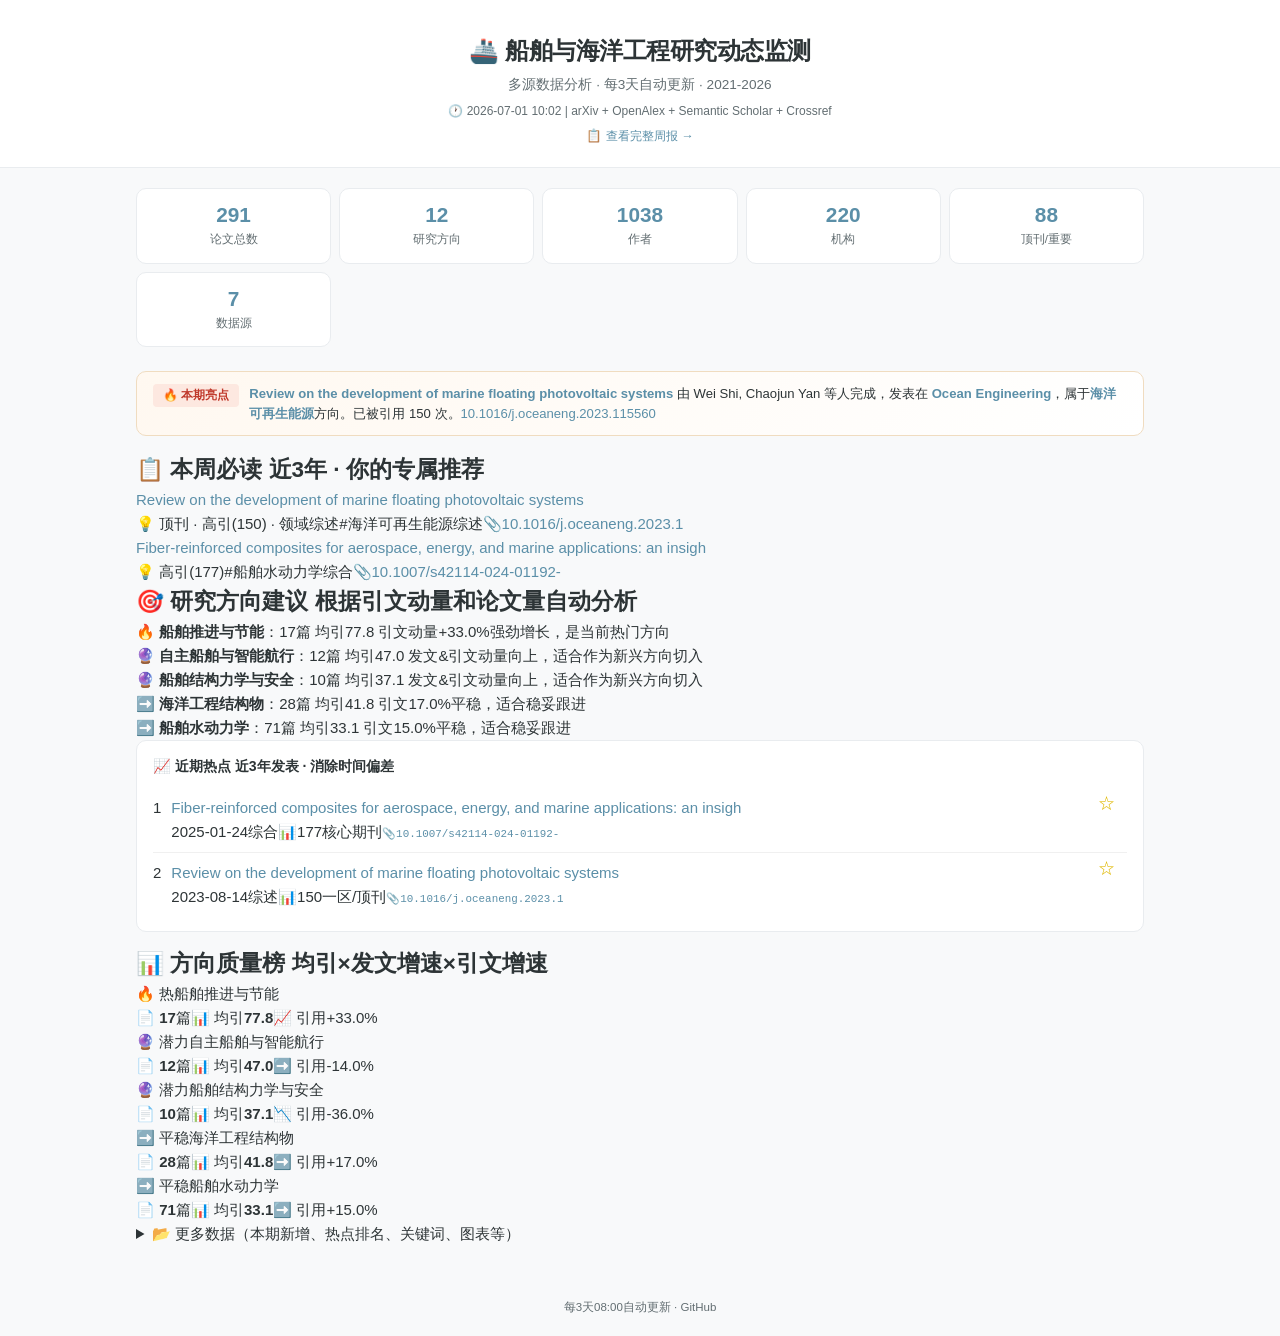
<file: index.html>
<!DOCTYPE html>
<html lang="zh-CN">
<head>
<meta charset="UTF-8"><meta name="viewport" content="width=device-width,initial-scale=1">
<title>船舶研究动态 · 统计看板</title>
<link rel="stylesheet" href="style.css">
<script src="chart.min.js"></script>
</head>
<body>
<header>
<h1>🚢 船舶与海洋工程研究动态监测</h1>
<p class="sub">多源数据分析 · 每3天自动更新 · 2021-2026</p>
<p class="meta">🕐 2026-07-01 10:02 | arXiv + OpenAlex + Semantic Scholar + Crossref</p>
<p style="text-align:center;font-size:.78rem;margin-top:6px"><a href="weekly.html">📋 查看完整周报 →</a></p>
</header>
<main>
<div class="stats-row"><div class="sc"><span class="n">291</span><span class="l">论文总数</span></div><div class="sc"><span class="n">12</span><span class="l">研究方向</span></div><div class="sc"><span class="n">1038</span><span class="l">作者</span></div><div class="sc"><span class="n">220</span><span class="l">机构</span></div><div class="sc"><span class="n">88</span><span class="l">顶刊/重要</span></div><div class="sc"><span class="n">7</span><span class="l">数据源</span></div></div>
<div class="hl"><span class="hl-badge">🔥 本期亮点</span><span class="hl-txt"><b><a href="https://doi.org/10.1016/j.oceaneng.2023.115560" target="_blank">Review on the development of marine floating photovoltaic systems</a></b> 由 Wei Shi, Chaojun Yan 等人完成，发表在 <b>Ocean Engineering</b>，属于<b>海洋可再生能源</b>方向。已被引用 150 次。<a href="https://doi.org/10.1016/j.oceaneng.2023.115560">10.1016/j.oceaneng.2023.115560</a></span></div>
<section class="rec-section rec-top"><h2>📋 本周必读 <span class="hint">近3年 · 你的专属推荐</span></h2><div class="rec-item" data-pid="https://doi.org/10.1016/j.oceaneng.2023.115560"><div class="rec-t"><a href="https://doi.org/10.1016/j.oceaneng.2023.115560" target="_blank">Review on the development of marine floating photovoltaic systems</a></div><div class="rec-m"><span class="rec-why">💡 顶刊 · 高引(150) · 领域综述</span><span class="rec-tag">#海洋可再生能源</span><span class="rec-pt">综述</span><a href="https://doi.org/10.1016/j.oceaneng.2023.115560" target="_blank">📎10.1016/j.oceaneng.2023.1</a></div></div><div class="rec-item" data-pid="https://doi.org/10.1007/s42114-024-01192-y"><div class="rec-t"><a href="https://doi.org/10.1007/s42114-024-01192-y" target="_blank">Fiber-reinforced composites for aerospace, energy, and marine applications: an insigh</a></div><div class="rec-m"><span class="rec-why">💡 高引(177)</span><span class="rec-tag">#船舶水动力学</span><span class="rec-pt">综合</span><a href="https://doi.org/10.1007/s42114-024-01192-y" target="_blank">📎10.1007/s42114-024-01192-</a></div></div></section>
<section class="quality-s"><h2>🎯 研究方向建议 <span class="hint">根据引文动量和论文量自动分析</span></h2><div class="advice-list"><div class="advice-item">🔥 <b>船舶推进与节能</b>：17篇 均引77.8 引文动量+33.0%强劲增长，是当前热门方向</div><div class="advice-item">🔮 <b>自主船舶与智能航行</b>：12篇 均引47.0 发文&引文动量向上，适合作为新兴方向切入</div><div class="advice-item">🔮 <b>船舶结构力学与安全</b>：10篇 均引37.1 发文&引文动量向上，适合作为新兴方向切入</div><div class="advice-item">➡️ <b>海洋工程结构物</b>：28篇 均引41.8 引文17.0%平稳，适合稳妥跟进</div><div class="advice-item">➡️ <b>船舶水动力学</b>：71篇 均引33.1 引文15.0%平稳，适合稳妥跟进</div></div></section>
<section class="kw-section"><h2>📈 近期热点 <span class="hint">近3年发表 · 消除时间偏差</span></h2><div class="hot-grid"><div class="hp hp-sm" data-pid="https://doi.org/10.1007/s42114-024-01192-y"><span class="hp-n">1</span><button class="bm-btn" onclick="toggleBm(this)" title="收藏">☆</button><div class="hp-b"><div class="hp-t"><a href="https://doi.org/10.1007/s42114-024-01192-y" target="_blank">Fiber-reinforced composites for aerospace, energy, and marine applications: an insigh</a></div><div class="hp-m"><span>2025-01-24</span><span class="pt 综合">综合</span><span class="ci">📊177</span><span class="rk">核心期刊</span><a href="https://doi.org/10.1007/s42114-024-01192-y" class="doi" target="_blank">📎10.1007/s42114-024-01192-</a></div></div></div><div class="hp hp-sm" data-pid="https://doi.org/10.1016/j.oceaneng.2023.115560"><span class="hp-n">2</span><button class="bm-btn" onclick="toggleBm(this)" title="收藏">☆</button><div class="hp-b"><div class="hp-t"><a href="https://doi.org/10.1016/j.oceaneng.2023.115560" target="_blank">Review on the development of marine floating photovoltaic systems</a></div><div class="hp-m"><span>2023-08-14</span><span class="pt 综述">综述</span><span class="ci">📊150</span><span class="rk">一区/顶刊</span><a href="https://doi.org/10.1016/j.oceaneng.2023.115560" class="doi" target="_blank">📎10.1016/j.oceaneng.2023.1</a></div></div></div></div></section>
<section class="quality-s"><h2>📊 方向质量榜 <span class="hint">均引×发文增速×引文增速</span></h2><div class="qi-grid"><div class="qi-item"><div class="qi-header"><span class="qp-badge q-hot">🔥 热</span><span class="qi-name" onclick="searchDir('船舶推进与节能')">船舶推进与节能</span></div><div class="qi-body"><span class="qi-stat">📄 <b>17</b>篇</span><span class="qi-stat">📊 均引<b>77.8</b></span><span class="qi-stat">📈 引用+33.0%</span></div></div><div class="qi-item"><div class="qi-header"><span class="qp-badge">🔮 潜力</span><span class="qi-name" onclick="searchDir('自主船舶与智能航行')">自主船舶与智能航行</span></div><div class="qi-body"><span class="qi-stat">📄 <b>12</b>篇</span><span class="qi-stat">📊 均引<b>47.0</b></span><span class="qi-stat">➡️ 引用-14.0%</span></div></div><div class="qi-item"><div class="qi-header"><span class="qp-badge">🔮 潜力</span><span class="qi-name" onclick="searchDir('船舶结构力学与安全')">船舶结构力学与安全</span></div><div class="qi-body"><span class="qi-stat">📄 <b>10</b>篇</span><span class="qi-stat">📊 均引<b>37.1</b></span><span class="qi-stat">📉 引用-36.0%</span></div></div><div class="qi-item"><div class="qi-header"><span class="qp-badge q-flat">➡️ 平稳</span><span class="qi-name" onclick="searchDir('海洋工程结构物')">海洋工程结构物</span></div><div class="qi-body"><span class="qi-stat">📄 <b>28</b>篇</span><span class="qi-stat">📊 均引<b>41.8</b></span><span class="qi-stat">➡️ 引用+17.0%</span></div></div><div class="qi-item"><div class="qi-header"><span class="qp-badge q-flat">➡️ 平稳</span><span class="qi-name" onclick="searchDir('船舶水动力学')">船舶水动力学</span></div><div class="qi-body"><span class="qi-stat">📄 <b>71</b>篇</span><span class="qi-stat">📊 均引<b>33.1</b></span><span class="qi-stat">➡️ 引用+15.0%</span></div></div></div></section>
<details><summary class="more-toggle">📂 更多数据（本期新增、热点排名、关键词、图表等）</summary>
<section class="new-section"><h2>📰 本期新增 <span class="new-count">20篇</span></h2><div class="hp" data-pid="http://arxiv.org/abs/2606.22638v1"><span class="new-badge">🆕</span><div class="hp-b"><div class="hp-t"><a href="http://arxiv.org/abs/2606.22638v1" target="_blank">Bi-stable Nonlinear Energy Sinks (BNESs) for Response Mitigation and Drag Reduction of Sub</a></div><div class="hp-m"><span>2026-06-21</span><span class="ci">📊0</span><span class="rk">预印本</span><a href="https://doi.org/10.48550/arXiv.2606.22638" class="doi" target="_blank">10.48550/arXiv.2606.22638</a></div></div></div><div class="hp" data-pid="http://arxiv.org/abs/2606.31216v1"><span class="new-badge">🆕</span><div class="hp-b"><div class="hp-t"><a href="http://arxiv.org/abs/2606.31216v1" target="_blank">Information-Aided DVL Calibration</a></div><div class="hp-m"><span>2026-06-30</span><span class="ci">📊0</span><span class="rk">预印本</span><a href="https://doi.org/10.48550/arXiv.2606.31216" class="doi" target="_blank">10.48550/arXiv.2606.31216</a></div></div></div><div class="hp" data-pid="http://arxiv.org/abs/2606.31654v1"><span class="new-badge">🆕</span><div class="hp-b"><div class="hp-t"><a href="http://arxiv.org/abs/2606.31654v1" target="_blank">DynFly: Dynamic-Aware Continuous Trajectory Generation for UAV Vision-Language Navigation </a></div><div class="hp-m"><span>2026-06-30</span><span class="ci">📊0</span><span class="rk">预印本</span><a href="https://doi.org/10.48550/arXiv.2606.31654" class="doi" target="_blank">10.48550/arXiv.2606.31654</a></div></div></div><div class="hp" data-pid="http://arxiv.org/abs/2606.18927v1"><span class="new-badge">🆕</span><div class="hp-b"><div class="hp-t"><a href="http://arxiv.org/abs/2606.18927v1" target="_blank">APU-Accelerated Large Eddy Simulation with the Discontinuous Galerkin Solver GALÆXI</a></div><div class="hp-m"><span>2026-06-17</span><span class="ci">📊0</span><span class="rk">预印本</span><a href="https://doi.org/10.48550/arXiv.2606.18927" class="doi" target="_blank">10.48550/arXiv.2606.18927</a></div></div></div><div class="hp" data-pid="http://arxiv.org/abs/2606.27597v1"><span class="new-badge">🆕</span><div class="hp-b"><div class="hp-t"><a href="http://arxiv.org/abs/2606.27597v1" target="_blank">Toward a Universal Framework for the Internal Gravity Wave Spectrum</a></div><div class="hp-m"><span>2026-06-25</span><span class="ci">📊0</span><span class="rk">预印本</span><a href="https://doi.org/10.48550/arXiv.2606.27597" class="doi" target="_blank">10.48550/arXiv.2606.27597</a></div></div></div><div class="hp" data-pid="http://arxiv.org/abs/2606.25751v1"><span class="new-badge">🆕</span><div class="hp-b"><div class="hp-t"><a href="http://arxiv.org/abs/2606.25751v1" target="_blank">A Novel Methodology for Evaluating Positive Phase Blast Wave Loading Parameters Using High</a></div><div class="hp-m"><span>2026-06-24</span><span class="ci">📊0</span><span class="rk">预印本</span><a href="https://doi.org/10.48550/arXiv.2606.25751" class="doi" target="_blank">10.48550/arXiv.2606.25751</a></div></div></div><div class="hp" data-pid="http://arxiv.org/abs/2606.31613v1"><span class="new-badge">🆕</span><div class="hp-b"><div class="hp-t"><a href="http://arxiv.org/abs/2606.31613v1" target="_blank">Robust Autonomous UAV Landing on Maritime Platforms via Multimodal Agentic AI and Active W</a></div><div class="hp-m"><span>2026-06-30</span><span class="ci">📊0</span><span class="rk">预印本</span><a href="https://doi.org/10.48550/arXiv.2606.31613" class="doi" target="_blank">10.48550/arXiv.2606.31613</a></div></div></div><div class="hp" data-pid="https://www.semanticscholar.org/paper/f287f3d9c9f44a9d0a02008df16710d24025e048"><span class="new-badge">🆕</span><div class="hp-b"><div class="hp-t"><a href="https://www.semanticscholar.org/paper/f287f3d9c9f44a9d0a02008df16710d24025e048" target="_blank">Assessment of the ultimate and residual strength of a ship's hull</a></div><div class="hp-m"><span>2026-06-21</span><span class="ci">📊0</span><span class="rk">核心期刊</span><a href="https://doi.org/10.37890/jwt.vi87.697" class="doi" target="_blank">10.37890/jwt.vi87.697</a></div></div></div></section>
<div class="charts-row">
<div class="cc"><h2>📊 研究方向分布</h2><div class="cw"><canvas id="c1"></canvas></div></div>
<div class="cc"><h2>📈 发文趋势</h2><div class="cw"><canvas id="c2"></canvas></div></div>
<div class="cc"><h2>🏆 期刊等级</h2><div class="cw"><canvas id="c3"></canvas></div></div>
</div>
<section class="hot"><h2>🔥 热点论文 · 综合排名</h2><p class="hint">引用+时效加权（全场）</p><div class="hp" data-pid="https://doi.org/10.3390/jmse9040415"><span class="hp-n">1</span><button class="bm-btn" onclick="toggleBm(this)" title="收藏">☆</button><div class="hp-b"><div class="hp-t"><a href="https://doi.org/10.3390/jmse9040415" target="_blank">Decarbonization in Shipping Industry: A Review of Research, Technology Development, and In</a></div><div class="hp-m"><span>2021-04-13</span><span class="ci">📊291</span><span class="rk">核心期刊</span><a href="https://doi.org/10.3390/jmse9040415" class="doi" target="_blank">10.3390/jmse9040415</a></div></div></div><div class="hp" data-pid="https://doi.org/10.1109/tpel.2021.3128417"><span class="hp-n">2</span><button class="bm-btn" onclick="toggleBm(this)" title="收藏">☆</button><div class="hp-b"><div class="hp-t"><a href="https://doi.org/10.1109/tpel.2021.3128417" target="_blank">A Review of DC Shipboard Microgrids—Part I: Power Architectures, Energy Storage, and Power</a></div><div class="hp-m"><span>2021-11-16</span><span class="ci">📊235</span><span class="rk">核心期刊</span><a href="https://doi.org/10.1109/tpel.2021.3128417" class="doi" target="_blank">10.1109/tpel.2021.3128417</a></div></div></div><div class="hp" data-pid="https://doi.org/10.1007/s42114-024-01192-y"><span class="hp-n">3</span><button class="bm-btn" onclick="toggleBm(this)" title="收藏">☆</button><div class="hp-b"><div class="hp-t"><a href="https://doi.org/10.1007/s42114-024-01192-y" target="_blank">Fiber-reinforced composites for aerospace, energy, and marine applications: an insight int</a></div><div class="hp-m"><span>2025-01-24</span><span class="ci">📊177</span><span class="rk">核心期刊</span><a href="https://doi.org/10.1007/s42114-024-01192-y" class="doi" target="_blank">10.1007/s42114-024-01192-y</a></div></div></div><div class="hp" data-pid="https://doi.org/10.3390/jmse9091020"><span class="hp-n">4</span><button class="bm-btn" onclick="toggleBm(this)" title="收藏">☆</button><div class="hp-b"><div class="hp-t"><a href="https://doi.org/10.3390/jmse9091020" target="_blank">AUV Trajectory Tracking Models and Control Strategies: A Review</a></div><div class="hp-m"><span>2021-09-17</span><span class="ci">📊174</span><span class="rk">核心期刊</span><a href="https://doi.org/10.3390/jmse9091020" class="doi" target="_blank">10.3390/jmse9091020</a></div></div></div><div class="hp" data-pid="https://doi.org/10.3390/jmse10091222"><span class="hp-n">5</span><button class="bm-btn" onclick="toggleBm(this)" title="收藏">☆</button><div class="hp-b"><div class="hp-t"><a href="https://doi.org/10.3390/jmse10091222" target="_blank">An Extensive Review of Liquid Hydrogen in Transportation with Focus on the Maritime Sector</a></div><div class="hp-m"><span>2022-09-01</span><span class="ci">📊173</span><span class="rk">核心期刊</span><a href="https://doi.org/10.3390/jmse10091222" class="doi" target="_blank">10.3390/jmse10091222</a></div></div></div><div class="hp" data-pid="https://doi.org/10.1016/j.apenergy.2021.117100"><span class="hp-n">6</span><button class="bm-btn" onclick="toggleBm(this)" title="收藏">☆</button><div class="hp-b"><div class="hp-t"><a href="https://doi.org/10.1016/j.apenergy.2021.117100" target="_blank">Geometric optimisation of wave energy conversion devices: A survey</a></div><div class="hp-m"><span>2021-05-26</span><span class="ci">📊163</span><span class="rk">一区/顶刊</span><a href="https://doi.org/10.1016/j.apenergy.2021.117100" class="doi" target="_blank">10.1016/j.apenergy.2021.117100</a></div></div></div><div class="hp" data-pid="https://doi.org/10.3390/en16010002"><span class="hp-n">7</span><button class="bm-btn" onclick="toggleBm(this)" title="收藏">☆</button><div class="hp-b"><div class="hp-t"><a href="https://doi.org/10.3390/en16010002" target="_blank">Floating Offshore Wind Turbines: Current Status and Future Prospects</a></div><div class="hp-m"><span>2022-12-20</span><span class="ci">📊158</span><span class="rk">核心期刊</span><a href="https://doi.org/10.3390/en16010002" class="doi" target="_blank">10.3390/en16010002</a></div></div></div><div class="hp" data-pid="https://doi.org/10.1016/j.oceaneng.2023.114670"><span class="hp-n">8</span><button class="bm-btn" onclick="toggleBm(this)" title="收藏">☆</button><div class="hp-b"><div class="hp-t"><a href="https://doi.org/10.1016/j.oceaneng.2023.114670" target="_blank">Review of current regulations, available technologies, and future trends in the green ship</a></div><div class="hp-m"><span>2023-05-11</span><span class="ci">📊157</span><span class="rk">一区/顶刊</span><a href="https://doi.org/10.1016/j.oceaneng.2023.114670" class="doi" target="_blank">10.1016/j.oceaneng.2023.114670</a></div></div></div><div class="hp" data-pid="https://doi.org/10.1016/j.oceaneng.2023.115560"><span class="hp-n">9</span><button class="bm-btn" onclick="toggleBm(this)" title="收藏">☆</button><div class="hp-b"><div class="hp-t"><a href="https://doi.org/10.1016/j.oceaneng.2023.115560" target="_blank">Review on the development of marine floating photovoltaic systems</a></div><div class="hp-m"><span>2023-08-14</span><span class="ci">📊150</span><span class="rk">一区/顶刊</span><a href="https://doi.org/10.1016/j.oceaneng.2023.115560" class="doi" target="_blank">10.1016/j.oceaneng.2023.115560</a></div></div></div><div class="hp" data-pid="https://doi.org/10.3390/polym13020173"><span class="hp-n">10</span><button class="bm-btn" onclick="toggleBm(this)" title="收藏">☆</button><div class="hp-b"><div class="hp-t"><a href="https://doi.org/10.3390/polym13020173" target="_blank">Mechanical Properties of Protective Coatings against Marine Fouling: A Review</a></div><div class="hp-m"><span>2021-01-06</span><span class="ci">📊137</span><span class="rk">核心期刊</span><a href="https://doi.org/10.3390/polym13020173" class="doi" target="_blank">10.3390/polym13020173</a></div></div></div></section>
<section class="kw-section"><h2>🔍 研究热度关键词 Top 10</h2><div class="kw-grid"><div class="kw-item"><div class="kw-name">CFD模拟<span class="gr-down">📉</span></div><div class="kw-count">48</div><div class="kw-trend"><div class="kw-bar"><span class="kw-y">2021</span><div class="kw-fill-w"><div class="kw-fill" style="width:88%"></div></div><span class="kw-c">8</span></div><div class="kw-bar"><span class="kw-y">2022</span><div class="kw-fill-w"><div class="kw-fill" style="width:66%"></div></div><span class="kw-c">6</span></div><div class="kw-bar"><span class="kw-y">2023</span><div class="kw-fill-w"><div class="kw-fill" style="width:100%"></div></div><span class="kw-c">9</span></div><div class="kw-bar"><span class="kw-y">2024</span><div class="kw-fill-w"><div class="kw-fill" style="width:100%"></div></div><span class="kw-c">9</span></div><div class="kw-bar"><span class="kw-y">2025</span><div class="kw-fill-w"><div class="kw-fill" style="width:22%"></div></div><span class="kw-c">2</span></div><div class="kw-bar"><span class="kw-y">2026</span><div class="kw-fill-w"><div class="kw-fill" style="width:77%"></div></div><span class="kw-c">7</span></div></div></div><div class="kw-item"><div class="kw-name">粘性流<span class="gr-up">📈</span></div><div class="kw-count">25</div><div class="kw-trend"><div class="kw-bar"><span class="kw-y">2021</span><div class="kw-fill-w"><div class="kw-fill" style="width:66%"></div></div><span class="kw-c">4</span></div><div class="kw-bar"><span class="kw-y">2022</span><div class="kw-fill-w"><div class="kw-fill" style="width:16%"></div></div><span class="kw-c">1</span></div><div class="kw-bar"><span class="kw-y">2023</span><div class="kw-fill-w"><div class="kw-fill" style="width:66%"></div></div><span class="kw-c">4</span></div><div class="kw-bar"><span class="kw-y">2024</span><div class="kw-fill-w"><div class="kw-fill" style="width:100%"></div></div><span class="kw-c">6</span></div><div class="kw-bar"><span class="kw-y">2026</span><div class="kw-fill-w"><div class="kw-fill" style="width:83%"></div></div><span class="kw-c">5</span></div></div></div><div class="kw-item"><div class="kw-name">导航定位<span class="gr-down">📉</span></div><div class="kw-count">17</div><div class="kw-trend"><div class="kw-bar"><span class="kw-y">2022</span><div class="kw-fill-w"><div class="kw-fill" style="width:100%"></div></div><span class="kw-c">4</span></div><div class="kw-bar"><span class="kw-y">2023</span><div class="kw-fill-w"><div class="kw-fill" style="width:100%"></div></div><span class="kw-c">4</span></div><div class="kw-bar"><span class="kw-y">2024</span><div class="kw-fill-w"><div class="kw-fill" style="width:25%"></div></div><span class="kw-c">1</span></div><div class="kw-bar"><span class="kw-y">2025</span><div class="kw-fill-w"><div class="kw-fill" style="width:50%"></div></div><span class="kw-c">2</span></div><div class="kw-bar"><span class="kw-y">2026</span><div class="kw-fill-w"><div class="kw-fill" style="width:50%"></div></div><span class="kw-c">2</span></div></div></div><div class="kw-item"><div class="kw-name">耐波性<span class="gr-down">📉</span></div><div class="kw-count">11</div><div class="kw-trend"><div class="kw-bar"><span class="kw-y">2021</span><div class="kw-fill-w"><div class="kw-fill" style="width:50%"></div></div><span class="kw-c">2</span></div><div class="kw-bar"><span class="kw-y">2022</span><div class="kw-fill-w"><div class="kw-fill" style="width:100%"></div></div><span class="kw-c">4</span></div><div class="kw-bar"><span class="kw-y">2023</span><div class="kw-fill-w"><div class="kw-fill" style="width:75%"></div></div><span class="kw-c">3</span></div><div class="kw-bar"><span class="kw-y">2024</span><div class="kw-fill-w"><div class="kw-fill" style="width:25%"></div></div><span class="kw-c">1</span></div><div class="kw-bar"><span class="kw-y">2026</span><div class="kw-fill-w"><div class="kw-fill" style="width:25%"></div></div><span class="kw-c">1</span></div></div></div><div class="kw-item"><div class="kw-name">CFD方法<span class="gr-up">📈</span></div><div class="kw-count">10</div><div class="kw-trend"><div class="kw-bar"><span class="kw-y">2021</span><div class="kw-fill-w"><div class="kw-fill" style="width:66%"></div></div><span class="kw-c">2</span></div><div class="kw-bar"><span class="kw-y">2022</span><div class="kw-fill-w"><div class="kw-fill" style="width:33%"></div></div><span class="kw-c">1</span></div><div class="kw-bar"><span class="kw-y">2023</span><div class="kw-fill-w"><div class="kw-fill" style="width:66%"></div></div><span class="kw-c">2</span></div><div class="kw-bar"><span class="kw-y">2024</span><div class="kw-fill-w"><div class="kw-fill" style="width:33%"></div></div><span class="kw-c">1</span></div><div class="kw-bar"><span class="kw-y">2026</span><div class="kw-fill-w"><div class="kw-fill" style="width:100%"></div></div><span class="kw-c">3</span></div></div></div><div class="kw-item"><div class="kw-name">操纵性<span class="gr-down">📉</span></div><div class="kw-count">10</div><div class="kw-trend"><div class="kw-bar"><span class="kw-y">2021</span><div class="kw-fill-w"><div class="kw-fill" style="width:50%"></div></div><span class="kw-c">2</span></div><div class="kw-bar"><span class="kw-y">2022</span><div class="kw-fill-w"><div class="kw-fill" style="width:100%"></div></div><span class="kw-c">4</span></div><div class="kw-bar"><span class="kw-y">2023</span><div class="kw-fill-w"><div class="kw-fill" style="width:25%"></div></div><span class="kw-c">1</span></div><div class="kw-bar"><span class="kw-y">2026</span><div class="kw-fill-w"><div class="kw-fill" style="width:25%"></div></div><span class="kw-c">1</span></div></div></div><div class="kw-item"><div class="kw-name">编队控制<span class="gr-flat">➡️</span></div><div class="kw-count">7</div><div class="kw-trend"><div class="kw-bar"><span class="kw-y">2021</span><div class="kw-fill-w"><div class="kw-fill" style="width:50%"></div></div><span class="kw-c">1</span></div><div class="kw-bar"><span class="kw-y">2023</span><div class="kw-fill-w"><div class="kw-fill" style="width:100%"></div></div><span class="kw-c">2</span></div><div class="kw-bar"><span class="kw-y">2025</span><div class="kw-fill-w"><div class="kw-fill" style="width:50%"></div></div><span class="kw-c">1</span></div><div class="kw-bar"><span class="kw-y">2026</span><div class="kw-fill-w"><div class="kw-fill" style="width:100%"></div></div><span class="kw-c">2</span></div></div></div><div class="kw-item"><div class="kw-name">立管与锚泊<span class="gr-up">📈</span></div><div class="kw-count">7</div><div class="kw-trend"><div class="kw-bar"><span class="kw-y">2021</span><div class="kw-fill-w"><div class="kw-fill" style="width:50%"></div></div><span class="kw-c">1</span></div><div class="kw-bar"><span class="kw-y">2023</span><div class="kw-fill-w"><div class="kw-fill" style="width:100%"></div></div><span class="kw-c">2</span></div><div class="kw-bar"><span class="kw-y">2024</span><div class="kw-fill-w"><div class="kw-fill" style="width:100%"></div></div><span class="kw-c">2</span></div><div class="kw-bar"><span class="kw-y">2025</span><div class="kw-fill-w"><div class="kw-fill" style="width:100%"></div></div><span class="kw-c">2</span></div></div></div><div class="kw-item"><div class="kw-name">平台设计<span class="gr-up">📈</span></div><div class="kw-count">7</div><div class="kw-trend"><div class="kw-bar"><span class="kw-y">2021</span><div class="kw-fill-w"><div class="kw-fill" style="width:50%"></div></div><span class="kw-c">1</span></div><div class="kw-bar"><span class="kw-y">2022</span><div class="kw-fill-w"><div class="kw-fill" style="width:50%"></div></div><span class="kw-c">1</span></div><div class="kw-bar"><span class="kw-y">2023</span><div class="kw-fill-w"><div class="kw-fill" style="width:100%"></div></div><span class="kw-c">2</span></div><div class="kw-bar"><span class="kw-y">2024</span><div class="kw-fill-w"><div class="kw-fill" style="width:100%"></div></div><span class="kw-c">2</span></div><div class="kw-bar"><span class="kw-y">2025</span><div class="kw-fill-w"><div class="kw-fill" style="width:50%"></div></div><span class="kw-c">1</span></div></div></div><div class="kw-item"><div class="kw-name">排放控制<span class="gr-flat">➡️</span></div><div class="kw-count">5</div><div class="kw-trend"><div class="kw-bar"><span class="kw-y">2021</span><div class="kw-fill-w"><div class="kw-fill" style="width:100%"></div></div><span class="kw-c">2</span></div><div class="kw-bar"><span class="kw-y">2022</span><div class="kw-fill-w"><div class="kw-fill" style="width:50%"></div></div><span class="kw-c">1</span></div><div class="kw-bar"><span class="kw-y">2024</span><div class="kw-fill-w"><div class="kw-fill" style="width:100%"></div></div><span class="kw-c">2</span></div></div></div></div></section>
<section class="country-s"><h2>🌏 地域分布 · 国内 vs 国外</h2><div class="country-grid"><div class="cg-item intl"><span class="cg-flag">🌍</span><span class="cg-name">国外</span><span class="cg-count">278篇</span><span class="cg-insts">191个机构</span></div><div class="country-bar-inner"><div class="cbar intl" style="width:100.0%"></div><div class="cbar cn" style="width:20.1%"></div></div><div class="cg-item cn"><span class="cg-flag">🇨🇳</span><span class="cg-name">国内</span><span class="cg-count">56篇</span><span class="cg-insts">29个机构</span></div></div></section>
<section class="ai-s"><h2>🏫 高产机构 Top 15</h2><div class="ai-l"><div class="ai-item"><a href="#" onclick="searchBy('University of Strathclyde');return false" class="ai-name">University of Strathclyde</a><span class="ai-count">12</span></div>
<div class="ai-item"><a href="#" onclick="searchBy('University of Lisbon');return false" class="ai-name">University of Lisbon</a><span class="ai-count">9</span></div>
<div class="ai-item"><a href="#" onclick="searchBy('Jiangsu University of Science and Technology');return false" class="ai-name">Jiangsu University of Science and Technology</a><span class="ai-count">7</span></div>
<div class="ai-item"><a href="#" onclick="searchBy('Shanghai Ocean University');return false" class="ai-name">Shanghai Ocean University</a><span class="ai-count">6</span></div>
<div class="ai-item"><a href="#" onclick="searchBy('Technical University of Denmark');return false" class="ai-name">Technical University of Denmark</a><span class="ai-count">6</span></div>
<div class="ai-item"><a href="#" onclick="searchBy('University of Stavanger');return false" class="ai-name">University of Stavanger</a><span class="ai-count">5</span></div>
<div class="ai-item"><a href="#" onclick="searchBy('Liverpool John Moores University');return false" class="ai-name">Liverpool John Moores University</a><span class="ai-count">5</span></div>
<div class="ai-item"><a href="#" onclick="searchBy('Dalian University of Technology');return false" class="ai-name">Dalian University of Technology</a><span class="ai-count">5</span></div>
<div class="ai-item"><a href="#" onclick="searchBy('Norwegian University of Science and Technology');return false" class="ai-name">Norwegian University of Science and Technology</a><span class="ai-count">5</span></div>
<div class="ai-item"><a href="#" onclick="searchBy('Shanghai Jiao Tong University');return false" class="ai-name">Shanghai Jiao Tong University</a><span class="ai-count">4</span></div>
<div class="ai-item"><a href="#" onclick="searchBy('Delft University of Technology');return false" class="ai-name">Delft University of Technology</a><span class="ai-count">4</span></div>
<div class="ai-item"><a href="#" onclick="searchBy('University of California');return false" class="ai-name">University of California</a><span class="ai-count">4</span></div>
<div class="ai-item"><a href="#" onclick="searchBy('Dalian Maritime University');return false" class="ai-name">Dalian Maritime University</a><span class="ai-count">4</span></div>
<div class="ai-item"><a href="#" onclick="searchBy('Wuhan University of Technology');return false" class="ai-name">Wuhan University of Technology</a><span class="ai-count">4</span></div>
<div class="ai-item"><a href="#" onclick="searchBy('Aalto University');return false" class="ai-name">Aalto University</a><span class="ai-count">4</span></div>
</div></section>
<section class="cross-s"><h2>🏛️ 机构×方向 矩阵 <span class="hint">论文数</span></h2><table class="cross-tbl"><thead><tr><th>机构</th><th>船舶水动力学</th><th>船舶综合</th><th>水下航行器与海洋机器人</th><th>海洋可再生能源</th><th>海洋工程结构物</th><th>船舶推进与节能</th></tr></thead><tbody><tr><td class="ci-name">University of Strathclyde</td><td class="ci-n">3</td><td class="ci-n">2</td><td class="ci-n"><span class="ci-0">-</span></td><td class="ci-n">2</td><td class="ci-n">2</td><td class="ci-n"><span class="ci-0">-</span></td></tr><tr><td class="ci-name">University of Lisbon</td><td class="ci-n">6</td><td class="ci-n"><span class="ci-0">-</span></td><td class="ci-n"><span class="ci-0">-</span></td><td class="ci-n"><span class="ci-0">-</span></td><td class="ci-n"><span class="ci-0">-</span></td><td class="ci-n"><span class="ci-0">-</span></td></tr><tr><td class="ci-name">Jiangsu University of Sci</td><td class="ci-n">4</td><td class="ci-n"><span class="ci-0">-</span></td><td class="ci-n"><span class="ci-0">-</span></td><td class="ci-n"><span class="ci-0">-</span></td><td class="ci-n"><span class="ci-0">-</span></td><td class="ci-n"><span class="ci-0">-</span></td></tr><tr><td class="ci-name">Shanghai Ocean University</td><td class="ci-n">2</td><td class="ci-n"><span class="ci-0">-</span></td><td class="ci-n"><span class="ci-0">-</span></td><td class="ci-n">2</td><td class="ci-n">2</td><td class="ci-n"><span class="ci-0">-</span></td></tr><tr><td class="ci-name">Technical University of D</td><td class="ci-n"><span class="ci-0">-</span></td><td class="ci-n">2</td><td class="ci-n"><span class="ci-0">-</span></td><td class="ci-n"><span class="ci-0">-</span></td><td class="ci-n"><span class="ci-0">-</span></td><td class="ci-n"><span class="ci-0">-</span></td></tr><tr><td class="ci-name">University of Stavanger</td><td class="ci-n"><span class="ci-0">-</span></td><td class="ci-n"><span class="ci-0">-</span></td><td class="ci-n"><span class="ci-0">-</span></td><td class="ci-n">2</td><td class="ci-n">2</td><td class="ci-n"><span class="ci-0">-</span></td></tr><tr><td class="ci-name">Liverpool John Moores Uni</td><td class="ci-n"><span class="ci-0">-</span></td><td class="ci-n"><span class="ci-0">-</span></td><td class="ci-n"><span class="ci-0">-</span></td><td class="ci-n"><span class="ci-0">-</span></td><td class="ci-n"><span class="ci-0">-</span></td><td class="ci-n"><span class="ci-0">-</span></td></tr><tr><td class="ci-name">Dalian University of Tech</td><td class="ci-n"><span class="ci-0">-</span></td><td class="ci-n"><span class="ci-0">-</span></td><td class="ci-n"><span class="ci-0">-</span></td><td class="ci-n">3</td><td class="ci-n">2</td><td class="ci-n"><span class="ci-0">-</span></td></tr><tr><td class="ci-name">Norwegian University of S</td><td class="ci-n"><span class="ci-0">-</span></td><td class="ci-n"><span class="ci-0">-</span></td><td class="ci-n"><span class="ci-0">-</span></td><td class="ci-n"><span class="ci-0">-</span></td><td class="ci-n"><span class="ci-0">-</span></td><td class="ci-n"><span class="ci-0">-</span></td></tr><tr><td class="ci-name">Shanghai Jiao Tong Univer</td><td class="ci-n">3</td><td class="ci-n"><span class="ci-0">-</span></td><td class="ci-n"><span class="ci-0">-</span></td><td class="ci-n"><span class="ci-0">-</span></td><td class="ci-n"><span class="ci-0">-</span></td><td class="ci-n"><span class="ci-0">-</span></td></tr></tbody></table>
</section>
<section class="ai-s"><h2>👨‍🔬 活跃作者 Top 12</h2><div class="ai-l"><div class="ai-item"><a href="#" onclick="searchBy('C. Guedes Soares');return false" class="ai-name">C. Guedes Soares</a><span class="ai-count">8</span></div>
<div class="ai-item"><a href="#" onclick="searchBy('Oleg Gaidai');return false" class="ai-name">Oleg Gaidai</a><span class="ai-count">6</span></div>
<div class="ai-item"><a href="#" onclick="searchBy('Andrea Serani');return false" class="ai-name">Andrea Serani</a><span class="ai-count">4</span></div>
<div class="ai-item"><a href="#" onclick="searchBy('Mingsheng Chen');return false" class="ai-name">Mingsheng Chen</a><span class="ai-count">4</span></div>
<div class="ai-item"><a href="#" onclick="searchBy('Itzik Klein');return false" class="ai-name">Itzik Klein</a><span class="ai-count">3</span></div>
<div class="ai-item"><a href="#" onclick="searchBy('Harry B. Bingham');return false" class="ai-name">Harry B. Bingham</a><span class="ai-count">3</span></div>
<div class="ai-item"><a href="#" onclick="searchBy('Yihan Xing');return false" class="ai-name">Yihan Xing</a><span class="ai-count">3</span></div>
<div class="ai-item"><a href="#" onclick="searchBy('Fuxi Zhang');return false" class="ai-name">Fuxi Zhang</a><span class="ai-count">3</span></div>
<div class="ai-item"><a href="#" onclick="searchBy('Yu Cao');return false" class="ai-name">Yu Cao</a><span class="ai-count">3</span></div>
<div class="ai-item"><a href="#" onclick="searchBy('Luofeng Huang');return false" class="ai-name">Luofeng Huang</a><span class="ai-count">3</span></div>
<div class="ai-item"><a href="#" onclick="searchBy('Saverio E. Spagnolie');return false" class="ai-name">Saverio E. Spagnolie</a><span class="ai-count">2</span></div>
<div class="ai-item"><a href="#" onclick="searchBy('Eric Lauga');return false" class="ai-name">Eric Lauga</a><span class="ai-count">2</span></div>
</div></section>
<section class="detail"><h2>📋 研究方向详情</h2>
<div class="df"><button class="df-btn active" data-dir="all" onclick="filterDir('all')">📌 全部</button><button class="df-btn" data-dir="⭐bookmark" onclick="filterDir('⭐bookmark')">⭐ 收藏</button><button class="df-btn" data-dir="船舶水动力学" onclick="filterDir(this.getAttribute('data-dir'))" style="border-left:3px solid #5B8FA8">船舶水动力学</button><button class="df-btn" data-dir="船舶综合" onclick="filterDir(this.getAttribute('data-dir'))" style="border-left:3px solid #7BA9A0">船舶综合</button><button class="df-btn" data-dir="水下航行器与海洋机器人" onclick="filterDir(this.getAttribute('data-dir'))" style="border-left:3px solid #B5A88D">水下航行器与海洋机器人</button><button class="df-btn" data-dir="海洋可再生能源" onclick="filterDir(this.getAttribute('data-dir'))" style="border-left:3px solid #C98B7A">海洋可再生能源</button><button class="df-btn" data-dir="海洋工程结构物" onclick="filterDir(this.getAttribute('data-dir'))" style="border-left:3px solid #A88BAB">海洋工程结构物</button><button class="df-btn" data-dir="船舶推进与节能" onclick="filterDir(this.getAttribute('data-dir'))" style="border-left:3px solid #8FAB8F">船舶推进与节能</button><button class="df-btn" data-dir="船舶与海洋工程数值方法" onclick="filterDir(this.getAttribute('data-dir'))" style="border-left:3px solid #C9A88D">船舶与海洋工程数值方法</button><button class="df-btn" data-dir="自主船舶与智能航行" onclick="filterDir(this.getAttribute('data-dir'))" style="border-left:3px solid #7FA8C9">自主船舶与智能航行</button><button class="df-btn" data-dir="船舶结构力学与安全" onclick="filterDir(this.getAttribute('data-dir'))" style="border-left:3px solid #B58F8F">船舶结构力学与安全</button><button class="df-btn" data-dir="船舶智能制造" onclick="filterDir(this.getAttribute('data-dir'))" style="border-left:3px solid #8FA8A8">船舶智能制造</button><button class="df-btn" data-dir="船舶设计与优化" onclick="filterDir(this.getAttribute('data-dir'))" style="border-left:3px solid #5B8FA8">船舶设计与优化</button><button class="df-btn" data-dir="船舶噪声与水下辐射" onclick="filterDir(this.getAttribute('data-dir'))" style="border-left:3px solid #7BA9A0">船舶噪声与水下辐射</button></div>
<div class="search-bar">
<input type="text" id="ps" class="ps-input" placeholder="🔍 搜论文标题/作者..." oninput="uf()">
<select id="yrf" class="sf" onchange="uf()"><option value="all">📅 全部年份</option><option value="2026">2026</option><option value="2025">2025</option><option value="2024">2024</option><option value="2023">2023</option><option value="2022">2022</option><option value="2021">2021</option></select>
<select id="jrf" class="sf" onchange="uf()"><option value="all">🏆 全部期刊</option><option value="一区/顶刊">一区/顶刊</option><option value="二区/重要">二区/重要</option><option value="核心期刊">核心期刊</option><option value="预印本">预印本</option><option value="其他">其他</option></select>
<span class="result-count" id="rc"></span>
</div>
<div id="fs" class="filter-summary" style="display:none"></div>
<div id="fr" class="filter-results"></div>
<div class="tf"><input type="text" id="ts" placeholder="🔍 搜研究方向..." oninput="ft()"></div>
<div class="ts"><div class="th" onclick="tt(this)"><span class="dot" style="background:#5B8FA8"></span><span class="tn">船舶水动力学</span><span class="tc">71篇</span><span class="ti">均引33.1 | ➡️15.0%</span><span class="tic">▸</span></div><div class="tb" style="display:none"><div class="pi" data-pid="https://doi.org/10.1109/tpel.2021.3128417" data-year="2021" data-jrank="核心期刊"><div class="pi-t"><button class="bm-btn" onclick="toggleBm(this)" title="收藏">☆</button> <a href="https://doi.org/10.1109/tpel.2021.3128417" target="_blank">A Review of DC Shipboard Microgrids—Part I: Power Architectures, Energy Storage,</a></div><div class="pi-m"><span>2021-11-16</span><span><a href="#" onclick="searchBy('Luona Xu');return false" clas</span><span class="pt 综述">综述</span><span class="sk">#CFD模拟</span><span class="ci">📊235</span><span class="inst">🏛️ <a href="#" onclick="searchBy('King Abdulaziz University');return false" class="au-link">King Abdulaziz University</a></span><a href="https://doi.org/10.1109/tpel.2021.3128417" class="doi">📎10.1109/tpel.2021.3128417</a></div></div><div class="pi" data-pid="https://doi.org/10.1007/s42114-024-01192-y" data-year="2025" data-jrank="核心期刊"><div class="pi-t"><button class="bm-btn" onclick="toggleBm(this)" title="收藏">☆</button> <a href="https://doi.org/10.1007/s42114-024-01192-y" target="_blank">Fiber-reinforced composites for aerospace, energy, and marine applications: an i</a></div><div class="pi-m"><span>2025-01-24</span><span><a href="#" onclick="searchBy('Abdulhammed K. Hamzat');retur</span><span class="pt 综合">综合</span><span class="ci">📊177</span><span class="inst">🏛️ <a href="#" onclick="searchBy('Wichita State University');return false" class="au-link">Wichita State University</a></span><a href="https://doi.org/10.1007/s42114-024-01192-y" class="doi">📎10.1007/s42114-024-01192-</a></div></div><div class="pi" data-pid="https://doi.org/10.3390/jmse10091222" data-year="2022" data-jrank="核心期刊"><div class="pi-t"><button class="bm-btn" onclick="toggleBm(this)" title="收藏">☆</button> <a href="https://doi.org/10.3390/jmse10091222" target="_blank">An Extensive Review of Liquid Hydrogen in Transportation with Focus on the Marit</a></div><div class="pi-m"><span>2022-09-01</span><span><a href="#" onclick="searchBy('Federico Ustolin');return fal</span><span class="pt 综述">综述</span><span class="sk">#粘性流#CFD模拟</span><span class="ci">📊173</span><span class="inst">🏛️ <a href="#" onclick="searchBy('Norwegian University of Science and');return false" class="au-link">Norwegian University of Science and</a></span><a href="https://doi.org/10.3390/jmse10091222" class="doi">📎10.3390/jmse10091222</a></div></div><div class="pi" data-pid="https://doi.org/10.1016/j.oceaneng.2023.114670" data-year="2023" data-jrank="一区/顶刊"><div class="pi-t"><button class="bm-btn" onclick="toggleBm(this)" title="收藏">☆</button> <a href="https://doi.org/10.1016/j.oceaneng.2023.114670" target="_blank">Review of current regulations, available technologies, and future trends in the </a></div><div class="pi-m"><span>2023-05-11</span><span><a href="#" onclick="searchBy('Mina Tadros');return false" c</span><span class="pt 综述">综述</span><span class="sk">#粘性流#CFD模拟</span><span class="ci">📊157</span><span class="inst">🏛️ <a href="#" onclick="searchBy('Alexandria University');return false" class="au-link">Alexandria University</a></span><a href="https://doi.org/10.1016/j.oceaneng.2023.114670" class="doi">📎10.1016/j.oceaneng.2023.1</a></div></div><div class="pi" data-pid="https://doi.org/10.3390/jmse9020119" data-year="2021" data-jrank="核心期刊"><div class="pi-t"><button class="bm-btn" onclick="toggleBm(this)" title="收藏">☆</button> <a href="https://doi.org/10.3390/jmse9020119" target="_blank">Neural Network Approach for Predicting Ship Speed and Fuel Consumption</a></div><div class="pi-m"><span>2021-01-25</span><span><a href="#" onclick="searchBy('Lúcia Moreira');return false"</span><span class="pt 数值">数值</span><span class="ci">📊99</span><span class="inst">🏛️ <a href="#" onclick="searchBy('University of Lisbon');return false" class="au-link">University of Lisbon</a></span><a href="https://doi.org/10.3390/jmse9020119" class="doi">📎10.3390/jmse9020119</a></div></div><div class="pi" data-pid="https://doi.org/10.1016/j.oceaneng.2021.110239" data-year="2021" data-jrank="一区/顶刊"><div class="pi-t"><button class="bm-btn" onclick="toggleBm(this)" title="收藏">☆</button> <a href="https://doi.org/10.1016/j.oceaneng.2021.110239" target="_blank">Multi-fidelity Co-Kriging surrogate model for ship hull form optimization</a></div><div class="pi-m"><span>2021-11-26</span><span><a href="#" onclick="searchBy('Xinwang Liu');return false" c</span><span class="pt 综合">综合</span><span class="sk">#船型优化</span><span class="ci">📊98</span><span class="inst">🏛️ <a href="#" onclick="searchBy('Shanghai Jiao Tong University');return false" class="au-link">Shanghai Jiao Tong University</a></span><a href="https://doi.org/10.1016/j.oceaneng.2021.110239" class="doi">📎10.1016/j.oceaneng.2021.1</a></div></div><div class="pi" data-pid="https://doi.org/10.1039/d0ra08672j" data-year="2021" data-jrank="核心期刊"><div class="pi-t"><button class="bm-btn" onclick="toggleBm(this)" title="收藏">☆</button> <a href="https://doi.org/10.1039/d0ra08672j" target="_blank">Thriving artificial underwater drag-reduction materials inspired from aquatic an</a></div><div class="pi-m"><span>2021-01-01</span><span><a href="#" onclick="searchBy('Guizhong Tian');return false"</span><span class="pt 综合">综合</span><span class="sk">#粘性流#CFD模拟</span><span class="ci">📊94</span><span class="inst">🏛️ <a href="#" onclick="searchBy('Jiangsu University of Science and T');return false" class="au-link">Jiangsu University of Science and T</a></span><a href="https://doi.org/10.1039/d0ra08672j" class="doi">📎10.1039/d0ra08672j</a></div></div><div class="pi" data-pid="https://doi.org/10.3390/jmse11071381" data-year="2023" data-jrank="核心期刊"><div class="pi-t"><button class="bm-btn" onclick="toggleBm(this)" title="收藏">☆</button> <a href="https://doi.org/10.3390/jmse11071381" target="_blank">A Machine-Learning-Based Method for Ship Propulsion Power Prediction in Ice</a></div><div class="pi-m"><span>2023-07-06</span><span><a href="#" onclick="searchBy('Li Zhou');return false" class</span><span class="pt 实验">实验</span><span class="sk">#CFD模拟</span><span class="ci">📊94</span><span class="inst">🏛️ <a href="#" onclick="searchBy('Jiangsu University of Science and T');return false" class="au-link">Jiangsu University of Science and T</a></span><a href="https://doi.org/10.3390/jmse11071381" class="doi">📎10.3390/jmse11071381</a></div></div><div class="pi" data-pid="https://doi.org/10.1016/j.apor.2024.104075" data-year="2024" data-jrank="一区/顶刊"><div class="pi-t"><button class="bm-btn" onclick="toggleBm(this)" title="收藏">☆</button> <a href="https://doi.org/10.1016/j.apor.2024.104075" target="_blank">Computational Fluid Dynamics (CFD) applications in Floating Offshore Wind Turbin</a></div><div class="pi-m"><span>2024-06-12</span><span><a href="#" onclick="searchBy('Wenzhe Zhang');return false" </span><span class="pt 综述">综述</span><span class="sk">#粘性流#CFD模拟</span><span class="ci">📊93</span><span class="inst">🏛️ <a href="#" onclick="searchBy('Universidad Politécnica de Madrid');return false" class="au-link">Universidad Politécnica de Madrid</a></span><a href="https://doi.org/10.1016/j.apor.2024.104075" class="doi">📎10.1016/j.apor.2024.10407</a></div></div><div class="pi" data-pid="https://doi.org/10.3390/cmd2020010" data-year="2021" data-jrank="核心期刊"><div class="pi-t"><button class="bm-btn" onclick="toggleBm(this)" title="收藏">☆</button> <a href="https://doi.org/10.3390/cmd2020010" target="_blank">Corrosion Performance of Electrodeposited Zinc and Zinc-Alloy Coatings in Marine</a></div><div class="pi-m"><span>2021-04-21</span><span><a href="#" onclick="searchBy('Kranthi Kumar Maniam');return</span><span class="pt 综述">综述</span><span class="sk">#粘性流#CFD模拟</span><span class="ci">📊89</span><span class="inst">🏛️ <a href="#" onclick="searchBy('University of Leicester');return false" class="au-link">University of Leicester</a></span><a href="https://doi.org/10.3390/cmd2020010" class="doi">📎10.3390/cmd2020010</a></div></div><div class="pi" data-pid="https://doi.org/10.1016/j.oceaneng.2022.112867" data-year="2022" data-jrank="一区/顶刊"><div class="pi-t"><button class="bm-btn" onclick="toggleBm(this)" title="收藏">☆</button> <a href="https://doi.org/10.1016/j.oceaneng.2022.112867" target="_blank">Real-time digital twin for ship operation in waves</a></div><div class="pi-m"><span>2022-10-18</span><span><a href="#" onclick="searchBy('Jae‐Hoon Lee');return false" </span><span class="pt 综合">综合</span><span class="sk">#CFD模拟#耐波性#操纵性</span><span class="ci">📊84</span><span class="inst">🏛️ <a href="#" onclick="searchBy('Massachusetts Institute of Technolo');return false" class="au-link">Massachusetts Institute of Technolo</a></span><a href="https://doi.org/10.1016/j.oceaneng.2022.112867" class="doi">📎10.1016/j.oceaneng.2022.1</a></div></div><div class="pi" data-pid="https://doi.org/10.1186/s41072-023-00159-4" data-year="2024" data-jrank="核心期刊"><div class="pi-t"><button class="bm-btn" onclick="toggleBm(this)" title="收藏">☆</button> <a href="https://doi.org/10.1186/s41072-023-00159-4" target="_blank">4400 TEU cargo ship dynamic analysis by Gaidai reliability method</a></div><div class="pi-m"><span>2024-01-02</span><span><a href="#" onclick="searchBy('Oleg Gaidai');return false" c</span><span class="pt 综合">综合</span><span class="sk">#粘性流#CFD模拟</span><span class="ci">📊66</span><span class="inst">🏛️ <a href="#" onclick="searchBy('Shanghai Ocean University');return false" class="au-link">Shanghai Ocean University</a></span><a href="https://doi.org/10.1186/s41072-023-00159-4" class="doi">📎10.1186/s41072-023-00159-</a></div></div><div class="pi" data-pid="https://doi.org/10.1016/j.oceaneng.2024.116848" data-year="2024" data-jrank="一区/顶刊"><div class="pi-t"><button class="bm-btn" onclick="toggleBm(this)" title="收藏">☆</button> <a href="https://doi.org/10.1016/j.oceaneng.2024.116848" target="_blank">Hydrodynamic investigation on a single-point moored offshore cage-wave energy co</a></div><div class="pi-m"><span>2024-03-05</span><span><a href="#" onclick="searchBy('Yong Cheng');return false" cl</span><span class="pt 综合">综合</span><span class="ci">📊57</span><span class="inst">🏛️ <a href="#" onclick="searchBy('Jiangsu University of Science and T');return false" class="au-link">Jiangsu University of Science and T</a></span><a href="https://doi.org/10.1016/j.oceaneng.2024.116848" class="doi">📎10.1016/j.oceaneng.2024.1</a></div></div><div class="pi" data-pid="https://doi.org/10.1080/21650020.2024.2327362" data-year="2024" data-jrank="核心期刊"><div class="pi-t"><button class="bm-btn" onclick="toggleBm(this)" title="收藏">☆</button> <a href="https://doi.org/10.1080/21650020.2024.2327362" target="_blank">Gaidai multivariate risk assessment method for cargo ship dynamics</a></div><div class="pi-m"><span>2024-03-11</span><span><a href="#" onclick="searchBy('Oleg Gaidai');return false" c</span><span class="pt 综合">综合</span><span class="sk">#粘性流#CFD模拟</span><span class="ci">📊55</span><span class="inst">🏛️ <a href="#" onclick="searchBy('Shanghai Ocean University');return false" class="au-link">Shanghai Ocean University</a></span><a href="https://doi.org/10.1080/21650020.2024.2327362" class="doi">📎10.1080/21650020.2024.232</a></div></div><div class="pi" data-pid="https://doi.org/10.1016/j.apor.2021.102864" data-year="2021" data-jrank="一区/顶刊"><div class="pi-t"><button class="bm-btn" onclick="toggleBm(this)" title="收藏">☆</button> <a href="https://doi.org/10.1016/j.apor.2021.102864" target="_blank">Cavitation funnel effect: Bio-inspired leading-edge tubercle application on duct</a></div><div class="pi-m"><span>2021-09-10</span><span><a href="#" onclick="searchBy('Callum Stark');return false" </span><span class="pt 综合">综合</span><span class="sk">#螺旋桨设计#CFD模拟</span><span class="ci">📊54</span><span class="inst">🏛️ <a href="#" onclick="searchBy('University of Strathclyde');return false" class="au-link">University of Strathclyde</a></span><a href="https://doi.org/10.1016/j.apor.2021.102864" class="doi">📎10.1016/j.apor.2021.10286</a></div></div><div class="pi" data-pid="https://doi.org/10.1080/17445302.2021.1907071" data-year="2021" data-jrank="一区/顶刊"><div class="pi-t"><button class="bm-btn" onclick="toggleBm(this)" title="收藏">☆</button> <a href="https://doi.org/10.1080/17445302.2021.1907071" target="_blank">Prediction of cavitating propeller underwater radiated noise using RANS &amp; DE</a></div><div class="pi-m"><span>2021-04-06</span><span><a href="#" onclick="searchBy('Savaş Sezen');return false" c</span><span class="pt 数值">数值</span><span class="sk">#螺旋桨设计#粘性流#CFD模拟</span><span class="ci">📊49</span><span class="inst">🏛️ <a href="#" onclick="searchBy('University of Strathclyde');return false" class="au-link">University of Strathclyde</a></span><a href="https://doi.org/10.1080/17445302.2021.1907071" class="doi">📎10.1080/17445302.2021.190</a></div></div><div class="pi" data-pid="https://doi.org/10.1007/s00348-021-03260-1" data-year="2021" data-jrank="核心期刊"><div class="pi-t"><button class="bm-btn" onclick="toggleBm(this)" title="收藏">☆</button> <a href="https://doi.org/10.1007/s00348-021-03260-1" target="_blank">Experimental evaluation of methodologies for single transient cavitation bubble </a></div><div class="pi-m"><span>2021-07-19</span><span><a href="#" onclick="searchBy('Darjan Podbevšek');return fal</span><span class="pt 综述">综述</span><span class="sk">#粘性流#CFD模拟</span><span class="ci">📊46</span><span class="inst">🏛️ <a href="#" onclick="searchBy('University of Ljubljana');return false" class="au-link">University of Ljubljana</a></span><a href="https://doi.org/10.1007/s00348-021-03260-1" class="doi">📎10.1007/s00348-021-03260-</a></div></div><div class="pi" data-pid="https://doi.org/10.2478/pomr-2022-0034" data-year="2022" data-jrank="核心期刊"><div class="pi-t"><button class="bm-btn" onclick="toggleBm(this)" title="收藏">☆</button> <a href="https://doi.org/10.2478/pomr-2022-0034" target="_blank">Optimization Model to Manage Ship Fuel Consumption and Navigation Time</a></div><div class="pi-m"><span>2022-09-01</span><span><a href="#" onclick="searchBy('Krzysztof Rudzki');return fal</span><span class="pt 综合">综合</span><span class="sk">#CFD模拟</span><span class="ci">📊45</span><span class="inst">🏛️ <a href="#" onclick="searchBy('Ho Chi Minh City University of Tech');return false" class="au-link">Ho Chi Minh City University of Tech</a></span><a href="https://doi.org/10.2478/pomr-2022-0034" class="doi">📎10.2478/pomr-2022-0034</a></div></div><div class="pi" data-pid="https://doi.org/10.1016/j.oceaneng.2021.109703" data-year="2021" data-jrank="一区/顶刊"><div class="pi-t"><button class="bm-btn" onclick="toggleBm(this)" title="收藏">☆</button> <a href="https://doi.org/10.1016/j.oceaneng.2021.109703" target="_blank">Influence of roughness on propeller performance with a view to mitigating tip vo</a></div><div class="pi-m"><span>2021-09-27</span><span><a href="#" onclick="searchBy('Savaş Sezen');return false" c</span><span class="pt 综合">综合</span><span class="sk">#螺旋桨设计</span><span class="ci">📊44</span><span class="inst">🏛️ <a href="#" onclick="searchBy('University of Strathclyde');return false" class="au-link">University of Strathclyde</a></span><a href="https://doi.org/10.1016/j.oceaneng.2021.109703" class="doi">📎10.1016/j.oceaneng.2021.1</a></div></div><div class="pi" data-pid="https://doi.org/10.1063/5.0163795" data-year="2023" data-jrank="一区/顶刊"><div class="pi-t"><button class="bm-btn" onclick="toggleBm(this)" title="收藏">☆</button> <a href="https://doi.org/10.1063/5.0163795" target="_blank">Prediction of wave-induced ship motions based on integrated neural network syste</a></div><div class="pi-m"><span>2023-09-01</span><span><a href="#" onclick="searchBy('Jae‐Hoon Lee');return false" </span><span class="pt 综合">综合</span><span class="sk">#耐波性</span><span class="ci">📊42</span><span class="inst">🏛️ <a href="#" onclick="searchBy('Sungshin Women\'s University');return false" class="au-link">Sungshin Women's University</a></span><a href="https://doi.org/10.1063/5.0163795" class="doi">📎10.1063/5.0163795</a></div></div><div class="pi" data-pid="https://doi.org/10.1007/s40722-022-00243-0" data-year="2022" data-jrank="一区/顶刊"><div class="pi-t"><button class="bm-btn" onclick="toggleBm(this)" title="收藏">☆</button> <a href="https://doi.org/10.1007/s40722-022-00243-0" target="_blank">Time-series forecasting of ships maneuvering in waves via dynamic mode decomposi</a></div><div class="pi-m"><span>2022-07-26</span><span><a href="#" onclick="searchBy('Matteo Diez');return false" c</span><span class="pt 综合">综合</span><span class="sk">#CFD模拟#操纵性</span><span class="ci">📊42</span><span class="inst">🏛️ <a href="#" onclick="searchBy('National Research Council');return false" class="au-link">National Research Council</a></span><a href="https://doi.org/10.1007/s40722-022-00243-0" class="doi">📎10.1007/s40722-022-00243-</a></div></div><div class="pi" data-pid="https://doi.org/10.3390/jmse11040835" data-year="2023" data-jrank="核心期刊"><div class="pi-t"><button class="bm-btn" onclick="toggleBm(this)" title="收藏">☆</button> <a href="https://doi.org/10.3390/jmse11040835" target="_blank">Review of the Decision Support Methods Used in Optimizing Ship Hulls towards Imp</a></div><div class="pi-m"><span>2023-04-15</span><span><a href="#" onclick="searchBy('Mina Tadros');return false" c</span><span class="pt 综述">综述</span><span class="ci">📊39</span><span class="inst">🏛️ <a href="#" onclick="searchBy('Alexandria University');return false" class="au-link">Alexandria University</a></span><a href="https://doi.org/10.3390/jmse11040835" class="doi">📎10.3390/jmse11040835</a></div></div><div class="pi" data-pid="https://doi.org/10.1016/j.oceaneng.2023.115255" data-year="2023" data-jrank="一区/顶刊"><div class="pi-t"><button class="bm-btn" onclick="toggleBm(this)" title="收藏">☆</button> <a href="https://doi.org/10.1016/j.oceaneng.2023.115255" target="_blank">Math-data integrated prediction model for ship maneuvering motion</a></div><div class="pi-m"><span>2023-07-12</span><span><a href="#" onclick="searchBy('Qi Dong');return false" class</span><span class="pt 综合">综合</span><span class="sk">#操纵性</span><span class="ci">📊38</span><span class="inst">🏛️ <a href="#" onclick="searchBy('Wuhan Ship Development & Design Ins');return false" class="au-link">Wuhan Ship Development & Design Ins</a></span><a href="https://doi.org/10.1016/j.oceaneng.2023.115255" class="doi">📎10.1016/j.oceaneng.2023.1</a></div></div><div class="pi" data-pid="https://doi.org/10.1007/s40722-022-00255-w" data-year="2022" data-jrank="一区/顶刊"><div class="pi-t"><button class="bm-btn" onclick="toggleBm(this)" title="收藏">☆</button> <a href="https://doi.org/10.1007/s40722-022-00255-w" target="_blank">Time-series forecasting for ships maneuvering in waves via recurrent-type neural</a></div><div class="pi-m"><span>2022-08-23</span><span><a href="#" onclick="searchBy('Danny D’Agostino');return fal</span><span class="pt 数值">数值</span><span class="sk">#CFD模拟#耐波性#操纵性</span><span class="ci">📊38</span><span class="inst">🏛️ <a href="#" onclick="searchBy('National Research Council');return false" class="au-link">National Research Council</a></span><a href="https://doi.org/10.1007/s40722-022-00255-w" class="doi">📎10.1007/s40722-022-00255-</a></div></div><div class="pi" data-pid="https://doi.org/10.1016/j.oceaneng.2024.119398" data-year="2024" data-jrank="一区/顶刊"><div class="pi-t"><button class="bm-btn" onclick="toggleBm(this)" title="收藏">☆</button> <a href="https://doi.org/10.1016/j.oceaneng.2024.119398" target="_blank">Review of recent developments on the hydroelastic response and gap resonance of </a></div><div class="pi-m"><span>2024-10-10</span><span><a href="#" onclick="searchBy('P. Amouzadrad');return false"</span><span class="pt 综述">综述</span><span class="ci">📊37</span><span class="inst">🏛️ <a href="#" onclick="searchBy('University of Lisbon');return false" class="au-link">University of Lisbon</a></span><a href="https://doi.org/10.1016/j.oceaneng.2024.119398" class="doi">📎10.1016/j.oceaneng.2024.1</a></div></div><div class="pi" data-pid="https://doi.org/10.1016/j.marstruc.2022.103307" data-year="2022" data-jrank="一区/顶刊"><div class="pi-t"><button class="bm-btn" onclick="toggleBm(this)" title="收藏">☆</button> <a href="https://doi.org/10.1016/j.marstruc.2022.103307" target="_blank">Uncertainties in modelling the low-frequency wave-induced global loads in ships</a></div><div class="pi-m"><span>2022-09-29</span><span><a href="#" onclick="searchBy('Joško Parunov');return false"</span><span class="pt 综述">综述</span><span class="sk">#耐波性</span><span class="ci">📊37</span><span class="inst">🏛️ <a href="#" onclick="searchBy('University of Lisbon');return false" class="au-link">University of Lisbon</a></span><a href="https://doi.org/10.1016/j.marstruc.2022.103307" class="doi">📎10.1016/j.marstruc.2022.1</a></div></div><div class="pi" data-pid="https://doi.org/10.3390/jmse9121451" data-year="2021" data-jrank="核心期刊"><div class="pi-t"><button class="bm-btn" onclick="toggleBm(this)" title="收藏">☆</button> <a href="https://doi.org/10.3390/jmse9121451" target="_blank">Six-DOF CFD Simulations of Underwater Vehicle Operating Underwater Turning Maneu</a></div><div class="pi-m"><span>2021-12-18</span><span><a href="#" onclick="searchBy('Kunyu Han');return false" cla</span><span class="pt 数值">数值</span><span class="sk">#CFD模拟#操纵性</span><span class="ci">📊36</span><span class="inst">🏛️ <a href="#" onclick="searchBy('Wuhan Ship Development & Design Ins');return false" class="au-link">Wuhan Ship Development & Design Ins</a></span><a href="https://doi.org/10.3390/jmse9121451" class="doi">📎10.3390/jmse9121451</a></div></div><div class="pi" data-pid="https://doi.org/10.1007/s11831-024-10127-1" data-year="2024" data-jrank="核心期刊"><div class="pi-t"><button class="bm-btn" onclick="toggleBm(this)" title="收藏">☆</button> <a href="https://doi.org/10.1007/s11831-024-10127-1" target="_blank">A Scoping Review on Simulation-Based Design Optimization in Marine Engineering: </a></div><div class="pi-m"><span>2024-05-15</span><span><a href="#" onclick="searchBy('Andrea Serani');return false"</span><span class="pt 综述">综述</span><span class="sk">#CFD模拟</span><span class="ci">📊35</span><span class="inst">🏛️ <a href="#" onclick="searchBy('National Research Council');return false" class="au-link">National Research Council</a></span><a href="https://doi.org/10.1007/s11831-024-10127-1" class="doi">📎10.1007/s11831-024-10127-</a></div></div><div class="pi" data-pid="https://doi.org/10.1038/s41598-023-44552-2" data-year="2023" data-jrank="核心期刊"><div class="pi-t"><button class="bm-btn" onclick="toggleBm(this)" title="收藏">☆</button> <a href="https://doi.org/10.1038/s41598-023-44552-2" target="_blank">Estimating waves via measured ship responses</a></div><div class="pi-m"><span>2023-10-13</span><span><a href="#" onclick="searchBy('Ulrik Dam Nielsen');return fa</span><span class="pt 综述">综述</span><span class="ci">📊32</span><span class="inst">🏛️ <a href="#" onclick="searchBy('Technical University of Denmark');return false" class="au-link">Technical University of Denmark</a></span><a href="https://doi.org/10.1038/s41598-023-44552-2" class="doi">📎10.1038/s41598-023-44552-</a></div></div><div class="pi" data-pid="https://doi.org/10.1016/j.oceaneng.2023.114822" data-year="2023" data-jrank="一区/顶刊"><div class="pi-t"><button class="bm-btn" onclick="toggleBm(this)" title="收藏">☆</button> <a href="https://doi.org/10.1016/j.oceaneng.2023.114822" target="_blank">A review on ship motions and quiescent periods prediction models</a></div><div class="pi-m"><span>2023-05-27</span><span><a href="#" onclick="searchBy('Giulia Cademartori');return f</span><span class="pt 综述">综述</span><span class="sk">#粘性流#CFD模拟#耐波性</span><span class="ci">📊30</span><span class="inst">🏛️ <a href="#" onclick="searchBy('Azienda-Unita\' Sanitaria Locale Di ');return false" class="au-link">Azienda-Unita' Sanitaria Locale Di </a></span><a href="https://doi.org/10.1016/j.oceaneng.2023.114822" class="doi">📎10.1016/j.oceaneng.2023.1</a></div></div><div class="pi" data-pid="https://doi.org/10.1080/17445302.2021.1907066" data-year="2021" data-jrank="一区/顶刊"><div class="pi-t"><button class="bm-btn" onclick="toggleBm(this)" title="收藏">☆</button> <a href="https://doi.org/10.1080/17445302.2021.1907066" target="_blank">Coupling of dynamic reaction forces of a heavy load crane and ship motion respon</a></div><div class="pi-m"><span>2021-04-10</span><span><a href="#" onclick="searchBy('Yingguang Chu');return false"</span><span class="pt 数值">数值</span><span class="sk">#耐波性</span><span class="ci">📊29</span><span class="inst">🏛️ <a href="#" onclick="searchBy('Ålesund Hospital');return false" class="au-link">Ålesund Hospital</a></span><a href="https://doi.org/10.1080/17445302.2021.1907066" class="doi">📎10.1080/17445302.2021.190</a></div></div><div class="pi" data-pid="https://doi.org/10.1016/j.oceaneng.2024.117443" data-year="2024" data-jrank="一区/顶刊"><div class="pi-t"><button class="bm-btn" onclick="toggleBm(this)" title="收藏">☆</button> <a href="https://doi.org/10.1016/j.oceaneng.2024.117443" target="_blank">Dynamic analysis of lift-off operation of offshore wind turbine jacket foundatio</a></div><div class="pi-m"><span>2024-03-19</span><span><a href="#" onclick="searchBy('Mingsheng Chen');return false</span><span class="pt 数值">数值</span><span class="sk">#粘性流#CFD模拟</span><span class="ci">📊26</span><span class="inst">🏛️ <a href="#" onclick="searchBy('Goldwind (China)');return false" class="au-link">Goldwind (China)</a></span><a href="https://doi.org/10.1016/j.oceaneng.2024.117443" class="doi">📎10.1016/j.oceaneng.2024.1</a></div></div><div class="pi" data-pid="https://doi.org/10.1016/j.oceaneng.2023.116476" data-year="2023" data-jrank="一区/顶刊"><div class="pi-t"><button class="bm-btn" onclick="toggleBm(this)" title="收藏">☆</button> <a href="https://doi.org/10.1016/j.oceaneng.2023.116476" target="_blank">A combined experimental and numerical approach to predict ship resistance and po</a></div><div class="pi-m"><span>2023-12-11</span><span><a href="#" onclick="searchBy('Yanzhuo Xue');return false" c</span><span class="pt 实验">实验</span><span class="sk">#CFD模拟</span><span class="ci">📊25</span><span class="inst">🏛️ <a href="#" onclick="searchBy('Cranfield University');return false" class="au-link">Cranfield University</a></span><a href="https://doi.org/10.1016/j.oceaneng.2023.116476" class="doi">📎10.1016/j.oceaneng.2023.1</a></div></div><div class="pi" data-pid="https://doi.org/10.1016/j.oceaneng.2023.115349" data-year="2023" data-jrank="一区/顶刊"><div class="pi-t"><button class="bm-btn" onclick="toggleBm(this)" title="收藏">☆</button> <a href="https://doi.org/10.1016/j.oceaneng.2023.115349" target="_blank">Propulsive performance of a rigid wingsail with crescent-shaped profiles</a></div><div class="pi-m"><span>2023-07-25</span><span><a href="#" onclick="searchBy('Heng Zhu');return false" clas</span><span class="pt 数值">数值</span><span class="sk">#粘性流#CFD模拟</span><span class="ci">📊25</span><span class="inst">🏛️ <a href="#" onclick="searchBy('Chalmers University of Technology');return false" class="au-link">Chalmers University of Technology</a></span><a href="https://doi.org/10.1016/j.oceaneng.2023.115349" class="doi">📎10.1016/j.oceaneng.2023.1</a></div></div><div class="pi" data-pid="https://www.semanticscholar.org/paper/a9099fc51dfd586dc2775be1e65bb7875e77d8dd" data-year="2022" data-jrank="一区/顶刊"><div class="pi-t"><button class="bm-btn" onclick="toggleBm(this)" title="收藏">☆</button> <a href="https://www.semanticscholar.org/paper/a9099fc51dfd586dc2775be1e65bb7875e77d8dd" target="_blank">Accumulated fatigue damage assessment of side structural details in a double hul</a></div><div class="pi-m"><span>2022-05-01</span><span><a href="#" onclick="searchBy('A. Yosri');return false" clas</span><span class="pt 数值">数值</span><span class="sk">#耐波性</span><span class="ci">📊16</span><a href="https://doi.org/10.1016/j.oceaneng.2022.111069" class="doi">📎10.1016/j.oceaneng.2022.1</a></div></div><div class="pi" data-pid="https://doi.org/10.1016/j.marstruc.2024.103731" data-year="2024" data-jrank="一区/顶刊"><div class="pi-t"><button class="bm-btn" onclick="toggleBm(this)" title="收藏">☆</button> <a href="https://doi.org/10.1016/j.marstruc.2024.103731" target="_blank">Dynamic analysis of breaking wave impact on a floating offshore wind turbine via</a></div><div class="pi-m"><span>2024-11-21</span><span><a href="#" onclick="searchBy('Shengzhe Wang');return false"</span><span class="pt 综合">综合</span><span class="ci">📊10</span><span class="inst">🏛️ <a href="#" onclick="searchBy('National Sun Yat-sen University');return false" class="au-link">National Sun Yat-sen University</a></span><a href="https://doi.org/10.1016/j.marstruc.2024.103731" class="doi">📎10.1016/j.marstruc.2024.1</a></div></div><div class="pi" data-pid="https://doi.org/10.5957/josr.04230009" data-year="2024" data-jrank="一区/顶刊"><div class="pi-t"><button class="bm-btn" onclick="toggleBm(this)" title="收藏">☆</button> <a href="https://doi.org/10.5957/josr.04230009" target="_blank">Propeller and Engine Performance of Commercial Windships: Benefits and Trade-Off</a></div><div class="pi-m"><span>2024-02-02</span><span><a href="#" onclick="searchBy('Martina Reche-Vilanova');retu</span><span class="pt 综合">综合</span><span class="ci">📊3</span><span class="inst">🏛️ <a href="#" onclick="searchBy('Technical University of Denmark');return false" class="au-link">Technical University of Denmark</a></span><a href="https://doi.org/10.5957/josr.04230009" class="doi">📎10.5957/josr.04230009</a></div></div><div class="pi" data-pid="https://www.semanticscholar.org/paper/ee6427c055640f0a74dc4566f24495334826de06" data-year="2022" data-jrank="核心期刊"><div class="pi-t"><button class="bm-btn" onclick="toggleBm(this)" title="收藏">☆</button> <a href="https://www.semanticscholar.org/paper/ee6427c055640f0a74dc4566f24495334826de06" target="_blank">Estimation of Still-Water Bending Moment of Ship Hull Girder Using Beam Finite E</a></div><div class="pi-m"><span>2022-06-05</span><span><a href="#" onclick="searchBy('Akira Tatsumi');return false"</span><span class="pt 数值">数值</span><span class="ci">📊2</span><a href="https://doi.org/10.1115/omae2022-78630" class="doi">📎10.1115/omae2022-78630</a></div></div><div class="pi" data-pid="https://www.semanticscholar.org/paper/c0d954deafb8dfaaee4468c1445dbfeaef043451" data-year="2023" data-jrank="核心期刊"><div class="pi-t"><button class="bm-btn" onclick="toggleBm(this)" title="收藏">☆</button> <a href="https://www.semanticscholar.org/paper/c0d954deafb8dfaaee4468c1445dbfeaef043451" target="_blank">Numerical analysis of fatigue strength for ultra-large ships considering springi</a></div><div class="pi-m"><span>2023-08-01</span><span><a href="#" onclick="searchBy('Ling Chen');return false" cla</span><span class="pt 综合">综合</span><span class="ci">📊1</span><a href="https://doi.org/10.1088/1742-6596/2553/1/012077" class="doi">📎10.1088/1742-6596/2553/1/</a></div></div><div class="pi" data-pid="https://doi.org/10.5957/josr.09220026" data-year="2024" data-jrank="一区/顶刊"><div class="pi-t"><button class="bm-btn" onclick="toggleBm(this)" title="收藏">☆</button> <a href="https://doi.org/10.5957/josr.09220026" target="_blank">Algebraic Surfaces with Three Super Ellipses for Formation of Submarine Hull Sur</a></div><div class="pi-m"><span>2024-02-08</span><span><a href="#" onclick="searchBy('С. Н. Кривошапко');return fal</span><span class="pt 综合">综合</span><span class="sk">#CFD模拟</span><span class="ci">📊1</span><span class="inst">🏛️ <a href="#" onclick="searchBy('Peoples\' Friendship University of R');return false" class="au-link">Peoples' Friendship University of R</a></span><a href="https://doi.org/10.5957/josr.09220026" class="doi">📎10.5957/josr.09220026</a></div></div><div class="pi" data-pid="http://arxiv.org/abs/2510.18710v1" data-year="2025" data-jrank="预印本"><div class="pi-t"><button class="bm-btn" onclick="toggleBm(this)" title="收藏">☆</button> <a href="http://arxiv.org/abs/2510.18710v1" target="_blank">Hydrodynamics of Flapping Foils Undergoing Irregular Motion with Application to </a></div><div class="pi-m"><span>2025-10-21</span><span><a href="#" onclick="searchBy('Harshal S. Raut');return fals</span><span class="pt 综合">综合</span><span class="sk">#CFD模拟</span><a href="https://doi.org/10.48550/arXiv.2510.18710" class="doi">📎10.48550/arXiv.2510.18710</a></div></div><div class="pi" data-pid="http://arxiv.org/abs/1211.6996v1" data-year="2012" data-jrank="预印本"><div class="pi-t"><button class="bm-btn" onclick="toggleBm(this)" title="收藏">☆</button> <a href="http://arxiv.org/abs/1211.6996v1" target="_blank">Hydrodynamics of self-propulsion near a boundary: predictions and accuracy of fa</a></div><div class="pi-m"><span>2012-11-29</span><span><a href="#" onclick="searchBy('Saverio E. Spagnolie');return</span><span class="pt 数值">数值</span><span class="sk">#粘性流#CFD模拟</span><a href="https://doi.org/10.48550/arXiv.1211.6996" class="doi">📎10.48550/arXiv.1211.6996</a></div></div><div class="pi" data-pid="http://arxiv.org/abs/1804.01068v1" data-year="2018" data-jrank="预印本"><div class="pi-t"><button class="bm-btn" onclick="toggleBm(this)" title="收藏">☆</button> <a href="http://arxiv.org/abs/1804.01068v1" target="_blank">Spray Formation during the Impact of a Flat Plate on a Water Surface</a></div><div class="pi-m"><span>2018-04-03</span><span><a href="#" onclick="searchBy('An Wang');return false" class</span><span class="pt 实验">实验</span><span class="sk">#CFD模拟</span><a href="https://doi.org/10.48550/arXiv.1804.01068" class="doi">📎10.48550/arXiv.1804.01068</a></div></div><div class="pi" data-pid="http://arxiv.org/abs/1005.0591v1" data-year="2010" data-jrank="预印本"><div class="pi-t"><button class="bm-btn" onclick="toggleBm(this)" title="收藏">☆</button> <a href="http://arxiv.org/abs/1005.0591v1" target="_blank">Jet propulsion without inertia</a></div><div class="pi-m"><span>2010-05-04</span><span><a href="#" onclick="searchBy('Saverio E. Spagnolie');return</span><span class="pt 综合">综合</span><span class="sk">#粘性流#CFD模拟</span><a href="https://doi.org/10.48550/arXiv.1005.0591" class="doi">📎10.48550/arXiv.1005.0591</a></div></div><div class="pi" data-pid="http://arxiv.org/abs/1903.06298v2" data-year="2019" data-jrank="预印本"><div class="pi-t"><button class="bm-btn" onclick="toggleBm(this)" title="收藏">☆</button> <a href="http://arxiv.org/abs/1903.06298v2" target="_blank">Unidirectional propulsion of planar magnetic nanomachines</a></div><div class="pi-m"><span>2019-03-14</span><span><a href="#" onclick="searchBy('Kevin-Joshua Cohen');return f</span><span class="pt 综合">综合</span><span class="sk">#粘性流</span><a href="https://doi.org/10.48550/arXiv.1903.06298" class="doi">📎10.48550/arXiv.1903.06298</a></div></div><div class="pi" data-pid="http://arxiv.org/abs/2310.01982v1" data-year="2023" data-jrank="预印本"><div class="pi-t"><button class="bm-btn" onclick="toggleBm(this)" title="收藏">☆</button> <a href="http://arxiv.org/abs/2310.01982v1" target="_blank">Hidden Comet-Tails of Marine Snow Impede Ocean-based Carbon Sequestration</a></div><div class="pi-m"><span>2023-10-03</span><span><a href="#" onclick="searchBy('Rahul Chajwa');return false" </span><span class="pt 综合">综合</span><span class="sk">#粘性流#CFD模拟</span><a href="https://doi.org/10.48550/arXiv.2310.01982" class="doi">📎10.48550/arXiv.2310.01982</a></div></div><div class="pi" data-pid="http://arxiv.org/abs/2404.18654v2" data-year="2024" data-jrank="预印本"><div class="pi-t"><button class="bm-btn" onclick="toggleBm(this)" title="收藏">☆</button> <a href="http://arxiv.org/abs/2404.18654v2" target="_blank">A Scoping Review on Simulation-based Design Optimization in Marine Engineering: </a></div><div class="pi-m"><span>2024-04-29</span><span><a href="#" onclick="searchBy('Andrea Serani');return false"</span><span class="pt 综述">综述</span><span class="sk">#CFD模拟</span><a href="https://doi.org/10.48550/arXiv.2404.18654" class="doi">📎10.48550/arXiv.2404.18654</a></div></div><div class="pi" data-pid="http://arxiv.org/abs/1407.6920v1" data-year="2014" data-jrank="预印本"><div class="pi-t"><button class="bm-btn" onclick="toggleBm(this)" title="收藏">☆</button> <a href="http://arxiv.org/abs/1407.6920v1" target="_blank">Hydrodynamic provinces and oceanic connectivity from a transport network help de</a></div><div class="pi-m"><span>2014-07-25</span><span><a href="#" onclick="searchBy('Vincent Rossi');return false"</span><span class="pt 理论">理论</span><span class="sk">#粘性流#CFD模拟</span><a href="https://doi.org/10.48550/arXiv.1407.6920" class="doi">📎10.48550/arXiv.1407.6920</a></div></div><div class="pi" data-pid="http://arxiv.org/abs/2410.13898v3" data-year="2024" data-jrank="预印本"><div class="pi-t"><button class="bm-btn" onclick="toggleBm(this)" title="收藏">☆</button> <a href="http://arxiv.org/abs/2410.13898v3" target="_blank">Wave energy converters as offshore wind farm guardians: a pathway to resilient o</a></div><div class="pi-m"><span>2024-10-15</span><span><a href="#" onclick="searchBy('Olivia Vitale');return false"</span><span class="pt 实验">实验</span><span class="sk">#粘性流#CFD模拟#耐波性</span><a href="https://doi.org/10.48550/arXiv.2410.13898" class="doi">📎10.48550/arXiv.2410.13898</a></div></div><div class="pi" data-pid="http://arxiv.org/abs/2310.03407v1" data-year="2023" data-jrank="预印本"><div class="pi-t"><button class="bm-btn" onclick="toggleBm(this)" title="收藏">☆</button> <a href="http://arxiv.org/abs/2310.03407v1" target="_blank">Large Eddy Simulation of Combined Wind-wave Loading on Offshore Wind Turbines</a></div><div class="pi-m"><span>2023-10-05</span><span><a href="#" onclick="searchBy('Tianqi Ma');return false" cla</span><span class="pt 数值">数值</span><span class="sk">#CFD模拟#耐波性</span><a href="https://doi.org/10.48550/arXiv.2310.03407" class="doi">📎10.48550/arXiv.2310.03407</a></div></div><div class="pi" data-pid="http://arxiv.org/abs/1910.05609v3" data-year="2019" data-jrank="预印本"><div class="pi-t"><button class="bm-btn" onclick="toggleBm(this)" title="收藏">☆</button> <a href="http://arxiv.org/abs/1910.05609v3" target="_blank">Strongly-coupled aeroelastic free-vortex wake framework for floating offshore wi</a></div><div class="pi-m"><span>2019-10-12</span><span><a href="#" onclick="searchBy('Steven N. Rodriguez');return </span><span class="pt 实验">实验</span><a href="https://doi.org/10.48550/arXiv.1910.05609" class="doi">📎10.48550/arXiv.1910.05609</a></div></div><div class="pi" data-pid="http://arxiv.org/abs/2508.01093v1" data-year="2025" data-jrank="预印本"><div class="pi-t"><button class="bm-btn" onclick="toggleBm(this)" title="收藏">☆</button> <a href="http://arxiv.org/abs/2508.01093v1" target="_blank">Hydrodynamic Modeling Improvements for Floating Offshore Wind Turbines with Vali</a></div><div class="pi-m"><span>2025-08-01</span><span><a href="#" onclick="searchBy('Doyal Sarker');return false" </span><span class="pt 数值">数值</span><span class="sk">#CFD模拟</span><a href="https://doi.org/10.48550/arXiv.2508.01093" class="doi">📎10.48550/arXiv.2508.01093</a></div></div><div class="pi" data-pid="http://arxiv.org/abs/2606.22638v1" data-year="2026" data-jrank="预印本"><div class="pi-t"><button class="bm-btn" onclick="toggleBm(this)" title="收藏">☆</button> <a href="http://arxiv.org/abs/2606.22638v1" target="_blank">Bi-stable Nonlinear Energy Sinks (BNESs) for Response Mitigation and Drag Reduct</a></div><div class="pi-m"><span>2026-06-21</span><span><a href="#" onclick="searchBy('Anargyros Michaloliakos');ret</span><span class="pt 综合">综合</span><span class="sk">#粘性流#CFD模拟#耐波性</span><a href="https://doi.org/10.48550/arXiv.2606.22638" class="doi">📎10.48550/arXiv.2606.22638</a></div></div><div class="pi" data-pid="http://arxiv.org/abs/2606.15356v1" data-year="2026" data-jrank="预印本"><div class="pi-t"><button class="bm-btn" onclick="toggleBm(this)" title="收藏">☆</button> <a href="http://arxiv.org/abs/2606.15356v1" target="_blank">ShipNet: A Geometric Deep Learning Surrogate for Real-Time Ship Hydrodynamics</a></div><div class="pi-m"><span>2026-06-13</span><span><a href="#" onclick="searchBy('Kirsten Odendaal');return fal</span><span class="pt 数值">数值</span><span class="sk">#兴波阻力#粘性流#CFD模拟</span><a href="https://doi.org/10.48550/arXiv.2606.15356" class="doi">📎10.48550/arXiv.2606.15356</a></div></div><div class="pi" data-pid="http://arxiv.org/abs/2606.13888v1" data-year="2026" data-jrank="预印本"><div class="pi-t"><button class="bm-btn" onclick="toggleBm(this)" title="收藏">☆</button> <a href="http://arxiv.org/abs/2606.13888v1" target="_blank">Nested homogenization of xylem-inspired porous fluidic networks</a></div><div class="pi-m"><span>2026-06-11</span><span><a href="#" onclick="searchBy('Pier Giuseppe Ledda');return </span><span class="pt 数值">数值</span><span class="sk">#粘性流#CFD模拟</span><a href="https://doi.org/10.48550/arXiv.2606.13888" class="doi">📎10.48550/arXiv.2606.13888</a></div></div><div class="pi" data-pid="http://arxiv.org/abs/2606.12570v1" data-year="2026" data-jrank="预印本"><div class="pi-t"><button class="bm-btn" onclick="toggleBm(this)" title="收藏">☆</button> <a href="http://arxiv.org/abs/2606.12570v1" target="_blank">Hydrodynamic Resistance on Oscillating Planar Interfacial Bodies</a></div><div class="pi-m"><span>2026-06-10</span><span><a href="#" onclick="searchBy('Ian Ho');return false" class=</span><span class="pt 综合">综合</span><span class="sk">#粘性流#CFD模拟</span><a href="https://doi.org/10.48550/arXiv.2606.12570" class="doi">📎10.48550/arXiv.2606.12570</a></div></div><div class="pi" data-pid="http://arxiv.org/abs/2206.10303v2" data-year="2022" data-jrank="预印本"><div class="pi-t"><button class="bm-btn" onclick="toggleBm(this)" title="收藏">☆</button> <a href="http://arxiv.org/abs/2206.10303v2" target="_blank">Prediction of Maneuvering Status for Aerial Vehicles using Supervised Learning M</a></div><div class="pi-m"><span>2022-06-02</span><span><a href="#" onclick="searchBy('Abhishek Gupta');return false</span><span class="pt 综合">综合</span><span class="sk">#CFD模拟#操纵性</span><a href="https://doi.org/10.48550/arXiv.2206.10303" class="doi">📎10.48550/arXiv.2206.10303</a></div></div><div class="pi" data-pid="https://doi.org/10.5957/josr.01240002" data-year="2024" data-jrank="一区/顶刊"><div class="pi-t"><button class="bm-btn" onclick="toggleBm(this)" title="收藏">☆</button> <a href="https://doi.org/10.5957/josr.01240002" target="_blank">Optimization of Ship Propellers Under Consideration of the Acoustic Emission Bas</a></div><div class="pi-m"><span>2024-07-26</span><span><a href="#" onclick="searchBy('Daniel Ferreira González');re</span><span class="pt 数值">数值</span><span class="inst">🏛️ <a href="#" onclick="searchBy('Universität Hamburg');return false" class="au-link">Universität Hamburg</a></span><a href="https://doi.org/10.5957/josr.01240002" class="doi">📎10.5957/josr.01240002</a></div></div><div class="pi" data-pid="https://doi.org/10.5957/josr.12240026" data-year="2026" data-jrank="一区/顶刊"><div class="pi-t"><button class="bm-btn" onclick="toggleBm(this)" title="收藏">☆</button> <a href="https://doi.org/10.5957/josr.12240026" target="_blank">Stochastic Load Modeling of Ship Structures under Correlated Wave Pulses and Sto</a></div><div class="pi-m"><span>2026-05-12</span><span><a href="#" onclick="searchBy('A. Kakaie');return false" cla</span><span class="pt 综合">综合</span><span class="inst">🏛️ <a href="#" onclick="searchBy('Centre for Research in Anthropology');return false" class="au-link">Centre for Research in Anthropology</a></span><a href="https://doi.org/10.5957/josr.12240026" class="doi">📎10.5957/josr.12240026</a></div></div><div class="pi" data-pid="http://arxiv.org/abs/2311.05470v1" data-year="2023" data-jrank="预印本"><div class="pi-t"><button class="bm-btn" onclick="toggleBm(this)" title="收藏">☆</button> <a href="http://arxiv.org/abs/2311.05470v1" target="_blank">Designing ship hull forms using generative adversarial networks</a></div><div class="pi-m"><span>2023-11-09</span><span><a href="#" onclick="searchBy('Kazuo Yonekura');return false</span><span class="pt 综合">综合</span><span class="sk">#CFD模拟</span><a href="https://doi.org/10.48550/arXiv.2311.05470" class="doi">📎10.48550/arXiv.2311.05470</a></div></div><div class="pi" data-pid="http://arxiv.org/abs/1401.3816v1" data-year="2014" data-jrank="预印本"><div class="pi-t"><button class="bm-btn" onclick="toggleBm(this)" title="收藏">☆</button> <a href="http://arxiv.org/abs/1401.3816v1" target="_blank">Physics-Based Learning Models for Ship Hydrodynamics</a></div><div class="pi-m"><span>2014-01-16</span><span><a href="#" onclick="searchBy('Gabriel D. Weymouth');return </span><span class="pt 综合">综合</span><span class="sk">#CFD模拟</span><a href="https://doi.org/10.48550/arXiv.1401.3816" class="doi">📎10.48550/arXiv.1401.3816</a></div></div><div class="pi" data-pid="http://arxiv.org/abs/2108.03636v1" data-year="2021" data-jrank="预印本"><div class="pi-t"><button class="bm-btn" onclick="toggleBm(this)" title="收藏">☆</button> <a href="http://arxiv.org/abs/2108.03636v1" target="_blank">Full Resolution of Extreme Ship Response Statistics</a></div><div class="pi-m"><span>2021-08-08</span><span><a href="#" onclick="searchBy('Xianliang Gong');return false</span><span class="pt 数值">数值</span><span class="sk">#耐波性</span><a href="https://doi.org/10.48550/arXiv.2108.03636" class="doi">📎10.48550/arXiv.2108.03636</a></div></div><div class="pi" data-pid="http://arxiv.org/abs/2408.07783v1" data-year="2024" data-jrank="预印本"><div class="pi-t"><button class="bm-btn" onclick="toggleBm(this)" title="收藏">☆</button> <a href="http://arxiv.org/abs/2408.07783v1" target="_blank">Hydrodynamics of Semi-Submersible Vehicle Hulls with Variable Height-Width Ratio</a></div><div class="pi-m"><span>2024-08-14</span><span><a href="#" onclick="searchBy('Konstantin I. Matveev');retur</span><span class="pt 数值">数值</span><span class="sk">#粘性流#CFD模拟</span><a href="https://doi.org/10.48550/arXiv.2408.07783" class="doi">📎10.48550/arXiv.2408.07783</a></div></div><div class="pi" data-pid="http://arxiv.org/abs/1410.1918v1" data-year="2014" data-jrank="预印本"><div class="pi-t"><button class="bm-btn" onclick="toggleBm(this)" title="收藏">☆</button> <a href="http://arxiv.org/abs/1410.1918v1" target="_blank">A Detailed Assessment of Numerical Flow Analysis (NFA) to Predict the Hydrodynam</a></div><div class="pi-m"><span>2014-10-07</span><span><a href="#" onclick="searchBy('Thomas C. Fu');return false" </span><span class="pt 综述">综述</span><span class="sk">#CFD模拟</span><a href="https://doi.org/10.48550/arXiv.1410.1918" class="doi">📎10.48550/arXiv.1410.1918</a></div></div><div class="pi" data-pid="http://arxiv.org/abs/2303.16702v2" data-year="2023" data-jrank="预印本"><div class="pi-t"><button class="bm-btn" onclick="toggleBm(this)" title="收藏">☆</button> <a href="http://arxiv.org/abs/2303.16702v2" target="_blank">Toroidal cavitation by a snapping popper</a></div><div class="pi-m"><span>2023-03-29</span><span><a href="#" onclick="searchBy('Akihito Kiyama');return false</span><span class="pt 综合">综合</span><span class="sk">#CFD模拟</span><a href="https://doi.org/10.48550/arXiv.2303.16702" class="doi">📎10.48550/arXiv.2303.16702</a></div></div><div class="pi" data-pid="http://arxiv.org/abs/2604.22962v1" data-year="2026" data-jrank="预印本"><div class="pi-t"><button class="bm-btn" onclick="toggleBm(this)" title="收藏">☆</button> <a href="http://arxiv.org/abs/2604.22962v1" target="_blank">On Fin Based Propulsion and Maneuvering for Uncrewed Underwater Vehicles</a></div><div class="pi-m"><span>2026-04-24</span><span><a href="#" onclick="searchBy('Parker Thomas Grobe');return </span><span class="pt 数值">数值</span><span class="sk">#CFD模拟#操纵性</span><a href="https://doi.org/10.48550/arXiv.2604.22962" class="doi">📎10.48550/arXiv.2604.22962</a></div></div><div class="pi" data-pid="http://arxiv.org/abs/1603.04565v1" data-year="2016" data-jrank="预印本"><div class="pi-t"><button class="bm-btn" onclick="toggleBm(this)" title="收藏">☆</button> <a href="http://arxiv.org/abs/1603.04565v1" target="_blank">A Generalized Labeled Multi-Bernoulli Filter for Maneuvering Targets</a></div><div class="pi-m"><span>2016-03-15</span><span><a href="#" onclick="searchBy('Yuthika Punchihewa');return f</span><span class="pt 综合">综合</span><span class="sk">#粘性流#CFD模拟#操纵性</span><a href="https://doi.org/10.48550/arXiv.1603.04565" class="doi">📎10.48550/arXiv.1603.04565</a></div></div><div class="pi" data-pid="http://arxiv.org/abs/2111.06120v2" data-year="2021" data-jrank="预印本"><div class="pi-t"><button class="bm-btn" onclick="toggleBm(this)" title="收藏">☆</button> <a href="http://arxiv.org/abs/2111.06120v2" target="_blank">On Neural Network Identification for Low-Speed Ship Maneuvering Model</a></div><div class="pi-m"><span>2021-11-11</span><span><a href="#" onclick="searchBy('Kouki Wakita');return false" </span><span class="pt 实验">实验</span><span class="sk">#CFD模拟#操纵性</span><a href="https://doi.org/10.48550/arXiv.2111.06120" class="doi">📎10.48550/arXiv.2111.06120</a></div></div><div class="pi" data-pid="http://arxiv.org/abs/1609.06559v1" data-year="2016" data-jrank="预印本"><div class="pi-t"><button class="bm-btn" onclick="toggleBm(this)" title="收藏">☆</button> <a href="http://arxiv.org/abs/1609.06559v1" target="_blank">Biologically inspired force enhancement for maritime propulsion and maneuvering</a></div><div class="pi-m"><span>2016-09-21</span><span><a href="#" onclick="searchBy('G D Weymouth');return false" </span><span class="pt 综合">综合</span><span class="sk">#操纵性</span><a href="https://doi.org/10.48550/arXiv.1609.06559" class="doi">📎10.48550/arXiv.1609.06559</a></div></div><div class="pi" data-pid="http://arxiv.org/abs/2606.28021v1" data-year="2026" data-jrank="预印本"><div class="pi-t"><button class="bm-btn" onclick="toggleBm(this)" title="收藏">☆</button> <a href="http://arxiv.org/abs/2606.28021v1" target="_blank">Multiscale Cavitation Sub-Grid Modeling via Population Balances as Linear Stocha</a></div><div class="pi-m"><span>2026-06-26</span><span><a href="#" onclick="searchBy('Fynn Jerome Aschmoneit');retu</span><span class="pt 综合">综合</span><span class="sk">#粘性流#CFD模拟</span><a href="https://doi.org/10.48550/arXiv.2606.28021" class="doi">📎10.48550/arXiv.2606.28021</a></div></div><div class="pi" data-pid="http://arxiv.org/abs/2606.25472v1" data-year="2026" data-jrank="预印本"><div class="pi-t"><button class="bm-btn" onclick="toggleBm(this)" title="收藏">☆</button> <a href="http://arxiv.org/abs/2606.25472v1" target="_blank">From Propulsion to Suction: Unraveling Thrust Reversal in Propellers at Intermed</a></div><div class="pi-m"><span>2026-06-24</span><span><a href="#" onclick="searchBy('Rong Fu');return false" class</span><span class="pt 实验">实验</span><span class="sk">#CFD模拟</span><a href="https://doi.org/10.48550/arXiv.2606.25472" class="doi">📎10.48550/arXiv.2606.25472</a></div></div></div></div><div class="ts"><div class="th" onclick="tt(this)"><span class="dot" style="background:#7BA9A0"></span><span class="tn">船舶综合</span><span class="tc">71篇</span><span class="ti">均引55.0 | 📉61.0%</span><span class="tic">▸</span></div><div class="tb" style="display:none"><div class="pi" data-pid="https://doi.org/10.1016/j.ijhydene.2021.02.080" data-year="2021" data-jrank="一区/顶刊"><div class="pi-t"><button class="bm-btn" onclick="toggleBm(this)" title="收藏">☆</button> <a href="https://doi.org/10.1016/j.ijhydene.2021.02.080" target="_blank">Large-scale compressed hydrogen storage as part of renewable electricity storage</a></div><div class="pi-m"><span>2021-03-08</span><span><a href="#" onclick="searchBy('Ahmed M. Elberry');return fal</span><span class="pt 理论">理论</span><span class="ci">📊497</span><span class="inst">🏛️ <a href="#" onclick="searchBy('KTH Royal Institute of Technology');return false" class="au-link">KTH Royal Institute of Technology</a></span><a href="https://doi.org/10.1016/j.ijhydene.2021.02.080" class="doi">📎10.1016/j.ijhydene.2021.0</a></div></div><div class="pi" data-pid="https://doi.org/10.1371/journal.pone.0281596" data-year="2023" data-jrank="核心期刊"><div class="pi-t"><button class="bm-btn" onclick="toggleBm(this)" title="收藏">☆</button> <a href="https://doi.org/10.1371/journal.pone.0281596" target="_blank">A growing plastic smog, now estimated to be over 170 trillion plastic particles </a></div><div class="pi-m"><span>2023-03-08</span><span><a href="#" onclick="searchBy('Marcus Eriksen');return false</span><span class="pt 综合">综合</span><span class="ci">📊398</span><span class="inst">🏛️ <a href="#" onclick="searchBy('Center of Applied Ecology & Sustain');return false" class="au-link">Center of Applied Ecology & Sustain</a></span><a href="https://doi.org/10.1371/journal.pone.0281596" class="doi">📎10.1371/journal.pone.0281</a></div></div><div class="pi" data-pid="https://doi.org/10.1017/9781009157964.005" data-year="2022" data-jrank="核心期刊"><div class="pi-t"><button class="bm-btn" onclick="toggleBm(this)" title="收藏">☆</button> <a href="https://doi.org/10.1017/9781009157964.005" target="_blank">Polar Regions</a></div><div class="pi-m"><span>2022-02-02</span><span><a href="#" onclick="searchBy('Intergovernmental Panel on Cl</span><span class="pt 综合">综合</span><span class="ci">📊330</span><span class="inst">🏛️ <a href="#" onclick="searchBy('Aalborg University');return false" class="au-link">Aalborg University</a></span><a href="https://doi.org/10.1017/9781009157964.005" class="doi">📎10.1017/9781009157964.005</a></div></div><div class="pi" data-pid="https://doi.org/10.3390/met11050718" data-year="2021" data-jrank="核心期刊"><div class="pi-t"><button class="bm-btn" onclick="toggleBm(this)" title="收藏">☆</button> <a href="https://doi.org/10.3390/met11050718" target="_blank">The Advancement of 7XXX Series Aluminum Alloys for Aircraft Structures: A Review</a></div><div class="pi-m"><span>2021-04-27</span><span><a href="#" onclick="searchBy('Bo Zhou');return false" class</span><span class="pt 综述">综述</span><span class="ci">📊322</span><span class="inst">🏛️ <a href="#" onclick="searchBy('University of Science and Technolog');return false" class="au-link">University of Science and Technolog</a></span><a href="https://doi.org/10.3390/met11050718" class="doi">📎10.3390/met11050718</a></div></div><div class="pi" data-pid="https://doi.org/10.3390/su14084832" data-year="2022" data-jrank="核心期刊"><div class="pi-t"><button class="bm-btn" onclick="toggleBm(this)" title="收藏">☆</button> <a href="https://doi.org/10.3390/su14084832" target="_blank">Machine Learning and Deep Learning in Energy Systems: A Review</a></div><div class="pi-m"><span>2022-04-18</span><span><a href="#" onclick="searchBy('Mohammad Mahdi Forootan');ret</span><span class="pt 综述">综述</span><span class="ci">📊311</span><span class="inst">🏛️ <a href="#" onclick="searchBy('Iran University of Science and Tech');return false" class="au-link">Iran University of Science and Tech</a></span><a href="https://doi.org/10.3390/su14084832" class="doi">📎10.3390/su14084832</a></div></div><div class="pi" data-pid="https://doi.org/10.1017/9781009157964.007" data-year="2022" data-jrank="核心期刊"><div class="pi-t"><button class="bm-btn" onclick="toggleBm(this)" title="收藏">☆</button> <a href="https://doi.org/10.1017/9781009157964.007" target="_blank">Changing Ocean, Marine Ecosystems, and Dependent Communities</a></div><div class="pi-m"><span>2022-02-02</span><span><a href="#" onclick="searchBy('Intergovernmental Panel on Cl</span><span class="pt 综述">综述</span><span class="ci">📊292</span><a href="https://doi.org/10.1017/9781009157964.007" class="doi">📎10.1017/9781009157964.007</a></div></div><div class="pi" data-pid="https://doi.org/10.1111/jwas.12963" data-year="2023" data-jrank="核心期刊"><div class="pi-t"><button class="bm-btn" onclick="toggleBm(this)" title="收藏">☆</button> <a href="https://doi.org/10.1111/jwas.12963" target="_blank">The contribution of aquaculture systems to global aquaculture production</a></div><div class="pi-m"><span>2023-04-01</span><span><a href="#" onclick="searchBy('M.C.J. Verdegem');return fals</span><span class="pt 综合">综合</span><span class="ci">📊273</span><span class="inst">🏛️ <a href="#" onclick="searchBy('Technical University of Denmark');return false" class="au-link">Technical University of Denmark</a></span><a href="https://doi.org/10.1111/jwas.12963" class="doi">📎10.1111/jwas.12963</a></div></div><div class="pi" data-pid="https://doi.org/10.1016/j.heliyon.2024.e39661" data-year="2024" data-jrank="核心期刊"><div class="pi-t"><button class="bm-btn" onclick="toggleBm(this)" title="收藏">☆</button> <a href="https://doi.org/10.1016/j.heliyon.2024.e39661" target="_blank">Advances in lightweight composite structures and manufacturing technologies: A c</a></div><div class="pi-m"><span>2024-10-22</span><span><a href="#" onclick="searchBy('Resego Phiri');return false" </span><span class="pt 综述">综述</span><span class="ci">📊159</span><span class="inst">🏛️ <a href="#" onclick="searchBy('Texas State University');return false" class="au-link">Texas State University</a></span><a href="https://doi.org/10.1016/j.heliyon.2024.e39661" class="doi">📎10.1016/j.heliyon.2024.e3</a></div></div><div class="pi" data-pid="https://doi.org/10.1007/s40544-022-0707-5" data-year="2023" data-jrank="核心期刊"><div class="pi-t"><button class="bm-btn" onclick="toggleBm(this)" title="收藏">☆</button> <a href="https://doi.org/10.1007/s40544-022-0707-5" target="_blank">Review of the evolution and prevention of friction, wear, and noise for water-lu</a></div><div class="pi-m"><span>2023-03-02</span><span><a href="#" onclick="searchBy('Zhuo Zhang');return false" cl</span><span class="pt 综述">综述</span><span class="ci">📊145</span><span class="inst">🏛️ <a href="#" onclick="searchBy('Wuhan University of Technology');return false" class="au-link">Wuhan University of Technology</a></span><a href="https://doi.org/10.1007/s40544-022-0707-5" class="doi">📎10.1007/s40544-022-0707-5</a></div></div><div class="pi" data-pid="https://doi.org/10.3233/ves-200005" data-year="2021" data-jrank="核心期刊"><div class="pi-t"><button class="bm-btn" onclick="toggleBm(this)" title="收藏">☆</button> <a href="https://doi.org/10.3233/ves-200005" target="_blank">Motion sickness diagnostic criteria: Consensus Document of the Classification Co</a></div><div class="pi-m"><span>2021-02-26</span><span><a href="#" onclick="searchBy('Yoon‐Hee Cha');return false" </span><span class="pt 综合">综合</span><span class="ci">📊119</span><span class="inst">🏛️ <a href="#" onclick="searchBy('University of Pittsburgh');return false" class="au-link">University of Pittsburgh</a></span><a href="https://doi.org/10.3233/ves-200005" class="doi">📎10.3233/ves-200005</a></div></div><div class="pi" data-pid="https://doi.org/10.3390/polym16131907" data-year="2024" data-jrank="核心期刊"><div class="pi-t"><button class="bm-btn" onclick="toggleBm(this)" title="收藏">☆</button> <a href="https://doi.org/10.3390/polym16131907" target="_blank">Synergy of Hybrid Fillers for Emerging Composite and Nanocomposite Materials—A R</a></div><div class="pi-m"><span>2024-07-03</span><span><a href="#" onclick="searchBy('Olusegun Adigun Afolabi');ret</span><span class="pt 综述">综述</span><span class="ci">📊115</span><span class="inst">🏛️ <a href="#" onclick="searchBy('University of South Africa');return false" class="au-link">University of South Africa</a></span><a href="https://doi.org/10.3390/polym16131907" class="doi">📎10.3390/polym16131907</a></div></div><div class="pi" data-pid="https://doi.org/10.1098/rspa.2021.0469" data-year="2021" data-jrank="核心期刊"><div class="pi-t"><button class="bm-btn" onclick="toggleBm(this)" title="收藏">☆</button> <a href="https://doi.org/10.1098/rspa.2021.0469" target="_blank">A review of the UK and British Channel Islands practical tidal stream energy res</a></div><div class="pi-m"><span>2021-11-01</span><span><a href="#" onclick="searchBy('Daniel Coles');return false" </span><span class="pt 综述">综述</span><span class="ci">📊110</span><span class="inst">🏛️ <a href="#" onclick="searchBy('University of Edinburgh');return false" class="au-link">University of Edinburgh</a></span><a href="https://doi.org/10.1098/rspa.2021.0469" class="doi">📎10.1098/rspa.2021.0469</a></div></div><div class="pi" data-pid="https://doi.org/10.3390/en16196829" data-year="2023" data-jrank="核心期刊"><div class="pi-t"><button class="bm-btn" onclick="toggleBm(this)" title="收藏">☆</button> <a href="https://doi.org/10.3390/en16196829" target="_blank">Gas Turbine Combustion Technologies for Hydrogen Blends</a></div><div class="pi-m"><span>2023-09-26</span><span><a href="#" onclick="searchBy('D. Cecere');return false" cla</span><span class="pt 综述">综述</span><span class="ci">📊107</span><span class="inst">🏛️ <a href="#" onclick="searchBy('National Agency for New Technologie');return false" class="au-link">National Agency for New Technologie</a></span><a href="https://doi.org/10.3390/en16196829" class="doi">📎10.3390/en16196829</a></div></div><div class="pi" data-pid="https://doi.org/10.1039/d1cs01083b" data-year="2022" data-jrank="核心期刊"><div class="pi-t"><button class="bm-btn" onclick="toggleBm(this)" title="收藏">☆</button> <a href="https://doi.org/10.1039/d1cs01083b" target="_blank">Plasmonic nanomaterials with responsive polymer hydrogels for sensing and actuat</a></div><div class="pi-m"><span>2022-01-01</span><span><a href="#" onclick="searchBy('Fiona Diehl');return false" c</span><span class="pt 综述">综述</span><span class="ci">📊97</span><span class="inst">🏛️ <a href="#" onclick="searchBy('Kompetenzzentrum für elektrochemisc');return false" class="au-link">Kompetenzzentrum für elektrochemisc</a></span><a href="https://doi.org/10.1039/d1cs01083b" class="doi">📎10.1039/d1cs01083b</a></div></div><div class="pi" data-pid="https://doi.org/10.1080/17452759.2023.2248101" data-year="2023" data-jrank="核心期刊"><div class="pi-t"><button class="bm-btn" onclick="toggleBm(this)" title="收藏">☆</button> <a href="https://doi.org/10.1080/17452759.2023.2248101" target="_blank">Advances in precision microfabrication through digital light processing: system </a></div><div class="pi-m"><span>2023-08-24</span><span><a href="#" onclick="searchBy('Xinhui Wang');return false" c</span><span class="pt 综述">综述</span><span class="ci">📊96</span><span class="inst">🏛️ <a href="#" onclick="searchBy('Technical University of Denmark');return false" class="au-link">Technical University of Denmark</a></span><a href="https://doi.org/10.1080/17452759.2023.2248101" class="doi">📎10.1080/17452759.2023.224</a></div></div><div class="pi" data-pid="https://doi.org/10.1017/s0962492922000058" data-year="2022" data-jrank="核心期刊"><div class="pi-t"><button class="bm-btn" onclick="toggleBm(this)" title="收藏">☆</button> <a href="https://doi.org/10.1017/s0962492922000058" target="_blank">Reduced basis methods for time-dependent problems</a></div><div class="pi-m"><span>2022-05-01</span><span><a href="#" onclick="searchBy('Jan S. Hesthaven');return fal</span><span class="pt 数值">数值</span><span class="ci">📊90</span><span class="inst">🏛️ <a href="#" onclick="searchBy('Scuola Internazionale Superiore di ');return false" class="au-link">Scuola Internazionale Superiore di </a></span><a href="https://doi.org/10.1017/s0962492922000058" class="doi">📎10.1017/s0962492922000058</a></div></div><div class="pi" data-pid="https://doi.org/10.1016/j.jestch.2021.01.010" data-year="2021" data-jrank="核心期刊"><div class="pi-t"><button class="bm-btn" onclick="toggleBm(this)" title="收藏">☆</button> <a href="https://doi.org/10.1016/j.jestch.2021.01.010" target="_blank">A review of the design and optimization of large-scale hydrostatic bearing syste</a></div><div class="pi-m"><span>2021-02-15</span><span><a href="#" onclick="searchBy('Michal Michalec');return fals</span><span class="pt 综述">综述</span><span class="ci">📊74</span><span class="inst">🏛️ <a href="#" onclick="searchBy('Brno University of Technology');return false" class="au-link">Brno University of Technology</a></span><a href="https://doi.org/10.1016/j.jestch.2021.01.010" class="doi">📎10.1016/j.jestch.2021.01.</a></div></div><div class="pi" data-pid="https://doi.org/10.3390/app11093954" data-year="2021" data-jrank="核心期刊"><div class="pi-t"><button class="bm-btn" onclick="toggleBm(this)" title="收藏">☆</button> <a href="https://doi.org/10.3390/app11093954" target="_blank">Advanced Development of Sensors’ Roles in Maritime-Based Industry and Research: </a></div><div class="pi-m"><span>2021-04-27</span><span><a href="#" onclick="searchBy('Aditya Rio Prabowo');return f</span><span class="pt 实验">实验</span><span class="ci">📊72</span><span class="inst">🏛️ <a href="#" onclick="searchBy('Sepuluh Nopember Institute of Techn');return false" class="au-link">Sepuluh Nopember Institute of Techn</a></span><a href="https://doi.org/10.3390/app11093954" class="doi">📎10.3390/app11093954</a></div></div><div class="pi" data-pid="https://doi.org/10.3389/fmars.2021.761531" data-year="2021" data-jrank="核心期刊"><div class="pi-t"><button class="bm-btn" onclick="toggleBm(this)" title="收藏">☆</button> <a href="https://doi.org/10.3389/fmars.2021.761531" target="_blank">A Review of Biofouling of Ships’ Internal Seawater Systems</a></div><div class="pi-m"><span>2021-10-28</span><span><a href="#" onclick="searchBy('Ian Davidson');return false" </span><span class="pt 综述">综述</span><span class="ci">📊66</span><span class="inst">🏛️ <a href="#" onclick="searchBy('Cawthron Institute');return false" class="au-link">Cawthron Institute</a></span><a href="https://doi.org/10.3389/fmars.2021.761531" class="doi">📎10.3389/fmars.2021.761531</a></div></div><div class="pi" data-pid="https://doi.org/10.1016/j.oceaneng.2024.117711" data-year="2024" data-jrank="一区/顶刊"><div class="pi-t"><button class="bm-btn" onclick="toggleBm(this)" title="收藏">☆</button> <a href="https://doi.org/10.1016/j.oceaneng.2024.117711" target="_blank">MFGTN: A multi-modal fast gated transformer for identifying single trawl marine </a></div><div class="pi-m"><span>2024-04-09</span><span><a href="#" onclick="searchBy('Yanming Gu');return false" cl</span><span class="pt 综合">综合</span><span class="ci">📊64</span><span class="inst">🏛️ <a href="#" onclick="searchBy('Hainan University');return false" class="au-link">Hainan University</a></span><a href="https://doi.org/10.1016/j.oceaneng.2024.117711" class="doi">📎10.1016/j.oceaneng.2024.1</a></div></div><div class="pi" data-pid="https://doi.org/10.1016/j.marstruc.2024.103608" data-year="2024" data-jrank="一区/顶刊"><div class="pi-t"><button class="bm-btn" onclick="toggleBm(this)" title="收藏">☆</button> <a href="https://doi.org/10.1016/j.marstruc.2024.103608" target="_blank">Robotic welding techniques in marine structures and production processes: A syst</a></div><div class="pi-m"><span>2024-02-29</span><span><a href="#" onclick="searchBy('Sufian Imam Wahidi');return f</span><span class="pt 综述">综述</span><span class="ci">📊37</span><span class="inst">🏛️ <a href="#" onclick="searchBy('Sepuluh Nopember Institute of Techn');return false" class="au-link">Sepuluh Nopember Institute of Techn</a></span><a href="https://doi.org/10.1016/j.marstruc.2024.103608" class="doi">📎10.1016/j.marstruc.2024.1</a></div></div><div class="pi" data-pid="https://doi.org/10.1016/j.marstruc.2023.103516" data-year="2023" data-jrank="一区/顶刊"><div class="pi-t"><button class="bm-btn" onclick="toggleBm(this)" title="收藏">☆</button> <a href="https://doi.org/10.1016/j.marstruc.2023.103516" target="_blank">Coupled analysis between catenary mooring and VLFS with structural hydroelastici</a></div><div class="pi-m"><span>2023-09-12</span><span><a href="#" onclick="searchBy('Yujia Wei');return false" cla</span><span class="pt 实验">实验</span><span class="ci">📊35</span><span class="inst">🏛️ <a href="#" onclick="searchBy('Arab Academy for Science, Technolog');return false" class="au-link">Arab Academy for Science, Technolog</a></span><a href="https://doi.org/10.1016/j.marstruc.2023.103516" class="doi">📎10.1016/j.marstruc.2023.1</a></div></div><div class="pi" data-pid="https://doi.org/10.1016/j.coastaleng.2024.104658" data-year="2024" data-jrank="一区/顶刊"><div class="pi-t"><button class="bm-btn" onclick="toggleBm(this)" title="收藏">☆</button> <a href="https://doi.org/10.1016/j.coastaleng.2024.104658" target="_blank">A multi-phase SPH model for simulating the floating OWC-breakwater integrated sy</a></div><div class="pi-m"><span>2024-11-28</span><span><a href="#" onclick="searchBy('Yifan Zhang');return false" c</span><span class="pt 综合">综合</span><span class="ci">📊27</span><span class="inst">🏛️ <a href="#" onclick="searchBy('Zhejiang University');return false" class="au-link">Zhejiang University</a></span><a href="https://doi.org/10.1016/j.coastaleng.2024.104658" class="doi">📎10.1016/j.coastaleng.2024</a></div></div><div class="pi" data-pid="https://doi.org/10.5194/gmd-17-4355-2024" data-year="2024" data-jrank="核心期刊"><div class="pi-t"><button class="bm-btn" onclick="toggleBm(this)" title="收藏">☆</button> <a href="https://doi.org/10.5194/gmd-17-4355-2024" target="_blank">VISIR-2: ship weather routing in Python</a></div><div class="pi-m"><span>2024-05-24</span><span><a href="#" onclick="searchBy('Gianandrea Mannarini');return</span><span class="pt 数值">数值</span><span class="ci">📊27</span><span class="inst">🏛️ <a href="#" onclick="searchBy('CMCC Foundation - Euro-Mediterranea');return false" class="au-link">CMCC Foundation - Euro-Mediterranea</a></span><a href="https://doi.org/10.5194/gmd-17-4355-2024" class="doi">📎10.5194/gmd-17-4355-2024</a></div></div><div class="pi" data-pid="https://doi.org/10.1016/j.coastaleng.2024.104483" data-year="2024" data-jrank="一区/顶刊"><div class="pi-t"><button class="bm-btn" onclick="toggleBm(this)" title="收藏">☆</button> <a href="https://doi.org/10.1016/j.coastaleng.2024.104483" target="_blank">A copula-based model to describe the uncertainty of overtopping variables on mou</a></div><div class="pi-m"><span>2024-02-08</span><span><a href="#" onclick="searchBy('Patricia Mares-Nasarre');retu</span><span class="pt 综合">综合</span><span class="ci">📊17</span><span class="inst">🏛️ <a href="#" onclick="searchBy('Delft University of Technology');return false" class="au-link">Delft University of Technology</a></span><a href="https://doi.org/10.1016/j.coastaleng.2024.104483" class="doi">📎10.1016/j.coastaleng.2024</a></div></div><div class="pi" data-pid="https://doi.org/10.1016/j.marstruc.2023.103524" data-year="2023" data-jrank="一区/顶刊"><div class="pi-t"><button class="bm-btn" onclick="toggleBm(this)" title="收藏">☆</button> <a href="https://doi.org/10.1016/j.marstruc.2023.103524" target="_blank">Optimal sensor placement for corrosion induced thickness loss monitoring in ship</a></div><div class="pi-m"><span>2023-10-10</span><span><a href="#" onclick="searchBy('Nicholas Ε. Silionis');return</span><span class="pt 综合">综合</span><span class="ci">📊14</span><span class="inst">🏛️ <a href="#" onclick="searchBy('National Technical University of At');return false" class="au-link">National Technical University of At</a></span><a href="https://doi.org/10.1016/j.marstruc.2023.103524" class="doi">📎10.1016/j.marstruc.2023.1</a></div></div><div class="pi" data-pid="https://doi.org/10.1016/j.marstruc.2023.103495" data-year="2023" data-jrank="一区/顶刊"><div class="pi-t"><button class="bm-btn" onclick="toggleBm(this)" title="收藏">☆</button> <a href="https://doi.org/10.1016/j.marstruc.2023.103495" target="_blank">A Bayesian analysis for the quantification of strength model uncertainty factor </a></div><div class="pi-m"><span>2023-07-18</span><span><a href="#" onclick="searchBy('Dimitris G. Georgiadis');retu</span><span class="pt 综合">综合</span><span class="ci">📊9</span><span class="inst">🏛️ <a href="#" onclick="searchBy('National Technical University of At');return false" class="au-link">National Technical University of At</a></span><a href="https://doi.org/10.1016/j.marstruc.2023.103495" class="doi">📎10.1016/j.marstruc.2023.1</a></div></div><div class="pi" data-pid="https://www.semanticscholar.org/paper/57a0a065bea9b0ab013e31f4ba451e3ab3d079f7" data-year="2021" data-jrank="核心期刊"><div class="pi-t"><button class="bm-btn" onclick="toggleBm(this)" title="收藏">☆</button> <a href="https://www.semanticscholar.org/paper/57a0a065bea9b0ab013e31f4ba451e3ab3d079f7" target="_blank">An investigation of strength degradation due to thickness plate reduction on Fer</a></div><div class="pi-m"><span>2021-11-01</span><span><a href="#" onclick="searchBy('A. M. Nugraha A');return fals</span><span class="pt 综合">综合</span><span class="ci">📊3</span><a href="https://doi.org/10.1088/1755-1315/921/1/012053" class="doi">📎10.1088/1755-1315/921/1/0</a></div></div><div class="pi" data-pid="http://arxiv.org/abs/2510.20982v1" data-year="2025" data-jrank="预印本"><div class="pi-t"><button class="bm-btn" onclick="toggleBm(this)" title="收藏">☆</button> <a href="http://arxiv.org/abs/2510.20982v1" target="_blank">On the Propulsion of a Rigid Body in a Viscous Liquid by Time-Periodic Force wit</a></div><div class="pi-m"><span>2025-10-23</span><span><a href="#" onclick="searchBy('Joris Edelmann');return false</span><span class="pt 理论">理论</span><a href="https://doi.org/10.48550/arXiv.2510.20982" class="doi">📎10.48550/arXiv.2510.20982</a></div></div><div class="pi" data-pid="http://arxiv.org/abs/1308.0940v2" data-year="2013" data-jrank="预印本"><div class="pi-t"><button class="bm-btn" onclick="toggleBm(this)" title="收藏">☆</button> <a href="http://arxiv.org/abs/1308.0940v2" target="_blank">Energetics of marine turbine arrays - extraction, dissipation and diminution</a></div><div class="pi-m"><span>2013-08-05</span><span><a href="#" onclick="searchBy('Takafumi Nishino');return fal</span><span class="pt 数值">数值</span><a href="https://doi.org/10.48550/arXiv.1308.0940" class="doi">📎10.48550/arXiv.1308.0940</a></div></div><div class="pi" data-pid="http://arxiv.org/abs/2601.12244v1" data-year="2026" data-jrank="预印本"><div class="pi-t"><button class="bm-btn" onclick="toggleBm(this)" title="收藏">☆</button> <a href="http://arxiv.org/abs/2601.12244v1" target="_blank">A Comprehensive Review of Bio-Inspired Approaches to Coordination, Communication</a></div><div class="pi-m"><span>2026-01-18</span><span><a href="#" onclick="searchBy('Shyalan Ramesh');return false</span><span class="pt 综述">综述</span><a href="https://doi.org/10.48550/arXiv.2601.12244" class="doi">📎10.48550/arXiv.2601.12244</a></div></div><div class="pi" data-pid="http://arxiv.org/abs/1802.02743v4" data-year="2018" data-jrank="预印本"><div class="pi-t"><button class="bm-btn" onclick="toggleBm(this)" title="收藏">☆</button> <a href="http://arxiv.org/abs/1802.02743v4" target="_blank">Crossroads of the mesoscale circulation</a></div><div class="pi-m"><span>2018-02-08</span><span><a href="#" onclick="searchBy('Alberto Baudena');return fals</span><span class="pt 综合">综合</span><a href="https://doi.org/10.48550/arXiv.1802.02743" class="doi">📎10.48550/arXiv.1802.02743</a></div></div><div class="pi" data-pid="http://arxiv.org/abs/2406.03223v1" data-year="2024" data-jrank="预印本"><div class="pi-t"><button class="bm-btn" onclick="toggleBm(this)" title="收藏">☆</button> <a href="http://arxiv.org/abs/2406.03223v1" target="_blank">Object Manipulation in Marine Environments using Reinforcement Learning</a></div><div class="pi-m"><span>2024-06-05</span><span><a href="#" onclick="searchBy('Ahmed Nader');return false" c</span><span class="pt 综合">综合</span><a href="https://doi.org/10.48550/arXiv.2406.03223" class="doi">📎10.48550/arXiv.2406.03223</a></div></div><div class="pi" data-pid="http://arxiv.org/abs/0904.1959v1" data-year="2009" data-jrank="预印本"><div class="pi-t"><button class="bm-btn" onclick="toggleBm(this)" title="收藏">☆</button> <a href="http://arxiv.org/abs/0904.1959v1" target="_blank">Top marine predators track Lagrangian coherent structures</a></div><div class="pi-m"><span>2009-04-13</span><span><a href="#" onclick="searchBy('E. Tew Kai');return false" cl</span><span class="pt 综合">综合</span><a href="https://doi.org/10.48550/arXiv.0904.1959" class="doi">📎10.48550/arXiv.0904.1959</a></div></div><div class="pi" data-pid="http://arxiv.org/abs/1310.7998v3" data-year="2013" data-jrank="预印本"><div class="pi-t"><button class="bm-btn" onclick="toggleBm(this)" title="收藏">☆</button> <a href="http://arxiv.org/abs/1310.7998v3" target="_blank">Ice Shelves as Floating Channel Flows of Viscous Power-Law Fluids</a></div><div class="pi-m"><span>2013-10-30</span><span><a href="#" onclick="searchBy('Indranil Banik');return false</span><span class="pt 理论">理论</span><a href="https://doi.org/10.48550/arXiv.1310.7998" class="doi">📎10.48550/arXiv.1310.7998</a></div></div><div class="pi" data-pid="http://arxiv.org/abs/2304.07436v1" data-year="2023" data-jrank="预印本"><div class="pi-t"><button class="bm-btn" onclick="toggleBm(this)" title="收藏">☆</button> <a href="http://arxiv.org/abs/2304.07436v1" target="_blank">The Rapid Rise of Severe Marine Heat Wave Systems</a></div><div class="pi-m"><span>2023-04-15</span><span><a href="#" onclick="searchBy('J. Xavier Prochaska');return </span><span class="pt 理论">理论</span><a href="https://doi.org/10.48550/arXiv.2304.07436" class="doi">📎10.48550/arXiv.2304.07436</a></div></div><div class="pi" data-pid="http://arxiv.org/abs/2411.10307v2" data-year="2024" data-jrank="预印本"><div class="pi-t"><button class="bm-btn" onclick="toggleBm(this)" title="收藏">☆</button> <a href="http://arxiv.org/abs/2411.10307v2" target="_blank">Identifying companies and financial actors exposed to marine tipping points</a></div><div class="pi-m"><span>2024-11-15</span><span><a href="#" onclick="searchBy('Juan C. Rocha');return false"</span><span class="pt 综合">综合</span><a href="https://doi.org/10.48550/arXiv.2411.10307" class="doi">📎10.48550/arXiv.2411.10307</a></div></div><div class="pi" data-pid="http://arxiv.org/abs/2108.06800v1" data-year="2021" data-jrank="预印本"><div class="pi-t"><button class="bm-btn" onclick="toggleBm(this)" title="收藏">☆</button> <a href="http://arxiv.org/abs/2108.06800v1" target="_blank">The Marine Debris Dataset for Forward-Looking Sonar Semantic Segmentation</a></div><div class="pi-m"><span>2021-08-15</span><span><a href="#" onclick="searchBy('Deepak Singh');return false" </span><span class="pt 综合">综合</span><a href="https://doi.org/10.48550/arXiv.2108.06800" class="doi">📎10.48550/arXiv.2108.06800</a></div></div><div class="pi" data-pid="http://arxiv.org/abs/2305.03811v1" data-year="2023" data-jrank="预印本"><div class="pi-t"><button class="bm-btn" onclick="toggleBm(this)" title="收藏">☆</button> <a href="http://arxiv.org/abs/2305.03811v1" target="_blank">Beaching model for buoyant marine debris in bore-driven swash</a></div><div class="pi-m"><span>2023-05-05</span><span><a href="#" onclick="searchBy('Benjamin Davidson');return fa</span><span class="pt 综合">综合</span><a href="https://doi.org/10.48550/arXiv.2305.03811" class="doi">📎10.48550/arXiv.2305.03811</a></div></div><div class="pi" data-pid="http://arxiv.org/abs/physics/0701230v1" data-year="2007" data-jrank="预印本"><div class="pi-t"><button class="bm-btn" onclick="toggleBm(this)" title="收藏">☆</button> <a href="http://arxiv.org/abs/physics/0701230v1" target="_blank">Investigation of Convective Downburst Hazards to Marine Transportation</a></div><div class="pi-m"><span>2007-01-19</span><span><a href="#" onclick="searchBy('Derek Mason');return false" c</span><span class="pt 综合">综合</span></div></div><div class="pi" data-pid="http://arxiv.org/abs/2106.14554v1" data-year="2021" data-jrank="预印本"><div class="pi-t"><button class="bm-btn" onclick="toggleBm(this)" title="收藏">☆</button> <a href="http://arxiv.org/abs/2106.14554v1" target="_blank">Active Safety System for Semi-Autonomous Teleoperated Vehicles</a></div><div class="pi-m"><span>2021-06-28</span><span><a href="#" onclick="searchBy('Smit Saparia');return false" </span><span class="pt 综合">综合</span><a href="https://doi.org/10.48550/arXiv.2106.14554" class="doi">📎10.48550/arXiv.2106.14554</a></div></div><div class="pi" data-pid="http://arxiv.org/abs/2009.05762v1" data-year="2020" data-jrank="预印本"><div class="pi-t"><button class="bm-btn" onclick="toggleBm(this)" title="收藏">☆</button> <a href="http://arxiv.org/abs/2009.05762v1" target="_blank">SeaShark: Towards a Modular Multi-Purpose Man-Portable AUV</a></div><div class="pi-m"><span>2020-09-12</span><span><a href="#" onclick="searchBy('Jesper Haahr Christensen');re</span><span class="pt 综合">综合</span><a href="https://doi.org/10.48550/arXiv.2009.05762" class="doi">📎10.48550/arXiv.2009.05762</a></div></div><div class="pi" data-pid="http://arxiv.org/abs/1811.03494v1" data-year="2018" data-jrank="预印本"><div class="pi-t"><button class="bm-btn" onclick="toggleBm(this)" title="收藏">☆</button> <a href="http://arxiv.org/abs/1811.03494v1" target="_blank">Testing SPARUS II AUV, an open platform for industrial, scientific and academic </a></div><div class="pi-m"><span>2018-11-06</span><span><a href="#" onclick="searchBy('Marc Carreras');return false"</span><span class="pt 综合">综合</span><a href="https://doi.org/10.48550/arXiv.1811.03494" class="doi">📎10.48550/arXiv.1811.03494</a></div></div><div class="pi" data-pid="http://arxiv.org/abs/2602.11689v1" data-year="2026" data-jrank="预印本"><div class="pi-t"><button class="bm-btn" onclick="toggleBm(this)" title="收藏">☆</button> <a href="http://arxiv.org/abs/2602.11689v1" target="_blank">A Preliminary Assessment of Coding Agents for CFD Workflows</a></div><div class="pi-m"><span>2026-02-12</span><span><a href="#" onclick="searchBy('Ke Xiao');return false" class</span><span class="pt 综合">综合</span><a href="https://doi.org/10.48550/arXiv.2602.11689" class="doi">📎10.48550/arXiv.2602.11689</a></div></div><div class="pi" data-pid="http://arxiv.org/abs/2101.01763v1" data-year="2021" data-jrank="预印本"><div class="pi-t"><button class="bm-btn" onclick="toggleBm(this)" title="收藏">☆</button> <a href="http://arxiv.org/abs/2101.01763v1" target="_blank">Towards a Scalable Hierarchical High-order CFD Solver</a></div><div class="pi-m"><span>2021-01-05</span><span><a href="#" onclick="searchBy('Zan Xu');return false" class=</span><span class="pt 数值">数值</span><a href="https://doi.org/10.48550/arXiv.2101.01763" class="doi">📎10.48550/arXiv.2101.01763</a></div></div><div class="pi" data-pid="http://arxiv.org/abs/2502.00476v1" data-year="2025" data-jrank="预印本"><div class="pi-t"><button class="bm-btn" onclick="toggleBm(this)" title="收藏">☆</button> <a href="http://arxiv.org/abs/2502.00476v1" target="_blank">Offshore wind farm layout optimization using mathematical programming techniques</a></div><div class="pi-m"><span>2025-02-01</span><span><a href="#" onclick="searchBy('Beatriz Perez');return false"</span><span class="pt 综合">综合</span><a href="https://doi.org/10.48550/arXiv.2502.00476" class="doi">📎10.48550/arXiv.2502.00476</a></div></div><div class="pi" data-pid="http://arxiv.org/abs/2012.04549v2" data-year="2020" data-jrank="预印本"><div class="pi-t"><button class="bm-btn" onclick="toggleBm(this)" title="收藏">☆</button> <a href="http://arxiv.org/abs/2012.04549v2" target="_blank">A Surrogate-model-based Approach for Estimating the First and Second-order Momen</a></div><div class="pi-m"><span>2020-12-08</span><span><a href="#" onclick="searchBy('Behzad Golparvar');return fal</span><span class="pt 综合">综合</span><a href="https://doi.org/10.48550/arXiv.2012.04549" class="doi">📎10.48550/arXiv.2012.04549</a></div></div><div class="pi" data-pid="http://arxiv.org/abs/2408.15028v2" data-year="2024" data-jrank="预印本"><div class="pi-t"><button class="bm-btn" onclick="toggleBm(this)" title="收藏">☆</button> <a href="http://arxiv.org/abs/2408.15028v2" target="_blank">Mapping global offshore wind wake losses, layout optimisation potential, and cli</a></div><div class="pi-m"><span>2024-08-27</span><span><a href="#" onclick="searchBy('Simon C Warder');return false</span><span class="pt 综合">综合</span><a href="https://doi.org/10.48550/arXiv.2408.15028" class="doi">📎10.48550/arXiv.2408.15028</a></div></div><div class="pi" data-pid="http://arxiv.org/abs/2112.12571v1" data-year="2021" data-jrank="预印本"><div class="pi-t"><button class="bm-btn" onclick="toggleBm(this)" title="收藏">☆</button> <a href="http://arxiv.org/abs/2112.12571v1" target="_blank">Anthropogenic Mixing of Seasonally Stratified Shelf Seas by Offshore Wind Farm I</a></div><div class="pi-m"><span>2021-12-18</span><span><a href="#" onclick="searchBy('Robert Dorrell');return false</span><span class="pt 综合">综合</span><a href="https://doi.org/10.48550/arXiv.2112.12571" class="doi">📎10.48550/arXiv.2112.12571</a></div></div><div class="pi" data-pid="http://arxiv.org/abs/2606.31654v1" data-year="2026" data-jrank="预印本"><div class="pi-t"><button class="bm-btn" onclick="toggleBm(this)" title="收藏">☆</button> <a href="http://arxiv.org/abs/2606.31654v1" target="_blank">DynFly: Dynamic-Aware Continuous Trajectory Generation for UAV Vision-Language N</a></div><div class="pi-m"><span>2026-06-30</span><span><a href="#" onclick="searchBy('Wen Jiang');return false" cla</span><span class="pt 综合">综合</span><a href="https://doi.org/10.48550/arXiv.2606.31654" class="doi">📎10.48550/arXiv.2606.31654</a></div></div><div class="pi" data-pid="http://arxiv.org/abs/2606.27597v1" data-year="2026" data-jrank="预印本"><div class="pi-t"><button class="bm-btn" onclick="toggleBm(this)" title="收藏">☆</button> <a href="http://arxiv.org/abs/2606.27597v1" target="_blank">Toward a Universal Framework for the Internal Gravity Wave Spectrum</a></div><div class="pi-m"><span>2026-06-25</span><span><a href="#" onclick="searchBy('Leticia Fabre-Lima');return f</span><span class="pt 综合">综合</span><a href="https://doi.org/10.48550/arXiv.2606.27597" class="doi">📎10.48550/arXiv.2606.27597</a></div></div><div class="pi" data-pid="http://arxiv.org/abs/2606.25751v1" data-year="2026" data-jrank="预印本"><div class="pi-t"><button class="bm-btn" onclick="toggleBm(this)" title="收藏">☆</button> <a href="http://arxiv.org/abs/2606.25751v1" target="_blank">A Novel Methodology for Evaluating Positive Phase Blast Wave Loading Parameters </a></div><div class="pi-m"><span>2026-06-24</span><span><a href="#" onclick="searchBy('Caio Barbosa Amorim');return </span><span class="pt 实验">实验</span><a href="https://doi.org/10.48550/arXiv.2606.25751" class="doi">📎10.48550/arXiv.2606.25751</a></div></div><div class="pi" data-pid="https://www.semanticscholar.org/paper/2f61f01415a46db9d200fb90d8e1add9af2ecd47" data-year="2025" data-jrank="核心期刊"><div class="pi-t"><button class="bm-btn" onclick="toggleBm(this)" title="收藏">☆</button> <a href="https://www.semanticscholar.org/paper/2f61f01415a46db9d200fb90d8e1add9af2ecd47" target="_blank">The Effect of Torsion to the Longitudinal Strength on Container Ship</a></div><div class="pi-m"><span>2025-03-31</span><span><a href="#" onclick="searchBy('Indah Melati Suci');return fa</span><span class="pt 综合">综合</span><a href="https://doi.org/10.62012/zl.v6i1.43178" class="doi">📎10.62012/zl.v6i1.43178</a></div></div><div class="pi" data-pid="https://www.semanticscholar.org/paper/d02e16ca1130ce083cb10a0fed8b2657fa643569" data-year="2021" data-jrank="核心期刊"><div class="pi-t"><button class="bm-btn" onclick="toggleBm(this)" title="收藏">☆</button> <a href="https://www.semanticscholar.org/paper/d02e16ca1130ce083cb10a0fed8b2657fa643569" target="_blank">Design and Development of SHIPS-ROV</a></div><div class="pi-m"><span>2021</span><span><a href="#" onclick="searchBy('.. Budianto');return false" c</span><span class="pt 综合">综合</span><a href="https://doi.org/10.5220/0010953000003260" class="doi">📎10.5220/0010953000003260</a></div></div><div class="pi" data-pid="https://www.semanticscholar.org/paper/f287f3d9c9f44a9d0a02008df16710d24025e048" data-year="2026" data-jrank="核心期刊"><div class="pi-t"><button class="bm-btn" onclick="toggleBm(this)" title="收藏">☆</button> <a href="https://www.semanticscholar.org/paper/f287f3d9c9f44a9d0a02008df16710d24025e048" target="_blank">Assessment of the ultimate and residual strength of a ship's hull</a></div><div class="pi-m"><span>2026-06-21</span><span><a href="#" onclick="searchBy('Sergei A. Ogay');return false</span><span class="pt 综合">综合</span><a href="https://doi.org/10.37890/jwt.vi87.697" class="doi">📎10.37890/jwt.vi87.697</a></div></div><div class="pi" data-pid="https://www.semanticscholar.org/paper/4cc07dce3280010629721289dc60f69a79cd2328" data-year="2021" data-jrank="核心期刊"><div class="pi-t"><button class="bm-btn" onclick="toggleBm(this)" title="收藏">☆</button> <a href="https://www.semanticscholar.org/paper/4cc07dce3280010629721289dc60f69a79cd2328" target="_blank">Improvement of trawler hull structure under condition of ensuring fatigue streng</a></div><div class="pi-m"><span>2021-08-31</span><span><a href="#" onclick="searchBy('Leontii Korostylov');return f</span><span class="pt 综合">综合</span><a href="https://doi.org/10.15587/1729-4061.2021.239159" class="doi">📎10.15587/1729-4061.2021.2</a></div></div><div class="pi" data-pid="https://www.semanticscholar.org/paper/36e9998319a0b2ddfdbf3ead6ed8ca60187c1b5c" data-year="2022" data-jrank="核心期刊"><div class="pi-t"><button class="bm-btn" onclick="toggleBm(this)" title="收藏">☆</button> <a href="https://www.semanticscholar.org/paper/36e9998319a0b2ddfdbf3ead6ed8ca60187c1b5c" target="_blank">Finite Element Analysis of Surface Ship Hull Thin Section Lifting Scheme</a></div><div class="pi-m"><span>2022-11-18</span><span><a href="#" onclick="searchBy('Hao Ge');return false" class=</span><span class="pt 数值">数值</span><a href="https://doi.org/10.1109/WCMEIM56910.2022.10021422" class="doi">📎10.1109/WCMEIM56910.2022.</a></div></div><div class="pi" data-pid="https://doi.org/10.5957/josr.11230034" data-year="2024" data-jrank="一区/顶刊"><div class="pi-t"><button class="bm-btn" onclick="toggleBm(this)" title="收藏">☆</button> <a href="https://doi.org/10.5957/josr.11230034" target="_blank">Implementation of Guidance and Control Algorithms for Ship Models at Flanders Ma</a></div><div class="pi-m"><span>2024-08-30</span><span><a href="#" onclick="searchBy('Hongwei He');return false" cl</span><span class="pt 综合">综合</span><span class="inst">🏛️ <a href="#" onclick="searchBy('Ghent University');return false" class="au-link">Ghent University</a></span><a href="https://doi.org/10.5957/josr.11230034" class="doi">📎10.5957/josr.11230034</a></div></div><div class="pi" data-pid="http://arxiv.org/abs/2601.16816v1" data-year="2026" data-jrank="预印本"><div class="pi-t"><button class="bm-btn" onclick="toggleBm(this)" title="收藏">☆</button> <a href="http://arxiv.org/abs/2601.16816v1" target="_blank">Harnessing Quantum Computing for Energy Materials: Opportunities and Challenges</a></div><div class="pi-m"><span>2026-01-23</span><span><a href="#" onclick="searchBy('Seongmin Kim');return false" </span><span class="pt 数值">数值</span><a href="https://doi.org/10.48550/arXiv.2601.16816" class="doi">📎10.48550/arXiv.2601.16816</a></div></div><div class="pi" data-pid="http://arxiv.org/abs/2606.29853v1" data-year="2026" data-jrank="预印本"><div class="pi-t"><button class="bm-btn" onclick="toggleBm(this)" title="收藏">☆</button> <a href="http://arxiv.org/abs/2606.29853v1" target="_blank">A second-order unified gas-kinetic wave-particle method with enhanced mesh indep</a></div><div class="pi-m"><span>2026-06-29</span><span><a href="#" onclick="searchBy('Junzhe Cao');return false" cl</span><span class="pt 综合">综合</span><a href="https://doi.org/10.48550/arXiv.2606.29853" class="doi">📎10.48550/arXiv.2606.29853</a></div></div><div class="pi" data-pid="http://arxiv.org/abs/2606.30275v1" data-year="2026" data-jrank="预印本"><div class="pi-t"><button class="bm-btn" onclick="toggleBm(this)" title="收藏">☆</button> <a href="http://arxiv.org/abs/2606.30275v1" target="_blank">ActiveVital: Geometry-Aware Embodied Vital Signs Monitoring for Home Healthcare </a></div><div class="pi-m"><span>2026-06-29</span><span><a href="#" onclick="searchBy('Yuxuan Hu');return false" cla</span><span class="pt 实验">实验</span><a href="https://doi.org/10.48550/arXiv.2606.30275" class="doi">📎10.48550/arXiv.2606.30275</a></div></div><div class="pi" data-pid="http://arxiv.org/abs/2606.11653v1" data-year="2026" data-jrank="预印本"><div class="pi-t"><button class="bm-btn" onclick="toggleBm(this)" title="收藏">☆</button> <a href="http://arxiv.org/abs/2606.11653v1" target="_blank">On the Modelling of the Hydrodynamic Drag of Mangroves</a></div><div class="pi-m"><span>2026-06-10</span><span><a href="#" onclick="searchBy('Khang Ee Pang');return false"</span><span class="pt 综合">综合</span><a href="https://doi.org/10.48550/arXiv.2606.11653" class="doi">📎10.48550/arXiv.2606.11653</a></div></div><div class="pi" data-pid="http://arxiv.org/abs/2301.08861v2" data-year="2023" data-jrank="预印本"><div class="pi-t"><button class="bm-btn" onclick="toggleBm(this)" title="收藏">☆</button> <a href="http://arxiv.org/abs/2301.08861v2" target="_blank">Data-Driven Distributionally Robust Scheduling of Community Integrated Energy Sy</a></div><div class="pi-m"><span>2023-01-21</span><span><a href="#" onclick="searchBy('Yang Li');return false" class</span><span class="pt 综合">综合</span><a href="https://doi.org/10.48550/arXiv.2301.08861" class="doi">📎10.48550/arXiv.2301.08861</a></div></div><div class="pi" data-pid="http://arxiv.org/abs/2405.13996v2" data-year="2024" data-jrank="预印本"><div class="pi-t"><button class="bm-btn" onclick="toggleBm(this)" title="收藏">☆</button> <a href="http://arxiv.org/abs/2405.13996v2" target="_blank">Detecting Gait Abnormalities in Foot-Floor Contacts During Walking Through Foots</a></div><div class="pi-m"><span>2024-05-22</span><span><a href="#" onclick="searchBy('Yiwen Dong');return false" cl</span><span class="pt 实验">实验</span><a href="https://doi.org/10.48550/arXiv.2405.13996" class="doi">📎10.48550/arXiv.2405.13996</a></div></div><div class="pi" data-pid="http://arxiv.org/abs/2310.12886v1" data-year="2023" data-jrank="预印本"><div class="pi-t"><button class="bm-btn" onclick="toggleBm(this)" title="收藏">☆</button> <a href="http://arxiv.org/abs/2310.12886v1" target="_blank">On wave-driven propulsion</a></div><div class="pi-m"><span>2023-10-19</span><span><a href="#" onclick="searchBy('GP Benham');return false" cla</span><span class="pt 理论">理论</span><a href="https://doi.org/10.48550/arXiv.2310.12886" class="doi">📎10.48550/arXiv.2310.12886</a></div></div><div class="pi" data-pid="http://arxiv.org/abs/2606.28051v1" data-year="2026" data-jrank="预印本"><div class="pi-t"><button class="bm-btn" onclick="toggleBm(this)" title="收藏">☆</button> <a href="http://arxiv.org/abs/2606.28051v1" target="_blank">The performance of the TA$\times$4 surface detector array: 4.3 years of the firs</a></div><div class="pi-m"><span>2026-06-26</span><span><a href="#" onclick="searchBy(' Telescope Array Collaboratio</span><span class="pt 实验">实验</span><a href="https://doi.org/10.48550/arXiv.2606.28051" class="doi">📎10.48550/arXiv.2606.28051</a></div></div><div class="pi" data-pid="http://arxiv.org/abs/2606.27475v1" data-year="2026" data-jrank="预印本"><div class="pi-t"><button class="bm-btn" onclick="toggleBm(this)" title="收藏">☆</button> <a href="http://arxiv.org/abs/2606.27475v1" target="_blank">Support-Constrained RL Enables Real-World Policy Improvement without Real-World </a></div><div class="pi-m"><span>2026-06-25</span><span><a href="#" onclick="searchBy('Raymond Yu');return false" cl</span><span class="pt 数值">数值</span><a href="https://doi.org/10.48550/arXiv.2606.27475" class="doi">📎10.48550/arXiv.2606.27475</a></div></div><div class="pi" data-pid="http://arxiv.org/abs/2606.28260v1" data-year="2026" data-jrank="预印本"><div class="pi-t"><button class="bm-btn" onclick="toggleBm(this)" title="收藏">☆</button> <a href="http://arxiv.org/abs/2606.28260v1" target="_blank">The Allee Effect in Compressible Flows</a></div><div class="pi-m"><span>2026-06-26</span><span><a href="#" onclick="searchBy('Jonathan Bauermann');return f</span><span class="pt 理论">理论</span><a href="https://doi.org/10.48550/arXiv.2606.28260" class="doi">📎10.48550/arXiv.2606.28260</a></div></div><div class="pi" data-pid="http://arxiv.org/abs/2606.28165v1" data-year="2026" data-jrank="预印本"><div class="pi-t"><button class="bm-btn" onclick="toggleBm(this)" title="收藏">☆</button> <a href="http://arxiv.org/abs/2606.28165v1" target="_blank">Observations and empirical functions for the ocean surface wave spectrum</a></div><div class="pi-m"><span>2026-06-26</span><span><a href="#" onclick="searchBy('Hannah Hata Williams');return</span><span class="pt 实验">实验</span><a href="https://doi.org/10.48550/arXiv.2606.28165" class="doi">📎10.48550/arXiv.2606.28165</a></div></div><div class="pi" data-pid="http://arxiv.org/abs/2606.24234v1" data-year="2026" data-jrank="预印本"><div class="pi-t"><button class="bm-btn" onclick="toggleBm(this)" title="收藏">☆</button> <a href="http://arxiv.org/abs/2606.24234v1" target="_blank">From Open Waters to Enclosed Cabins: ProteusVPR for Cross-Scene Visual Place Rec</a></div><div class="pi-m"><span>2026-06-23</span><span><a href="#" onclick="searchBy('Zexi Chena');return false" cl</span><span class="pt 综合">综合</span><a href="https://doi.org/10.48550/arXiv.2606.24234" class="doi">📎10.48550/arXiv.2606.24234</a></div></div><div class="pi" data-pid="http://arxiv.org/abs/2606.19176v1" data-year="2026" data-jrank="预印本"><div class="pi-t"><button class="bm-btn" onclick="toggleBm(this)" title="收藏">☆</button> <a href="http://arxiv.org/abs/2606.19176v1" target="_blank">Hardware- and Vision-in-the-Loop Validation of Deep Monocular Pose Estimation fo</a></div><div class="pi-m"><span>2026-06-17</span><span><a href="#" onclick="searchBy('Maneesha Wickramasuriya');ret</span><span class="pt 实验">实验</span><a href="https://doi.org/10.48550/arXiv.2606.19176" class="doi">📎10.48550/arXiv.2606.19176</a></div></div></div></div><div class="ts"><div class="th" onclick="tt(this)"><span class="dot" style="background:#B5A88D"></span><span class="tn">水下航行器与海洋机器人</span><span class="tc">33篇</span><span class="ti">均引17.1 | ➡️19.0%</span><span class="tic">▸</span></div><div class="tb" style="display:none"><div class="pi" data-pid="https://doi.org/10.3390/jmse9091020" data-year="2021" data-jrank="核心期刊"><div class="pi-t"><button class="bm-btn" onclick="toggleBm(this)" title="收藏">☆</button> <a href="https://doi.org/10.3390/jmse9091020" target="_blank">AUV Trajectory Tracking Models and Control Strategies: A Review</a></div><div class="pi-m"><span>2021-09-17</span><span><a href="#" onclick="searchBy('Daoliang Li');return false" c</span><span class="pt 综述">综述</span><span class="ci">📊174</span><span class="inst">🏛️ <a href="#" onclick="searchBy('China Agricultural University');return false" class="au-link">China Agricultural University</a></span><a href="https://doi.org/10.3390/jmse9091020" class="doi">📎10.3390/jmse9091020</a></div></div><div class="pi" data-pid="https://doi.org/10.3390/jmse11061119" data-year="2023" data-jrank="核心期刊"><div class="pi-t"><button class="bm-btn" onclick="toggleBm(this)" title="收藏">☆</button> <a href="https://doi.org/10.3390/jmse11061119" target="_blank">A Review of Subsea AUV Technology</a></div><div class="pi-m"><span>2023-05-25</span><span><a href="#" onclick="searchBy('Jing Zhou');return false" cla</span><span class="pt 综述">综述</span><span class="sk">#导航定位</span><span class="ci">📊124</span><span class="inst">🏛️ <a href="#" onclick="searchBy('Zhejiang University');return false" class="au-link">Zhejiang University</a></span><a href="https://doi.org/10.3390/jmse11061119" class="doi">📎10.3390/jmse11061119</a></div></div><div class="pi" data-pid="https://doi.org/10.1109/jsen.2021.3054943" data-year="2021" data-jrank="核心期刊"><div class="pi-t"><button class="bm-btn" onclick="toggleBm(this)" title="收藏">☆</button> <a href="https://doi.org/10.1109/jsen.2021.3054943" target="_blank">DEKCS: A Dynamic Clustering Protocol to Prolong Underwater Sensor Networks</a></div><div class="pi-m"><span>2021-01-27</span><span><a href="#" onclick="searchBy('Kenechi G. Omeke');return fal</span><span class="pt 综合">综合</span><span class="sk">#能量管理</span><span class="ci">📊96</span><span class="inst">🏛️ <a href="#" onclick="searchBy('Nelson Mandela African Institution ');return false" class="au-link">Nelson Mandela African Institution </a></span><a href="https://doi.org/10.1109/jsen.2021.3054943" class="doi">📎10.1109/jsen.2021.3054943</a></div></div><div class="pi" data-pid="https://doi.org/10.3390/s23177321" data-year="2023" data-jrank="核心期刊"><div class="pi-t"><button class="bm-btn" onclick="toggleBm(this)" title="收藏">☆</button> <a href="https://doi.org/10.3390/s23177321" target="_blank">A Survey on Unmanned Underwater Vehicles: Challenges, Enabling Technologies, and</a></div><div class="pi-m"><span>2023-08-22</span><span><a href="#" onclick="searchBy('Arif Wibisono');return false"</span><span class="pt 综述">综述</span><span class="sk">#导航定位</span><span class="ci">📊86</span><span class="inst">🏛️ <a href="#" onclick="searchBy('Sejong University');return false" class="au-link">Sejong University</a></span><a href="https://doi.org/10.3390/s23177321" class="doi">📎10.3390/s23177321</a></div></div><div class="pi" data-pid="https://doi.org/10.1109/access.2024.3380458" data-year="2024" data-jrank="核心期刊"><div class="pi-t"><button class="bm-btn" onclick="toggleBm(this)" title="收藏">☆</button> <a href="https://doi.org/10.1109/access.2024.3380458" target="_blank">Oceanic Challenges to Technological Solutions: A Review of Autonomous Underwater</a></div><div class="pi-m"><span>2024-01-01</span><span><a href="#" onclick="searchBy('Kayes Hasan');return false" c</span><span class="pt 综述">综述</span><span class="sk">#导航定位</span><span class="ci">📊85</span><span class="inst">🏛️ <a href="#" onclick="searchBy('Chittagong University of Engineerin');return false" class="au-link">Chittagong University of Engineerin</a></span><a href="https://doi.org/10.1109/access.2024.3380458" class="doi">📎10.1109/access.2024.33804</a></div></div><div class="pi" data-pid="http://arxiv.org/abs/2302.07344v1" data-year="2023" data-jrank="预印本"><div class="pi-t"><button class="bm-btn" onclick="toggleBm(this)" title="收藏">☆</button> <a href="http://arxiv.org/abs/2302.07344v1" target="_blank">Semi-Supervised Visual Tracking of Marine Animals using Autonomous Underwater Ve</a></div><div class="pi-m"><span>2023-02-14</span><span><a href="#" onclick="searchBy('Levi Cai');return false" clas</span><span class="pt 综合">综合</span><a href="https://doi.org/10.48550/arXiv.2302.07344" class="doi">📎10.48550/arXiv.2302.07344</a></div></div><div class="pi" data-pid="http://arxiv.org/abs/2603.04225v1" data-year="2026" data-jrank="预印本"><div class="pi-t"><button class="bm-btn" onclick="toggleBm(this)" title="收藏">☆</button> <a href="http://arxiv.org/abs/2603.04225v1" target="_blank">AMP2026: A Multi-Platform Marine Robotics Dataset for Tracking and Mapping</a></div><div class="pi-m"><span>2026-03-04</span><span><a href="#" onclick="searchBy('Edwin Meriaux');return false"</span><span class="pt 综合">综合</span><span class="sk">#导航定位#编队控制</span><a href="https://doi.org/10.48550/arXiv.2603.04225" class="doi">📎10.48550/arXiv.2603.04225</a></div></div><div class="pi" data-pid="http://arxiv.org/abs/1803.04057v1" data-year="2018" data-jrank="预印本"><div class="pi-t"><button class="bm-btn" onclick="toggleBm(this)" title="收藏">☆</button> <a href="http://arxiv.org/abs/1803.04057v1" target="_blank">Learning Partially Structured Environmental Dynamics for Marine Robotic Navigati</a></div><div class="pi-m"><span>2018-03-11</span><span><a href="#" onclick="searchBy('Chen Huang');return false" cl</span><span class="pt 综合">综合</span><span class="sk">#导航定位</span><a href="https://doi.org/10.48550/arXiv.1803.04057" class="doi">📎10.48550/arXiv.1803.04057</a></div></div><div class="pi" data-pid="http://arxiv.org/abs/2208.00802v1" data-year="2022" data-jrank="预印本"><div class="pi-t"><button class="bm-btn" onclick="toggleBm(this)" title="收藏">☆</button> <a href="http://arxiv.org/abs/2208.00802v1" target="_blank">Underwater autonomous mapping and characterization of marine debris in urban wat</a></div><div class="pi-m"><span>2022-08-01</span><span><a href="#" onclick="searchBy('Trygve Olav Fossum');return f</span><span class="pt 综合">综合</span><span class="sk">#导航定位</span><a href="https://doi.org/10.48550/arXiv.2208.00802" class="doi">📎10.48550/arXiv.2208.00802</a></div></div><div class="pi" data-pid="http://arxiv.org/abs/2007.04563v1" data-year="2020" data-jrank="预印本"><div class="pi-t"><button class="bm-btn" onclick="toggleBm(this)" title="收藏">☆</button> <a href="http://arxiv.org/abs/2007.04563v1" target="_blank">Design and Development of a Robotic Vehicle for Shallow-Water Marine Inspections</a></div><div class="pi-m"><span>2020-07-09</span><span><a href="#" onclick="searchBy('Parag Tarwadi');return false"</span><span class="pt 实验">实验</span><span class="sk">#导航定位</span><a href="https://doi.org/10.48550/arXiv.2007.04563" class="doi">📎10.48550/arXiv.2007.04563</a></div></div><div class="pi" data-pid="http://arxiv.org/abs/2502.11887v2" data-year="2025" data-jrank="预印本"><div class="pi-t"><button class="bm-btn" onclick="toggleBm(this)" title="收藏">☆</button> <a href="http://arxiv.org/abs/2502.11887v2" target="_blank">Stonefish: Supporting Machine Learning Research in Marine Robotics</a></div><div class="pi-m"><span>2025-02-17</span><span><a href="#" onclick="searchBy('Michele Grimaldi');return fal</span><span class="pt 数值">数值</span><a href="https://doi.org/10.48550/arXiv.2502.11887" class="doi">📎10.48550/arXiv.2502.11887</a></div></div><div class="pi" data-pid="http://arxiv.org/abs/2508.02264v1" data-year="2025" data-jrank="预印本"><div class="pi-t"><button class="bm-btn" onclick="toggleBm(this)" title="收藏">☆</button> <a href="http://arxiv.org/abs/2508.02264v1" target="_blank">Tethered Multi-Robot Systems in Marine Environments</a></div><div class="pi-m"><span>2025-08-04</span><span><a href="#" onclick="searchBy('Markus Buchholz');return fals</span><span class="pt 数值">数值</span><span class="sk">#导航定位</span><a href="https://doi.org/10.48550/arXiv.2508.02264" class="doi">📎10.48550/arXiv.2508.02264</a></div></div><div class="pi" data-pid="http://arxiv.org/abs/2509.24864v1" data-year="2025" data-jrank="预印本"><div class="pi-t"><button class="bm-btn" onclick="toggleBm(this)" title="收藏">☆</button> <a href="http://arxiv.org/abs/2509.24864v1" target="_blank">Towards Modular and Accessible AUV Systems</a></div><div class="pi-m"><span>2025-09-29</span><span><a href="#" onclick="searchBy('Mingxi Zhou');return false" c</span><span class="pt 综合">综合</span><a href="https://doi.org/10.48550/arXiv.2509.24864" class="doi">📎10.48550/arXiv.2509.24864</a></div></div><div class="pi" data-pid="http://arxiv.org/abs/1811.00426v1" data-year="2018" data-jrank="预印本"><div class="pi-t"><button class="bm-btn" onclick="toggleBm(this)" title="收藏">☆</button> <a href="http://arxiv.org/abs/1811.00426v1" target="_blank">Improving the Modularity of AUV Control Systems using Behaviour Trees</a></div><div class="pi-m"><span>2018-11-01</span><span><a href="#" onclick="searchBy('Christopher Iliffe Sprague');</span><span class="pt 综合">综合</span><a href="https://doi.org/10.48550/arXiv.1811.00426" class="doi">📎10.48550/arXiv.1811.00426</a></div></div><div class="pi" data-pid="http://arxiv.org/abs/2003.09041v1" data-year="2020" data-jrank="预印本"><div class="pi-t"><button class="bm-btn" onclick="toggleBm(this)" title="收藏">☆</button> <a href="http://arxiv.org/abs/2003.09041v1" target="_blank">Design and Experiments with LoCO AUV: A Low Cost Open-Source Autonomous Underwat</a></div><div class="pi-m"><span>2020-03-19</span><span><a href="#" onclick="searchBy('Chelsey Edge');return false" </span><span class="pt 实验">实验</span><span class="sk">#导航定位</span><a href="https://doi.org/10.48550/arXiv.2003.09041" class="doi">📎10.48550/arXiv.2003.09041</a></div></div><div class="pi" data-pid="http://arxiv.org/abs/2212.11692v1" data-year="2022" data-jrank="预印本"><div class="pi-t"><button class="bm-btn" onclick="toggleBm(this)" title="收藏">☆</button> <a href="http://arxiv.org/abs/2212.11692v1" target="_blank">Morpheus: An A-sized AUV with morphing fins and algorithms for agile maneuvering</a></div><div class="pi-m"><span>2022-12-22</span><span><a href="#" onclick="searchBy('Supun Randeni');return false"</span><span class="pt 数值">数值</span><span class="sk">#导航定位</span><a href="https://doi.org/10.48550/arXiv.2212.11692" class="doi">📎10.48550/arXiv.2212.11692</a></div></div><div class="pi" data-pid="http://arxiv.org/abs/2402.00004v1" data-year="2023" data-jrank="预印本"><div class="pi-t"><button class="bm-btn" onclick="toggleBm(this)" title="收藏">☆</button> <a href="http://arxiv.org/abs/2402.00004v1" target="_blank">Revolutionizing Underwater Exploration of Autonomous Underwater Vehicles (AUVs) </a></div><div class="pi-m"><span>2023-11-22</span><span><a href="#" onclick="searchBy('Rajesh Sharma R');return fals</span><span class="pt 综合">综合</span><a href="https://doi.org/10.48550/arXiv.2402.00004" class="doi">📎10.48550/arXiv.2402.00004</a></div></div><div class="pi" data-pid="http://arxiv.org/abs/2105.11598v2" data-year="2021" data-jrank="预印本"><div class="pi-t"><button class="bm-btn" onclick="toggleBm(this)" title="收藏">☆</button> <a href="http://arxiv.org/abs/2105.11598v2" target="_blank">Feature Space Exploration For Planning Initial Benthic AUV Surveys</a></div><div class="pi-m"><span>2021-05-25</span><span><a href="#" onclick="searchBy('Jackson Shields');return fals</span><span class="pt 综述">综述</span><span class="sk">#路径规划#编队控制</span><a href="https://doi.org/10.48550/arXiv.2105.11598" class="doi">📎10.48550/arXiv.2105.11598</a></div></div><div class="pi" data-pid="http://arxiv.org/abs/2210.06510v1" data-year="2022" data-jrank="预印本"><div class="pi-t"><button class="bm-btn" onclick="toggleBm(this)" title="收藏">☆</button> <a href="http://arxiv.org/abs/2210.06510v1" target="_blank">Unscented Kalman Filtering on Manifolds for AUV Navigation -- Experimental Resul</a></div><div class="pi-m"><span>2022-10-12</span><span><a href="#" onclick="searchBy('Stephen T. Krauss');return fa</span><span class="pt 实验">实验</span><span class="sk">#导航定位</span><a href="https://doi.org/10.48550/arXiv.2210.06510" class="doi">📎10.48550/arXiv.2210.06510</a></div></div><div class="pi" data-pid="http://arxiv.org/abs/1809.05280v1" data-year="2018" data-jrank="预印本"><div class="pi-t"><button class="bm-btn" onclick="toggleBm(this)" title="收藏">☆</button> <a href="http://arxiv.org/abs/1809.05280v1" target="_blank">The effects of free stream turbulence on the hydrodynamic characteristics of an </a></div><div class="pi-m"><span>2018-09-14</span><span><a href="#" onclick="searchBy('A. Mitra');return false" clas</span><span class="pt 实验">实验</span><span class="sk">#导航定位</span><a href="https://doi.org/10.48550/arXiv.1809.05280" class="doi">📎10.48550/arXiv.1809.05280</a></div></div><div class="pi" data-pid="http://arxiv.org/abs/2310.02944v2" data-year="2023" data-jrank="预印本"><div class="pi-t"><button class="bm-btn" onclick="toggleBm(this)" title="收藏">☆</button> <a href="http://arxiv.org/abs/2310.02944v2" target="_blank">Adaptive Landmark Color for AUV Docking in Visually Dynamic Environments</a></div><div class="pi-m"><span>2023-10-04</span><span><a href="#" onclick="searchBy('Corey Knutson');return false"</span><span class="pt 综合">综合</span><span class="sk">#水下抓取#编队控制</span><a href="https://doi.org/10.48550/arXiv.2310.02944" class="doi">📎10.48550/arXiv.2310.02944</a></div></div><div class="pi" data-pid="http://arxiv.org/abs/2503.16573v1" data-year="2025" data-jrank="预印本"><div class="pi-t"><button class="bm-btn" onclick="toggleBm(this)" title="收藏">☆</button> <a href="http://arxiv.org/abs/2503.16573v1" target="_blank">AUV Acceleration Prediction Using DVL and Deep Learning</a></div><div class="pi-m"><span>2025-03-20</span><span><a href="#" onclick="searchBy('Yair Stolero');return false" </span><span class="pt 综述">综述</span><span class="sk">#导航定位</span><a href="https://doi.org/10.48550/arXiv.2503.16573" class="doi">📎10.48550/arXiv.2503.16573</a></div></div><div class="pi" data-pid="http://arxiv.org/abs/1711.08224v1" data-year="2017" data-jrank="预印本"><div class="pi-t"><button class="bm-btn" onclick="toggleBm(this)" title="收藏">☆</button> <a href="http://arxiv.org/abs/1711.08224v1" target="_blank">Depth Control of Model-Free AUVs via Reinforcement Learning</a></div><div class="pi-m"><span>2017-11-22</span><span><a href="#" onclick="searchBy('Hui Wu');return false" class=</span><span class="pt 综合">综合</span><a href="https://doi.org/10.48550/arXiv.1711.08224" class="doi">📎10.48550/arXiv.1711.08224</a></div></div><div class="pi" data-pid="http://arxiv.org/abs/2311.06579v1" data-year="2023" data-jrank="预印本"><div class="pi-t"><button class="bm-btn" onclick="toggleBm(this)" title="收藏">☆</button> <a href="http://arxiv.org/abs/2311.06579v1" target="_blank">Five-Tiered Route Planner for Multi-AUV Accessing Fixed Nodes in Uncertain Ocean</a></div><div class="pi-m"><span>2023-11-11</span><span><a href="#" onclick="searchBy('Jiaxin Zhang');return false" </span><span class="pt 综合">综合</span><span class="sk">#路径规划#导航定位#编队控制</span><a href="https://doi.org/10.48550/arXiv.2311.06579" class="doi">📎10.48550/arXiv.2311.06579</a></div></div><div class="pi" data-pid="http://arxiv.org/abs/2308.05547v1" data-year="2023" data-jrank="预印本"><div class="pi-t"><button class="bm-btn" onclick="toggleBm(this)" title="收藏">☆</button> <a href="http://arxiv.org/abs/2308.05547v1" target="_blank">Enhancing AUV Autonomy With Model Predictive Path Integral Control</a></div><div class="pi-m"><span>2023-08-10</span><span><a href="#" onclick="searchBy('Pierre Nicolay');return false</span><span class="pt 综述">综述</span><span class="sk">#导航定位</span><a href="https://doi.org/10.48550/arXiv.2308.05547" class="doi">📎10.48550/arXiv.2308.05547</a></div></div><div class="pi" data-pid="http://arxiv.org/abs/2111.08971v1" data-year="2021" data-jrank="预印本"><div class="pi-t"><button class="bm-btn" onclick="toggleBm(this)" title="收藏">☆</button> <a href="http://arxiv.org/abs/2111.08971v1" target="_blank">On the modification of the SPARUS II AUV for close range imaging survey platform</a></div><div class="pi-m"><span>2021-11-17</span><span><a href="#" onclick="searchBy('Yevgeni Gutnik');return false</span><span class="pt 综述">综述</span><a href="https://doi.org/10.48550/arXiv.2111.08971" class="doi">📎10.48550/arXiv.2111.08971</a></div></div><div class="pi" data-pid="http://arxiv.org/abs/1702.08094v1" data-year="2017" data-jrank="预印本"><div class="pi-t"><button class="bm-btn" onclick="toggleBm(this)" title="收藏">☆</button> <a href="http://arxiv.org/abs/1702.08094v1" target="_blank">Modular AUV System for Sea Water Quality Monitoring and Management</a></div><div class="pi-m"><span>2017-02-26</span><span><a href="#" onclick="searchBy('Mike Eichhorn');return false"</span><span class="pt 综合">综合</span><span class="sk">#编队控制</span><a href="https://doi.org/10.48550/arXiv.1702.08094" class="doi">📎10.48550/arXiv.1702.08094</a></div></div><div class="pi" data-pid="http://arxiv.org/abs/2403.15369v1" data-year="2024" data-jrank="预印本"><div class="pi-t"><button class="bm-btn" onclick="toggleBm(this)" title="收藏">☆</button> <a href="http://arxiv.org/abs/2403.15369v1" target="_blank">OceanPlan: Hierarchical Planning and Replanning for Natural Language AUV Pilotin</a></div><div class="pi-m"><span>2024-03-22</span><span><a href="#" onclick="searchBy('Ruochu Yang');return false" c</span><span class="pt 综合">综合</span><a href="https://doi.org/10.48550/arXiv.2403.15369" class="doi">📎10.48550/arXiv.2403.15369</a></div></div><div class="pi" data-pid="http://arxiv.org/abs/2509.13381v1" data-year="2025" data-jrank="预印本"><div class="pi-t"><button class="bm-btn" onclick="toggleBm(this)" title="收藏">☆</button> <a href="http://arxiv.org/abs/2509.13381v1" target="_blank">Cooperative Target Detection with AUVs: A Dual-Timescale Hierarchical MARDL Appr</a></div><div class="pi-m"><span>2025-09-16</span><span><a href="#" onclick="searchBy('Zhang Xueyao');return false" </span><span class="pt 综合">综合</span><span class="sk">#编队控制</span><a href="https://doi.org/10.48550/arXiv.2509.13381" class="doi">📎10.48550/arXiv.2509.13381</a></div></div><div class="pi" data-pid="http://arxiv.org/abs/2212.11671v1" data-year="2022" data-jrank="预印本"><div class="pi-t"><button class="bm-btn" onclick="toggleBm(this)" title="收藏">☆</button> <a href="http://arxiv.org/abs/2212.11671v1" target="_blank">Set-Transformer BeamsNet for AUV Velocity Forecasting in Complete DVL Outage Sce</a></div><div class="pi-m"><span>2022-12-22</span><span><a href="#" onclick="searchBy('Nadav Cohen');return false" c</span><span class="pt 综合">综合</span><span class="sk">#导航定位</span><a href="https://doi.org/10.48550/arXiv.2212.11671" class="doi">📎10.48550/arXiv.2212.11671</a></div></div><div class="pi" data-pid="http://arxiv.org/abs/2302.09441v2" data-year="2023" data-jrank="预印本"><div class="pi-t"><button class="bm-btn" onclick="toggleBm(this)" title="收藏">☆</button> <a href="http://arxiv.org/abs/2302.09441v2" target="_blank">Search for universal minimum drag resistance underwater vehicle hull using CFD</a></div><div class="pi-m"><span>2023-02-18</span><span><a href="#" onclick="searchBy('Harsh Vardhan');return false"</span><span class="pt 数值">数值</span><span class="sk">#能量管理</span><a href="https://doi.org/10.48550/arXiv.2302.09441" class="doi">📎10.48550/arXiv.2302.09441</a></div></div><div class="pi" data-pid="http://arxiv.org/abs/2606.31216v1" data-year="2026" data-jrank="预印本"><div class="pi-t"><button class="bm-btn" onclick="toggleBm(this)" title="收藏">☆</button> <a href="http://arxiv.org/abs/2606.31216v1" target="_blank">Information-Aided DVL Calibration</a></div><div class="pi-m"><span>2026-06-30</span><span><a href="#" onclick="searchBy('Zeev Yampolsky');return false</span><span class="pt 实验">实验</span><span class="sk">#导航定位#编队控制</span><a href="https://doi.org/10.48550/arXiv.2606.31216" class="doi">📎10.48550/arXiv.2606.31216</a></div></div><div class="pi" data-pid="http://arxiv.org/abs/2410.18669v4" data-year="2024" data-jrank="预印本"><div class="pi-t"><button class="bm-btn" onclick="toggleBm(this)" title="收藏">☆</button> <a href="http://arxiv.org/abs/2410.18669v4" target="_blank">Trajectory Optimization for Unknown Maneuvering Target Tracking with Bearing-onl</a></div><div class="pi-m"><span>2024-10-24</span><span><a href="#" onclick="searchBy('Yingbo Fu');return false" cla</span><span class="pt 实验">实验</span><a href="https://doi.org/10.48550/arXiv.2410.18669" class="doi">📎10.48550/arXiv.2410.18669</a></div></div></div></div><div class="ts"><div class="th" onclick="tt(this)"><span class="dot" style="background:#C98B7A"></span><span class="tn">海洋可再生能源</span><span class="tc">31篇</span><span class="ti">均引44.8 | ➡️2.0%</span><span class="tic">▸</span></div><div class="tb" style="display:none"><div class="pi" data-pid="https://doi.org/10.1016/j.apenergy.2021.117100" data-year="2021" data-jrank="一区/顶刊"><div class="pi-t"><button class="bm-btn" onclick="toggleBm(this)" title="收藏">☆</button> <a href="https://doi.org/10.1016/j.apenergy.2021.117100" target="_blank">Geometric optimisation of wave energy conversion devices: A survey</a></div><div class="pi-m"><span>2021-05-26</span><span><a href="#" onclick="searchBy('Bingyong Guo');return false" </span><span class="pt 综述">综述</span><span class="ci">📊163</span><span class="inst">🏛️ <a href="#" onclick="searchBy('National University of Ireland, May');return false" class="au-link">National University of Ireland, May</a></span><a href="https://doi.org/10.1016/j.apenergy.2021.117100" class="doi">📎10.1016/j.apenergy.2021.1</a></div></div><div class="pi" data-pid="https://doi.org/10.3390/en16010002" data-year="2022" data-jrank="核心期刊"><div class="pi-t"><button class="bm-btn" onclick="toggleBm(this)" title="收藏">☆</button> <a href="https://doi.org/10.3390/en16010002" target="_blank">Floating Offshore Wind Turbines: Current Status and Future Prospects</a></div><div class="pi-m"><span>2022-12-20</span><span><a href="#" onclick="searchBy('Mohammad Barooni');return fal</span><span class="pt 综合">综合</span><span class="ci">📊158</span><span class="inst">🏛️ <a href="#" onclick="searchBy('Florida Institute of Technology');return false" class="au-link">Florida Institute of Technology</a></span><a href="https://doi.org/10.3390/en16010002" class="doi">📎10.3390/en16010002</a></div></div><div class="pi" data-pid="https://doi.org/10.1016/j.oceaneng.2023.115560" data-year="2023" data-jrank="一区/顶刊"><div class="pi-t"><button class="bm-btn" onclick="toggleBm(this)" title="收藏">☆</button> <a href="https://doi.org/10.1016/j.oceaneng.2023.115560" target="_blank">Review on the development of marine floating photovoltaic systems</a></div><div class="pi-m"><span>2023-08-14</span><span><a href="#" onclick="searchBy('Wei Shi');return false" class</span><span class="pt 综述">综述</span><span class="ci">📊150</span><span class="inst">🏛️ <a href="#" onclick="searchBy('University of Strathclyde');return false" class="au-link">University of Strathclyde</a></span><a href="https://doi.org/10.1016/j.oceaneng.2023.115560" class="doi">📎10.1016/j.oceaneng.2023.1</a></div></div><div class="pi" data-pid="https://doi.org/10.1016/j.arcontrol.2023.04.004" data-year="2023" data-jrank="核心期刊"><div class="pi-t"><button class="bm-btn" onclick="toggleBm(this)" title="收藏">☆</button> <a href="https://doi.org/10.1016/j.arcontrol.2023.04.004" target="_blank">Empowering wave energy with control technology: Possibilities and pitfalls</a></div><div class="pi-m"><span>2023-01-01</span><span><a href="#" onclick="searchBy('John V. Ringwood');return fal</span><span class="pt 综合">综合</span><span class="ci">📊110</span><span class="inst">🏛️ <a href="#" onclick="searchBy('National University of Ireland, May');return false" class="au-link">National University of Ireland, May</a></span><a href="https://doi.org/10.1016/j.arcontrol.2023.04.004" class="doi">📎10.1016/j.arcontrol.2023.</a></div></div><div class="pi" data-pid="https://doi.org/10.3390/en14216988" data-year="2021" data-jrank="核心期刊"><div class="pi-t"><button class="bm-btn" onclick="toggleBm(this)" title="收藏">☆</button> <a href="https://doi.org/10.3390/en14216988" target="_blank">Overview of Possibilities of Solar Floating Photovoltaic Systems in the OffShore</a></div><div class="pi-m"><span>2021-10-25</span><span><a href="#" onclick="searchBy('Thi Thu Em Vo');return false"</span><span class="pt 综述">综述</span><span class="ci">📊105</span><span class="inst">🏛️ <a href="#" onclick="searchBy('Jeju National University');return false" class="au-link">Jeju National University</a></span><a href="https://doi.org/10.3390/en14216988" class="doi">📎10.3390/en14216988</a></div></div><div class="pi" data-pid="https://doi.org/10.1038/s41598-023-43554-4" data-year="2023" data-jrank="核心期刊"><div class="pi-t"><button class="bm-btn" onclick="toggleBm(this)" title="收藏">☆</button> <a href="https://doi.org/10.1038/s41598-023-43554-4" target="_blank">Floating wind turbines structural details fatigue life assessment</a></div><div class="pi-m"><span>2023-09-28</span><span><a href="#" onclick="searchBy('Oleg Gaidai');return false" c</span><span class="pt 实验">实验</span><span class="ci">📊87</span><span class="inst">🏛️ <a href="#" onclick="searchBy('Shanghai Ocean University');return false" class="au-link">Shanghai Ocean University</a></span><a href="https://doi.org/10.1038/s41598-023-43554-4" class="doi">📎10.1038/s41598-023-43554-</a></div></div><div class="pi" data-pid="https://doi.org/10.3389/fmars.2022.970081" data-year="2022" data-jrank="核心期刊"><div class="pi-t"><button class="bm-btn" onclick="toggleBm(this)" title="收藏">☆</button> <a href="https://doi.org/10.3389/fmars.2022.970081" target="_blank">A novel multi-dimensional reliability approach for floating wind turbines under </a></div><div class="pi-m"><span>2022-08-03</span><span><a href="#" onclick="searchBy('Xiaosen Xu');return false" cl</span><span class="pt 综合">综合</span><span class="ci">📊63</span><span class="inst">🏛️ <a href="#" onclick="searchBy('Shanghai Ocean University');return false" class="au-link">Shanghai Ocean University</a></span><a href="https://doi.org/10.3389/fmars.2022.970081" class="doi">📎10.3389/fmars.2022.970081</a></div></div><div class="pi" data-pid="https://doi.org/10.51560/ofj.v2.65" data-year="2022" data-jrank="核心期刊"><div class="pi-t"><button class="bm-btn" onclick="toggleBm(this)" title="收藏">☆</button> <a href="https://doi.org/10.51560/ofj.v2.65" target="_blank">A Review on the Modelling of Wave-Structure Interactions Based on OpenFOAM</a></div><div class="pi-m"><span>2022-08-28</span><span><a href="#" onclick="searchBy('Luofeng Huang');return false"</span><span class="pt 综述">综述</span><span class="ci">📊59</span><span class="inst">🏛️ <a href="#" onclick="searchBy('University of Liège');return false" class="au-link">University of Liège</a></span><a href="https://doi.org/10.51560/ofj.v2.65" class="doi">📎10.51560/ofj.v2.65</a></div></div><div class="pi" data-pid="https://doi.org/10.1016/j.oceaneng.2024.117829" data-year="2024" data-jrank="一区/顶刊"><div class="pi-t"><button class="bm-btn" onclick="toggleBm(this)" title="收藏">☆</button> <a href="https://doi.org/10.1016/j.oceaneng.2024.117829" target="_blank">A comprehensive review on scour and scour protections for complex bottom-fixed o</a></div><div class="pi-m"><span>2024-04-17</span><span><a href="#" onclick="searchBy('João Chambel');return false" </span><span class="pt 综述">综述</span><span class="ci">📊56</span><span class="inst">🏛️ <a href="#" onclick="searchBy('Universidade do Porto');return false" class="au-link">Universidade do Porto</a></span><a href="https://doi.org/10.1016/j.oceaneng.2024.117829" class="doi">📎10.1016/j.oceaneng.2024.1</a></div></div><div class="pi" data-pid="https://doi.org/10.1016/j.oceaneng.2024.119243" data-year="2024" data-jrank="一区/顶刊"><div class="pi-t"><button class="bm-btn" onclick="toggleBm(this)" title="收藏">☆</button> <a href="https://doi.org/10.1016/j.oceaneng.2024.119243" target="_blank">Dynamic analysis of multi-module floating photovoltaic platforms with composite </a></div><div class="pi-m"><span>2024-09-13</span><span><a href="#" onclick="searchBy('Yichang Tang');return false" </span><span class="pt 综合">综合</span><span class="ci">📊54</span><span class="inst">🏛️ <a href="#" onclick="searchBy('Wuhan University of Technology');return false" class="au-link">Wuhan University of Technology</a></span><a href="https://doi.org/10.1016/j.oceaneng.2024.119243" class="doi">📎10.1016/j.oceaneng.2024.1</a></div></div><div class="pi" data-pid="https://doi.org/10.1016/j.oceaneng.2024.117020" data-year="2024" data-jrank="一区/顶刊"><div class="pi-t"><button class="bm-btn" onclick="toggleBm(this)" title="收藏">☆</button> <a href="https://doi.org/10.1016/j.oceaneng.2024.117020" target="_blank">Optimization of mooring systems for a 10MW semisubmersible offshore wind turbine</a></div><div class="pi-m"><span>2024-02-13</span><span><a href="#" onclick="searchBy('Yichen Jiang');return false" </span><span class="pt 综合">综合</span><span class="ci">📊51</span><span class="inst">🏛️ <a href="#" onclick="searchBy('Dalian Maritime University');return false" class="au-link">Dalian Maritime University</a></span><a href="https://doi.org/10.1016/j.oceaneng.2024.117020" class="doi">📎10.1016/j.oceaneng.2024.1</a></div></div><div class="pi" data-pid="https://doi.org/10.1016/j.energy.2021.120121" data-year="2021" data-jrank="一区/顶刊"><div class="pi-t"><button class="bm-btn" onclick="toggleBm(this)" title="收藏">☆</button> <a href="https://doi.org/10.1016/j.energy.2021.120121" target="_blank">Plant siting and economic potential of ocean thermal energy conversion in Indone</a></div><div class="pi-m"><span>2021-02-18</span><span><a href="#" onclick="searchBy('Jannis Langer');return false"</span><span class="pt 理论">理论</span><span class="ci">📊47</span><span class="inst">🏛️ <a href="#" onclick="searchBy('Delft University of Technology');return false" class="au-link">Delft University of Technology</a></span><a href="https://doi.org/10.1016/j.energy.2021.120121" class="doi">📎10.1016/j.energy.2021.120</a></div></div><div class="pi" data-pid="https://doi.org/10.1016/j.coastaleng.2023.104360" data-year="2023" data-jrank="一区/顶刊"><div class="pi-t"><button class="bm-btn" onclick="toggleBm(this)" title="收藏">☆</button> <a href="https://doi.org/10.1016/j.coastaleng.2023.104360" target="_blank">Experimental investigation on a novel and hyper-efficient oscillating water colu</a></div><div class="pi-m"><span>2023-07-13</span><span><a href="#" onclick="searchBy('Robert Mayon');return false" </span><span class="pt 实验">实验</span><span class="ci">📊45</span><span class="inst">🏛️ <a href="#" onclick="searchBy('Dalian University of Technology');return false" class="au-link">Dalian University of Technology</a></span><a href="https://doi.org/10.1016/j.coastaleng.2023.104360" class="doi">📎10.1016/j.coastaleng.2023</a></div></div><div class="pi" data-pid="https://doi.org/10.1016/j.oceaneng.2024.116808" data-year="2024" data-jrank="一区/顶刊"><div class="pi-t"><button class="bm-btn" onclick="toggleBm(this)" title="收藏">☆</button> <a href="https://doi.org/10.1016/j.oceaneng.2024.116808" target="_blank">Seismic responses of offshore wind turbines based on a lumped parameter model su</a></div><div class="pi-m"><span>2024-02-19</span><span><a href="#" onclick="searchBy('Fayun Liang');return false" c</span><span class="pt 综合">综合</span><span class="ci">📊42</span><span class="inst">🏛️ <a href="#" onclick="searchBy('Donghua University');return false" class="au-link">Donghua University</a></span><a href="https://doi.org/10.1016/j.oceaneng.2024.116808" class="doi">📎10.1016/j.oceaneng.2024.1</a></div></div><div class="pi" data-pid="https://doi.org/10.1016/j.oceaneng.2025.120525" data-year="2025" data-jrank="一区/顶刊"><div class="pi-t"><button class="bm-btn" onclick="toggleBm(this)" title="收藏">☆</button> <a href="https://doi.org/10.1016/j.oceaneng.2025.120525" target="_blank">Developing reliable floating solar systems on seas: A review</a></div><div class="pi-m"><span>2025-02-04</span><span><a href="#" onclick="searchBy('Luofeng Huang');return false"</span><span class="pt 综述">综述</span><span class="ci">📊34</span><span class="inst">🏛️ <a href="#" onclick="searchBy('Ain Shams University');return false" class="au-link">Ain Shams University</a></span><a href="https://doi.org/10.1016/j.oceaneng.2025.120525" class="doi">📎10.1016/j.oceaneng.2025.1</a></div></div><div class="pi" data-pid="https://doi.org/10.1016/j.coastaleng.2024.104488" data-year="2024" data-jrank="一区/顶刊"><div class="pi-t"><button class="bm-btn" onclick="toggleBm(this)" title="收藏">☆</button> <a href="https://doi.org/10.1016/j.coastaleng.2024.104488" target="_blank">Wave transformation across impermeable and porous artificial reefs</a></div><div class="pi-m"><span>2024-02-16</span><span><a href="#" onclick="searchBy('Jianjun Huang');return false"</span><span class="pt 实验">实验</span><span class="ci">📊33</span><span class="inst">🏛️ <a href="#" onclick="searchBy('The University of Western Australia');return false" class="au-link">The University of Western Australia</a></span><a href="https://doi.org/10.1016/j.coastaleng.2024.104488" class="doi">📎10.1016/j.coastaleng.2024</a></div></div><div class="pi" data-pid="https://doi.org/10.1016/j.marstruc.2023.103505" data-year="2023" data-jrank="一区/顶刊"><div class="pi-t"><button class="bm-btn" onclick="toggleBm(this)" title="收藏">☆</button> <a href="https://doi.org/10.1016/j.marstruc.2023.103505" target="_blank">Fatigue life assessment of offshore wind support structures in the presence of c</a></div><div class="pi-m"><span>2023-08-14</span><span><a href="#" onclick="searchBy('Muhammad Shamir');return fals</span><span class="pt 综合">综合</span><span class="ci">📊27</span><span class="inst">🏛️ <a href="#" onclick="searchBy('Cranfield University');return false" class="au-link">Cranfield University</a></span><a href="https://doi.org/10.1016/j.marstruc.2023.103505" class="doi">📎10.1016/j.marstruc.2023.1</a></div></div><div class="pi" data-pid="https://doi.org/10.1016/j.coastaleng.2024.104614" data-year="2024" data-jrank="一区/顶刊"><div class="pi-t"><button class="bm-btn" onclick="toggleBm(this)" title="收藏">☆</button> <a href="https://doi.org/10.1016/j.coastaleng.2024.104614" target="_blank">Experimental and numerical investigation of a land-fixed breakwater-type wave en</a></div><div class="pi-m"><span>2024-09-06</span><span><a href="#" onclick="searchBy('Qianze Zhuang');return false"</span><span class="pt 实验">实验</span><span class="ci">📊23</span><span class="inst">🏛️ <a href="#" onclick="searchBy('Dalian University of Technology');return false" class="au-link">Dalian University of Technology</a></span><a href="https://doi.org/10.1016/j.coastaleng.2024.104614" class="doi">📎10.1016/j.coastaleng.2024</a></div></div><div class="pi" data-pid="https://doi.org/10.1016/j.coastaleng.2024.104476" data-year="2024" data-jrank="一区/顶刊"><div class="pi-t"><button class="bm-btn" onclick="toggleBm(this)" title="收藏">☆</button> <a href="https://doi.org/10.1016/j.coastaleng.2024.104476" target="_blank">Small-scale field experiment on wave forces on a U-OWC breakwater</a></div><div class="pi-m"><span>2024-01-31</span><span><a href="#" onclick="searchBy('Alessandra Romolo');return fa</span><span class="pt 实验">实验</span><span class="ci">📊22</span><span class="inst">🏛️ <a href="#" onclick="searchBy('University of Reggio Calabria');return false" class="au-link">University of Reggio Calabria</a></span><a href="https://doi.org/10.1016/j.coastaleng.2024.104476" class="doi">📎10.1016/j.coastaleng.2024</a></div></div><div class="pi" data-pid="https://doi.org/10.1016/j.marstruc.2024.103730" data-year="2024" data-jrank="一区/顶刊"><div class="pi-t"><button class="bm-btn" onclick="toggleBm(this)" title="收藏">☆</button> <a href="https://doi.org/10.1016/j.marstruc.2024.103730" target="_blank">Further development of offshore floating solar and its design requirements</a></div><div class="pi-m"><span>2024-11-23</span><span><a href="#" onclick="searchBy('Arefeh Emami');return false" </span><span class="pt 综合">综合</span><span class="ci">📊20</span><span class="inst">🏛️ <a href="#" onclick="searchBy('Queen\'s University Belfast');return false" class="au-link">Queen's University Belfast</a></span><a href="https://doi.org/10.1016/j.marstruc.2024.103730" class="doi">📎10.1016/j.marstruc.2024.1</a></div></div><div class="pi" data-pid="https://doi.org/10.1016/j.marstruc.2023.103541" data-year="2023" data-jrank="一区/顶刊"><div class="pi-t"><button class="bm-btn" onclick="toggleBm(this)" title="收藏">☆</button> <a href="https://doi.org/10.1016/j.marstruc.2023.103541" target="_blank">Concept design and floating installation method study of multi-bucket foundation</a></div><div class="pi-m"><span>2023-11-20</span><span><a href="#" onclick="searchBy('Jiale Li');return false" clas</span><span class="pt 综合">综合</span><span class="ci">📊16</span><span class="inst">🏛️ <a href="#" onclick="searchBy('Tianjin University');return false" class="au-link">Tianjin University</a></span><a href="https://doi.org/10.1016/j.marstruc.2023.103541" class="doi">📎10.1016/j.marstruc.2023.1</a></div></div><div class="pi" data-pid="https://doi.org/10.1016/j.coastaleng.2025.104742" data-year="2025" data-jrank="一区/顶刊"><div class="pi-t"><button class="bm-btn" onclick="toggleBm(this)" title="收藏">☆</button> <a href="https://doi.org/10.1016/j.coastaleng.2025.104742" target="_blank">Designing modular, artificial reefs for both coastal defense and coral restorati</a></div><div class="pi-m"><span>2025-03-04</span><span><a href="#" onclick="searchBy('Benjamin Norris');return fals</span><span class="pt 综合">综合</span><span class="ci">📊15</span><span class="inst">🏛️ <a href="#" onclick="searchBy('University of California, Santa Cru');return false" class="au-link">University of California, Santa Cru</a></span><a href="https://doi.org/10.1016/j.coastaleng.2025.104742" class="doi">📎10.1016/j.coastaleng.2025</a></div></div><div class="pi" data-pid="https://doi.org/10.1016/j.marstruc.2023.103542" data-year="2023" data-jrank="一区/顶刊"><div class="pi-t"><button class="bm-btn" onclick="toggleBm(this)" title="收藏">☆</button> <a href="https://doi.org/10.1016/j.marstruc.2023.103542" target="_blank">Moored elastic sheets under the action of nonlinear waves and current</a></div><div class="pi-m"><span>2023-11-15</span><span><a href="#" onclick="searchBy('Vasily Kostikov');return fals</span><span class="pt 理论">理论</span><span class="ci">📊9</span><span class="inst">🏛️ <a href="#" onclick="searchBy('Harbin Engineering University');return false" class="au-link">Harbin Engineering University</a></span><a href="https://doi.org/10.1016/j.marstruc.2023.103542" class="doi">📎10.1016/j.marstruc.2023.1</a></div></div><div class="pi" data-pid="http://arxiv.org/abs/1310.4921v1" data-year="2013" data-jrank="预印本"><div class="pi-t"><button class="bm-btn" onclick="toggleBm(this)" title="收藏">☆</button> <a href="http://arxiv.org/abs/1310.4921v1" target="_blank">Numerical and experimental study of the interaction between two marine current t</a></div><div class="pi-m"><span>2013-10-18</span><span><a href="#" onclick="searchBy('Paul Mycek');return false" cl</span><span class="pt 实验">实验</span><a href="https://doi.org/10.48550/arXiv.1310.4921" class="doi">📎10.48550/arXiv.1310.4921</a></div></div><div class="pi" data-pid="http://arxiv.org/abs/2501.12404v2" data-year="2025" data-jrank="预印本"><div class="pi-t"><button class="bm-btn" onclick="toggleBm(this)" title="收藏">☆</button> <a href="http://arxiv.org/abs/2501.12404v2" target="_blank">On the prediction of underwater aerodynamic noise of offshore wind turbines</a></div><div class="pi-m"><span>2025-01-14</span><span><a href="#" onclick="searchBy('Laura Botero Bolívar');return</span><span class="pt 综合">综合</span><a href="https://doi.org/10.48550/arXiv.2501.12404" class="doi">📎10.48550/arXiv.2501.12404</a></div></div><div class="pi" data-pid="http://arxiv.org/abs/2103.00872v1" data-year="2021" data-jrank="预印本"><div class="pi-t"><button class="bm-btn" onclick="toggleBm(this)" title="收藏">☆</button> <a href="http://arxiv.org/abs/2103.00872v1" target="_blank">Satellite data for the offshore renewable energy sector: synergies and innovatio</a></div><div class="pi-m"><span>2021-03-01</span><span><a href="#" onclick="searchBy('E. Medina-Lopez');return fals</span><span class="pt 综述">综述</span><a href="https://doi.org/10.48550/arXiv.2103.00872" class="doi">📎10.48550/arXiv.2103.00872</a></div></div><div class="pi" data-pid="http://arxiv.org/abs/2112.06620v1" data-year="2021" data-jrank="预印本"><div class="pi-t"><button class="bm-btn" onclick="toggleBm(this)" title="收藏">☆</button> <a href="http://arxiv.org/abs/2112.06620v1" target="_blank">A Review: Challenges and Opportunities for Artificial Intelligence and Robotics </a></div><div class="pi-m"><span>2021-12-13</span><span><a href="#" onclick="searchBy('Daniel Mitchell');return fals</span><span class="pt 综述">综述</span><a href="https://doi.org/10.48550/arXiv.2112.06620" class="doi">📎10.48550/arXiv.2112.06620</a></div></div><div class="pi" data-pid="http://arxiv.org/abs/1903.00080v1" data-year="2019" data-jrank="预印本"><div class="pi-t"><button class="bm-btn" onclick="toggleBm(this)" title="收藏">☆</button> <a href="http://arxiv.org/abs/1903.00080v1" target="_blank">Offshore Wind Turbines will encounter very low Atmospheric Turbulence</a></div><div class="pi-m"><span>2019-02-28</span><span><a href="#" onclick="searchBy('Nicola Bodini');return false"</span><span class="pt 综合">综合</span><a href="https://doi.org/10.48550/arXiv.1903.00080" class="doi">📎10.48550/arXiv.1903.00080</a></div></div><div class="pi" data-pid="http://arxiv.org/abs/2410.13005v1" data-year="2024" data-jrank="预印本"><div class="pi-t"><button class="bm-btn" onclick="toggleBm(this)" title="收藏">☆</button> <a href="http://arxiv.org/abs/2410.13005v1" target="_blank">How thermally-induced secondary motions in offshore hybrid wind-solar farms impr</a></div><div class="pi-m"><span>2024-10-16</span><span><a href="#" onclick="searchBy('Thijs Bon');return false" cla</span><span class="pt 数值">数值</span><a href="https://doi.org/10.48550/arXiv.2410.13005" class="doi">📎10.48550/arXiv.2410.13005</a></div></div><div class="pi" data-pid="http://arxiv.org/abs/2012.02839v1" data-year="2020" data-jrank="预印本"><div class="pi-t"><button class="bm-btn" onclick="toggleBm(this)" title="收藏">☆</button> <a href="http://arxiv.org/abs/2012.02839v1" target="_blank">The DeRisk database: Extreme Design Waves for Offshore Wind Turbines</a></div><div class="pi-m"><span>2020-12-04</span><span><a href="#" onclick="searchBy('Fabio Pierella');return false</span><span class="pt 数值">数值</span><a href="https://doi.org/10.48550/arXiv.2012.02839" class="doi">📎10.48550/arXiv.2012.02839</a></div></div><div class="pi" data-pid="http://arxiv.org/abs/2305.11817v1" data-year="2023" data-jrank="预印本"><div class="pi-t"><button class="bm-btn" onclick="toggleBm(this)" title="收藏">☆</button> <a href="http://arxiv.org/abs/2305.11817v1" target="_blank">A dynamic wall modeling approach for Large Eddy Simulation of offshore wind farm</a></div><div class="pi-m"><span>2023-05-19</span><span><a href="#" onclick="searchBy('Aditya K. Aiyer');return fals</span><span class="pt 数值">数值</span><a href="https://doi.org/10.48550/arXiv.2305.11817" class="doi">📎10.48550/arXiv.2305.11817</a></div></div></div></div><div class="ts"><div class="th" onclick="tt(this)"><span class="dot" style="background:#A88BAB"></span><span class="tn">海洋工程结构物</span><span class="tc">28篇</span><span class="ti">均引41.8 | ➡️17.0%</span><span class="tic">▸</span></div><div class="tb" style="display:none"><div class="pi" data-pid="https://doi.org/10.1016/j.oceaneng.2023.114327" data-year="2023" data-jrank="一区/顶刊"><div class="pi-t"><button class="bm-btn" onclick="toggleBm(this)" title="收藏">☆</button> <a href="https://doi.org/10.1016/j.oceaneng.2023.114327" target="_blank">Anchor geotechnics for floating offshore wind: Current technologies and future i</a></div><div class="pi-m"><span>2023-05-02</span><span><a href="#" onclick="searchBy('Benjamin Cerfontaine');return</span><span class="pt 理论">理论</span><span class="sk">#立管与锚泊</span><span class="ci">📊104</span><span class="inst">🏛️ <a href="#" onclick="searchBy('University of Southampton');return false" class="au-link">University of Southampton</a></span><a href="https://doi.org/10.1016/j.oceaneng.2023.114327" class="doi">📎10.1016/j.oceaneng.2023.1</a></div></div><div class="pi" data-pid="https://doi.org/10.1016/j.oceaneng.2024.117793" data-year="2024" data-jrank="一区/顶刊"><div class="pi-t"><button class="bm-btn" onclick="toggleBm(this)" title="收藏">☆</button> <a href="https://doi.org/10.1016/j.oceaneng.2024.117793" target="_blank">Floating offshore wind farm installation, challenges and opportunities: A compre</a></div><div class="pi-m"><span>2024-04-20</span><span><a href="#" onclick="searchBy('Sunghun Hong');return false" </span><span class="pt 综述">综述</span><span class="ci">📊97</span><span class="inst">🏛️ <a href="#" onclick="searchBy('University of Strathclyde');return false" class="au-link">University of Strathclyde</a></span><a href="https://doi.org/10.1016/j.oceaneng.2024.117793" class="doi">📎10.1016/j.oceaneng.2024.1</a></div></div><div class="pi" data-pid="https://doi.org/10.1038/s41598-022-25806-x" data-year="2022" data-jrank="核心期刊"><div class="pi-t"><button class="bm-btn" onclick="toggleBm(this)" title="收藏">☆</button> <a href="https://doi.org/10.1038/s41598-022-25806-x" target="_blank">Offshore tethered platform springing response statistics</a></div><div class="pi-m"><span>2022-12-07</span><span><a href="#" onclick="searchBy('Oleg Gaidai');return false" c</span><span class="pt 综合">综合</span><span class="sk">#平台设计#深水技术</span><span class="ci">📊80</span><span class="inst">🏛️ <a href="#" onclick="searchBy('Shanghai Ocean University');return false" class="au-link">Shanghai Ocean University</a></span><a href="https://doi.org/10.1038/s41598-022-25806-x" class="doi">📎10.1038/s41598-022-25806-</a></div></div><div class="pi" data-pid="https://doi.org/10.3390/jmse10081074" data-year="2022" data-jrank="核心期刊"><div class="pi-t"><button class="bm-btn" onclick="toggleBm(this)" title="收藏">☆</button> <a href="https://doi.org/10.3390/jmse10081074" target="_blank">Review on Fixed and Floating Offshore Structures. Part I: Types of Platforms wit</a></div><div class="pi-m"><span>2022-08-05</span><span><a href="#" onclick="searchBy('Chiemela Victor Amaechi');ret</span><span class="pt 综述">综述</span><span class="ci">📊76</span><span class="inst">🏛️ <a href="#" onclick="searchBy('Technical University of Denmark');return false" class="au-link">Technical University of Denmark</a></span><a href="https://doi.org/10.3390/jmse10081074" class="doi">📎10.3390/jmse10081074</a></div></div><div class="pi" data-pid="https://doi.org/10.1007/s40722-022-00241-2" data-year="2022" data-jrank="一区/顶刊"><div class="pi-t"><button class="bm-btn" onclick="toggleBm(this)" title="收藏">☆</button> <a href="https://doi.org/10.1007/s40722-022-00241-2" target="_blank">A review of numerical modelling and optimisation of the floating support structu</a></div><div class="pi-m"><span>2022-07-07</span><span><a href="#" onclick="searchBy('Emilio Faraggiana');return fa</span><span class="pt 综述">综述</span><span class="ci">📊67</span><span class="inst">🏛️ <a href="#" onclick="searchBy('Politecnico di Torino');return false" class="au-link">Politecnico di Torino</a></span><a href="https://doi.org/10.1007/s40722-022-00241-2" class="doi">📎10.1007/s40722-022-00241-</a></div></div><div class="pi" data-pid="https://doi.org/10.1016/j.marstruc.2024.103702" data-year="2024" data-jrank="一区/顶刊"><div class="pi-t"><button class="bm-btn" onclick="toggleBm(this)" title="收藏">☆</button> <a href="https://doi.org/10.1016/j.marstruc.2024.103702" target="_blank">Analysis of tubular joints in marine structures: A comprehensive review</a></div><div class="pi-m"><span>2024-09-28</span><span><a href="#" onclick="searchBy('Esmaeil Zavvar');return false</span><span class="pt 综述">综述</span><span class="ci">📊55</span><span class="inst">🏛️ <a href="#" onclick="searchBy('Leibniz University Hannover');return false" class="au-link">Leibniz University Hannover</a></span><a href="https://doi.org/10.1016/j.marstruc.2024.103702" class="doi">📎10.1016/j.marstruc.2024.1</a></div></div><div class="pi" data-pid="https://doi.org/10.1038/s41598-023-31533-8" data-year="2023" data-jrank="核心期刊"><div class="pi-t"><button class="bm-btn" onclick="toggleBm(this)" title="收藏">☆</button> <a href="https://doi.org/10.1038/s41598-023-31533-8" target="_blank">Offloading operation bivariate extreme response statistics for FPSO vessel</a></div><div class="pi-m"><span>2023-03-22</span><span><a href="#" onclick="searchBy('Oleg Gaidai');return false" c</span><span class="pt 实验">实验</span><span class="sk">#平台设计</span><span class="ci">📊49</span><span class="inst">🏛️ <a href="#" onclick="searchBy('Shanghai Ocean University');return false" class="au-link">Shanghai Ocean University</a></span><a href="https://doi.org/10.1038/s41598-023-31533-8" class="doi">📎10.1038/s41598-023-31533-</a></div></div><div class="pi" data-pid="https://doi.org/10.3390/jmse9111179" data-year="2021" data-jrank="核心期刊"><div class="pi-t"><button class="bm-btn" onclick="toggleBm(this)" title="收藏">☆</button> <a href="https://doi.org/10.3390/jmse9111179" target="_blank">Mathematical Modelling of Bonded Marine Hoses for Single Point Mooring (SPM) Sys</a></div><div class="pi-m"><span>2021-10-26</span><span><a href="#" onclick="searchBy('Chiemela Victor Amaechi');ret</span><span class="pt 综述">综述</span><span class="sk">#平台设计#立管与锚泊</span><span class="ci">📊49</span><span class="inst">🏛️ <a href="#" onclick="searchBy('Tsinghua University');return false" class="au-link">Tsinghua University</a></span><a href="https://doi.org/10.3390/jmse9111179" class="doi">📎10.3390/jmse9111179</a></div></div><div class="pi" data-pid="https://doi.org/10.1016/j.oceaneng.2023.115841" data-year="2023" data-jrank="一区/顶刊"><div class="pi-t"><button class="bm-btn" onclick="toggleBm(this)" title="收藏">☆</button> <a href="https://doi.org/10.1016/j.oceaneng.2023.115841" target="_blank">Cost and financial evaluation model for the design of floating offshore wind far</a></div><div class="pi-m"><span>2023-09-25</span><span><a href="#" onclick="searchBy('Hugo Díaz');return false" cla</span><span class="pt 综合">综合</span><span class="sk">#平台设计</span><span class="ci">📊49</span><span class="inst">🏛️ <a href="#" onclick="searchBy('University of Lisbon');return false" class="au-link">University of Lisbon</a></span><a href="https://doi.org/10.1016/j.oceaneng.2023.115841" class="doi">📎10.1016/j.oceaneng.2023.1</a></div></div><div class="pi" data-pid="https://doi.org/10.1016/j.oceaneng.2023.115785" data-year="2023" data-jrank="一区/顶刊"><div class="pi-t"><button class="bm-btn" onclick="toggleBm(this)" title="收藏">☆</button> <a href="https://doi.org/10.1016/j.oceaneng.2023.115785" target="_blank">Aerodynamic and structural analysis for blades of a 15MW floating offshore wind </a></div><div class="pi-m"><span>2023-09-15</span><span><a href="#" onclick="searchBy('Yuchen Zhang');return false" </span><span class="pt 综合">综合</span><span class="ci">📊48</span><span class="inst">🏛️ <a href="#" onclick="searchBy('Tianjin University');return false" class="au-link">Tianjin University</a></span><a href="https://doi.org/10.1016/j.oceaneng.2023.115785" class="doi">📎10.1016/j.oceaneng.2023.1</a></div></div><div class="pi" data-pid="https://doi.org/10.62762/rs.2025.567907" data-year="2025" data-jrank="核心期刊"><div class="pi-t"><button class="bm-btn" onclick="toggleBm(this)" title="收藏">☆</button> <a href="https://doi.org/10.62762/rs.2025.567907" target="_blank">Risk Prediction of Gas Hydrate Formation in the Wellbore and Subsea Gathering Sy</a></div><div class="pi-m"><span>2025-10-28</span><span><a href="#" onclick="searchBy('Muyin Li');return false" clas</span><span class="pt 实验">实验</span><span class="sk">#海底管道#深水技术</span><span class="ci">📊46</span><span class="inst">🏛️ <a href="#" onclick="searchBy('Henan Polytechnic University');return false" class="au-link">Henan Polytechnic University</a></span><a href="https://doi.org/10.62762/rs.2025.567907" class="doi">📎10.62762/rs.2025.567907</a></div></div><div class="pi" data-pid="https://doi.org/10.1016/j.scitotenv.2023.163015" data-year="2023" data-jrank="核心期刊"><div class="pi-t"><button class="bm-btn" onclick="toggleBm(this)" title="收藏">☆</button> <a href="https://doi.org/10.1016/j.scitotenv.2023.163015" target="_blank">Offshore decommissioning horizon scan: Research priorities to support decision-m</a></div><div class="pi-m"><span>2023-03-23</span><span><a href="#" onclick="searchBy('Sarah M. Watson');return fals</span><span class="pt 综合">综合</span><span class="ci">📊46</span><span class="inst">🏛️ <a href="#" onclick="searchBy('Centre for Environment, Fisheries a');return false" class="au-link">Centre for Environment, Fisheries a</a></span><a href="https://doi.org/10.1016/j.scitotenv.2023.163015" class="doi">📎10.1016/j.scitotenv.2023.</a></div></div><div class="pi" data-pid="https://doi.org/10.3390/s23042099" data-year="2023" data-jrank="核心期刊"><div class="pi-t"><button class="bm-btn" onclick="toggleBm(this)" title="收藏">☆</button> <a href="https://doi.org/10.3390/s23042099" target="_blank">Health-Monitoring Systems for Marine Structures: A Review</a></div><div class="pi-m"><span>2023-02-13</span><span><a href="#" onclick="searchBy('Arturo Silva-Campillo');retur</span><span class="pt 综述">综述</span><span class="sk">#基础与地基</span><span class="ci">📊46</span><span class="inst">🏛️ <a href="#" onclick="searchBy('Universidad Politécnica de Madrid');return false" class="au-link">Universidad Politécnica de Madrid</a></span><a href="https://doi.org/10.3390/s23042099" class="doi">📎10.3390/s23042099</a></div></div><div class="pi" data-pid="https://doi.org/10.1016/j.oceaneng.2023.116004" data-year="2023" data-jrank="一区/顶刊"><div class="pi-t"><button class="bm-btn" onclick="toggleBm(this)" title="收藏">☆</button> <a href="https://doi.org/10.1016/j.oceaneng.2023.116004" target="_blank">Quantitative assessment on fatigue damage induced by wake effect and yaw misalig</a></div><div class="pi-m"><span>2023-10-14</span><span><a href="#" onclick="searchBy('Tao Tao');return false" class</span><span class="pt 综合">综合</span><span class="ci">📊44</span><span class="inst">🏛️ <a href="#" onclick="searchBy('North China Electric Power Universi');return false" class="au-link">North China Electric Power Universi</a></span><a href="https://doi.org/10.1016/j.oceaneng.2023.116004" class="doi">📎10.1016/j.oceaneng.2023.1</a></div></div><div class="pi" data-pid="https://doi.org/10.1016/j.oceaneng.2024.117510" data-year="2024" data-jrank="一区/顶刊"><div class="pi-t"><button class="bm-btn" onclick="toggleBm(this)" title="收藏">☆</button> <a href="https://doi.org/10.1016/j.oceaneng.2024.117510" target="_blank">Structural health monitoring on offshore jacket platforms using a novel ensemble</a></div><div class="pi-m"><span>2024-03-21</span><span><a href="#" onclick="searchBy('Mengmeng Wang');return false"</span><span class="pt 综合">综合</span><span class="sk">#基础与地基</span><span class="ci">📊40</span><span class="inst">🏛️ <a href="#" onclick="searchBy('Tallinn University of Technology');return false" class="au-link">Tallinn University of Technology</a></span><a href="https://doi.org/10.1016/j.oceaneng.2024.117510" class="doi">📎10.1016/j.oceaneng.2024.1</a></div></div><div class="pi" data-pid="https://doi.org/10.1016/j.oceaneng.2023.115247" data-year="2023" data-jrank="一区/顶刊"><div class="pi-t"><button class="bm-btn" onclick="toggleBm(this)" title="收藏">☆</button> <a href="https://doi.org/10.1016/j.oceaneng.2023.115247" target="_blank">A review and analysis of optimisation techniques applied to floating offshore wi</a></div><div class="pi-m"><span>2023-07-10</span><span><a href="#" onclick="searchBy('Victoria Sykes');return false</span><span class="pt 综述">综述</span><span class="ci">📊38</span><span class="inst">🏛️ <a href="#" onclick="searchBy('Delft University of Technology');return false" class="au-link">Delft University of Technology</a></span><a href="https://doi.org/10.1016/j.oceaneng.2023.115247" class="doi">📎10.1016/j.oceaneng.2023.1</a></div></div><div class="pi" data-pid="https://doi.org/10.1016/j.oceaneng.2023.116571" data-year="2023" data-jrank="一区/顶刊"><div class="pi-t"><button class="bm-btn" onclick="toggleBm(this)" title="收藏">☆</button> <a href="https://doi.org/10.1016/j.oceaneng.2023.116571" target="_blank">Implications of wave–current interaction on the dynamic responses of a floating </a></div><div class="pi-m"><span>2023-12-16</span><span><a href="#" onclick="searchBy('Mujahid Elobeid');return fals</span><span class="pt 理论">理论</span><span class="sk">#立管与锚泊</span><span class="ci">📊36</span><span class="inst">🏛️ <a href="#" onclick="searchBy('University of Edinburgh');return false" class="au-link">University of Edinburgh</a></span><a href="https://doi.org/10.1016/j.oceaneng.2023.116571" class="doi">📎10.1016/j.oceaneng.2023.1</a></div></div><div class="pi" data-pid="https://doi.org/10.1016/j.oceaneng.2024.119251" data-year="2024" data-jrank="一区/顶刊"><div class="pi-t"><button class="bm-btn" onclick="toggleBm(this)" title="收藏">☆</button> <a href="https://doi.org/10.1016/j.oceaneng.2024.119251" target="_blank">Offshore renewable energies: A review towards Floating Modular Energy Islands—Mo</a></div><div class="pi-m"><span>2024-09-27</span><span><a href="#" onclick="searchBy('Enzo Marino');return false" c</span><span class="pt 综述">综述</span><span class="ci">📊35</span><span class="inst">🏛️ <a href="#" onclick="searchBy('Liverpool John Moores University');return false" class="au-link">Liverpool John Moores University</a></span><a href="https://doi.org/10.1016/j.oceaneng.2024.119251" class="doi">📎10.1016/j.oceaneng.2024.1</a></div></div><div class="pi" data-pid="https://doi.org/10.1016/j.oceaneng.2024.118061" data-year="2024" data-jrank="一区/顶刊"><div class="pi-t"><button class="bm-btn" onclick="toggleBm(this)" title="收藏">☆</button> <a href="https://doi.org/10.1016/j.oceaneng.2024.118061" target="_blank">Effect of combined surge and pitch motion on the aerodynamic performance of floa</a></div><div class="pi-m"><span>2024-05-02</span><span><a href="#" onclick="searchBy('Yefeng Cai');return false" cl</span><span class="pt 综合">综合</span><span class="ci">📊35</span><span class="inst">🏛️ <a href="#" onclick="searchBy('Dalian University of Technology');return false" class="au-link">Dalian University of Technology</a></span><a href="https://doi.org/10.1016/j.oceaneng.2024.118061" class="doi">📎10.1016/j.oceaneng.2024.1</a></div></div><div class="pi" data-pid="https://doi.org/10.1016/j.oceaneng.2024.119521" data-year="2024" data-jrank="一区/顶刊"><div class="pi-t"><button class="bm-btn" onclick="toggleBm(this)" title="收藏">☆</button> <a href="https://doi.org/10.1016/j.oceaneng.2024.119521" target="_blank">Buoys for marine weather data monitoring and LoRaWAN communication</a></div><div class="pi-m"><span>2024-10-18</span><span><a href="#" onclick="searchBy('Arnas Majumder');return false</span><span class="pt 实验">实验</span><span class="ci">📊28</span><span class="inst">🏛️ <a href="#" onclick="searchBy('University of Cagliari');return false" class="au-link">University of Cagliari</a></span><a href="https://doi.org/10.1016/j.oceaneng.2024.119521" class="doi">📎10.1016/j.oceaneng.2024.1</a></div></div><div class="pi" data-pid="https://doi.org/10.1016/j.marstruc.2024.103576" data-year="2024" data-jrank="一区/顶刊"><div class="pi-t"><button class="bm-btn" onclick="toggleBm(this)" title="收藏">☆</button> <a href="https://doi.org/10.1016/j.marstruc.2024.103576" target="_blank">Optimal design of asymmetrically arranged moorings in a floating production syst</a></div><div class="pi-m"><span>2024-01-17</span><span><a href="#" onclick="searchBy('Yang Yu');return false" class</span><span class="pt 综合">综合</span><span class="sk">#立管与锚泊</span><span class="ci">📊23</span><span class="inst">🏛️ <a href="#" onclick="searchBy('China National Offshore Oil Corpora');return false" class="au-link">China National Offshore Oil Corpora</a></span><a href="https://doi.org/10.1016/j.marstruc.2024.103576" class="doi">📎10.1016/j.marstruc.2024.1</a></div></div><div class="pi" data-pid="https://doi.org/10.1016/j.marstruc.2024.103717" data-year="2024" data-jrank="一区/顶刊"><div class="pi-t"><button class="bm-btn" onclick="toggleBm(this)" title="收藏">☆</button> <a href="https://doi.org/10.1016/j.marstruc.2024.103717" target="_blank">Development and performance study of a multi-degree-of-freedom loading device fo</a></div><div class="pi-m"><span>2024-11-06</span><span><a href="#" onclick="searchBy('Jie Fu');return false" class=</span><span class="pt 实验">实验</span><span class="ci">📊22</span><span class="inst">🏛️ <a href="#" onclick="searchBy('Dalian University');return false" class="au-link">Dalian University</a></span><a href="https://doi.org/10.1016/j.marstruc.2024.103717" class="doi">📎10.1016/j.marstruc.2024.1</a></div></div><div class="pi" data-pid="https://doi.org/10.1016/j.marstruc.2024.103579" data-year="2024" data-jrank="一区/顶刊"><div class="pi-t"><button class="bm-btn" onclick="toggleBm(this)" title="收藏">☆</button> <a href="https://doi.org/10.1016/j.marstruc.2024.103579" target="_blank">Experimental investigation of two shared mooring configurations for a dual-spar </a></div><div class="pi-m"><span>2024-01-30</span><span><a href="#" onclick="searchBy('Guodong Liang');return false"</span><span class="pt 实验">实验</span><span class="sk">#平台设计#立管与锚泊</span><span class="ci">📊22</span><span class="inst">🏛️ <a href="#" onclick="searchBy('Universidad Politécnica de Madrid');return false" class="au-link">Universidad Politécnica de Madrid</a></span><a href="https://doi.org/10.1016/j.marstruc.2024.103579" class="doi">📎10.1016/j.marstruc.2024.1</a></div></div><div class="pi" data-pid="https://doi.org/10.1016/j.marstruc.2024.103724" data-year="2024" data-jrank="一区/顶刊"><div class="pi-t"><button class="bm-btn" onclick="toggleBm(this)" title="收藏">☆</button> <a href="https://doi.org/10.1016/j.marstruc.2024.103724" target="_blank">Impact of hull flexibility on the global performance of a 15 MW concrete-spar fl</a></div><div class="pi-m"><span>2024-11-25</span><span><a href="#" onclick="searchBy('Ikjae Lee');return false" cla</span><span class="pt 综合">综合</span><span class="sk">#平台设计</span><span class="ci">📊20</span><span class="inst">🏛️ <a href="#" onclick="searchBy('Florida Institute of Technology');return false" class="au-link">Florida Institute of Technology</a></span><a href="https://doi.org/10.1016/j.marstruc.2024.103724" class="doi">📎10.1016/j.marstruc.2024.1</a></div></div><div class="pi" data-pid="https://doi.org/10.1016/j.marstruc.2025.103849" data-year="2025" data-jrank="一区/顶刊"><div class="pi-t"><button class="bm-btn" onclick="toggleBm(this)" title="收藏">☆</button> <a href="https://doi.org/10.1016/j.marstruc.2025.103849" target="_blank">Development of a coupled time-domain model for complexly moored multi-body syste</a></div><div class="pi-m"><span>2025-05-19</span><span><a href="#" onclick="searchBy('Meiyan Zou');return false" cl</span><span class="pt 综合">综合</span><span class="sk">#平台设计#立管与锚泊</span><span class="ci">📊16</span><span class="inst">🏛️ <a href="#" onclick="searchBy('CSSC Offshore & Marine Engineering ');return false" class="au-link">CSSC Offshore & Marine Engineering </a></span><a href="https://doi.org/10.1016/j.marstruc.2025.103849" class="doi">📎10.1016/j.marstruc.2025.1</a></div></div><div class="pi" data-pid="http://arxiv.org/abs/2402.00018v1" data-year="2023" data-jrank="预印本"><div class="pi-t"><button class="bm-btn" onclick="toggleBm(this)" title="收藏">☆</button> <a href="http://arxiv.org/abs/2402.00018v1" target="_blank">Deciphering the Dance of the Winds and Waves: Unraveling Anomalous Dynamics in F</a></div><div class="pi-m"><span>2023-12-31</span><span><a href="#" onclick="searchBy('Yihan Liu');return false" cla</span><span class="pt 数值">数值</span><a href="https://doi.org/10.48550/arXiv.2402.00018" class="doi">📎10.48550/arXiv.2402.00018</a></div></div><div class="pi" data-pid="http://arxiv.org/abs/2509.11707v2" data-year="2025" data-jrank="预印本"><div class="pi-t"><button class="bm-btn" onclick="toggleBm(this)" title="收藏">☆</button> <a href="http://arxiv.org/abs/2509.11707v2" target="_blank">Turbulent wind thrust control to reduce pitch motion of floating wind platforms </a></div><div class="pi-m"><span>2025-09-15</span><span><a href="#" onclick="searchBy('Yi Zhang');return false" clas</span><span class="pt 数值">数值</span><span class="sk">#立管与锚泊</span><a href="https://doi.org/10.48550/arXiv.2509.11707" class="doi">📎10.48550/arXiv.2509.11707</a></div></div><div class="pi" data-pid="http://arxiv.org/abs/2605.25717v1" data-year="2026" data-jrank="预印本"><div class="pi-t"><button class="bm-btn" onclick="toggleBm(this)" title="收藏">☆</button> <a href="http://arxiv.org/abs/2605.25717v1" target="_blank">FLOATBench: A Dataset and Benchmark for Floating Offshore Wind Turbine Tower Fat</a></div><div class="pi-m"><span>2026-05-25</span><span><a href="#" onclick="searchBy('João Alves Ribeiro');return f</span><span class="pt 综合">综合</span><span class="sk">#基础与地基</span><a href="https://doi.org/10.48550/arXiv.2605.25717" class="doi">📎10.48550/arXiv.2605.25717</a></div></div></div></div><div class="ts"><div class="th" onclick="tt(this)"><span class="dot" style="background:#8FAB8F"></span><span class="tn">船舶推进与节能</span><span class="tc">17篇</span><span class="ti">均引77.8 | 📈33.0%</span><span class="tic">▸</span></div><div class="tb" style="display:none"><div class="pi" data-pid="https://doi.org/10.3390/jmse9040415" data-year="2021" data-jrank="核心期刊"><div class="pi-t"><button class="bm-btn" onclick="toggleBm(this)" title="收藏">☆</button> <a href="https://doi.org/10.3390/jmse9040415" target="_blank">Decarbonization in Shipping Industry: A Review of Research, Technology Developme</a></div><div class="pi-m"><span>2021-04-13</span><span><a href="#" onclick="searchBy('George Mallouppas');return fa</span><span class="pt 综述">综述</span><span class="sk">#排放控制</span><span class="ci">📊291</span><a href="https://doi.org/10.3390/jmse9040415" class="doi">📎10.3390/jmse9040415</a></div></div><div class="pi" data-pid="https://doi.org/10.1038/s41560-022-01065-y" data-year="2022" data-jrank="一区/顶刊"><div class="pi-t"><button class="bm-btn" onclick="toggleBm(this)" title="收藏">☆</button> <a href="https://doi.org/10.1038/s41560-022-01065-y" target="_blank">Rapid battery cost declines accelerate the prospects of all-electric interregion</a></div><div class="pi-m"><span>2022-07-18</span><span><a href="#" onclick="searchBy('Jessica Kersey');return false</span><span class="pt 综合">综合</span><span class="sk">#混合动力</span><span class="ci">📊134</span><span class="inst">🏛️ <a href="#" onclick="searchBy('Lawrence Berkeley National Laborato');return false" class="au-link">Lawrence Berkeley National Laborato</a></span><a href="https://doi.org/10.1038/s41560-022-01065-y" class="doi">📎10.1038/s41560-022-01065-</a></div></div><div class="pi" data-pid="https://doi.org/10.3390/jmse9020137" data-year="2021" data-jrank="核心期刊"><div class="pi-t"><button class="bm-btn" onclick="toggleBm(this)" title="收藏">☆</button> <a href="https://doi.org/10.3390/jmse9020137" target="_blank">Development of a Fuel Consumption Prediction Model Based on Machine Learning Usi</a></div><div class="pi-m"><span>2021-01-29</span><span><a href="#" onclick="searchBy('Young-Rong Kim');return false</span><span class="pt 综合">综合</span><span class="ci">📊100</span><span class="inst">🏛️ <a href="#" onclick="searchBy('Korea Institute of Maritime and Fis');return false" class="au-link">Korea Institute of Maritime and Fis</a></span><a href="https://doi.org/10.3390/jmse9020137" class="doi">📎10.3390/jmse9020137</a></div></div><div class="pi" data-pid="https://doi.org/10.3390/jmse11051021" data-year="2023" data-jrank="核心期刊"><div class="pi-t"><button class="bm-btn" onclick="toggleBm(this)" title="收藏">☆</button> <a href="https://doi.org/10.3390/jmse11051021" target="_blank">Digital Twin in the Maritime Domain: A Review and Emerging Trends</a></div><div class="pi-m"><span>2023-05-10</span><span><a href="#" onclick="searchBy('Nuwan Sri Madusanka');return </span><span class="pt 综述">综述</span><span class="ci">📊97</span><span class="inst">🏛️ <a href="#" onclick="searchBy('Huazhong University of Science and ');return false" class="au-link">Huazhong University of Science and </a></span><a href="https://doi.org/10.3390/jmse11051021" class="doi">📎10.3390/jmse11051021</a></div></div><div class="pi" data-pid="https://doi.org/10.3390/jmse9040357" data-year="2021" data-jrank="核心期刊"><div class="pi-t"><button class="bm-btn" onclick="toggleBm(this)" title="收藏">☆</button> <a href="https://doi.org/10.3390/jmse9040357" target="_blank">Multicriteria Ship Route Planning Method Based on Improved Particle Swarm Optimi</a></div><div class="pi-m"><span>2021-03-25</span><span><a href="#" onclick="searchBy('Wei Zhao');return false" clas</span><span class="pt 综合">综合</span><span class="ci">📊81</span><span class="inst">🏛️ <a href="#" onclick="searchBy('Jilin University');return false" class="au-link">Jilin University</a></span><a href="https://doi.org/10.3390/jmse9040357" class="doi">📎10.3390/jmse9040357</a></div></div><div class="pi" data-pid="https://doi.org/10.1016/j.energy.2021.121547" data-year="2021" data-jrank="一区/顶刊"><div class="pi-t"><button class="bm-btn" onclick="toggleBm(this)" title="收藏">☆</button> <a href="https://doi.org/10.1016/j.energy.2021.121547" target="_blank">Global futures of trade impacting the challenge to decarbonize the international</a></div><div class="pi-m"><span>2021-07-22</span><span><a href="#" onclick="searchBy('Eduardo Müller-Casseres');ret</span><span class="pt 综合">综合</span><span class="sk">#排放控制</span><span class="ci">📊74</span><span class="inst">🏛️ <a href="#" onclick="searchBy('Universidade Federal do Rio de Jane');return false" class="au-link">Universidade Federal do Rio de Jane</a></span><a href="https://doi.org/10.1016/j.energy.2021.121547" class="doi">📎10.1016/j.energy.2021.121</a></div></div><div class="pi" data-pid="https://doi.org/10.3390/en15217910" data-year="2022" data-jrank="核心期刊"><div class="pi-t"><button class="bm-btn" onclick="toggleBm(this)" title="收藏">☆</button> <a href="https://doi.org/10.3390/en15217910" target="_blank">Ship Energy Efficiency and Maritime Sector Initiatives to Reduce Carbon Emission</a></div><div class="pi-m"><span>2022-10-25</span><span><a href="#" onclick="searchBy('Mohamad Issa');return false" </span><span class="pt 综述">综述</span><span class="sk">#替代燃料#排放控制</span><span class="ci">📊73</span><span class="inst">🏛️ <a href="#" onclick="searchBy('Université du Québec à Rimouski');return false" class="au-link">Université du Québec à Rimouski</a></span><a href="https://doi.org/10.3390/en15217910" class="doi">📎10.3390/en15217910</a></div></div><div class="pi" data-pid="https://doi.org/10.3390/en17030605" data-year="2024" data-jrank="核心期刊"><div class="pi-t"><button class="bm-btn" onclick="toggleBm(this)" title="收藏">☆</button> <a href="https://doi.org/10.3390/en17030605" target="_blank">Methanol, a Plugin Marine Fuel for Green House Gas Reduction—A Review</a></div><div class="pi-m"><span>2024-01-26</span><span><a href="#" onclick="searchBy('Dimitrios Parris');return fal</span><span class="pt 综述">综述</span><span class="sk">#替代燃料#排放控制</span><span class="ci">📊69</span><span class="inst">🏛️ <a href="#" onclick="searchBy('Neapolis University Pafos');return false" class="au-link">Neapolis University Pafos</a></span><a href="https://doi.org/10.3390/en17030605" class="doi">📎10.3390/en17030605</a></div></div><div class="pi" data-pid="https://doi.org/10.1016/j.oceaneng.2023.115751" data-year="2023" data-jrank="一区/顶刊"><div class="pi-t"><button class="bm-btn" onclick="toggleBm(this)" title="收藏">☆</button> <a href="https://doi.org/10.1016/j.oceaneng.2023.115751" target="_blank">Regulatory gap analysis for risk assessment of ammonia-fuelled ships</a></div><div class="pi-m"><span>2023-09-27</span><span><a href="#" onclick="searchBy('Hayoung Jang');return false" </span><span class="pt 综合">综合</span><span class="sk">#替代燃料</span><span class="ci">📊68</span><span class="inst">🏛️ <a href="#" onclick="searchBy('Klaipėda University');return false" class="au-link">Klaipėda University</a></span><a href="https://doi.org/10.1016/j.oceaneng.2023.115751" class="doi">📎10.1016/j.oceaneng.2023.1</a></div></div><div class="pi" data-pid="https://doi.org/10.1093/nsr/nwad042" data-year="2023" data-jrank="核心期刊"><div class="pi-t"><button class="bm-btn" onclick="toggleBm(this)" title="收藏">☆</button> <a href="https://doi.org/10.1093/nsr/nwad042" target="_blank">Climbing robots for manufacturing</a></div><div class="pi-m"><span>2023-02-16</span><span><a href="#" onclick="searchBy('Bo Tao');return false" class=</span><span class="pt 综述">综述</span><span class="ci">📊62</span><span class="inst">🏛️ <a href="#" onclick="searchBy('Huazhong University of Science and ');return false" class="au-link">Huazhong University of Science and </a></span><a href="https://doi.org/10.1093/nsr/nwad042" class="doi">📎10.1093/nsr/nwad042</a></div></div><div class="pi" data-pid="https://doi.org/10.3390/jmse10091331" data-year="2022" data-jrank="核心期刊"><div class="pi-t"><button class="bm-btn" onclick="toggleBm(this)" title="收藏">☆</button> <a href="https://doi.org/10.3390/jmse10091331" target="_blank">Ensuring the Environmental Friendliness of Drillships during Their Operation in </a></div><div class="pi-m"><span>2022-09-19</span><span><a href="#" onclick="searchBy('Сергій Вікторович Сагін');ret</span><span class="pt 综合">综合</span><span class="sk">#余热回收</span><span class="ci">📊54</span><span class="inst">🏛️ <a href="#" onclick="searchBy('State University of Infrastructure ');return false" class="au-link">State University of Infrastructure </a></span><a href="https://doi.org/10.3390/jmse10091331" class="doi">📎10.3390/jmse10091331</a></div></div><div class="pi" data-pid="https://doi.org/10.3390/en14206492" data-year="2021" data-jrank="核心期刊"><div class="pi-t"><button class="bm-btn" onclick="toggleBm(this)" title="收藏">☆</button> <a href="https://doi.org/10.3390/en14206492" target="_blank">A Review of Multi-Objective Optimization in Organic Rankine Cycle (ORC) System D</a></div><div class="pi-m"><span>2021-10-11</span><span><a href="#" onclick="searchBy('Shuozhuo Hu');return false" c</span><span class="pt 综述">综述</span><span class="sk">#余热回收</span><span class="ci">📊53</span><span class="inst">🏛️ <a href="#" onclick="searchBy('Tsinghua University');return false" class="au-link">Tsinghua University</a></span><a href="https://doi.org/10.3390/en14206492" class="doi">📎10.3390/en14206492</a></div></div><div class="pi" data-pid="https://doi.org/10.1016/j.oceaneng.2024.117684" data-year="2024" data-jrank="一区/顶刊"><div class="pi-t"><button class="bm-btn" onclick="toggleBm(this)" title="收藏">☆</button> <a href="https://doi.org/10.1016/j.oceaneng.2024.117684" target="_blank">A review of hybrid wave-tidal energy conversion technology</a></div><div class="pi-m"><span>2024-04-05</span><span><a href="#" onclick="searchBy('Peihao Chen');return false" c</span><span class="pt 综述">综述</span><span class="sk">#排放控制</span><span class="ci">📊49</span><span class="inst">🏛️ <a href="#" onclick="searchBy('University of Birmingham');return false" class="au-link">University of Birmingham</a></span><a href="https://doi.org/10.1016/j.oceaneng.2024.117684" class="doi">📎10.1016/j.oceaneng.2024.1</a></div></div><div class="pi" data-pid="https://doi.org/10.1016/j.oceaneng.2024.117732" data-year="2024" data-jrank="一区/顶刊"><div class="pi-t"><button class="bm-btn" onclick="toggleBm(this)" title="收藏">☆</button> <a href="https://doi.org/10.1016/j.oceaneng.2024.117732" target="_blank">Flexural response of additive-manufactured honeycomb sandwiches for marine struc</a></div><div class="pi-m"><span>2024-04-05</span><span><a href="#" onclick="searchBy('Y. Garbatov');return false" c</span><span class="pt 综合">综合</span><span class="ci">📊45</span><span class="inst">🏛️ <a href="#" onclick="searchBy('Signo Motus (Italy)');return false" class="au-link">Signo Motus (Italy)</a></span><a href="https://doi.org/10.1016/j.oceaneng.2024.117732" class="doi">📎10.1016/j.oceaneng.2024.1</a></div></div><div class="pi" data-pid="https://doi.org/10.3390/en16041775" data-year="2023" data-jrank="核心期刊"><div class="pi-t"><button class="bm-btn" onclick="toggleBm(this)" title="收藏">☆</button> <a href="https://doi.org/10.3390/en16041775" target="_blank">Energy Consumption Reduction and Sustainable Development for Oil &amp; Gas Trans</a></div><div class="pi-m"><span>2023-02-10</span><span><a href="#" onclick="searchBy('Xianlei Chen');return false" </span><span class="pt 综述">综述</span><span class="sk">#节能装置#替代燃料</span><span class="ci">📊44</span><span class="inst">🏛️ <a href="#" onclick="searchBy('Zhoushan Institute of Calibration f');return false" class="au-link">Zhoushan Institute of Calibration f</a></span><a href="https://doi.org/10.3390/en16041775" class="doi">📎10.3390/en16041775</a></div></div><div class="pi" data-pid="https://doi.org/10.3390/jmse9121434" data-year="2021" data-jrank="核心期刊"><div class="pi-t"><button class="bm-btn" onclick="toggleBm(this)" title="收藏">☆</button> <a href="https://doi.org/10.3390/jmse9121434" target="_blank">A Comprehensive Approach to Account for Weather Uncertainties in Ship Route Opti</a></div><div class="pi-m"><span>2021-12-15</span><span><a href="#" onclick="searchBy('Roberto Vettor');return false</span><span class="pt 综合">综合</span><span class="ci">📊29</span><span class="inst">🏛️ <a href="#" onclick="searchBy('University of Lisbon');return false" class="au-link">University of Lisbon</a></span><a href="https://doi.org/10.3390/jmse9121434" class="doi">📎10.3390/jmse9121434</a></div></div><div class="pi" data-pid="http://arxiv.org/abs/2305.00114v1" data-year="2023" data-jrank="预印本"><div class="pi-t"><button class="bm-btn" onclick="toggleBm(this)" title="收藏">☆</button> <a href="http://arxiv.org/abs/2305.00114v1" target="_blank">Improving CFD simulations by local machine-learned correction</a></div><div class="pi-m"><span>2023-04-28</span><span><a href="#" onclick="searchBy('Peetak Mitra');return false" </span><span class="pt 数值">数值</span><span class="sk">#节能装置</span><a href="https://doi.org/10.48550/arXiv.2305.00114" class="doi">📎10.48550/arXiv.2305.00114</a></div></div></div></div><div class="ts"><div class="th" onclick="tt(this)"><span class="dot" style="background:#C9A88D"></span><span class="tn">船舶与海洋工程数值方法</span><span class="tc">13篇</span><span class="ti">均引14.1 | 📈78.0%</span><span class="tic">▸</span></div><div class="tb" style="display:none"><div class="pi" data-pid="https://doi.org/10.1016/j.coastaleng.2023.104362" data-year="2023" data-jrank="一区/顶刊"><div class="pi-t"><button class="bm-btn" onclick="toggleBm(this)" title="收藏">☆</button> <a href="https://doi.org/10.1016/j.coastaleng.2023.104362" target="_blank">Large-scale wave breaking over a barred beach: SPH numerical simulation and comp</a></div><div class="pi-m"><span>2023-07-19</span><span><a href="#" onclick="searchBy('Corrado Altomare');return fal</span><span class="pt 实验">实验</span><span class="sk">#CFD方法#SPH</span><span class="ci">📊37</span><span class="inst">🏛️ <a href="#" onclick="searchBy('University of Catania');return false" class="au-link">University of Catania</a></span><a href="https://doi.org/10.1016/j.coastaleng.2023.104362" class="doi">📎10.1016/j.coastaleng.2023</a></div></div><div class="pi" data-pid="https://doi.org/10.1016/j.marstruc.2024.103716" data-year="2024" data-jrank="一区/顶刊"><div class="pi-t"><button class="bm-btn" onclick="toggleBm(this)" title="收藏">☆</button> <a href="https://doi.org/10.1016/j.marstruc.2024.103716" target="_blank">Numerical simulation of moored ships in level ice considering dynamic behavior o</a></div><div class="pi-m"><span>2024-11-01</span><span><a href="#" onclick="searchBy('Jiaming Chen');return false" </span><span class="pt 数值">数值</span><span class="ci">📊36</span><span class="inst">🏛️ <a href="#" onclick="searchBy('Shanghai Jiao Tong University');return false" class="au-link">Shanghai Jiao Tong University</a></span><a href="https://doi.org/10.1016/j.marstruc.2024.103716" class="doi">📎10.1016/j.marstruc.2024.1</a></div></div><div class="pi" data-pid="https://doi.org/10.1016/j.ijnaoe.2020.12.002" data-year="2021" data-jrank="一区/顶刊"><div class="pi-t"><button class="bm-btn" onclick="toggleBm(this)" title="收藏">☆</button> <a href="https://doi.org/10.1016/j.ijnaoe.2020.12.002" target="_blank">Exploring the effects of speed and scale on a ship’s form factor using CFD</a></div><div class="pi-m"><span>2021-01-01</span><span><a href="#" onclick="searchBy('Momchil Terziev');return fals</span><span class="pt 数值">数值</span><span class="sk">#CFD方法</span><span class="ci">📊32</span><span class="inst">🏛️ <a href="#" onclick="searchBy('University of Strathclyde');return false" class="au-link">University of Strathclyde</a></span><a href="https://doi.org/10.1016/j.ijnaoe.2020.12.002" class="doi">📎10.1016/j.ijnaoe.2020.12.</a></div></div><div class="pi" data-pid="https://doi.org/10.3390/jmse9020136" data-year="2021" data-jrank="核心期刊"><div class="pi-t"><button class="bm-btn" onclick="toggleBm(this)" title="收藏">☆</button> <a href="https://doi.org/10.3390/jmse9020136" target="_blank">Experimental and Numerical Analysis of Wave Drift Force on KVLCC2 Moving in Obli</a></div><div class="pi-m"><span>2021-01-29</span><span><a href="#" onclick="searchBy('Min-Guk Seo');return false" c</span><span class="pt 实验">实验</span><span class="sk">#势流方法</span><span class="ci">📊27</span><span class="inst">🏛️ <a href="#" onclick="searchBy('Korea Research Institute of Ships a');return false" class="au-link">Korea Research Institute of Ships a</a></span><a href="https://doi.org/10.3390/jmse9020136" class="doi">📎10.3390/jmse9020136</a></div></div><div class="pi" data-pid="https://doi.org/10.1016/j.oceaneng.2023.116596" data-year="2023" data-jrank="一区/顶刊"><div class="pi-t"><button class="bm-btn" onclick="toggleBm(this)" title="收藏">☆</button> <a href="https://doi.org/10.1016/j.oceaneng.2023.116596" target="_blank">Rapid aerodynamic method for predicting the performance of interacting wing sail</a></div><div class="pi-m"><span>2023-12-29</span><span><a href="#" onclick="searchBy('Karolina Malmek');return fals</span><span class="pt 数值">数值</span><span class="sk">#CFD方法#势流方法</span><span class="ci">📊24</span><span class="inst">🏛️ <a href="#" onclick="searchBy('Chalmers University of Technology');return false" class="au-link">Chalmers University of Technology</a></span><a href="https://doi.org/10.1016/j.oceaneng.2023.116596" class="doi">📎10.1016/j.oceaneng.2023.1</a></div></div><div class="pi" data-pid="https://doi.org/10.1016/j.coastaleng.2024.104469" data-year="2024" data-jrank="一区/顶刊"><div class="pi-t"><button class="bm-btn" onclick="toggleBm(this)" title="收藏">☆</button> <a href="https://doi.org/10.1016/j.coastaleng.2024.104469" target="_blank">Numerical simulations of flow inside a stone protection layer with a modified k-</a></div><div class="pi-m"><span>2024-01-21</span><span><a href="#" onclick="searchBy('Yanyan Zhai');return false" c</span><span class="pt 实验">实验</span><span class="sk">#CFD方法</span><span class="ci">📊20</span><span class="inst">🏛️ <a href="#" onclick="searchBy('Technical University of Denmark');return false" class="au-link">Technical University of Denmark</a></span><a href="https://doi.org/10.1016/j.coastaleng.2024.104469" class="doi">📎10.1016/j.coastaleng.2024</a></div></div><div class="pi" data-pid="https://www.semanticscholar.org/paper/0313b3c2d9da19728a8507637c8ee6f57f436aae" data-year="2023" data-jrank="一区/顶刊"><div class="pi-t"><button class="bm-btn" onclick="toggleBm(this)" title="收藏">☆</button> <a href="https://www.semanticscholar.org/paper/0313b3c2d9da19728a8507637c8ee6f57f436aae" target="_blank">Fatigue damage calculation of ship hulls caused by ice loads in broken ice field</a></div><div class="pi-m"><span>2023-01-04</span><span><a href="#" onclick="searchBy('Yue Han');return false" class</span><span class="pt 数值">数值</span><span class="ci">📊7</span><a href="https://doi.org/10.1080/17445302.2022.2164420" class="doi">📎10.1080/17445302.2022.216</a></div></div><div class="pi" data-pid="http://arxiv.org/abs/2102.09836v1" data-year="2021" data-jrank="预印本"><div class="pi-t"><button class="bm-btn" onclick="toggleBm(this)" title="收藏">☆</button> <a href="http://arxiv.org/abs/2102.09836v1" target="_blank">The increased wave-induced drift of floating marine litter: A mechanism for the </a></div><div class="pi-m"><span>2021-02-19</span><span><a href="#" onclick="searchBy('R. Calvert');return false" cl</span><span class="pt 综合">综合</span><span class="sk">#CFD方法#SPH</span><a href="https://doi.org/10.48550/arXiv.2102.09836" class="doi">📎10.48550/arXiv.2102.09836</a></div></div><div class="pi" data-pid="http://arxiv.org/abs/2203.05670v1" data-year="2022" data-jrank="预印本"><div class="pi-t"><button class="bm-btn" onclick="toggleBm(this)" title="收藏">☆</button> <a href="http://arxiv.org/abs/2203.05670v1" target="_blank">Full-scale validation of CFD simulations of buoyancy-driven ventilation in a thr</a></div><div class="pi-m"><span>2022-03-10</span><span><a href="#" onclick="searchBy('Chen Chen');return false" cla</span><span class="pt 实验">实验</span><span class="sk">#CFD方法</span><a href="https://doi.org/10.48550/arXiv.2203.05670" class="doi">📎10.48550/arXiv.2203.05670</a></div></div><div class="pi" data-pid="http://arxiv.org/abs/2606.18927v1" data-year="2026" data-jrank="预印本"><div class="pi-t"><button class="bm-btn" onclick="toggleBm(this)" title="收藏">☆</button> <a href="http://arxiv.org/abs/2606.18927v1" target="_blank">APU-Accelerated Large Eddy Simulation with the Discontinuous Galerkin Solver GAL</a></div><div class="pi-m"><span>2026-06-17</span><span><a href="#" onclick="searchBy('Spencer Starr');return false"</span><span class="pt 数值">数值</span><span class="sk">#CFD方法</span><a href="https://doi.org/10.48550/arXiv.2606.18927" class="doi">📎10.48550/arXiv.2606.18927</a></div></div><div class="pi" data-pid="http://arxiv.org/abs/2606.17121v1" data-year="2026" data-jrank="预印本"><div class="pi-t"><button class="bm-btn" onclick="toggleBm(this)" title="收藏">☆</button> <a href="http://arxiv.org/abs/2606.17121v1" target="_blank">Regularized Machine Learning for System Identification of Ship Free-Running Mano</a></div><div class="pi-m"><span>2026-06-15</span><span><a href="#" onclick="searchBy('R. F. Suárez');return false" </span><span class="pt 实验">实验</span><span class="sk">#CFD方法</span><a href="https://doi.org/10.48550/arXiv.2606.17121" class="doi">📎10.48550/arXiv.2606.17121</a></div></div><div class="pi" data-pid="http://arxiv.org/abs/1304.2653v1" data-year="2013" data-jrank="预印本"><div class="pi-t"><button class="bm-btn" onclick="toggleBm(this)" title="收藏">☆</button> <a href="http://arxiv.org/abs/1304.2653v1" target="_blank">Ship wakes: Kelvin or Mach angle?</a></div><div class="pi-m"><span>2013-04-09</span><span><a href="#" onclick="searchBy('Marc Rabaud');return false" c</span><span class="pt 数值">数值</span><span class="sk">#CFD方法</span><a href="https://doi.org/10.48550/arXiv.1304.2653" class="doi">📎10.48550/arXiv.1304.2653</a></div></div><div class="pi" data-pid="http://arxiv.org/abs/2606.25373v1" data-year="2026" data-jrank="预印本"><div class="pi-t"><button class="bm-btn" onclick="toggleBm(this)" title="收藏">☆</button> <a href="http://arxiv.org/abs/2606.25373v1" target="_blank">A Free Sphere Reverses the Rebound Direction of a Near-Wall Cavitation Bubble</a></div><div class="pi-m"><span>2026-06-24</span><span><a href="#" onclick="searchBy('Chun-Zhu Ren');return false" </span><span class="pt 综合">综合</span><span class="sk">#CFD方法#SPH</span><a href="https://doi.org/10.48550/arXiv.2606.25373" class="doi">📎10.48550/arXiv.2606.25373</a></div></div></div></div><div class="ts"><div class="th" onclick="tt(this)"><span class="dot" style="background:#7FA8C9"></span><span class="tn">自主船舶与智能航行</span><span class="tc">12篇</span><span class="ti">均引47.0 | ➡️14.0%</span><span class="tic">▸</span></div><div class="tb" style="display:none"><div class="pi" data-pid="https://doi.org/10.3390/info13010022" data-year="2022" data-jrank="核心期刊"><div class="pi-t"><button class="bm-btn" onclick="toggleBm(this)" title="收藏">☆</button> <a href="https://doi.org/10.3390/info13010022" target="_blank">Cyber Security in the Maritime Industry: A Systematic Survey of Recent Advances </a></div><div class="pi-m"><span>2022-01-06</span><span><a href="#" onclick="searchBy('Mohamed Amine Ben Farah');ret</span><span class="pt 综述">综述</span><span class="ci">📊130</span><span class="inst">🏛️ <a href="#" onclick="searchBy('Cardiff Metropolitan University');return false" class="au-link">Cardiff Metropolitan University</a></span><a href="https://doi.org/10.3390/info13010022" class="doi">📎10.3390/info13010022</a></div></div><div class="pi" data-pid="https://doi.org/10.1016/j.oceaneng.2021.110449" data-year="2022" data-jrank="一区/顶刊"><div class="pi-t"><button class="bm-btn" onclick="toggleBm(this)" title="收藏">☆</button> <a href="https://doi.org/10.1016/j.oceaneng.2021.110449" target="_blank">Ship speed prediction based on machine learning for efficient shipping operation</a></div><div class="pi-m"><span>2022-01-13</span><span><a href="#" onclick="searchBy('Ameen M. Bassam');return fals</span><span class="pt 综合">综合</span><span class="ci">📊82</span><span class="inst">🏛️ <a href="#" onclick="searchBy('University of Southampton');return false" class="au-link">University of Southampton</a></span><a href="https://doi.org/10.1016/j.oceaneng.2021.110449" class="doi">📎10.1016/j.oceaneng.2021.1</a></div></div><div class="pi" data-pid="https://doi.org/10.1016/j.ress.2021.107806" data-year="2021" data-jrank="核心期刊"><div class="pi-t"><button class="bm-btn" onclick="toggleBm(this)" title="收藏">☆</button> <a href="https://doi.org/10.1016/j.ress.2021.107806" target="_blank">A concept of critical safety area applicable for an obstacle-avoidance process f</a></div><div class="pi-m"><span>2021-05-30</span><span><a href="#" onclick="searchBy('Mateusz Gil');return false" c</span><span class="pt 综合">综合</span><span class="sk">#避碰</span><span class="ci">📊82</span><span class="inst">🏛️ <a href="#" onclick="searchBy('Gdynia Maritime University');return false" class="au-link">Gdynia Maritime University</a></span><a href="https://doi.org/10.1016/j.ress.2021.107806" class="doi">📎10.1016/j.ress.2021.10780</a></div></div><div class="pi" data-pid="https://doi.org/10.1109/tits.2022.3151826" data-year="2022" data-jrank="核心期刊"><div class="pi-t"><button class="bm-btn" onclick="toggleBm(this)" title="收藏">☆</button> <a href="https://doi.org/10.1109/tits.2022.3151826" target="_blank">Fullest COLREGs Evaluation Using Fuzzy Logic for Collaborative Decision-Making A</a></div><div class="pi-m"><span>2022-03-08</span><span><a href="#" onclick="searchBy('Azzeddine Bakdi');return fals</span><span class="pt 综合">综合</span><span class="sk">#避碰#自主决策</span><span class="ci">📊68</span><span class="inst">🏛️ <a href="#" onclick="searchBy('University of Oslo');return false" class="au-link">University of Oslo</a></span><a href="https://doi.org/10.1109/tits.2022.3151826" class="doi">📎10.1109/tits.2022.3151826</a></div></div><div class="pi" data-pid="https://doi.org/10.1016/j.oceaneng.2024.116796" data-year="2024" data-jrank="一区/顶刊"><div class="pi-t"><button class="bm-btn" onclick="toggleBm(this)" title="收藏">☆</button> <a href="https://doi.org/10.1016/j.oceaneng.2024.116796" target="_blank">A critical review of machine learning algorithms in maritime, offshore, and oil </a></div><div class="pi-m"><span>2024-01-30</span><span><a href="#" onclick="searchBy('Md Mahadi Hasan Imran');retur</span><span class="pt 综述">综述</span><span class="ci">📊59</span><span class="inst">🏛️ <a href="#" onclick="searchBy('Universiti Malaysia Terengganu');return false" class="au-link">Universiti Malaysia Terengganu</a></span><a href="https://doi.org/10.1016/j.oceaneng.2024.116796" class="doi">📎10.1016/j.oceaneng.2024.1</a></div></div><div class="pi" data-pid="https://doi.org/10.1016/j.oceaneng.2024.118444" data-year="2024" data-jrank="一区/顶刊"><div class="pi-t"><button class="bm-btn" onclick="toggleBm(this)" title="收藏">☆</button> <a href="https://doi.org/10.1016/j.oceaneng.2024.118444" target="_blank">Risk assessment of maritime autonomous surface ships collisions using an FTA-FBN</a></div><div class="pi-m"><span>2024-06-25</span><span><a href="#" onclick="searchBy('Pengchang Li');return false" </span><span class="pt 综合">综合</span><span class="ci">📊56</span><span class="inst">🏛️ <a href="#" onclick="searchBy('Liverpool John Moores University');return false" class="au-link">Liverpool John Moores University</a></span><a href="https://doi.org/10.1016/j.oceaneng.2024.118444" class="doi">📎10.1016/j.oceaneng.2024.1</a></div></div><div class="pi" data-pid="https://doi.org/10.1016/j.oceaneng.2024.118174" data-year="2024" data-jrank="一区/顶刊"><div class="pi-t"><button class="bm-btn" onclick="toggleBm(this)" title="收藏">☆</button> <a href="https://doi.org/10.1016/j.oceaneng.2024.118174" target="_blank">Hazard identification and risk analysis of maritime autonomous surface ships: A </a></div><div class="pi-m"><span>2024-05-23</span><span><a href="#" onclick="searchBy('Juncheng Tao');return false" </span><span class="pt 综述">综述</span><span class="ci">📊45</span><span class="inst">🏛️ <a href="#" onclick="searchBy('Liverpool John Moores University');return false" class="au-link">Liverpool John Moores University</a></span><a href="https://doi.org/10.1016/j.oceaneng.2024.118174" class="doi">📎10.1016/j.oceaneng.2024.1</a></div></div><div class="pi" data-pid="https://doi.org/10.1016/j.oceaneng.2024.117652" data-year="2024" data-jrank="一区/顶刊"><div class="pi-t"><button class="bm-btn" onclick="toggleBm(this)" title="收藏">☆</button> <a href="https://doi.org/10.1016/j.oceaneng.2024.117652" target="_blank">COLREG and MASS: Analytical review to identify research trends and gaps in the D</a></div><div class="pi-m"><span>2024-04-01</span><span><a href="#" onclick="searchBy('Chia‐Hsun Chang');return fals</span><span class="pt 综述">综述</span><span class="sk">#避碰</span><span class="ci">📊42</span><span class="inst">🏛️ <a href="#" onclick="searchBy('Liverpool John Moores University');return false" class="au-link">Liverpool John Moores University</a></span><a href="https://doi.org/10.1016/j.oceaneng.2024.117652" class="doi">📎10.1016/j.oceaneng.2024.1</a></div></div><div class="pi" data-pid="http://arxiv.org/abs/2504.05218v1" data-year="2025" data-jrank="预印本"><div class="pi-t"><button class="bm-btn" onclick="toggleBm(this)" title="收藏">☆</button> <a href="http://arxiv.org/abs/2504.05218v1" target="_blank">Hybrid machine learning data assimilation for marine biogeochemistry</a></div><div class="pi-m"><span>2025-04-07</span><span><a href="#" onclick="searchBy('Ieuan Higgs');return false" c</span><span class="pt 综合">综合</span><a href="https://doi.org/10.48550/arXiv.2504.05218" class="doi">📎10.48550/arXiv.2504.05218</a></div></div><div class="pi" data-pid="http://arxiv.org/abs/2005.09144v1" data-year="2020" data-jrank="预印本"><div class="pi-t"><button class="bm-btn" onclick="toggleBm(this)" title="收藏">☆</button> <a href="http://arxiv.org/abs/2005.09144v1" target="_blank">Satellite Navigation for the Age of Autonomy</a></div><div class="pi-m"><span>2020-05-19</span><span><a href="#" onclick="searchBy('Tyler G. R. Reid');return fal</span><span class="pt 综合">综合</span><a href="https://doi.org/10.48550/arXiv.2005.09144" class="doi">📎10.48550/arXiv.2005.09144</a></div></div><div class="pi" data-pid="http://arxiv.org/abs/2606.31613v1" data-year="2026" data-jrank="预印本"><div class="pi-t"><button class="bm-btn" onclick="toggleBm(this)" title="收藏">☆</button> <a href="http://arxiv.org/abs/2606.31613v1" target="_blank">Robust Autonomous UAV Landing on Maritime Platforms via Multimodal Agentic AI an</a></div><div class="pi-m"><span>2026-06-30</span><span><a href="#" onclick="searchBy('Francisco S. Neves');return f</span><span class="pt 综合">综合</span><a href="https://doi.org/10.48550/arXiv.2606.31613" class="doi">📎10.48550/arXiv.2606.31613</a></div></div><div class="pi" data-pid="http://arxiv.org/abs/2606.29875v1" data-year="2026" data-jrank="预印本"><div class="pi-t"><button class="bm-btn" onclick="toggleBm(this)" title="收藏">☆</button> <a href="http://arxiv.org/abs/2606.29875v1" target="_blank">AUSLUN: A Fixed-Hover UAV--USV System for GNSS-Denied Maritime Search and Naviga</a></div><div class="pi-m"><span>2026-06-29</span><span><a href="#" onclick="searchBy('Siyuan Yang');return false" c</span><span class="pt 综合">综合</span><a href="https://doi.org/10.48550/arXiv.2606.29875" class="doi">📎10.48550/arXiv.2606.29875</a></div></div></div></div><div class="ts"><div class="th" onclick="tt(this)"><span class="dot" style="background:#B58F8F"></span><span class="tn">船舶结构力学与安全</span><span class="tc">10篇</span><span class="ti">均引37.1 | 📉36.0%</span><span class="tic">▸</span></div><div class="tb" style="display:none"><div class="pi" data-pid="https://doi.org/10.3390/polym13020173" data-year="2021" data-jrank="核心期刊"><div class="pi-t"><button class="bm-btn" onclick="toggleBm(this)" title="收藏">☆</button> <a href="https://doi.org/10.3390/polym13020173" target="_blank">Mechanical Properties of Protective Coatings against Marine Fouling: A Review</a></div><div class="pi-m"><span>2021-01-06</span><span><a href="#" onclick="searchBy('Alessandro Pistone');return f</span><span class="pt 综述">综述</span><span class="ci">📊137</span><span class="inst">🏛️ <a href="#" onclick="searchBy('University of Messina');return false" class="au-link">University of Messina</a></span><a href="https://doi.org/10.3390/polym13020173" class="doi">📎10.3390/polym13020173</a></div></div><div class="pi" data-pid="https://doi.org/10.1016/j.oceaneng.2024.117965" data-year="2024" data-jrank="一区/顶刊"><div class="pi-t"><button class="bm-btn" onclick="toggleBm(this)" title="收藏">☆</button> <a href="https://doi.org/10.1016/j.oceaneng.2024.117965" target="_blank">Evolutionary model and risk analysis of ship collision accidents based on comple</a></div><div class="pi-m"><span>2024-04-24</span><span><a href="#" onclick="searchBy('Jiahui Shi');return false" cl</span><span class="pt 理论">理论</span><span class="sk">#碰撞与搁浅</span><span class="ci">📊78</span><span class="inst">🏛️ <a href="#" onclick="searchBy('Liverpool John Moores University');return false" class="au-link">Liverpool John Moores University</a></span><a href="https://doi.org/10.1016/j.oceaneng.2024.117965" class="doi">📎10.1016/j.oceaneng.2024.1</a></div></div><div class="pi" data-pid="https://doi.org/10.3390/s23031309" data-year="2023" data-jrank="核心期刊"><div class="pi-t"><button class="bm-btn" onclick="toggleBm(this)" title="收藏">☆</button> <a href="https://doi.org/10.3390/s23031309" target="_blank">Low-Cost Technologies Used in Corrosion Monitoring</a></div><div class="pi-m"><span>2023-01-23</span><span><a href="#" onclick="searchBy('M. Komary');return false" cla</span><span class="pt 综述">综述</span><span class="sk">#损伤检测</span><span class="ci">📊74</span><span class="inst">🏛️ <a href="#" onclick="searchBy('Universitat Politècnica de Cataluny');return false" class="au-link">Universitat Politècnica de Cataluny</a></span><a href="https://doi.org/10.3390/s23031309" class="doi">📎10.3390/s23031309</a></div></div><div class="pi" data-pid="https://doi.org/10.1016/j.pmatsci.2024.101307" data-year="2024" data-jrank="核心期刊"><div class="pi-t"><button class="bm-btn" onclick="toggleBm(this)" title="收藏">☆</button> <a href="https://doi.org/10.1016/j.pmatsci.2024.101307" target="_blank">Sustainable polymer composite marine structures: Developments and challenges</a></div><div class="pi-m"><span>2024-04-21</span><span><a href="#" onclick="searchBy('Christophe Baley');return fal</span><span class="pt 综合">综合</span><span class="ci">📊54</span><span class="inst">🏛️ <a href="#" onclick="searchBy('Centre National de la Recherche Sci');return false" class="au-link">Centre National de la Recherche Sci</a></span><a href="https://doi.org/10.1016/j.pmatsci.2024.101307" class="doi">📎10.1016/j.pmatsci.2024.10</a></div></div><div class="pi" data-pid="https://doi.org/10.1016/j.marstruc.2023.103530" data-year="2023" data-jrank="一区/顶刊"><div class="pi-t"><button class="bm-btn" onclick="toggleBm(this)" title="收藏">☆</button> <a href="https://doi.org/10.1016/j.marstruc.2023.103530" target="_blank">A methodology for ultimate strength assessment of ship hull girder accounting fo</a></div><div class="pi-m"><span>2023-10-18</span><span><a href="#" onclick="searchBy('Krzysztof Woloszyk');return f</span><span class="pt 综合">综合</span><span class="sk">#船体强度</span><span class="ci">📊16</span><span class="inst">🏛️ <a href="#" onclick="searchBy('Gdańsk University of Technology');return false" class="au-link">Gdańsk University of Technology</a></span><a href="https://doi.org/10.1016/j.marstruc.2023.103530" class="doi">📎10.1016/j.marstruc.2023.1</a></div></div><div class="pi" data-pid="https://doi.org/10.1016/j.marstruc.2024.103654" data-year="2024" data-jrank="一区/顶刊"><div class="pi-t"><button class="bm-btn" onclick="toggleBm(this)" title="收藏">☆</button> <a href="https://doi.org/10.1016/j.marstruc.2024.103654" target="_blank">Ultimate strength of welded aluminium stiffened panels under combined biaxial an</a></div><div class="pi-m"><span>2024-06-12</span><span><a href="#" onclick="searchBy('Xintong Wang');return false" </span><span class="pt 数值">数值</span><span class="sk">#船体强度</span><span class="ci">📊10</span><span class="inst">🏛️ <a href="#" onclick="searchBy('Norwegian University of Science and');return false" class="au-link">Norwegian University of Science and</a></span><a href="https://doi.org/10.1016/j.marstruc.2024.103654" class="doi">📎10.1016/j.marstruc.2024.1</a></div></div><div class="pi" data-pid="https://www.semanticscholar.org/paper/66eb4a6fa18b04174916ebbe0c19c7ef465bdc4a" data-year="2025" data-jrank="核心期刊"><div class="pi-t"><button class="bm-btn" onclick="toggleBm(this)" title="收藏">☆</button> <a href="https://www.semanticscholar.org/paper/66eb4a6fa18b04174916ebbe0c19c7ef465bdc4a" target="_blank">Comprehensive bibliometric analysis of global research trends in hull grider ult</a></div><div class="pi-m"><span>2025-11-30</span><span><a href="#" onclick="searchBy('Ebenhaezer Candela Kristiawan</span><span class="pt 综述">综述</span><span class="ci">📊1</span><a href="https://doi.org/10.69644/ivk-2025-02-0319" class="doi">📎10.69644/ivk-2025-02-0319</a></div></div><div class="pi" data-pid="https://www.semanticscholar.org/paper/d6bcd295fef1e0fce4591a2696c76c7c9b77ea81" data-year="2025" data-jrank="核心期刊"><div class="pi-t"><button class="bm-btn" onclick="toggleBm(this)" title="收藏">☆</button> <a href="https://www.semanticscholar.org/paper/d6bcd295fef1e0fce4591a2696c76c7c9b77ea81" target="_blank">Research on Fatigue Strength of Polar Icebreaker Structures Considering Ice Load</a></div><div class="pi-m"><span>2025-08-12</span><span><a href="#" onclick="searchBy('Lizhi Chen');return false" cl</span><span class="pt 理论">理论</span><span class="sk">#疲劳分析</span><span class="ci">📊1</span><a href="https://doi.org/10.3390/jmse13081545" class="doi">📎10.3390/jmse13081545</a></div></div><div class="pi" data-pid="https://www.semanticscholar.org/paper/d45649c841ce2a608f12263a116b24af9a3008af" data-year="2025" data-jrank="核心期刊"><div class="pi-t"><button class="bm-btn" onclick="toggleBm(this)" title="收藏">☆</button> <a href="https://www.semanticscholar.org/paper/d45649c841ce2a608f12263a116b24af9a3008af" target="_blank">Overview of Sensors and Signals in Structural Health Monitoring: A Case Study on</a></div><div class="pi-m"><span>2025-07-01</span><span><a href="#" onclick="searchBy('Hassan Dabaja');return false"</span><span class="pt 综述">综述</span><span class="sk">#损伤检测</span><a href="https://doi.org/10.1109/ICCAD64771.2025.11099289" class="doi">📎10.1109/ICCAD64771.2025.1</a></div></div><div class="pi" data-pid="https://www.semanticscholar.org/paper/41d6cbe6a7d9c8fd40320421b08a246b506bcef1" data-year="2024" data-jrank="核心期刊"><div class="pi-t"><button class="bm-btn" onclick="toggleBm(this)" title="收藏">☆</button> <a href="https://www.semanticscholar.org/paper/41d6cbe6a7d9c8fd40320421b08a246b506bcef1" target="_blank">Study on Practical Fatigue Assessment Considering Hull Vibration Based on the EW</a></div><div class="pi-m"><span>2024-06-09</span><span><a href="#" onclick="searchBy('Takaaki Takeuchi');return fal</span><span class="pt 综合">综合</span><span class="sk">#疲劳分析#振动分析</span><a href="https://doi.org/10.1115/omae2024-127275" class="doi">📎10.1115/omae2024-127275</a></div></div></div></div><div class="ts"><div class="th" onclick="tt(this)"><span class="dot" style="background:#8FA8A8"></span><span class="tn">船舶智能制造</span><span class="tc">2篇</span><span class="ti">均引25.5 | 📉100.0%</span><span class="tic">▸</span></div><div class="tb" style="display:none"><div class="pi" data-pid="https://doi.org/10.3390/electronics12092025" data-year="2023" data-jrank="核心期刊"><div class="pi-t"><button class="bm-btn" onclick="toggleBm(this)" title="收藏">☆</button> <a href="https://doi.org/10.3390/electronics12092025" target="_blank">Digital Twins in the Marine Industry</a></div><div class="pi-m"><span>2023-04-27</span><span><a href="#" onclick="searchBy('Zhihan Lv');return false" cla</span><span class="pt 综述">综述</span><span class="ci">📊51</span><span class="inst">🏛️ <a href="#" onclick="searchBy('National Bureau of Statistics of Ch');return false" class="au-link">National Bureau of Statistics of Ch</a></span><a href="https://doi.org/10.3390/electronics12092025" class="doi">📎10.3390/electronics120920</a></div></div><div class="pi" data-pid="http://arxiv.org/abs/2502.02594v1" data-year="2024" data-jrank="预印本"><div class="pi-t"><button class="bm-btn" onclick="toggleBm(this)" title="收藏">☆</button> <a href="http://arxiv.org/abs/2502.02594v1" target="_blank">Offshore Wind Turbine Tower Design and Optimization: A Review and AI-Driven Futu</a></div><div class="pi-m"><span>2024-12-29</span><span><a href="#" onclick="searchBy('João Alves Ribeiro');return f</span><span class="pt 综述">综述</span><a href="https://doi.org/10.48550/arXiv.2502.02594" class="doi">📎10.48550/arXiv.2502.02594</a></div></div></div></div><div class="ts"><div class="th" onclick="tt(this)"><span class="dot" style="background:#5B8FA8"></span><span class="tn">船舶设计与优化</span><span class="tc">2篇</span><span class="ti">均引12.5 | 📉100.0%</span><span class="tic">▸</span></div><div class="tb" style="display:none"><div class="pi" data-pid="https://doi.org/10.3390/jmse9080904" data-year="2021" data-jrank="核心期刊"><div class="pi-t"><button class="bm-btn" onclick="toggleBm(this)" title="收藏">☆</button> <a href="https://doi.org/10.3390/jmse9080904" target="_blank">Review on Ship Manoeuvrability Criteria and Standards</a></div><div class="pi-m"><span>2021-08-21</span><span><a href="#" onclick="searchBy('Serge Sutulo');return false" </span><span class="pt 综述">综述</span><span class="ci">📊25</span><span class="inst">🏛️ <a href="#" onclick="searchBy('University of Lisbon');return false" class="au-link">University of Lisbon</a></span><a href="https://doi.org/10.3390/jmse9080904" class="doi">📎10.3390/jmse9080904</a></div></div><div class="pi" data-pid="http://arxiv.org/abs/2305.08279v2" data-year="2023" data-jrank="预印本"><div class="pi-t"><button class="bm-btn" onclick="toggleBm(this)" title="收藏">☆</button> <a href="http://arxiv.org/abs/2305.08279v2" target="_blank">Ship-D: Ship Hull Dataset for Design Optimization using Machine Learning</a></div><div class="pi-m"><span>2023-05-14</span><span><a href="#" onclick="searchBy('Noah J. Bagazinski');return f</span><span class="pt 综合">综合</span><a href="https://doi.org/10.48550/arXiv.2305.08279" class="doi">📎10.48550/arXiv.2305.08279</a></div></div></div></div><div class="ts"><div class="th" onclick="tt(this)"><span class="dot" style="background:#7BA9A0"></span><span class="tn">船舶噪声与水下辐射</span><span class="tc">1篇</span><span class="ti">均引49.0 | 📉100.0%</span><span class="tic">▸</span></div><div class="tb" style="display:none"><div class="pi" data-pid="https://doi.org/10.3390/jmse9080827" data-year="2021" data-jrank="核心期刊"><div class="pi-t"><button class="bm-btn" onclick="toggleBm(this)" title="收藏">☆</button> <a href="https://doi.org/10.3390/jmse9080827" target="_blank">A Review and Meta-Analysis of Underwater Noise Radiated by Small (&lt;25 m Lengt</a></div><div class="pi-m"><span>2021-07-30</span><span><a href="#" onclick="searchBy('Miles Parsons');return false"</span><span class="pt 综述">综述</span><span class="ci">📊49</span><span class="inst">🏛️ <a href="#" onclick="searchBy('Curtin University');return false" class="au-link">Curtin University</a></span><a href="https://doi.org/10.3390/jmse9080827" class="doi">📎10.3390/jmse9080827</a></div></div></div></div></section>
</details>
</main>
<footer><p>每3天08:00自动更新 · <a href="https://github.com/Jison-hue/ship-research-monitor">GitHub</a></p></footer>
<script>
new Chart(c1,{type:"bar",data:{labels:["船舶水动力学", "船舶综合", "水下航行器与海洋机器人", "海洋可再生能源", "海洋工程结构物", "船舶推进与节能", "船舶与海洋工程数值方法", "自主船舶与智能航行", "船舶结构力学与安全", "船舶智能制造", "船舶设计与优化", "船舶噪声与水下辐射"],datasets:[{label:"论文数",data:[71, 71, 33, 31, 28, 17, 13, 12, 10, 2, 2, 1],backgroundColor:["#5B8FA8", "#7BA9A0", "#B5A88D", "#C98B7A", "#A88BAB", "#8FAB8F", "#C9A88D", "#7FA8C9", "#B58F8F", "#8FA8A8", "#5B8FA8", "#7BA9A0"],borderRadius:3}]},options:{indexAxis:"y",responsive:true,maintainAspectRatio:false,plugins:{legend:{display:false}},scales:{x:{beginAtZero:true,grid:{color:"rgba(0,0,0,0.04)"}},y:{grid:{display:false}}}}});
new Chart(c2,{type:"bar",data:{labels:["2021", "2022", "2023", "2024", "2025", "2026"],datasets:[{label:"新增",data:[50, 32, 64, 62, 21, 32],backgroundColor:"rgba(91,143,168,0.6)",order:2},{label:"累计",data:[50, 82, 146, 208, 229, 261],type:"line",borderColor:"#C98B7A",fill:true,tension:0.3,pointRadius:3,order:1}]},options:{responsive:true,maintainAspectRatio:false,plugins:{legend:{position:"top",labels:{font:{size:12}}}},scales:{x:{grid:{display:false}},y:{beginAtZero:true,grid:{color:"rgba(0,0,0,0.04)"}}}}});
new Chart(c3,{type:"doughnut",data:{labels:["预印本", "一区/顶刊", "核心期刊"],datasets:[{data:[118, 88, 85],backgroundColor:["#C0392B","#E67E22","#2980B9","#7F8C8D","#95A5A6"]}]},options:{responsive:true,maintainAspectRatio:false,plugins:{legend:{position:"bottom",labels:{font:{size:11}}}}}});
function tt(el){var b=el.nextElementSibling,i=el.querySelector(".tic");b.style.display=b.style.display=="block"?"none":"block";i.textContent=b.style.display=="block"?"▾":"▸";}
function ft(){var q=document.getElementById("ts").value.toLowerCase();document.querySelectorAll(".ts").forEach(function(s){s.style.display=s.querySelector(".tn").textContent.toLowerCase().includes(q)?"":"none";});}
/* ─── 搜索筛选函数 ─── */
function uf(){var yr=document.getElementById("yrf").value;var jr=document.getElementById("jrf").value;var q=document.getElementById("ps").value.toLowerCase().trim();var active=yr!=="all"||jr!=="all"||q;var fs=document.getElementById("fs");var fr=document.getElementById("fr");var matched=[];document.querySelectorAll(".pi").forEach(function(pi){var py=pi.getAttribute("data-year")||"";var pj=pi.getAttribute("data-jrank")||"";var t=(pi.querySelector(".pi-t a")||{}).textContent||"";t=t.toLowerCase();var m=(pi.querySelector(".pi-m")||{}).textContent||"";m=m.toLowerCase();var y_ok=yr==="all"||py===yr;var j_ok=jr==="all"||pj===jr;var s_ok=!q||t.includes(q)||m.includes(q);var show=y_ok&&j_ok&&s_ok;pi.style.display=show?"":"none";if(show&&active)matched.push(pi)});var v=document.querySelectorAll(".pi:not([style*=none])").length;document.getElementById("rc").textContent=v>0?"找到 "+v+" 篇":"";if(active){var chips=[];if(yr!=="all")chips.push("📅 "+yr);if(jr!=="all")chips.push("🏆 "+jr);if(q)chips.push("🔍 \""+q+"\"");fs.style.display="";fs.innerHTML="<div class=\"fs-badge\">"+chips.join("")+"</div><span class=\"fs-count\">→ 共 "+v+" 篇</span>";if(v>0){var html="<div class=\"fr-title\">📋 匹配论文</div>";var seen=new Set();matched.slice(0,50).forEach(function(pi){var a=pi.querySelector(".pi-t a");var title=a?a.textContent:"";var href=a?a.getAttribute("href"):"#";var meta=pi.querySelector(".pi-m");var metaText=meta?meta.textContent.trim():"";var pid=pi.getAttribute("data-pid");if(seen.has(pid))return;seen.add(pid);html+="<div class=\"fr-item\" data-pid=\""+pid+"\"><button class=\"bm-btn\" onclick=\"toggleBm(this)\" title=\"收藏\">☆</button><a href=\""+href+"\" target=\"_blank\">"+title+"</a><div class=\"fr-meta\">"+metaText+"</div></div>"});if(matched.length>50)html+="<div class=\"fr-more\">...仅显示前50篇</div>";fr.innerHTML=html;syncBm()}else fr.innerHTML="<div class=\"fr-empty\">😐 没有匹配的论文</div>"}else{fs.style.display="none";fr.innerHTML=""}}
function af(){uf()}
function ps(){uf()}
/* ─── 研究者/机构搜索 ─── */
function searchBy(q){document.getElementById("ps").value=q;filterDir("all");uf();window.scrollTo({top:document.querySelector(".search-bar").offsetTop-100,behavior:"smooth"})}
function searchDir(d){filterDir(d);document.querySelector(".df").scrollIntoView({behavior:"smooth",block:"start"})}
/* ─── 文献收藏 ─── */
function getBm(){try{return JSON.parse(localStorage.getItem('ship_bm')||'[]')}catch(e){return []}}
function saveBm(bm){localStorage.setItem('ship_bm',JSON.stringify(bm))}
function toggleBm(btn){var pid=btn.closest('[data-pid]').getAttribute('data-pid');var bm=getBm();var idx=bm.indexOf(pid);if(idx>-1){bm.splice(idx,1);btn.textContent='☆';btn.classList.remove('bm-on')}else{bm.push(pid);btn.textContent='★';btn.classList.add('bm-on')}saveBm(bm)}
function filterDir(dir){document.querySelectorAll('.df-btn').forEach(function(b){b.classList.remove('active')});document.querySelectorAll('.ts').forEach(function(s){s.style.display='none'});if(dir==='all'){document.querySelectorAll('.ts').forEach(function(s){s.style.display=''})}else if(dir==='⭐bookmark'){var bm=getBm();document.querySelectorAll('.ts').forEach(function(s){var show=false;s.querySelectorAll('[data-pid]').forEach(function(p){p.style.display=bm.indexOf(p.getAttribute('data-pid'))>-1?'':'none';if(p.style.display!='none')show=true});s.style.display=show?'':'none';var tic=s.querySelector('.tic');var tb=s.querySelector('.tb');if(show&&tic&&tb){tic.textContent='▾';tb.style.display='block'}})}else{document.querySelectorAll('.ts').forEach(function(s){var t=s.querySelector('.tn');if(t&&t.textContent.trim()===dir){s.style.display=''}})};document.querySelectorAll('.df-btn').forEach(function(b){if(b.getAttribute('data-dir')===dir)b.classList.add('active')})}
function syncBm(){var bm=getBm();document.querySelectorAll('[data-pid]').forEach(function(el){var pid=el.getAttribute('data-pid');var btn=el.querySelector('.bm-btn');if(btn){if(bm.indexOf(pid)>-1){btn.textContent='★';btn.classList.add('bm-on')}else{btn.textContent='☆';btn.classList.remove('bm-on')}}})}
document.addEventListener('DOMContentLoaded',syncBm);
</script>
</body>
</html>
</file>
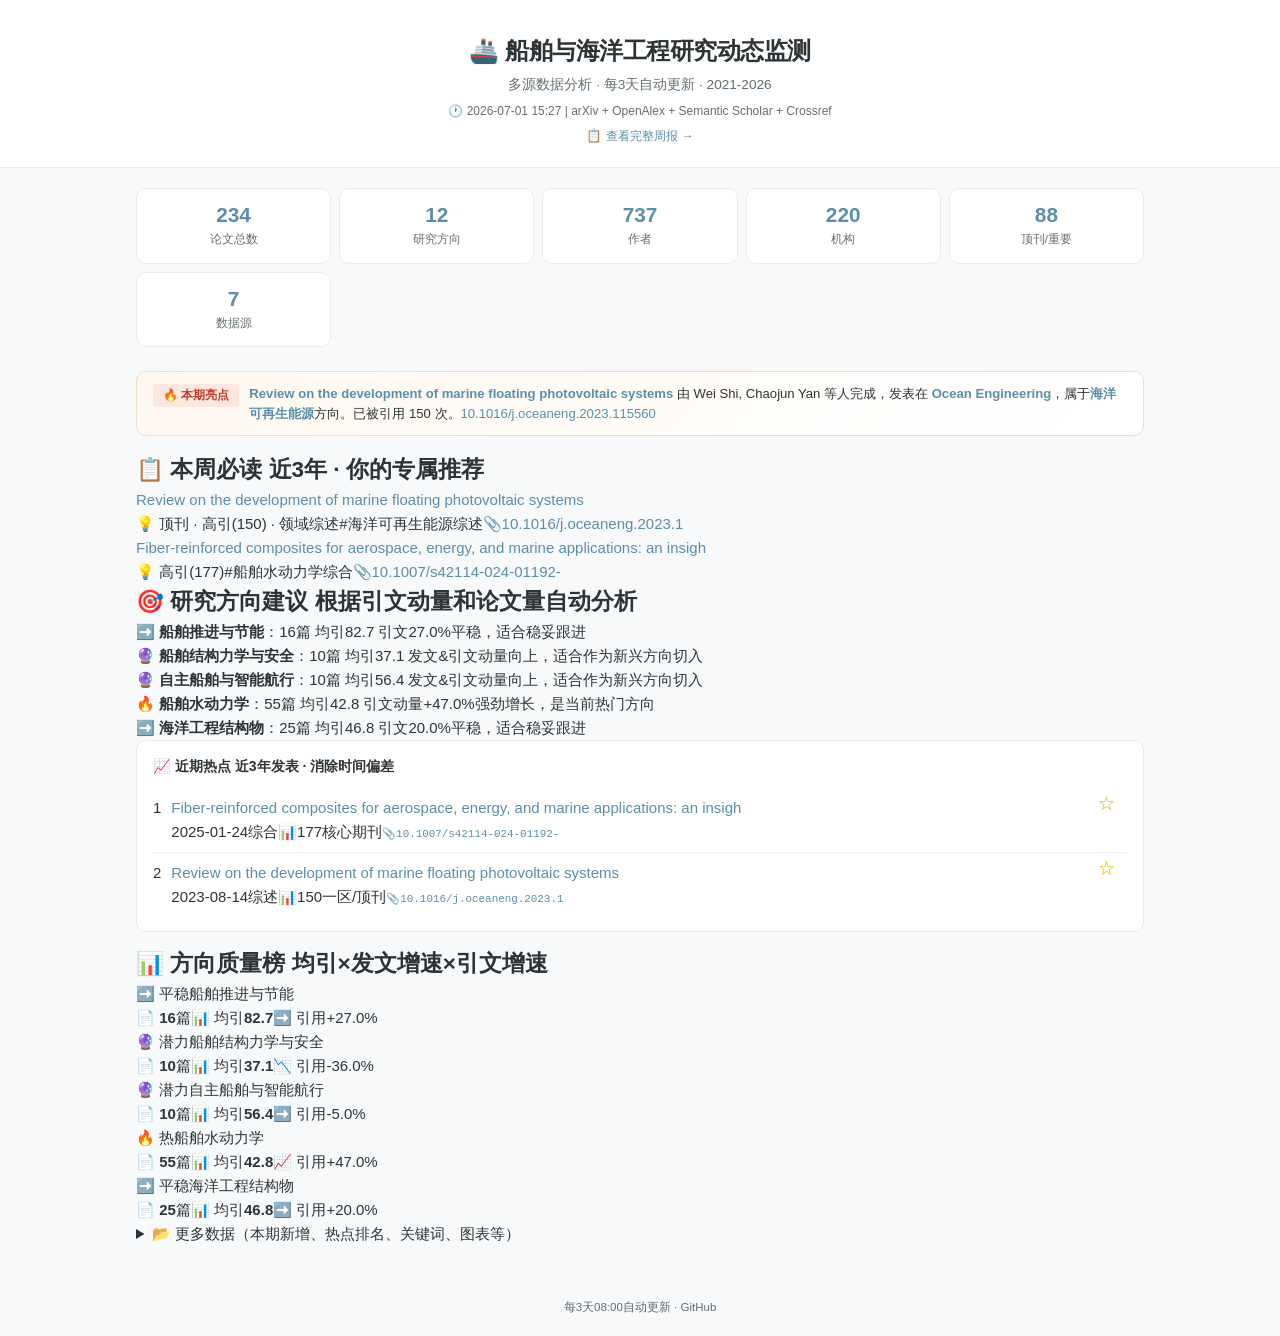
<file: docs/index.html>
<!DOCTYPE html>
<html lang="zh-CN">
<head>
<meta charset="UTF-8"><meta name="viewport" content="width=device-width,initial-scale=1">
<title>船舶研究动态 · 统计看板</title>
<link rel="stylesheet" href="style.css">
<script src="chart.min.js"></script>
</head>
<body>
<header>
<h1>🚢 船舶与海洋工程研究动态监测</h1>
<p class="sub">多源数据分析 · 每3天自动更新 · 2021-2026</p>
<p class="meta">🕐 2026-07-01 15:27 | arXiv + OpenAlex + Semantic Scholar + Crossref</p>
<p style="text-align:center;font-size:.78rem;margin-top:6px"><a href="weekly.html">📋 查看完整周报 →</a></p>
</header>
<main>
<div class="stats-row"><div class="sc"><span class="n">234</span><span class="l">论文总数</span></div><div class="sc"><span class="n">12</span><span class="l">研究方向</span></div><div class="sc"><span class="n">737</span><span class="l">作者</span></div><div class="sc"><span class="n">220</span><span class="l">机构</span></div><div class="sc"><span class="n">88</span><span class="l">顶刊/重要</span></div><div class="sc"><span class="n">7</span><span class="l">数据源</span></div></div>
<div class="hl"><span class="hl-badge">🔥 本期亮点</span><span class="hl-txt"><b><a href="https://doi.org/10.1016/j.oceaneng.2023.115560" target="_blank">Review on the development of marine floating photovoltaic systems</a></b> 由 Wei Shi, Chaojun Yan 等人完成，发表在 <b>Ocean Engineering</b>，属于<b>海洋可再生能源</b>方向。已被引用 150 次。<a href="https://doi.org/10.1016/j.oceaneng.2023.115560">10.1016/j.oceaneng.2023.115560</a></span></div>
<section class="rec-section rec-top"><h2>📋 本周必读 <span class="hint">近3年 · 你的专属推荐</span></h2><div class="rec-item" data-pid="https://doi.org/10.1016/j.oceaneng.2023.115560"><div class="rec-t"><a href="https://doi.org/10.1016/j.oceaneng.2023.115560" target="_blank">Review on the development of marine floating photovoltaic systems</a></div><div class="rec-m"><span class="rec-why">💡 顶刊 · 高引(150) · 领域综述</span><span class="rec-tag">#海洋可再生能源</span><span class="rec-pt">综述</span><a href="https://doi.org/10.1016/j.oceaneng.2023.115560" target="_blank">📎10.1016/j.oceaneng.2023.1</a></div></div><div class="rec-item" data-pid="https://doi.org/10.1007/s42114-024-01192-y"><div class="rec-t"><a href="https://doi.org/10.1007/s42114-024-01192-y" target="_blank">Fiber-reinforced composites for aerospace, energy, and marine applications: an insigh</a></div><div class="rec-m"><span class="rec-why">💡 高引(177)</span><span class="rec-tag">#船舶水动力学</span><span class="rec-pt">综合</span><a href="https://doi.org/10.1007/s42114-024-01192-y" target="_blank">📎10.1007/s42114-024-01192-</a></div></div></section>
<section class="quality-s"><h2>🎯 研究方向建议 <span class="hint">根据引文动量和论文量自动分析</span></h2><div class="advice-list"><div class="advice-item">➡️ <b>船舶推进与节能</b>：16篇 均引82.7 引文27.0%平稳，适合稳妥跟进</div><div class="advice-item">🔮 <b>船舶结构力学与安全</b>：10篇 均引37.1 发文&引文动量向上，适合作为新兴方向切入</div><div class="advice-item">🔮 <b>自主船舶与智能航行</b>：10篇 均引56.4 发文&引文动量向上，适合作为新兴方向切入</div><div class="advice-item">🔥 <b>船舶水动力学</b>：55篇 均引42.8 引文动量+47.0%强劲增长，是当前热门方向</div><div class="advice-item">➡️ <b>海洋工程结构物</b>：25篇 均引46.8 引文20.0%平稳，适合稳妥跟进</div></div></section>
<section class="kw-section"><h2>📈 近期热点 <span class="hint">近3年发表 · 消除时间偏差</span></h2><div class="hot-grid"><div class="hp hp-sm" data-pid="https://doi.org/10.1007/s42114-024-01192-y"><span class="hp-n">1</span><button class="bm-btn" onclick="toggleBm(this)" title="收藏">☆</button><div class="hp-b"><div class="hp-t"><a href="https://doi.org/10.1007/s42114-024-01192-y" target="_blank">Fiber-reinforced composites for aerospace, energy, and marine applications: an insigh</a></div><div class="hp-m"><span>2025-01-24</span><span class="pt 综合">综合</span><span class="ci">📊177</span><span class="rk">核心期刊</span><a href="https://doi.org/10.1007/s42114-024-01192-y" class="doi" target="_blank">📎10.1007/s42114-024-01192-</a></div></div></div><div class="hp hp-sm" data-pid="https://doi.org/10.1016/j.oceaneng.2023.115560"><span class="hp-n">2</span><button class="bm-btn" onclick="toggleBm(this)" title="收藏">☆</button><div class="hp-b"><div class="hp-t"><a href="https://doi.org/10.1016/j.oceaneng.2023.115560" target="_blank">Review on the development of marine floating photovoltaic systems</a></div><div class="hp-m"><span>2023-08-14</span><span class="pt 综述">综述</span><span class="ci">📊150</span><span class="rk">一区/顶刊</span><a href="https://doi.org/10.1016/j.oceaneng.2023.115560" class="doi" target="_blank">📎10.1016/j.oceaneng.2023.1</a></div></div></div></div></section>
<section class="quality-s"><h2>📊 方向质量榜 <span class="hint">均引×发文增速×引文增速</span></h2><div class="qi-grid"><div class="qi-item"><div class="qi-header"><span class="qp-badge q-flat">➡️ 平稳</span><span class="qi-name" onclick="searchDir('船舶推进与节能')">船舶推进与节能</span></div><div class="qi-body"><span class="qi-stat">📄 <b>16</b>篇</span><span class="qi-stat">📊 均引<b>82.7</b></span><span class="qi-stat">➡️ 引用+27.0%</span></div></div><div class="qi-item"><div class="qi-header"><span class="qp-badge">🔮 潜力</span><span class="qi-name" onclick="searchDir('船舶结构力学与安全')">船舶结构力学与安全</span></div><div class="qi-body"><span class="qi-stat">📄 <b>10</b>篇</span><span class="qi-stat">📊 均引<b>37.1</b></span><span class="qi-stat">📉 引用-36.0%</span></div></div><div class="qi-item"><div class="qi-header"><span class="qp-badge">🔮 潜力</span><span class="qi-name" onclick="searchDir('自主船舶与智能航行')">自主船舶与智能航行</span></div><div class="qi-body"><span class="qi-stat">📄 <b>10</b>篇</span><span class="qi-stat">📊 均引<b>56.4</b></span><span class="qi-stat">➡️ 引用-5.0%</span></div></div><div class="qi-item"><div class="qi-header"><span class="qp-badge q-hot">🔥 热</span><span class="qi-name" onclick="searchDir('船舶水动力学')">船舶水动力学</span></div><div class="qi-body"><span class="qi-stat">📄 <b>55</b>篇</span><span class="qi-stat">📊 均引<b>42.8</b></span><span class="qi-stat">📈 引用+47.0%</span></div></div><div class="qi-item"><div class="qi-header"><span class="qp-badge q-flat">➡️ 平稳</span><span class="qi-name" onclick="searchDir('海洋工程结构物')">海洋工程结构物</span></div><div class="qi-body"><span class="qi-stat">📄 <b>25</b>篇</span><span class="qi-stat">📊 均引<b>46.8</b></span><span class="qi-stat">➡️ 引用+20.0%</span></div></div></div></section>
<details><summary class="more-toggle">📂 更多数据（本期新增、热点排名、关键词、图表等）</summary>
<section class="new-section"><h2>📰 本期新增 <span class="new-count">14篇</span></h2><div class="hp" data-pid="http://arxiv.org/abs/2606.31613v1"><span class="new-badge">🆕</span><div class="hp-b"><div class="hp-t"><a href="http://arxiv.org/abs/2606.31613v1" target="_blank">Robust Autonomous UAV Landing on Maritime Platforms via Multimodal Agentic AI and Active W</a></div><div class="hp-m"><span>2026-06-30</span><span class="ci">📊0</span><span class="rk">预印本</span><a href="https://doi.org/10.48550/arXiv.2606.31613" class="doi" target="_blank">10.48550/arXiv.2606.31613</a></div></div></div><div class="hp" data-pid="https://www.semanticscholar.org/paper/f287f3d9c9f44a9d0a02008df16710d24025e048"><span class="new-badge">🆕</span><div class="hp-b"><div class="hp-t"><a href="https://www.semanticscholar.org/paper/f287f3d9c9f44a9d0a02008df16710d24025e048" target="_blank">Assessment of the ultimate and residual strength of a ship's hull</a></div><div class="hp-m"><span>2026-06-21</span><span class="ci">📊0</span><span class="rk">核心期刊</span><a href="https://doi.org/10.37890/jwt.vi87.697" class="doi" target="_blank">10.37890/jwt.vi87.697</a></div></div></div><div class="hp" data-pid="http://arxiv.org/abs/2606.29853v1"><span class="new-badge">🆕</span><div class="hp-b"><div class="hp-t"><a href="http://arxiv.org/abs/2606.29853v1" target="_blank">A second-order unified gas-kinetic wave-particle method with enhanced mesh independence fo</a></div><div class="hp-m"><span>2026-06-29</span><span class="ci">📊0</span><span class="rk">预印本</span><a href="https://doi.org/10.48550/arXiv.2606.29853" class="doi" target="_blank">10.48550/arXiv.2606.29853</a></div></div></div><div class="hp" data-pid="http://arxiv.org/abs/2606.29875v1"><span class="new-badge">🆕</span><div class="hp-b"><div class="hp-t"><a href="http://arxiv.org/abs/2606.29875v1" target="_blank">AUSLUN: A Fixed-Hover UAV--USV System for GNSS-Denied Maritime Search and Navigation</a></div><div class="hp-m"><span>2026-06-29</span><span class="ci">📊0</span><span class="rk">预印本</span><a href="https://doi.org/10.48550/arXiv.2606.29875" class="doi" target="_blank">10.48550/arXiv.2606.29875</a></div></div></div><div class="hp" data-pid="http://arxiv.org/abs/2606.30275v1"><span class="new-badge">🆕</span><div class="hp-b"><div class="hp-t"><a href="http://arxiv.org/abs/2606.30275v1" target="_blank">ActiveVital: Geometry-Aware Embodied Vital Signs Monitoring for Home Healthcare Robots</a></div><div class="hp-m"><span>2026-06-29</span><span class="ci">📊0</span><span class="rk">预印本</span><a href="https://doi.org/10.48550/arXiv.2606.30275" class="doi" target="_blank">10.48550/arXiv.2606.30275</a></div></div></div><div class="hp" data-pid="http://arxiv.org/abs/2606.28021v1"><span class="new-badge">🆕</span><div class="hp-b"><div class="hp-t"><a href="http://arxiv.org/abs/2606.28021v1" target="_blank">Multiscale Cavitation Sub-Grid Modeling via Population Balances as Linear Stochastic Proce</a></div><div class="hp-m"><span>2026-06-26</span><span class="ci">📊0</span><span class="rk">预印本</span><a href="https://doi.org/10.48550/arXiv.2606.28021" class="doi" target="_blank">10.48550/arXiv.2606.28021</a></div></div></div><div class="hp" data-pid="http://arxiv.org/abs/2606.25472v1"><span class="new-badge">🆕</span><div class="hp-b"><div class="hp-t"><a href="http://arxiv.org/abs/2606.25472v1" target="_blank">From Propulsion to Suction: Unraveling Thrust Reversal in Propellers at Intermediate Reyno</a></div><div class="hp-m"><span>2026-06-24</span><span class="ci">📊0</span><span class="rk">预印本</span><a href="https://doi.org/10.48550/arXiv.2606.25472" class="doi" target="_blank">10.48550/arXiv.2606.25472</a></div></div></div><div class="hp" data-pid="http://arxiv.org/abs/2606.25373v1"><span class="new-badge">🆕</span><div class="hp-b"><div class="hp-t"><a href="http://arxiv.org/abs/2606.25373v1" target="_blank">A Free Sphere Reverses the Rebound Direction of a Near-Wall Cavitation Bubble</a></div><div class="hp-m"><span>2026-06-24</span><span class="ci">📊0</span><span class="rk">预印本</span><a href="https://doi.org/10.48550/arXiv.2606.25373" class="doi" target="_blank">10.48550/arXiv.2606.25373</a></div></div></div></section>
<div class="charts-row">
<div class="cc"><h2>📊 研究方向分布</h2><div class="cw"><canvas id="c1"></canvas></div></div>
<div class="cc"><h2>📈 发文趋势</h2><div class="cw"><canvas id="c2"></canvas></div></div>
<div class="cc"><h2>🏆 期刊等级</h2><div class="cw"><canvas id="c3"></canvas></div></div>
</div>
<section class="hot"><h2>🔥 热点论文 · 综合排名</h2><p class="hint">引用+时效加权（全场）</p><div class="hp" data-pid="https://doi.org/10.3390/jmse9040415"><span class="hp-n">1</span><button class="bm-btn" onclick="toggleBm(this)" title="收藏">☆</button><div class="hp-b"><div class="hp-t"><a href="https://doi.org/10.3390/jmse9040415" target="_blank">Decarbonization in Shipping Industry: A Review of Research, Technology Development, and In</a></div><div class="hp-m"><span>2021-04-13</span><span class="ci">📊291</span><span class="rk">核心期刊</span><a href="https://doi.org/10.3390/jmse9040415" class="doi" target="_blank">10.3390/jmse9040415</a></div></div></div><div class="hp" data-pid="https://doi.org/10.1109/tpel.2021.3128417"><span class="hp-n">2</span><button class="bm-btn" onclick="toggleBm(this)" title="收藏">☆</button><div class="hp-b"><div class="hp-t"><a href="https://doi.org/10.1109/tpel.2021.3128417" target="_blank">A Review of DC Shipboard Microgrids—Part I: Power Architectures, Energy Storage, and Power</a></div><div class="hp-m"><span>2021-11-16</span><span class="ci">📊235</span><span class="rk">核心期刊</span><a href="https://doi.org/10.1109/tpel.2021.3128417" class="doi" target="_blank">10.1109/tpel.2021.3128417</a></div></div></div><div class="hp" data-pid="https://doi.org/10.1007/s42114-024-01192-y"><span class="hp-n">3</span><button class="bm-btn" onclick="toggleBm(this)" title="收藏">☆</button><div class="hp-b"><div class="hp-t"><a href="https://doi.org/10.1007/s42114-024-01192-y" target="_blank">Fiber-reinforced composites for aerospace, energy, and marine applications: an insight int</a></div><div class="hp-m"><span>2025-01-24</span><span class="ci">📊177</span><span class="rk">核心期刊</span><a href="https://doi.org/10.1007/s42114-024-01192-y" class="doi" target="_blank">10.1007/s42114-024-01192-y</a></div></div></div><div class="hp" data-pid="https://doi.org/10.3390/jmse9091020"><span class="hp-n">4</span><button class="bm-btn" onclick="toggleBm(this)" title="收藏">☆</button><div class="hp-b"><div class="hp-t"><a href="https://doi.org/10.3390/jmse9091020" target="_blank">AUV Trajectory Tracking Models and Control Strategies: A Review</a></div><div class="hp-m"><span>2021-09-17</span><span class="ci">📊174</span><span class="rk">核心期刊</span><a href="https://doi.org/10.3390/jmse9091020" class="doi" target="_blank">10.3390/jmse9091020</a></div></div></div><div class="hp" data-pid="https://doi.org/10.3390/jmse10091222"><span class="hp-n">5</span><button class="bm-btn" onclick="toggleBm(this)" title="收藏">☆</button><div class="hp-b"><div class="hp-t"><a href="https://doi.org/10.3390/jmse10091222" target="_blank">An Extensive Review of Liquid Hydrogen in Transportation with Focus on the Maritime Sector</a></div><div class="hp-m"><span>2022-09-01</span><span class="ci">📊173</span><span class="rk">核心期刊</span><a href="https://doi.org/10.3390/jmse10091222" class="doi" target="_blank">10.3390/jmse10091222</a></div></div></div><div class="hp" data-pid="https://doi.org/10.1016/j.apenergy.2021.117100"><span class="hp-n">6</span><button class="bm-btn" onclick="toggleBm(this)" title="收藏">☆</button><div class="hp-b"><div class="hp-t"><a href="https://doi.org/10.1016/j.apenergy.2021.117100" target="_blank">Geometric optimisation of wave energy conversion devices: A survey</a></div><div class="hp-m"><span>2021-05-26</span><span class="ci">📊163</span><span class="rk">一区/顶刊</span><a href="https://doi.org/10.1016/j.apenergy.2021.117100" class="doi" target="_blank">10.1016/j.apenergy.2021.117100</a></div></div></div><div class="hp" data-pid="https://doi.org/10.3390/en16010002"><span class="hp-n">7</span><button class="bm-btn" onclick="toggleBm(this)" title="收藏">☆</button><div class="hp-b"><div class="hp-t"><a href="https://doi.org/10.3390/en16010002" target="_blank">Floating Offshore Wind Turbines: Current Status and Future Prospects</a></div><div class="hp-m"><span>2022-12-20</span><span class="ci">📊158</span><span class="rk">核心期刊</span><a href="https://doi.org/10.3390/en16010002" class="doi" target="_blank">10.3390/en16010002</a></div></div></div><div class="hp" data-pid="https://doi.org/10.1016/j.oceaneng.2023.114670"><span class="hp-n">8</span><button class="bm-btn" onclick="toggleBm(this)" title="收藏">☆</button><div class="hp-b"><div class="hp-t"><a href="https://doi.org/10.1016/j.oceaneng.2023.114670" target="_blank">Review of current regulations, available technologies, and future trends in the green ship</a></div><div class="hp-m"><span>2023-05-11</span><span class="ci">📊157</span><span class="rk">一区/顶刊</span><a href="https://doi.org/10.1016/j.oceaneng.2023.114670" class="doi" target="_blank">10.1016/j.oceaneng.2023.114670</a></div></div></div><div class="hp" data-pid="https://doi.org/10.1016/j.oceaneng.2023.115560"><span class="hp-n">9</span><button class="bm-btn" onclick="toggleBm(this)" title="收藏">☆</button><div class="hp-b"><div class="hp-t"><a href="https://doi.org/10.1016/j.oceaneng.2023.115560" target="_blank">Review on the development of marine floating photovoltaic systems</a></div><div class="hp-m"><span>2023-08-14</span><span class="ci">📊150</span><span class="rk">一区/顶刊</span><a href="https://doi.org/10.1016/j.oceaneng.2023.115560" class="doi" target="_blank">10.1016/j.oceaneng.2023.115560</a></div></div></div><div class="hp" data-pid="https://doi.org/10.3390/polym13020173"><span class="hp-n">10</span><button class="bm-btn" onclick="toggleBm(this)" title="收藏">☆</button><div class="hp-b"><div class="hp-t"><a href="https://doi.org/10.3390/polym13020173" target="_blank">Mechanical Properties of Protective Coatings against Marine Fouling: A Review</a></div><div class="hp-m"><span>2021-01-06</span><span class="ci">📊137</span><span class="rk">核心期刊</span><a href="https://doi.org/10.3390/polym13020173" class="doi" target="_blank">10.3390/polym13020173</a></div></div></div></section>
<section class="kw-section"><h2>🔍 研究热度关键词 Top 10</h2><div class="kw-grid"><div class="kw-item"><div class="kw-name">CFD模拟<span class="gr-flat">➡️</span></div><div class="kw-count">34</div><div class="kw-trend"><div class="kw-bar"><span class="kw-y">2021</span><div class="kw-fill-w"><div class="kw-fill" style="width:100%"></div></div><span class="kw-c">8</span></div><div class="kw-bar"><span class="kw-y">2022</span><div class="kw-fill-w"><div class="kw-fill" style="width:75%"></div></div><span class="kw-c">6</span></div><div class="kw-bar"><span class="kw-y">2023</span><div class="kw-fill-w"><div class="kw-fill" style="width:87%"></div></div><span class="kw-c">7</span></div><div class="kw-bar"><span class="kw-y">2024</span><div class="kw-fill-w"><div class="kw-fill" style="width:87%"></div></div><span class="kw-c">7</span></div><div class="kw-bar"><span class="kw-y">2026</span><div class="kw-fill-w"><div class="kw-fill" style="width:37%"></div></div><span class="kw-c">3</span></div></div></div><div class="kw-item"><div class="kw-name">粘性流<span class="gr-flat">➡️</span></div><div class="kw-count">15</div><div class="kw-trend"><div class="kw-bar"><span class="kw-y">2021</span><div class="kw-fill-w"><div class="kw-fill" style="width:80%"></div></div><span class="kw-c">4</span></div><div class="kw-bar"><span class="kw-y">2022</span><div class="kw-fill-w"><div class="kw-fill" style="width:20%"></div></div><span class="kw-c">1</span></div><div class="kw-bar"><span class="kw-y">2023</span><div class="kw-fill-w"><div class="kw-fill" style="width:60%"></div></div><span class="kw-c">3</span></div><div class="kw-bar"><span class="kw-y">2024</span><div class="kw-fill-w"><div class="kw-fill" style="width:100%"></div></div><span class="kw-c">5</span></div><div class="kw-bar"><span class="kw-y">2026</span><div class="kw-fill-w"><div class="kw-fill" style="width:20%"></div></div><span class="kw-c">1</span></div></div></div><div class="kw-item"><div class="kw-name">操纵性<span class="gr-down">📉</span></div><div class="kw-count">10</div><div class="kw-trend"><div class="kw-bar"><span class="kw-y">2021</span><div class="kw-fill-w"><div class="kw-fill" style="width:50%"></div></div><span class="kw-c">2</span></div><div class="kw-bar"><span class="kw-y">2022</span><div class="kw-fill-w"><div class="kw-fill" style="width:100%"></div></div><span class="kw-c">4</span></div><div class="kw-bar"><span class="kw-y">2023</span><div class="kw-fill-w"><div class="kw-fill" style="width:25%"></div></div><span class="kw-c">1</span></div><div class="kw-bar"><span class="kw-y">2026</span><div class="kw-fill-w"><div class="kw-fill" style="width:25%"></div></div><span class="kw-c">1</span></div></div></div><div class="kw-item"><div class="kw-name">耐波性<span class="gr-flat">➡️</span></div><div class="kw-count">8</div><div class="kw-trend"><div class="kw-bar"><span class="kw-y">2021</span><div class="kw-fill-w"><div class="kw-fill" style="width:50%"></div></div><span class="kw-c">2</span></div><div class="kw-bar"><span class="kw-y">2022</span><div class="kw-fill-w"><div class="kw-fill" style="width:100%"></div></div><span class="kw-c">4</span></div><div class="kw-bar"><span class="kw-y">2023</span><div class="kw-fill-w"><div class="kw-fill" style="width:50%"></div></div><span class="kw-c">2</span></div></div></div><div class="kw-item"><div class="kw-name">平台设计<span class="gr-up">📈</span></div><div class="kw-count">7</div><div class="kw-trend"><div class="kw-bar"><span class="kw-y">2021</span><div class="kw-fill-w"><div class="kw-fill" style="width:50%"></div></div><span class="kw-c">1</span></div><div class="kw-bar"><span class="kw-y">2022</span><div class="kw-fill-w"><div class="kw-fill" style="width:50%"></div></div><span class="kw-c">1</span></div><div class="kw-bar"><span class="kw-y">2023</span><div class="kw-fill-w"><div class="kw-fill" style="width:100%"></div></div><span class="kw-c">2</span></div><div class="kw-bar"><span class="kw-y">2024</span><div class="kw-fill-w"><div class="kw-fill" style="width:100%"></div></div><span class="kw-c">2</span></div><div class="kw-bar"><span class="kw-y">2025</span><div class="kw-fill-w"><div class="kw-fill" style="width:50%"></div></div><span class="kw-c">1</span></div></div></div><div class="kw-item"><div class="kw-name">立管与锚泊<span class="gr-flat">➡️</span></div><div class="kw-count">6</div><div class="kw-trend"><div class="kw-bar"><span class="kw-y">2021</span><div class="kw-fill-w"><div class="kw-fill" style="width:50%"></div></div><span class="kw-c">1</span></div><div class="kw-bar"><span class="kw-y">2023</span><div class="kw-fill-w"><div class="kw-fill" style="width:100%"></div></div><span class="kw-c">2</span></div><div class="kw-bar"><span class="kw-y">2024</span><div class="kw-fill-w"><div class="kw-fill" style="width:100%"></div></div><span class="kw-c">2</span></div><div class="kw-bar"><span class="kw-y">2025</span><div class="kw-fill-w"><div class="kw-fill" style="width:50%"></div></div><span class="kw-c">1</span></div></div></div><div class="kw-item"><div class="kw-name">CFD方法<span class="gr-down">📉</span></div><div class="kw-count">6</div><div class="kw-trend"><div class="kw-bar"><span class="kw-y">2021</span><div class="kw-fill-w"><div class="kw-fill" style="width:50%"></div></div><span class="kw-c">1</span></div><div class="kw-bar"><span class="kw-y">2023</span><div class="kw-fill-w"><div class="kw-fill" style="width:100%"></div></div><span class="kw-c">2</span></div><div class="kw-bar"><span class="kw-y">2024</span><div class="kw-fill-w"><div class="kw-fill" style="width:50%"></div></div><span class="kw-c">1</span></div><div class="kw-bar"><span class="kw-y">2026</span><div class="kw-fill-w"><div class="kw-fill" style="width:50%"></div></div><span class="kw-c">1</span></div></div></div><div class="kw-item"><div class="kw-name">排放控制<span class="gr-flat">➡️</span></div><div class="kw-count">5</div><div class="kw-trend"><div class="kw-bar"><span class="kw-y">2021</span><div class="kw-fill-w"><div class="kw-fill" style="width:100%"></div></div><span class="kw-c">2</span></div><div class="kw-bar"><span class="kw-y">2022</span><div class="kw-fill-w"><div class="kw-fill" style="width:50%"></div></div><span class="kw-c">1</span></div><div class="kw-bar"><span class="kw-y">2024</span><div class="kw-fill-w"><div class="kw-fill" style="width:100%"></div></div><span class="kw-c">2</span></div></div></div><div class="kw-item"><div class="kw-name">替代燃料<span class="gr-flat">➡️</span></div><div class="kw-count">4</div><div class="kw-trend"><div class="kw-bar"><span class="kw-y">2022</span><div class="kw-fill-w"><div class="kw-fill" style="width:50%"></div></div><span class="kw-c">1</span></div><div class="kw-bar"><span class="kw-y">2023</span><div class="kw-fill-w"><div class="kw-fill" style="width:100%"></div></div><span class="kw-c">2</span></div><div class="kw-bar"><span class="kw-y">2024</span><div class="kw-fill-w"><div class="kw-fill" style="width:50%"></div></div><span class="kw-c">1</span></div></div></div><div class="kw-item"><div class="kw-name">避碰<span class="gr-flat">➡️</span></div><div class="kw-count">3</div><div class="kw-trend"><div class="kw-bar"><span class="kw-y">2021</span><div class="kw-fill-w"><div class="kw-fill" style="width:100%"></div></div><span class="kw-c">1</span></div><div class="kw-bar"><span class="kw-y">2022</span><div class="kw-fill-w"><div class="kw-fill" style="width:100%"></div></div><span class="kw-c">1</span></div><div class="kw-bar"><span class="kw-y">2024</span><div class="kw-fill-w"><div class="kw-fill" style="width:100%"></div></div><span class="kw-c">1</span></div></div></div></div></section>
<section class="country-s"><h2>🌏 地域分布 · 国内 vs 国外</h2><div class="country-grid"><div class="cg-item intl"><span class="cg-flag">🌍</span><span class="cg-name">国外</span><span class="cg-count">278篇</span><span class="cg-insts">191个机构</span></div><div class="country-bar-inner"><div class="cbar intl" style="width:100.0%"></div><div class="cbar cn" style="width:20.1%"></div></div><div class="cg-item cn"><span class="cg-flag">🇨🇳</span><span class="cg-name">国内</span><span class="cg-count">56篇</span><span class="cg-insts">29个机构</span></div></div></section>
<section class="ai-s"><h2>🏫 高产机构 Top 15</h2><div class="ai-l"><div class="ai-item"><a href="#" onclick="searchBy('University of Strathclyde');return false" class="ai-name">University of Strathclyde</a><span class="ai-count">12</span></div>
<div class="ai-item"><a href="#" onclick="searchBy('University of Lisbon');return false" class="ai-name">University of Lisbon</a><span class="ai-count">9</span></div>
<div class="ai-item"><a href="#" onclick="searchBy('Jiangsu University of Science and Technology');return false" class="ai-name">Jiangsu University of Science and Technology</a><span class="ai-count">7</span></div>
<div class="ai-item"><a href="#" onclick="searchBy('Shanghai Ocean University');return false" class="ai-name">Shanghai Ocean University</a><span class="ai-count">6</span></div>
<div class="ai-item"><a href="#" onclick="searchBy('Technical University of Denmark');return false" class="ai-name">Technical University of Denmark</a><span class="ai-count">6</span></div>
<div class="ai-item"><a href="#" onclick="searchBy('University of Stavanger');return false" class="ai-name">University of Stavanger</a><span class="ai-count">5</span></div>
<div class="ai-item"><a href="#" onclick="searchBy('Liverpool John Moores University');return false" class="ai-name">Liverpool John Moores University</a><span class="ai-count">5</span></div>
<div class="ai-item"><a href="#" onclick="searchBy('Dalian University of Technology');return false" class="ai-name">Dalian University of Technology</a><span class="ai-count">5</span></div>
<div class="ai-item"><a href="#" onclick="searchBy('Norwegian University of Science and Technology');return false" class="ai-name">Norwegian University of Science and Technology</a><span class="ai-count">5</span></div>
<div class="ai-item"><a href="#" onclick="searchBy('Shanghai Jiao Tong University');return false" class="ai-name">Shanghai Jiao Tong University</a><span class="ai-count">4</span></div>
<div class="ai-item"><a href="#" onclick="searchBy('Delft University of Technology');return false" class="ai-name">Delft University of Technology</a><span class="ai-count">4</span></div>
<div class="ai-item"><a href="#" onclick="searchBy('University of California');return false" class="ai-name">University of California</a><span class="ai-count">4</span></div>
<div class="ai-item"><a href="#" onclick="searchBy('Dalian Maritime University');return false" class="ai-name">Dalian Maritime University</a><span class="ai-count">4</span></div>
<div class="ai-item"><a href="#" onclick="searchBy('Wuhan University of Technology');return false" class="ai-name">Wuhan University of Technology</a><span class="ai-count">4</span></div>
<div class="ai-item"><a href="#" onclick="searchBy('Aalto University');return false" class="ai-name">Aalto University</a><span class="ai-count">4</span></div>
</div></section>
<section class="cross-s"><h2>🏛️ 机构×方向 矩阵 <span class="hint">论文数</span></h2><table class="cross-tbl"><thead><tr><th>机构</th><th>船舶水动力学</th><th>船舶综合</th><th>海洋工程结构物</th><th>海洋可再生能源</th><th>船舶推进与节能</th><th>自主船舶与智能航行</th></tr></thead><tbody><tr><td class="ci-name">University of Strathclyde</td><td class="ci-n">3</td><td class="ci-n">2</td><td class="ci-n">2</td><td class="ci-n">2</td><td class="ci-n"><span class="ci-0">-</span></td><td class="ci-n"><span class="ci-0">-</span></td></tr><tr><td class="ci-name">University of Lisbon</td><td class="ci-n">6</td><td class="ci-n"><span class="ci-0">-</span></td><td class="ci-n"><span class="ci-0">-</span></td><td class="ci-n"><span class="ci-0">-</span></td><td class="ci-n"><span class="ci-0">-</span></td><td class="ci-n"><span class="ci-0">-</span></td></tr><tr><td class="ci-name">Jiangsu University of Sci</td><td class="ci-n">4</td><td class="ci-n"><span class="ci-0">-</span></td><td class="ci-n"><span class="ci-0">-</span></td><td class="ci-n"><span class="ci-0">-</span></td><td class="ci-n"><span class="ci-0">-</span></td><td class="ci-n"><span class="ci-0">-</span></td></tr><tr><td class="ci-name">Shanghai Ocean University</td><td class="ci-n">2</td><td class="ci-n"><span class="ci-0">-</span></td><td class="ci-n">2</td><td class="ci-n">2</td><td class="ci-n"><span class="ci-0">-</span></td><td class="ci-n"><span class="ci-0">-</span></td></tr><tr><td class="ci-name">Technical University of D</td><td class="ci-n"><span class="ci-0">-</span></td><td class="ci-n">2</td><td class="ci-n"><span class="ci-0">-</span></td><td class="ci-n"><span class="ci-0">-</span></td><td class="ci-n"><span class="ci-0">-</span></td><td class="ci-n"><span class="ci-0">-</span></td></tr><tr><td class="ci-name">University of Stavanger</td><td class="ci-n"><span class="ci-0">-</span></td><td class="ci-n"><span class="ci-0">-</span></td><td class="ci-n">2</td><td class="ci-n">2</td><td class="ci-n"><span class="ci-0">-</span></td><td class="ci-n"><span class="ci-0">-</span></td></tr><tr><td class="ci-name">Liverpool John Moores Uni</td><td class="ci-n"><span class="ci-0">-</span></td><td class="ci-n"><span class="ci-0">-</span></td><td class="ci-n"><span class="ci-0">-</span></td><td class="ci-n"><span class="ci-0">-</span></td><td class="ci-n"><span class="ci-0">-</span></td><td class="ci-n">3</td></tr><tr><td class="ci-name">Dalian University of Tech</td><td class="ci-n"><span class="ci-0">-</span></td><td class="ci-n"><span class="ci-0">-</span></td><td class="ci-n">2</td><td class="ci-n">3</td><td class="ci-n"><span class="ci-0">-</span></td><td class="ci-n"><span class="ci-0">-</span></td></tr><tr><td class="ci-name">Norwegian University of S</td><td class="ci-n"><span class="ci-0">-</span></td><td class="ci-n"><span class="ci-0">-</span></td><td class="ci-n"><span class="ci-0">-</span></td><td class="ci-n"><span class="ci-0">-</span></td><td class="ci-n"><span class="ci-0">-</span></td><td class="ci-n"><span class="ci-0">-</span></td></tr><tr><td class="ci-name">Shanghai Jiao Tong Univer</td><td class="ci-n">3</td><td class="ci-n"><span class="ci-0">-</span></td><td class="ci-n"><span class="ci-0">-</span></td><td class="ci-n"><span class="ci-0">-</span></td><td class="ci-n"><span class="ci-0">-</span></td><td class="ci-n"><span class="ci-0">-</span></td></tr></tbody></table>
</section>
<section class="ai-s"><h2>👨‍🔬 活跃作者 Top 12</h2><div class="ai-l"><div class="ai-item"><a href="#" onclick="searchBy('C. Guedes Soares');return false" class="ai-name">C. Guedes Soares</a><span class="ai-count">8</span></div>
<div class="ai-item"><a href="#" onclick="searchBy('Oleg Gaidai');return false" class="ai-name">Oleg Gaidai</a><span class="ai-count">6</span></div>
<div class="ai-item"><a href="#" onclick="searchBy('Mingsheng Chen');return false" class="ai-name">Mingsheng Chen</a><span class="ai-count">4</span></div>
<div class="ai-item"><a href="#" onclick="searchBy('Yihan Xing');return false" class="ai-name">Yihan Xing</a><span class="ai-count">3</span></div>
<div class="ai-item"><a href="#" onclick="searchBy('Fuxi Zhang');return false" class="ai-name">Fuxi Zhang</a><span class="ai-count">3</span></div>
<div class="ai-item"><a href="#" onclick="searchBy('Yu Cao');return false" class="ai-name">Yu Cao</a><span class="ai-count">3</span></div>
<div class="ai-item"><a href="#" onclick="searchBy('Luofeng Huang');return false" class="ai-name">Luofeng Huang</a><span class="ai-count">3</span></div>
<div class="ai-item"><a href="#" onclick="searchBy('Andrea Serani');return false" class="ai-name">Andrea Serani</a><span class="ai-count">3</span></div>
<div class="ai-item"><a href="#" onclick="searchBy('Abhishek Gupta');return false" class="ai-name">Abhishek Gupta</a><span class="ai-count">2</span></div>
<div class="ai-item"><a href="#" onclick="searchBy('Chiemela Victor Amaechi');return false" class="ai-name">Chiemela Victor Amaechi</a><span class="ai-count">2</span></div>
<div class="ai-item"><a href="#" onclick="searchBy('Fang Wang');return false" class="ai-name">Fang Wang</a><span class="ai-count">2</span></div>
<div class="ai-item"><a href="#" onclick="searchBy('Xiaosen Xu');return false" class="ai-name">Xiaosen Xu</a><span class="ai-count">2</span></div>
</div></section>
<section class="detail"><h2>📋 研究方向详情</h2>
<div class="df"><button class="df-btn active" data-dir="all" onclick="filterDir('all')">📌 全部</button><button class="df-btn" data-dir="⭐bookmark" onclick="filterDir('⭐bookmark')">⭐ 收藏</button><button class="df-btn" data-dir="船舶水动力学" onclick="filterDir(this.getAttribute('data-dir'))" style="border-left:3px solid #5B8FA8">船舶水动力学</button><button class="df-btn" data-dir="船舶综合" onclick="filterDir(this.getAttribute('data-dir'))" style="border-left:3px solid #7BA9A0">船舶综合</button><button class="df-btn" data-dir="海洋工程结构物" onclick="filterDir(this.getAttribute('data-dir'))" style="border-left:3px solid #B5A88D">海洋工程结构物</button><button class="df-btn" data-dir="海洋可再生能源" onclick="filterDir(this.getAttribute('data-dir'))" style="border-left:3px solid #C98B7A">海洋可再生能源</button><button class="df-btn" data-dir="船舶推进与节能" onclick="filterDir(this.getAttribute('data-dir'))" style="border-left:3px solid #A88BAB">船舶推进与节能</button><button class="df-btn" data-dir="自主船舶与智能航行" onclick="filterDir(this.getAttribute('data-dir'))" style="border-left:3px solid #8FAB8F">自主船舶与智能航行</button><button class="df-btn" data-dir="船舶结构力学与安全" onclick="filterDir(this.getAttribute('data-dir'))" style="border-left:3px solid #C9A88D">船舶结构力学与安全</button><button class="df-btn" data-dir="船舶与海洋工程数值方法" onclick="filterDir(this.getAttribute('data-dir'))" style="border-left:3px solid #7FA8C9">船舶与海洋工程数值方法</button><button class="df-btn" data-dir="水下航行器与海洋机器人" onclick="filterDir(this.getAttribute('data-dir'))" style="border-left:3px solid #B58F8F">水下航行器与海洋机器人</button><button class="df-btn" data-dir="船舶设计与优化" onclick="filterDir(this.getAttribute('data-dir'))" style="border-left:3px solid #8FA8A8">船舶设计与优化</button><button class="df-btn" data-dir="船舶噪声与水下辐射" onclick="filterDir(this.getAttribute('data-dir'))" style="border-left:3px solid #5B8FA8">船舶噪声与水下辐射</button><button class="df-btn" data-dir="船舶智能制造" onclick="filterDir(this.getAttribute('data-dir'))" style="border-left:3px solid #7BA9A0">船舶智能制造</button></div>
<div class="search-bar">
<input type="text" id="ps" class="ps-input" placeholder="🔍 搜论文标题/作者..." oninput="uf()">
<select id="yrf" class="sf" onchange="uf()"><option value="all">📅 全部年份</option><option value="2026">2026</option><option value="2025">2025</option><option value="2024">2024</option><option value="2023">2023</option><option value="2022">2022</option><option value="2021">2021</option></select>
<select id="jrf" class="sf" onchange="uf()"><option value="all">🏆 全部期刊</option><option value="一区/顶刊">一区/顶刊</option><option value="二区/重要">二区/重要</option><option value="核心期刊">核心期刊</option><option value="预印本">预印本</option><option value="其他">其他</option></select>
<span class="result-count" id="rc"></span>
</div>
<div id="fs" class="filter-summary" style="display:none"></div>
<div id="fr" class="filter-results"></div>
<div class="tf"><input type="text" id="ts" placeholder="🔍 搜研究方向..." oninput="ft()"></div>
<div class="ts"><div class="th" onclick="tt(this)"><span class="dot" style="background:#5B8FA8"></span><span class="tn">船舶水动力学</span><span class="tc">55篇</span><span class="ti">均引42.8 | 📈47.0%</span><span class="tic">▸</span></div><div class="tb" style="display:none"><div class="pi" data-pid="https://doi.org/10.1109/tpel.2021.3128417" data-year="2021" data-jrank="核心期刊"><div class="pi-t"><button class="bm-btn" onclick="toggleBm(this)" title="收藏">☆</button> <a href="https://doi.org/10.1109/tpel.2021.3128417" target="_blank">A Review of DC Shipboard Microgrids—Part I: Power Architectures, Energy Storage,</a></div><div class="pi-m"><span>2021-11-16</span><span><a href="#" onclick="searchBy('Luona Xu');return false" clas</span><span class="pt 综述">综述</span><span class="sk">#CFD模拟</span><span class="ci">📊235</span><span class="inst">🏛️ <a href="#" onclick="searchBy('King Abdulaziz University');return false" class="au-link">King Abdulaziz University</a></span><a href="https://doi.org/10.1109/tpel.2021.3128417" class="doi">📎10.1109/tpel.2021.3128417</a></div></div><div class="pi" data-pid="https://doi.org/10.1007/s42114-024-01192-y" data-year="2025" data-jrank="核心期刊"><div class="pi-t"><button class="bm-btn" onclick="toggleBm(this)" title="收藏">☆</button> <a href="https://doi.org/10.1007/s42114-024-01192-y" target="_blank">Fiber-reinforced composites for aerospace, energy, and marine applications: an i</a></div><div class="pi-m"><span>2025-01-24</span><span><a href="#" onclick="searchBy('Abdulhammed K. Hamzat');retur</span><span class="pt 综合">综合</span><span class="ci">📊177</span><span class="inst">🏛️ <a href="#" onclick="searchBy('Wichita State University');return false" class="au-link">Wichita State University</a></span><a href="https://doi.org/10.1007/s42114-024-01192-y" class="doi">📎10.1007/s42114-024-01192-</a></div></div><div class="pi" data-pid="https://doi.org/10.3390/jmse10091222" data-year="2022" data-jrank="核心期刊"><div class="pi-t"><button class="bm-btn" onclick="toggleBm(this)" title="收藏">☆</button> <a href="https://doi.org/10.3390/jmse10091222" target="_blank">An Extensive Review of Liquid Hydrogen in Transportation with Focus on the Marit</a></div><div class="pi-m"><span>2022-09-01</span><span><a href="#" onclick="searchBy('Federico Ustolin');return fal</span><span class="pt 综述">综述</span><span class="sk">#粘性流#CFD模拟</span><span class="ci">📊173</span><span class="inst">🏛️ <a href="#" onclick="searchBy('Norwegian University of Science and');return false" class="au-link">Norwegian University of Science and</a></span><a href="https://doi.org/10.3390/jmse10091222" class="doi">📎10.3390/jmse10091222</a></div></div><div class="pi" data-pid="https://doi.org/10.1016/j.oceaneng.2023.114670" data-year="2023" data-jrank="一区/顶刊"><div class="pi-t"><button class="bm-btn" onclick="toggleBm(this)" title="收藏">☆</button> <a href="https://doi.org/10.1016/j.oceaneng.2023.114670" target="_blank">Review of current regulations, available technologies, and future trends in the </a></div><div class="pi-m"><span>2023-05-11</span><span><a href="#" onclick="searchBy('Mina Tadros');return false" c</span><span class="pt 综述">综述</span><span class="sk">#粘性流#CFD模拟</span><span class="ci">📊157</span><span class="inst">🏛️ <a href="#" onclick="searchBy('Alexandria University');return false" class="au-link">Alexandria University</a></span><a href="https://doi.org/10.1016/j.oceaneng.2023.114670" class="doi">📎10.1016/j.oceaneng.2023.1</a></div></div><div class="pi" data-pid="https://doi.org/10.3390/jmse9020119" data-year="2021" data-jrank="核心期刊"><div class="pi-t"><button class="bm-btn" onclick="toggleBm(this)" title="收藏">☆</button> <a href="https://doi.org/10.3390/jmse9020119" target="_blank">Neural Network Approach for Predicting Ship Speed and Fuel Consumption</a></div><div class="pi-m"><span>2021-01-25</span><span><a href="#" onclick="searchBy('Lúcia Moreira');return false"</span><span class="pt 数值">数值</span><span class="ci">📊99</span><span class="inst">🏛️ <a href="#" onclick="searchBy('University of Lisbon');return false" class="au-link">University of Lisbon</a></span><a href="https://doi.org/10.3390/jmse9020119" class="doi">📎10.3390/jmse9020119</a></div></div><div class="pi" data-pid="https://doi.org/10.1016/j.oceaneng.2021.110239" data-year="2021" data-jrank="一区/顶刊"><div class="pi-t"><button class="bm-btn" onclick="toggleBm(this)" title="收藏">☆</button> <a href="https://doi.org/10.1016/j.oceaneng.2021.110239" target="_blank">Multi-fidelity Co-Kriging surrogate model for ship hull form optimization</a></div><div class="pi-m"><span>2021-11-26</span><span><a href="#" onclick="searchBy('Xinwang Liu');return false" c</span><span class="pt 综合">综合</span><span class="sk">#船型优化</span><span class="ci">📊98</span><span class="inst">🏛️ <a href="#" onclick="searchBy('Shanghai Jiao Tong University');return false" class="au-link">Shanghai Jiao Tong University</a></span><a href="https://doi.org/10.1016/j.oceaneng.2021.110239" class="doi">📎10.1016/j.oceaneng.2021.1</a></div></div><div class="pi" data-pid="https://doi.org/10.1039/d0ra08672j" data-year="2021" data-jrank="核心期刊"><div class="pi-t"><button class="bm-btn" onclick="toggleBm(this)" title="收藏">☆</button> <a href="https://doi.org/10.1039/d0ra08672j" target="_blank">Thriving artificial underwater drag-reduction materials inspired from aquatic an</a></div><div class="pi-m"><span>2021-01-01</span><span><a href="#" onclick="searchBy('Guizhong Tian');return false"</span><span class="pt 综合">综合</span><span class="sk">#粘性流#CFD模拟</span><span class="ci">📊94</span><span class="inst">🏛️ <a href="#" onclick="searchBy('Jiangsu University of Science and T');return false" class="au-link">Jiangsu University of Science and T</a></span><a href="https://doi.org/10.1039/d0ra08672j" class="doi">📎10.1039/d0ra08672j</a></div></div><div class="pi" data-pid="https://doi.org/10.3390/jmse11071381" data-year="2023" data-jrank="核心期刊"><div class="pi-t"><button class="bm-btn" onclick="toggleBm(this)" title="收藏">☆</button> <a href="https://doi.org/10.3390/jmse11071381" target="_blank">A Machine-Learning-Based Method for Ship Propulsion Power Prediction in Ice</a></div><div class="pi-m"><span>2023-07-06</span><span><a href="#" onclick="searchBy('Li Zhou');return false" class</span><span class="pt 实验">实验</span><span class="sk">#CFD模拟</span><span class="ci">📊94</span><span class="inst">🏛️ <a href="#" onclick="searchBy('Jiangsu University of Science and T');return false" class="au-link">Jiangsu University of Science and T</a></span><a href="https://doi.org/10.3390/jmse11071381" class="doi">📎10.3390/jmse11071381</a></div></div><div class="pi" data-pid="https://doi.org/10.1016/j.apor.2024.104075" data-year="2024" data-jrank="一区/顶刊"><div class="pi-t"><button class="bm-btn" onclick="toggleBm(this)" title="收藏">☆</button> <a href="https://doi.org/10.1016/j.apor.2024.104075" target="_blank">Computational Fluid Dynamics (CFD) applications in Floating Offshore Wind Turbin</a></div><div class="pi-m"><span>2024-06-12</span><span><a href="#" onclick="searchBy('Wenzhe Zhang');return false" </span><span class="pt 综述">综述</span><span class="sk">#粘性流#CFD模拟</span><span class="ci">📊93</span><span class="inst">🏛️ <a href="#" onclick="searchBy('Universidad Politécnica de Madrid');return false" class="au-link">Universidad Politécnica de Madrid</a></span><a href="https://doi.org/10.1016/j.apor.2024.104075" class="doi">📎10.1016/j.apor.2024.10407</a></div></div><div class="pi" data-pid="https://doi.org/10.3390/cmd2020010" data-year="2021" data-jrank="核心期刊"><div class="pi-t"><button class="bm-btn" onclick="toggleBm(this)" title="收藏">☆</button> <a href="https://doi.org/10.3390/cmd2020010" target="_blank">Corrosion Performance of Electrodeposited Zinc and Zinc-Alloy Coatings in Marine</a></div><div class="pi-m"><span>2021-04-21</span><span><a href="#" onclick="searchBy('Kranthi Kumar Maniam');return</span><span class="pt 综述">综述</span><span class="sk">#粘性流#CFD模拟</span><span class="ci">📊89</span><span class="inst">🏛️ <a href="#" onclick="searchBy('University of Leicester');return false" class="au-link">University of Leicester</a></span><a href="https://doi.org/10.3390/cmd2020010" class="doi">📎10.3390/cmd2020010</a></div></div><div class="pi" data-pid="https://doi.org/10.1016/j.oceaneng.2022.112867" data-year="2022" data-jrank="一区/顶刊"><div class="pi-t"><button class="bm-btn" onclick="toggleBm(this)" title="收藏">☆</button> <a href="https://doi.org/10.1016/j.oceaneng.2022.112867" target="_blank">Real-time digital twin for ship operation in waves</a></div><div class="pi-m"><span>2022-10-18</span><span><a href="#" onclick="searchBy('Jae‐Hoon Lee');return false" </span><span class="pt 综合">综合</span><span class="sk">#CFD模拟#耐波性#操纵性</span><span class="ci">📊84</span><span class="inst">🏛️ <a href="#" onclick="searchBy('Massachusetts Institute of Technolo');return false" class="au-link">Massachusetts Institute of Technolo</a></span><a href="https://doi.org/10.1016/j.oceaneng.2022.112867" class="doi">📎10.1016/j.oceaneng.2022.1</a></div></div><div class="pi" data-pid="https://doi.org/10.1186/s41072-023-00159-4" data-year="2024" data-jrank="核心期刊"><div class="pi-t"><button class="bm-btn" onclick="toggleBm(this)" title="收藏">☆</button> <a href="https://doi.org/10.1186/s41072-023-00159-4" target="_blank">4400 TEU cargo ship dynamic analysis by Gaidai reliability method</a></div><div class="pi-m"><span>2024-01-02</span><span><a href="#" onclick="searchBy('Oleg Gaidai');return false" c</span><span class="pt 综合">综合</span><span class="sk">#粘性流#CFD模拟</span><span class="ci">📊66</span><span class="inst">🏛️ <a href="#" onclick="searchBy('Shanghai Ocean University');return false" class="au-link">Shanghai Ocean University</a></span><a href="https://doi.org/10.1186/s41072-023-00159-4" class="doi">📎10.1186/s41072-023-00159-</a></div></div><div class="pi" data-pid="https://doi.org/10.1016/j.oceaneng.2024.116848" data-year="2024" data-jrank="一区/顶刊"><div class="pi-t"><button class="bm-btn" onclick="toggleBm(this)" title="收藏">☆</button> <a href="https://doi.org/10.1016/j.oceaneng.2024.116848" target="_blank">Hydrodynamic investigation on a single-point moored offshore cage-wave energy co</a></div><div class="pi-m"><span>2024-03-05</span><span><a href="#" onclick="searchBy('Yong Cheng');return false" cl</span><span class="pt 综合">综合</span><span class="ci">📊57</span><span class="inst">🏛️ <a href="#" onclick="searchBy('Jiangsu University of Science and T');return false" class="au-link">Jiangsu University of Science and T</a></span><a href="https://doi.org/10.1016/j.oceaneng.2024.116848" class="doi">📎10.1016/j.oceaneng.2024.1</a></div></div><div class="pi" data-pid="https://doi.org/10.1080/21650020.2024.2327362" data-year="2024" data-jrank="核心期刊"><div class="pi-t"><button class="bm-btn" onclick="toggleBm(this)" title="收藏">☆</button> <a href="https://doi.org/10.1080/21650020.2024.2327362" target="_blank">Gaidai multivariate risk assessment method for cargo ship dynamics</a></div><div class="pi-m"><span>2024-03-11</span><span><a href="#" onclick="searchBy('Oleg Gaidai');return false" c</span><span class="pt 综合">综合</span><span class="sk">#粘性流#CFD模拟</span><span class="ci">📊55</span><span class="inst">🏛️ <a href="#" onclick="searchBy('Shanghai Ocean University');return false" class="au-link">Shanghai Ocean University</a></span><a href="https://doi.org/10.1080/21650020.2024.2327362" class="doi">📎10.1080/21650020.2024.232</a></div></div><div class="pi" data-pid="https://doi.org/10.1016/j.apor.2021.102864" data-year="2021" data-jrank="一区/顶刊"><div class="pi-t"><button class="bm-btn" onclick="toggleBm(this)" title="收藏">☆</button> <a href="https://doi.org/10.1016/j.apor.2021.102864" target="_blank">Cavitation funnel effect: Bio-inspired leading-edge tubercle application on duct</a></div><div class="pi-m"><span>2021-09-10</span><span><a href="#" onclick="searchBy('Callum Stark');return false" </span><span class="pt 综合">综合</span><span class="sk">#螺旋桨设计#CFD模拟</span><span class="ci">📊54</span><span class="inst">🏛️ <a href="#" onclick="searchBy('University of Strathclyde');return false" class="au-link">University of Strathclyde</a></span><a href="https://doi.org/10.1016/j.apor.2021.102864" class="doi">📎10.1016/j.apor.2021.10286</a></div></div><div class="pi" data-pid="https://doi.org/10.1080/17445302.2021.1907071" data-year="2021" data-jrank="一区/顶刊"><div class="pi-t"><button class="bm-btn" onclick="toggleBm(this)" title="收藏">☆</button> <a href="https://doi.org/10.1080/17445302.2021.1907071" target="_blank">Prediction of cavitating propeller underwater radiated noise using RANS &amp; DE</a></div><div class="pi-m"><span>2021-04-06</span><span><a href="#" onclick="searchBy('Savaş Sezen');return false" c</span><span class="pt 数值">数值</span><span class="sk">#螺旋桨设计#粘性流#CFD模拟</span><span class="ci">📊49</span><span class="inst">🏛️ <a href="#" onclick="searchBy('University of Strathclyde');return false" class="au-link">University of Strathclyde</a></span><a href="https://doi.org/10.1080/17445302.2021.1907071" class="doi">📎10.1080/17445302.2021.190</a></div></div><div class="pi" data-pid="https://doi.org/10.1007/s00348-021-03260-1" data-year="2021" data-jrank="核心期刊"><div class="pi-t"><button class="bm-btn" onclick="toggleBm(this)" title="收藏">☆</button> <a href="https://doi.org/10.1007/s00348-021-03260-1" target="_blank">Experimental evaluation of methodologies for single transient cavitation bubble </a></div><div class="pi-m"><span>2021-07-19</span><span><a href="#" onclick="searchBy('Darjan Podbevšek');return fal</span><span class="pt 综述">综述</span><span class="sk">#粘性流#CFD模拟</span><span class="ci">📊46</span><span class="inst">🏛️ <a href="#" onclick="searchBy('University of Ljubljana');return false" class="au-link">University of Ljubljana</a></span><a href="https://doi.org/10.1007/s00348-021-03260-1" class="doi">📎10.1007/s00348-021-03260-</a></div></div><div class="pi" data-pid="https://doi.org/10.2478/pomr-2022-0034" data-year="2022" data-jrank="核心期刊"><div class="pi-t"><button class="bm-btn" onclick="toggleBm(this)" title="收藏">☆</button> <a href="https://doi.org/10.2478/pomr-2022-0034" target="_blank">Optimization Model to Manage Ship Fuel Consumption and Navigation Time</a></div><div class="pi-m"><span>2022-09-01</span><span><a href="#" onclick="searchBy('Krzysztof Rudzki');return fal</span><span class="pt 综合">综合</span><span class="sk">#CFD模拟</span><span class="ci">📊45</span><span class="inst">🏛️ <a href="#" onclick="searchBy('Ho Chi Minh City University of Tech');return false" class="au-link">Ho Chi Minh City University of Tech</a></span><a href="https://doi.org/10.2478/pomr-2022-0034" class="doi">📎10.2478/pomr-2022-0034</a></div></div><div class="pi" data-pid="https://doi.org/10.1016/j.oceaneng.2021.109703" data-year="2021" data-jrank="一区/顶刊"><div class="pi-t"><button class="bm-btn" onclick="toggleBm(this)" title="收藏">☆</button> <a href="https://doi.org/10.1016/j.oceaneng.2021.109703" target="_blank">Influence of roughness on propeller performance with a view to mitigating tip vo</a></div><div class="pi-m"><span>2021-09-27</span><span><a href="#" onclick="searchBy('Savaş Sezen');return false" c</span><span class="pt 综合">综合</span><span class="sk">#螺旋桨设计</span><span class="ci">📊44</span><span class="inst">🏛️ <a href="#" onclick="searchBy('University of Strathclyde');return false" class="au-link">University of Strathclyde</a></span><a href="https://doi.org/10.1016/j.oceaneng.2021.109703" class="doi">📎10.1016/j.oceaneng.2021.1</a></div></div><div class="pi" data-pid="https://doi.org/10.1063/5.0163795" data-year="2023" data-jrank="一区/顶刊"><div class="pi-t"><button class="bm-btn" onclick="toggleBm(this)" title="收藏">☆</button> <a href="https://doi.org/10.1063/5.0163795" target="_blank">Prediction of wave-induced ship motions based on integrated neural network syste</a></div><div class="pi-m"><span>2023-09-01</span><span><a href="#" onclick="searchBy('Jae‐Hoon Lee');return false" </span><span class="pt 综合">综合</span><span class="sk">#耐波性</span><span class="ci">📊42</span><span class="inst">🏛️ <a href="#" onclick="searchBy('Sungshin Women\'s University');return false" class="au-link">Sungshin Women's University</a></span><a href="https://doi.org/10.1063/5.0163795" class="doi">📎10.1063/5.0163795</a></div></div><div class="pi" data-pid="https://doi.org/10.1007/s40722-022-00243-0" data-year="2022" data-jrank="一区/顶刊"><div class="pi-t"><button class="bm-btn" onclick="toggleBm(this)" title="收藏">☆</button> <a href="https://doi.org/10.1007/s40722-022-00243-0" target="_blank">Time-series forecasting of ships maneuvering in waves via dynamic mode decomposi</a></div><div class="pi-m"><span>2022-07-26</span><span><a href="#" onclick="searchBy('Matteo Diez');return false" c</span><span class="pt 综合">综合</span><span class="sk">#CFD模拟#操纵性</span><span class="ci">📊42</span><span class="inst">🏛️ <a href="#" onclick="searchBy('National Research Council');return false" class="au-link">National Research Council</a></span><a href="https://doi.org/10.1007/s40722-022-00243-0" class="doi">📎10.1007/s40722-022-00243-</a></div></div><div class="pi" data-pid="https://doi.org/10.3390/jmse11040835" data-year="2023" data-jrank="核心期刊"><div class="pi-t"><button class="bm-btn" onclick="toggleBm(this)" title="收藏">☆</button> <a href="https://doi.org/10.3390/jmse11040835" target="_blank">Review of the Decision Support Methods Used in Optimizing Ship Hulls towards Imp</a></div><div class="pi-m"><span>2023-04-15</span><span><a href="#" onclick="searchBy('Mina Tadros');return false" c</span><span class="pt 综述">综述</span><span class="ci">📊39</span><span class="inst">🏛️ <a href="#" onclick="searchBy('Alexandria University');return false" class="au-link">Alexandria University</a></span><a href="https://doi.org/10.3390/jmse11040835" class="doi">📎10.3390/jmse11040835</a></div></div><div class="pi" data-pid="https://doi.org/10.1016/j.oceaneng.2023.115255" data-year="2023" data-jrank="一区/顶刊"><div class="pi-t"><button class="bm-btn" onclick="toggleBm(this)" title="收藏">☆</button> <a href="https://doi.org/10.1016/j.oceaneng.2023.115255" target="_blank">Math-data integrated prediction model for ship maneuvering motion</a></div><div class="pi-m"><span>2023-07-12</span><span><a href="#" onclick="searchBy('Qi Dong');return false" class</span><span class="pt 综合">综合</span><span class="sk">#操纵性</span><span class="ci">📊38</span><span class="inst">🏛️ <a href="#" onclick="searchBy('Wuhan Ship Development & Design Ins');return false" class="au-link">Wuhan Ship Development & Design Ins</a></span><a href="https://doi.org/10.1016/j.oceaneng.2023.115255" class="doi">📎10.1016/j.oceaneng.2023.1</a></div></div><div class="pi" data-pid="https://doi.org/10.1007/s40722-022-00255-w" data-year="2022" data-jrank="一区/顶刊"><div class="pi-t"><button class="bm-btn" onclick="toggleBm(this)" title="收藏">☆</button> <a href="https://doi.org/10.1007/s40722-022-00255-w" target="_blank">Time-series forecasting for ships maneuvering in waves via recurrent-type neural</a></div><div class="pi-m"><span>2022-08-23</span><span><a href="#" onclick="searchBy('Danny D’Agostino');return fal</span><span class="pt 数值">数值</span><span class="sk">#CFD模拟#耐波性#操纵性</span><span class="ci">📊38</span><span class="inst">🏛️ <a href="#" onclick="searchBy('National Research Council');return false" class="au-link">National Research Council</a></span><a href="https://doi.org/10.1007/s40722-022-00255-w" class="doi">📎10.1007/s40722-022-00255-</a></div></div><div class="pi" data-pid="https://doi.org/10.1016/j.oceaneng.2024.119398" data-year="2024" data-jrank="一区/顶刊"><div class="pi-t"><button class="bm-btn" onclick="toggleBm(this)" title="收藏">☆</button> <a href="https://doi.org/10.1016/j.oceaneng.2024.119398" target="_blank">Review of recent developments on the hydroelastic response and gap resonance of </a></div><div class="pi-m"><span>2024-10-10</span><span><a href="#" onclick="searchBy('P. Amouzadrad');return false"</span><span class="pt 综述">综述</span><span class="ci">📊37</span><span class="inst">🏛️ <a href="#" onclick="searchBy('University of Lisbon');return false" class="au-link">University of Lisbon</a></span><a href="https://doi.org/10.1016/j.oceaneng.2024.119398" class="doi">📎10.1016/j.oceaneng.2024.1</a></div></div><div class="pi" data-pid="https://doi.org/10.1016/j.marstruc.2022.103307" data-year="2022" data-jrank="一区/顶刊"><div class="pi-t"><button class="bm-btn" onclick="toggleBm(this)" title="收藏">☆</button> <a href="https://doi.org/10.1016/j.marstruc.2022.103307" target="_blank">Uncertainties in modelling the low-frequency wave-induced global loads in ships</a></div><div class="pi-m"><span>2022-09-29</span><span><a href="#" onclick="searchBy('Joško Parunov');return false"</span><span class="pt 综述">综述</span><span class="sk">#耐波性</span><span class="ci">📊37</span><span class="inst">🏛️ <a href="#" onclick="searchBy('University of Lisbon');return false" class="au-link">University of Lisbon</a></span><a href="https://doi.org/10.1016/j.marstruc.2022.103307" class="doi">📎10.1016/j.marstruc.2022.1</a></div></div><div class="pi" data-pid="https://doi.org/10.3390/jmse9121451" data-year="2021" data-jrank="核心期刊"><div class="pi-t"><button class="bm-btn" onclick="toggleBm(this)" title="收藏">☆</button> <a href="https://doi.org/10.3390/jmse9121451" target="_blank">Six-DOF CFD Simulations of Underwater Vehicle Operating Underwater Turning Maneu</a></div><div class="pi-m"><span>2021-12-18</span><span><a href="#" onclick="searchBy('Kunyu Han');return false" cla</span><span class="pt 数值">数值</span><span class="sk">#CFD模拟#操纵性</span><span class="ci">📊36</span><span class="inst">🏛️ <a href="#" onclick="searchBy('Wuhan Ship Development & Design Ins');return false" class="au-link">Wuhan Ship Development & Design Ins</a></span><a href="https://doi.org/10.3390/jmse9121451" class="doi">📎10.3390/jmse9121451</a></div></div><div class="pi" data-pid="https://doi.org/10.1007/s11831-024-10127-1" data-year="2024" data-jrank="核心期刊"><div class="pi-t"><button class="bm-btn" onclick="toggleBm(this)" title="收藏">☆</button> <a href="https://doi.org/10.1007/s11831-024-10127-1" target="_blank">A Scoping Review on Simulation-Based Design Optimization in Marine Engineering: </a></div><div class="pi-m"><span>2024-05-15</span><span><a href="#" onclick="searchBy('Andrea Serani');return false"</span><span class="pt 综述">综述</span><span class="sk">#CFD模拟</span><span class="ci">📊35</span><span class="inst">🏛️ <a href="#" onclick="searchBy('National Research Council');return false" class="au-link">National Research Council</a></span><a href="https://doi.org/10.1007/s11831-024-10127-1" class="doi">📎10.1007/s11831-024-10127-</a></div></div><div class="pi" data-pid="https://doi.org/10.1038/s41598-023-44552-2" data-year="2023" data-jrank="核心期刊"><div class="pi-t"><button class="bm-btn" onclick="toggleBm(this)" title="收藏">☆</button> <a href="https://doi.org/10.1038/s41598-023-44552-2" target="_blank">Estimating waves via measured ship responses</a></div><div class="pi-m"><span>2023-10-13</span><span><a href="#" onclick="searchBy('Ulrik Dam Nielsen');return fa</span><span class="pt 综述">综述</span><span class="ci">📊32</span><span class="inst">🏛️ <a href="#" onclick="searchBy('Technical University of Denmark');return false" class="au-link">Technical University of Denmark</a></span><a href="https://doi.org/10.1038/s41598-023-44552-2" class="doi">📎10.1038/s41598-023-44552-</a></div></div><div class="pi" data-pid="https://doi.org/10.1016/j.oceaneng.2023.114822" data-year="2023" data-jrank="一区/顶刊"><div class="pi-t"><button class="bm-btn" onclick="toggleBm(this)" title="收藏">☆</button> <a href="https://doi.org/10.1016/j.oceaneng.2023.114822" target="_blank">A review on ship motions and quiescent periods prediction models</a></div><div class="pi-m"><span>2023-05-27</span><span><a href="#" onclick="searchBy('Giulia Cademartori');return f</span><span class="pt 综述">综述</span><span class="sk">#粘性流#CFD模拟#耐波性</span><span class="ci">📊30</span><span class="inst">🏛️ <a href="#" onclick="searchBy('Azienda-Unita\' Sanitaria Locale Di ');return false" class="au-link">Azienda-Unita' Sanitaria Locale Di </a></span><a href="https://doi.org/10.1016/j.oceaneng.2023.114822" class="doi">📎10.1016/j.oceaneng.2023.1</a></div></div><div class="pi" data-pid="https://doi.org/10.1080/17445302.2021.1907066" data-year="2021" data-jrank="一区/顶刊"><div class="pi-t"><button class="bm-btn" onclick="toggleBm(this)" title="收藏">☆</button> <a href="https://doi.org/10.1080/17445302.2021.1907066" target="_blank">Coupling of dynamic reaction forces of a heavy load crane and ship motion respon</a></div><div class="pi-m"><span>2021-04-10</span><span><a href="#" onclick="searchBy('Yingguang Chu');return false"</span><span class="pt 数值">数值</span><span class="sk">#耐波性</span><span class="ci">📊29</span><span class="inst">🏛️ <a href="#" onclick="searchBy('Ålesund Hospital');return false" class="au-link">Ålesund Hospital</a></span><a href="https://doi.org/10.1080/17445302.2021.1907066" class="doi">📎10.1080/17445302.2021.190</a></div></div><div class="pi" data-pid="https://doi.org/10.1016/j.oceaneng.2024.117443" data-year="2024" data-jrank="一区/顶刊"><div class="pi-t"><button class="bm-btn" onclick="toggleBm(this)" title="收藏">☆</button> <a href="https://doi.org/10.1016/j.oceaneng.2024.117443" target="_blank">Dynamic analysis of lift-off operation of offshore wind turbine jacket foundatio</a></div><div class="pi-m"><span>2024-03-19</span><span><a href="#" onclick="searchBy('Mingsheng Chen');return false</span><span class="pt 数值">数值</span><span class="sk">#粘性流#CFD模拟</span><span class="ci">📊26</span><span class="inst">🏛️ <a href="#" onclick="searchBy('Goldwind (China)');return false" class="au-link">Goldwind (China)</a></span><a href="https://doi.org/10.1016/j.oceaneng.2024.117443" class="doi">📎10.1016/j.oceaneng.2024.1</a></div></div><div class="pi" data-pid="https://doi.org/10.1016/j.oceaneng.2023.116476" data-year="2023" data-jrank="一区/顶刊"><div class="pi-t"><button class="bm-btn" onclick="toggleBm(this)" title="收藏">☆</button> <a href="https://doi.org/10.1016/j.oceaneng.2023.116476" target="_blank">A combined experimental and numerical approach to predict ship resistance and po</a></div><div class="pi-m"><span>2023-12-11</span><span><a href="#" onclick="searchBy('Yanzhuo Xue');return false" c</span><span class="pt 实验">实验</span><span class="sk">#CFD模拟</span><span class="ci">📊25</span><span class="inst">🏛️ <a href="#" onclick="searchBy('Cranfield University');return false" class="au-link">Cranfield University</a></span><a href="https://doi.org/10.1016/j.oceaneng.2023.116476" class="doi">📎10.1016/j.oceaneng.2023.1</a></div></div><div class="pi" data-pid="https://doi.org/10.1016/j.oceaneng.2023.115349" data-year="2023" data-jrank="一区/顶刊"><div class="pi-t"><button class="bm-btn" onclick="toggleBm(this)" title="收藏">☆</button> <a href="https://doi.org/10.1016/j.oceaneng.2023.115349" target="_blank">Propulsive performance of a rigid wingsail with crescent-shaped profiles</a></div><div class="pi-m"><span>2023-07-25</span><span><a href="#" onclick="searchBy('Heng Zhu');return false" clas</span><span class="pt 数值">数值</span><span class="sk">#粘性流#CFD模拟</span><span class="ci">📊25</span><span class="inst">🏛️ <a href="#" onclick="searchBy('Chalmers University of Technology');return false" class="au-link">Chalmers University of Technology</a></span><a href="https://doi.org/10.1016/j.oceaneng.2023.115349" class="doi">📎10.1016/j.oceaneng.2023.1</a></div></div><div class="pi" data-pid="https://www.semanticscholar.org/paper/a9099fc51dfd586dc2775be1e65bb7875e77d8dd" data-year="2022" data-jrank="一区/顶刊"><div class="pi-t"><button class="bm-btn" onclick="toggleBm(this)" title="收藏">☆</button> <a href="https://www.semanticscholar.org/paper/a9099fc51dfd586dc2775be1e65bb7875e77d8dd" target="_blank">Accumulated fatigue damage assessment of side structural details in a double hul</a></div><div class="pi-m"><span>2022-05-01</span><span><a href="#" onclick="searchBy('A. Yosri');return false" clas</span><span class="pt 数值">数值</span><span class="sk">#耐波性</span><span class="ci">📊16</span><a href="https://doi.org/10.1016/j.oceaneng.2022.111069" class="doi">📎10.1016/j.oceaneng.2022.1</a></div></div><div class="pi" data-pid="https://doi.org/10.1016/j.marstruc.2024.103731" data-year="2024" data-jrank="一区/顶刊"><div class="pi-t"><button class="bm-btn" onclick="toggleBm(this)" title="收藏">☆</button> <a href="https://doi.org/10.1016/j.marstruc.2024.103731" target="_blank">Dynamic analysis of breaking wave impact on a floating offshore wind turbine via</a></div><div class="pi-m"><span>2024-11-21</span><span><a href="#" onclick="searchBy('Shengzhe Wang');return false"</span><span class="pt 综合">综合</span><span class="ci">📊10</span><span class="inst">🏛️ <a href="#" onclick="searchBy('National Sun Yat-sen University');return false" class="au-link">National Sun Yat-sen University</a></span><a href="https://doi.org/10.1016/j.marstruc.2024.103731" class="doi">📎10.1016/j.marstruc.2024.1</a></div></div><div class="pi" data-pid="https://doi.org/10.5957/josr.04230009" data-year="2024" data-jrank="一区/顶刊"><div class="pi-t"><button class="bm-btn" onclick="toggleBm(this)" title="收藏">☆</button> <a href="https://doi.org/10.5957/josr.04230009" target="_blank">Propeller and Engine Performance of Commercial Windships: Benefits and Trade-Off</a></div><div class="pi-m"><span>2024-02-02</span><span><a href="#" onclick="searchBy('Martina Reche-Vilanova');retu</span><span class="pt 综合">综合</span><span class="ci">📊3</span><span class="inst">🏛️ <a href="#" onclick="searchBy('Technical University of Denmark');return false" class="au-link">Technical University of Denmark</a></span><a href="https://doi.org/10.5957/josr.04230009" class="doi">📎10.5957/josr.04230009</a></div></div><div class="pi" data-pid="https://www.semanticscholar.org/paper/ee6427c055640f0a74dc4566f24495334826de06" data-year="2022" data-jrank="核心期刊"><div class="pi-t"><button class="bm-btn" onclick="toggleBm(this)" title="收藏">☆</button> <a href="https://www.semanticscholar.org/paper/ee6427c055640f0a74dc4566f24495334826de06" target="_blank">Estimation of Still-Water Bending Moment of Ship Hull Girder Using Beam Finite E</a></div><div class="pi-m"><span>2022-06-05</span><span><a href="#" onclick="searchBy('Akira Tatsumi');return false"</span><span class="pt 数值">数值</span><span class="ci">📊2</span><a href="https://doi.org/10.1115/omae2022-78630" class="doi">📎10.1115/omae2022-78630</a></div></div><div class="pi" data-pid="https://www.semanticscholar.org/paper/c0d954deafb8dfaaee4468c1445dbfeaef043451" data-year="2023" data-jrank="核心期刊"><div class="pi-t"><button class="bm-btn" onclick="toggleBm(this)" title="收藏">☆</button> <a href="https://www.semanticscholar.org/paper/c0d954deafb8dfaaee4468c1445dbfeaef043451" target="_blank">Numerical analysis of fatigue strength for ultra-large ships considering springi</a></div><div class="pi-m"><span>2023-08-01</span><span><a href="#" onclick="searchBy('Ling Chen');return false" cla</span><span class="pt 综合">综合</span><span class="ci">📊1</span><a href="https://doi.org/10.1088/1742-6596/2553/1/012077" class="doi">📎10.1088/1742-6596/2553/1/</a></div></div><div class="pi" data-pid="https://doi.org/10.5957/josr.09220026" data-year="2024" data-jrank="一区/顶刊"><div class="pi-t"><button class="bm-btn" onclick="toggleBm(this)" title="收藏">☆</button> <a href="https://doi.org/10.5957/josr.09220026" target="_blank">Algebraic Surfaces with Three Super Ellipses for Formation of Submarine Hull Sur</a></div><div class="pi-m"><span>2024-02-08</span><span><a href="#" onclick="searchBy('С. Н. Кривошапко');return fal</span><span class="pt 综合">综合</span><span class="sk">#CFD模拟</span><span class="ci">📊1</span><span class="inst">🏛️ <a href="#" onclick="searchBy('Peoples\' Friendship University of R');return false" class="au-link">Peoples' Friendship University of R</a></span><a href="https://doi.org/10.5957/josr.09220026" class="doi">📎10.5957/josr.09220026</a></div></div><div class="pi" data-pid="http://arxiv.org/abs/2206.10303v2" data-year="2022" data-jrank="预印本"><div class="pi-t"><button class="bm-btn" onclick="toggleBm(this)" title="收藏">☆</button> <a href="http://arxiv.org/abs/2206.10303v2" target="_blank">Prediction of Maneuvering Status for Aerial Vehicles using Supervised Learning M</a></div><div class="pi-m"><span>2022-06-02</span><span><a href="#" onclick="searchBy('Abhishek Gupta');return false</span><span class="pt 综合">综合</span><span class="sk">#CFD模拟#操纵性</span><a href="https://doi.org/10.48550/arXiv.2206.10303" class="doi">📎10.48550/arXiv.2206.10303</a></div></div><div class="pi" data-pid="https://doi.org/10.5957/josr.01240002" data-year="2024" data-jrank="一区/顶刊"><div class="pi-t"><button class="bm-btn" onclick="toggleBm(this)" title="收藏">☆</button> <a href="https://doi.org/10.5957/josr.01240002" target="_blank">Optimization of Ship Propellers Under Consideration of the Acoustic Emission Bas</a></div><div class="pi-m"><span>2024-07-26</span><span><a href="#" onclick="searchBy('Daniel Ferreira González');re</span><span class="pt 数值">数值</span><span class="inst">🏛️ <a href="#" onclick="searchBy('Universität Hamburg');return false" class="au-link">Universität Hamburg</a></span><a href="https://doi.org/10.5957/josr.01240002" class="doi">📎10.5957/josr.01240002</a></div></div><div class="pi" data-pid="https://doi.org/10.5957/josr.12240026" data-year="2026" data-jrank="一区/顶刊"><div class="pi-t"><button class="bm-btn" onclick="toggleBm(this)" title="收藏">☆</button> <a href="https://doi.org/10.5957/josr.12240026" target="_blank">Stochastic Load Modeling of Ship Structures under Correlated Wave Pulses and Sto</a></div><div class="pi-m"><span>2026-05-12</span><span><a href="#" onclick="searchBy('A. Kakaie');return false" cla</span><span class="pt 综合">综合</span><span class="inst">🏛️ <a href="#" onclick="searchBy('Centre for Research in Anthropology');return false" class="au-link">Centre for Research in Anthropology</a></span><a href="https://doi.org/10.5957/josr.12240026" class="doi">📎10.5957/josr.12240026</a></div></div><div class="pi" data-pid="http://arxiv.org/abs/2311.05470v1" data-year="2023" data-jrank="预印本"><div class="pi-t"><button class="bm-btn" onclick="toggleBm(this)" title="收藏">☆</button> <a href="http://arxiv.org/abs/2311.05470v1" target="_blank">Designing ship hull forms using generative adversarial networks</a></div><div class="pi-m"><span>2023-11-09</span><span><a href="#" onclick="searchBy('Kazuo Yonekura');return false</span><span class="pt 综合">综合</span><span class="sk">#CFD模拟</span><a href="https://doi.org/10.48550/arXiv.2311.05470" class="doi">📎10.48550/arXiv.2311.05470</a></div></div><div class="pi" data-pid="http://arxiv.org/abs/1401.3816v1" data-year="2014" data-jrank="预印本"><div class="pi-t"><button class="bm-btn" onclick="toggleBm(this)" title="收藏">☆</button> <a href="http://arxiv.org/abs/1401.3816v1" target="_blank">Physics-Based Learning Models for Ship Hydrodynamics</a></div><div class="pi-m"><span>2014-01-16</span><span><a href="#" onclick="searchBy('Gabriel D. Weymouth');return </span><span class="pt 综合">综合</span><span class="sk">#CFD模拟</span><a href="https://doi.org/10.48550/arXiv.1401.3816" class="doi">📎10.48550/arXiv.1401.3816</a></div></div><div class="pi" data-pid="http://arxiv.org/abs/2108.03636v1" data-year="2021" data-jrank="预印本"><div class="pi-t"><button class="bm-btn" onclick="toggleBm(this)" title="收藏">☆</button> <a href="http://arxiv.org/abs/2108.03636v1" target="_blank">Full Resolution of Extreme Ship Response Statistics</a></div><div class="pi-m"><span>2021-08-08</span><span><a href="#" onclick="searchBy('Xianliang Gong');return false</span><span class="pt 数值">数值</span><span class="sk">#耐波性</span><a href="https://doi.org/10.48550/arXiv.2108.03636" class="doi">📎10.48550/arXiv.2108.03636</a></div></div><div class="pi" data-pid="http://arxiv.org/abs/2408.07783v1" data-year="2024" data-jrank="预印本"><div class="pi-t"><button class="bm-btn" onclick="toggleBm(this)" title="收藏">☆</button> <a href="http://arxiv.org/abs/2408.07783v1" target="_blank">Hydrodynamics of Semi-Submersible Vehicle Hulls with Variable Height-Width Ratio</a></div><div class="pi-m"><span>2024-08-14</span><span><a href="#" onclick="searchBy('Konstantin I. Matveev');retur</span><span class="pt 数值">数值</span><span class="sk">#粘性流#CFD模拟</span><a href="https://doi.org/10.48550/arXiv.2408.07783" class="doi">📎10.48550/arXiv.2408.07783</a></div></div><div class="pi" data-pid="http://arxiv.org/abs/1410.1918v1" data-year="2014" data-jrank="预印本"><div class="pi-t"><button class="bm-btn" onclick="toggleBm(this)" title="收藏">☆</button> <a href="http://arxiv.org/abs/1410.1918v1" target="_blank">A Detailed Assessment of Numerical Flow Analysis (NFA) to Predict the Hydrodynam</a></div><div class="pi-m"><span>2014-10-07</span><span><a href="#" onclick="searchBy('Thomas C. Fu');return false" </span><span class="pt 综述">综述</span><span class="sk">#CFD模拟</span><a href="https://doi.org/10.48550/arXiv.1410.1918" class="doi">📎10.48550/arXiv.1410.1918</a></div></div><div class="pi" data-pid="http://arxiv.org/abs/2303.16702v2" data-year="2023" data-jrank="预印本"><div class="pi-t"><button class="bm-btn" onclick="toggleBm(this)" title="收藏">☆</button> <a href="http://arxiv.org/abs/2303.16702v2" target="_blank">Toroidal cavitation by a snapping popper</a></div><div class="pi-m"><span>2023-03-29</span><span><a href="#" onclick="searchBy('Akihito Kiyama');return false</span><span class="pt 综合">综合</span><span class="sk">#CFD模拟</span><a href="https://doi.org/10.48550/arXiv.2303.16702" class="doi">📎10.48550/arXiv.2303.16702</a></div></div><div class="pi" data-pid="http://arxiv.org/abs/2604.22962v1" data-year="2026" data-jrank="预印本"><div class="pi-t"><button class="bm-btn" onclick="toggleBm(this)" title="收藏">☆</button> <a href="http://arxiv.org/abs/2604.22962v1" target="_blank">On Fin Based Propulsion and Maneuvering for Uncrewed Underwater Vehicles</a></div><div class="pi-m"><span>2026-04-24</span><span><a href="#" onclick="searchBy('Parker Thomas Grobe');return </span><span class="pt 数值">数值</span><span class="sk">#CFD模拟#操纵性</span><a href="https://doi.org/10.48550/arXiv.2604.22962" class="doi">📎10.48550/arXiv.2604.22962</a></div></div><div class="pi" data-pid="http://arxiv.org/abs/1603.04565v1" data-year="2016" data-jrank="预印本"><div class="pi-t"><button class="bm-btn" onclick="toggleBm(this)" title="收藏">☆</button> <a href="http://arxiv.org/abs/1603.04565v1" target="_blank">A Generalized Labeled Multi-Bernoulli Filter for Maneuvering Targets</a></div><div class="pi-m"><span>2016-03-15</span><span><a href="#" onclick="searchBy('Yuthika Punchihewa');return f</span><span class="pt 综合">综合</span><span class="sk">#粘性流#CFD模拟#操纵性</span><a href="https://doi.org/10.48550/arXiv.1603.04565" class="doi">📎10.48550/arXiv.1603.04565</a></div></div><div class="pi" data-pid="http://arxiv.org/abs/2111.06120v2" data-year="2021" data-jrank="预印本"><div class="pi-t"><button class="bm-btn" onclick="toggleBm(this)" title="收藏">☆</button> <a href="http://arxiv.org/abs/2111.06120v2" target="_blank">On Neural Network Identification for Low-Speed Ship Maneuvering Model</a></div><div class="pi-m"><span>2021-11-11</span><span><a href="#" onclick="searchBy('Kouki Wakita');return false" </span><span class="pt 实验">实验</span><span class="sk">#CFD模拟#操纵性</span><a href="https://doi.org/10.48550/arXiv.2111.06120" class="doi">📎10.48550/arXiv.2111.06120</a></div></div><div class="pi" data-pid="http://arxiv.org/abs/1609.06559v1" data-year="2016" data-jrank="预印本"><div class="pi-t"><button class="bm-btn" onclick="toggleBm(this)" title="收藏">☆</button> <a href="http://arxiv.org/abs/1609.06559v1" target="_blank">Biologically inspired force enhancement for maritime propulsion and maneuvering</a></div><div class="pi-m"><span>2016-09-21</span><span><a href="#" onclick="searchBy('G D Weymouth');return false" </span><span class="pt 综合">综合</span><span class="sk">#操纵性</span><a href="https://doi.org/10.48550/arXiv.1609.06559" class="doi">📎10.48550/arXiv.1609.06559</a></div></div><div class="pi" data-pid="http://arxiv.org/abs/2606.28021v1" data-year="2026" data-jrank="预印本"><div class="pi-t"><button class="bm-btn" onclick="toggleBm(this)" title="收藏">☆</button> <a href="http://arxiv.org/abs/2606.28021v1" target="_blank">Multiscale Cavitation Sub-Grid Modeling via Population Balances as Linear Stocha</a></div><div class="pi-m"><span>2026-06-26</span><span><a href="#" onclick="searchBy('Fynn Jerome Aschmoneit');retu</span><span class="pt 综合">综合</span><span class="sk">#粘性流#CFD模拟</span><a href="https://doi.org/10.48550/arXiv.2606.28021" class="doi">📎10.48550/arXiv.2606.28021</a></div></div><div class="pi" data-pid="http://arxiv.org/abs/2606.25472v1" data-year="2026" data-jrank="预印本"><div class="pi-t"><button class="bm-btn" onclick="toggleBm(this)" title="收藏">☆</button> <a href="http://arxiv.org/abs/2606.25472v1" target="_blank">From Propulsion to Suction: Unraveling Thrust Reversal in Propellers at Intermed</a></div><div class="pi-m"><span>2026-06-24</span><span><a href="#" onclick="searchBy('Rong Fu');return false" class</span><span class="pt 实验">实验</span><span class="sk">#CFD模拟</span><a href="https://doi.org/10.48550/arXiv.2606.25472" class="doi">📎10.48550/arXiv.2606.25472</a></div></div></div></div><div class="ts"><div class="th" onclick="tt(this)"><span class="dot" style="background:#7BA9A0"></span><span class="tn">船舶综合</span><span class="tc">47篇</span><span class="ti">均引83.1 | 📉55.0%</span><span class="tic">▸</span></div><div class="tb" style="display:none"><div class="pi" data-pid="https://doi.org/10.1016/j.ijhydene.2021.02.080" data-year="2021" data-jrank="一区/顶刊"><div class="pi-t"><button class="bm-btn" onclick="toggleBm(this)" title="收藏">☆</button> <a href="https://doi.org/10.1016/j.ijhydene.2021.02.080" target="_blank">Large-scale compressed hydrogen storage as part of renewable electricity storage</a></div><div class="pi-m"><span>2021-03-08</span><span><a href="#" onclick="searchBy('Ahmed M. Elberry');return fal</span><span class="pt 理论">理论</span><span class="ci">📊497</span><span class="inst">🏛️ <a href="#" onclick="searchBy('KTH Royal Institute of Technology');return false" class="au-link">KTH Royal Institute of Technology</a></span><a href="https://doi.org/10.1016/j.ijhydene.2021.02.080" class="doi">📎10.1016/j.ijhydene.2021.0</a></div></div><div class="pi" data-pid="https://doi.org/10.1371/journal.pone.0281596" data-year="2023" data-jrank="核心期刊"><div class="pi-t"><button class="bm-btn" onclick="toggleBm(this)" title="收藏">☆</button> <a href="https://doi.org/10.1371/journal.pone.0281596" target="_blank">A growing plastic smog, now estimated to be over 170 trillion plastic particles </a></div><div class="pi-m"><span>2023-03-08</span><span><a href="#" onclick="searchBy('Marcus Eriksen');return false</span><span class="pt 综合">综合</span><span class="ci">📊398</span><span class="inst">🏛️ <a href="#" onclick="searchBy('Center of Applied Ecology & Sustain');return false" class="au-link">Center of Applied Ecology & Sustain</a></span><a href="https://doi.org/10.1371/journal.pone.0281596" class="doi">📎10.1371/journal.pone.0281</a></div></div><div class="pi" data-pid="https://doi.org/10.1017/9781009157964.005" data-year="2022" data-jrank="核心期刊"><div class="pi-t"><button class="bm-btn" onclick="toggleBm(this)" title="收藏">☆</button> <a href="https://doi.org/10.1017/9781009157964.005" target="_blank">Polar Regions</a></div><div class="pi-m"><span>2022-02-02</span><span><a href="#" onclick="searchBy('Intergovernmental Panel on Cl</span><span class="pt 综合">综合</span><span class="ci">📊330</span><span class="inst">🏛️ <a href="#" onclick="searchBy('Aalborg University');return false" class="au-link">Aalborg University</a></span><a href="https://doi.org/10.1017/9781009157964.005" class="doi">📎10.1017/9781009157964.005</a></div></div><div class="pi" data-pid="https://doi.org/10.3390/met11050718" data-year="2021" data-jrank="核心期刊"><div class="pi-t"><button class="bm-btn" onclick="toggleBm(this)" title="收藏">☆</button> <a href="https://doi.org/10.3390/met11050718" target="_blank">The Advancement of 7XXX Series Aluminum Alloys for Aircraft Structures: A Review</a></div><div class="pi-m"><span>2021-04-27</span><span><a href="#" onclick="searchBy('Bo Zhou');return false" class</span><span class="pt 综述">综述</span><span class="ci">📊322</span><span class="inst">🏛️ <a href="#" onclick="searchBy('University of Science and Technolog');return false" class="au-link">University of Science and Technolog</a></span><a href="https://doi.org/10.3390/met11050718" class="doi">📎10.3390/met11050718</a></div></div><div class="pi" data-pid="https://doi.org/10.3390/su14084832" data-year="2022" data-jrank="核心期刊"><div class="pi-t"><button class="bm-btn" onclick="toggleBm(this)" title="收藏">☆</button> <a href="https://doi.org/10.3390/su14084832" target="_blank">Machine Learning and Deep Learning in Energy Systems: A Review</a></div><div class="pi-m"><span>2022-04-18</span><span><a href="#" onclick="searchBy('Mohammad Mahdi Forootan');ret</span><span class="pt 综述">综述</span><span class="ci">📊311</span><span class="inst">🏛️ <a href="#" onclick="searchBy('Iran University of Science and Tech');return false" class="au-link">Iran University of Science and Tech</a></span><a href="https://doi.org/10.3390/su14084832" class="doi">📎10.3390/su14084832</a></div></div><div class="pi" data-pid="https://doi.org/10.1017/9781009157964.007" data-year="2022" data-jrank="核心期刊"><div class="pi-t"><button class="bm-btn" onclick="toggleBm(this)" title="收藏">☆</button> <a href="https://doi.org/10.1017/9781009157964.007" target="_blank">Changing Ocean, Marine Ecosystems, and Dependent Communities</a></div><div class="pi-m"><span>2022-02-02</span><span><a href="#" onclick="searchBy('Intergovernmental Panel on Cl</span><span class="pt 综述">综述</span><span class="ci">📊292</span><a href="https://doi.org/10.1017/9781009157964.007" class="doi">📎10.1017/9781009157964.007</a></div></div><div class="pi" data-pid="https://doi.org/10.1111/jwas.12963" data-year="2023" data-jrank="核心期刊"><div class="pi-t"><button class="bm-btn" onclick="toggleBm(this)" title="收藏">☆</button> <a href="https://doi.org/10.1111/jwas.12963" target="_blank">The contribution of aquaculture systems to global aquaculture production</a></div><div class="pi-m"><span>2023-04-01</span><span><a href="#" onclick="searchBy('M.C.J. Verdegem');return fals</span><span class="pt 综合">综合</span><span class="ci">📊273</span><span class="inst">🏛️ <a href="#" onclick="searchBy('Technical University of Denmark');return false" class="au-link">Technical University of Denmark</a></span><a href="https://doi.org/10.1111/jwas.12963" class="doi">📎10.1111/jwas.12963</a></div></div><div class="pi" data-pid="https://doi.org/10.1016/j.heliyon.2024.e39661" data-year="2024" data-jrank="核心期刊"><div class="pi-t"><button class="bm-btn" onclick="toggleBm(this)" title="收藏">☆</button> <a href="https://doi.org/10.1016/j.heliyon.2024.e39661" target="_blank">Advances in lightweight composite structures and manufacturing technologies: A c</a></div><div class="pi-m"><span>2024-10-22</span><span><a href="#" onclick="searchBy('Resego Phiri');return false" </span><span class="pt 综述">综述</span><span class="ci">📊159</span><span class="inst">🏛️ <a href="#" onclick="searchBy('Texas State University');return false" class="au-link">Texas State University</a></span><a href="https://doi.org/10.1016/j.heliyon.2024.e39661" class="doi">📎10.1016/j.heliyon.2024.e3</a></div></div><div class="pi" data-pid="https://doi.org/10.1007/s40544-022-0707-5" data-year="2023" data-jrank="核心期刊"><div class="pi-t"><button class="bm-btn" onclick="toggleBm(this)" title="收藏">☆</button> <a href="https://doi.org/10.1007/s40544-022-0707-5" target="_blank">Review of the evolution and prevention of friction, wear, and noise for water-lu</a></div><div class="pi-m"><span>2023-03-02</span><span><a href="#" onclick="searchBy('Zhuo Zhang');return false" cl</span><span class="pt 综述">综述</span><span class="ci">📊145</span><span class="inst">🏛️ <a href="#" onclick="searchBy('Wuhan University of Technology');return false" class="au-link">Wuhan University of Technology</a></span><a href="https://doi.org/10.1007/s40544-022-0707-5" class="doi">📎10.1007/s40544-022-0707-5</a></div></div><div class="pi" data-pid="https://doi.org/10.3233/ves-200005" data-year="2021" data-jrank="核心期刊"><div class="pi-t"><button class="bm-btn" onclick="toggleBm(this)" title="收藏">☆</button> <a href="https://doi.org/10.3233/ves-200005" target="_blank">Motion sickness diagnostic criteria: Consensus Document of the Classification Co</a></div><div class="pi-m"><span>2021-02-26</span><span><a href="#" onclick="searchBy('Yoon‐Hee Cha');return false" </span><span class="pt 综合">综合</span><span class="ci">📊119</span><span class="inst">🏛️ <a href="#" onclick="searchBy('University of Pittsburgh');return false" class="au-link">University of Pittsburgh</a></span><a href="https://doi.org/10.3233/ves-200005" class="doi">📎10.3233/ves-200005</a></div></div><div class="pi" data-pid="https://doi.org/10.3390/polym16131907" data-year="2024" data-jrank="核心期刊"><div class="pi-t"><button class="bm-btn" onclick="toggleBm(this)" title="收藏">☆</button> <a href="https://doi.org/10.3390/polym16131907" target="_blank">Synergy of Hybrid Fillers for Emerging Composite and Nanocomposite Materials—A R</a></div><div class="pi-m"><span>2024-07-03</span><span><a href="#" onclick="searchBy('Olusegun Adigun Afolabi');ret</span><span class="pt 综述">综述</span><span class="ci">📊115</span><span class="inst">🏛️ <a href="#" onclick="searchBy('University of South Africa');return false" class="au-link">University of South Africa</a></span><a href="https://doi.org/10.3390/polym16131907" class="doi">📎10.3390/polym16131907</a></div></div><div class="pi" data-pid="https://doi.org/10.1098/rspa.2021.0469" data-year="2021" data-jrank="核心期刊"><div class="pi-t"><button class="bm-btn" onclick="toggleBm(this)" title="收藏">☆</button> <a href="https://doi.org/10.1098/rspa.2021.0469" target="_blank">A review of the UK and British Channel Islands practical tidal stream energy res</a></div><div class="pi-m"><span>2021-11-01</span><span><a href="#" onclick="searchBy('Daniel Coles');return false" </span><span class="pt 综述">综述</span><span class="ci">📊110</span><span class="inst">🏛️ <a href="#" onclick="searchBy('University of Edinburgh');return false" class="au-link">University of Edinburgh</a></span><a href="https://doi.org/10.1098/rspa.2021.0469" class="doi">📎10.1098/rspa.2021.0469</a></div></div><div class="pi" data-pid="https://doi.org/10.3390/en16196829" data-year="2023" data-jrank="核心期刊"><div class="pi-t"><button class="bm-btn" onclick="toggleBm(this)" title="收藏">☆</button> <a href="https://doi.org/10.3390/en16196829" target="_blank">Gas Turbine Combustion Technologies for Hydrogen Blends</a></div><div class="pi-m"><span>2023-09-26</span><span><a href="#" onclick="searchBy('D. Cecere');return false" cla</span><span class="pt 综述">综述</span><span class="ci">📊107</span><span class="inst">🏛️ <a href="#" onclick="searchBy('National Agency for New Technologie');return false" class="au-link">National Agency for New Technologie</a></span><a href="https://doi.org/10.3390/en16196829" class="doi">📎10.3390/en16196829</a></div></div><div class="pi" data-pid="https://doi.org/10.1039/d1cs01083b" data-year="2022" data-jrank="核心期刊"><div class="pi-t"><button class="bm-btn" onclick="toggleBm(this)" title="收藏">☆</button> <a href="https://doi.org/10.1039/d1cs01083b" target="_blank">Plasmonic nanomaterials with responsive polymer hydrogels for sensing and actuat</a></div><div class="pi-m"><span>2022-01-01</span><span><a href="#" onclick="searchBy('Fiona Diehl');return false" c</span><span class="pt 综述">综述</span><span class="ci">📊97</span><span class="inst">🏛️ <a href="#" onclick="searchBy('Kompetenzzentrum für elektrochemisc');return false" class="au-link">Kompetenzzentrum für elektrochemisc</a></span><a href="https://doi.org/10.1039/d1cs01083b" class="doi">📎10.1039/d1cs01083b</a></div></div><div class="pi" data-pid="https://doi.org/10.1080/17452759.2023.2248101" data-year="2023" data-jrank="核心期刊"><div class="pi-t"><button class="bm-btn" onclick="toggleBm(this)" title="收藏">☆</button> <a href="https://doi.org/10.1080/17452759.2023.2248101" target="_blank">Advances in precision microfabrication through digital light processing: system </a></div><div class="pi-m"><span>2023-08-24</span><span><a href="#" onclick="searchBy('Xinhui Wang');return false" c</span><span class="pt 综述">综述</span><span class="ci">📊96</span><span class="inst">🏛️ <a href="#" onclick="searchBy('Technical University of Denmark');return false" class="au-link">Technical University of Denmark</a></span><a href="https://doi.org/10.1080/17452759.2023.2248101" class="doi">📎10.1080/17452759.2023.224</a></div></div><div class="pi" data-pid="https://doi.org/10.1017/s0962492922000058" data-year="2022" data-jrank="核心期刊"><div class="pi-t"><button class="bm-btn" onclick="toggleBm(this)" title="收藏">☆</button> <a href="https://doi.org/10.1017/s0962492922000058" target="_blank">Reduced basis methods for time-dependent problems</a></div><div class="pi-m"><span>2022-05-01</span><span><a href="#" onclick="searchBy('Jan S. Hesthaven');return fal</span><span class="pt 数值">数值</span><span class="ci">📊90</span><span class="inst">🏛️ <a href="#" onclick="searchBy('Scuola Internazionale Superiore di ');return false" class="au-link">Scuola Internazionale Superiore di </a></span><a href="https://doi.org/10.1017/s0962492922000058" class="doi">📎10.1017/s0962492922000058</a></div></div><div class="pi" data-pid="https://doi.org/10.1016/j.jestch.2021.01.010" data-year="2021" data-jrank="核心期刊"><div class="pi-t"><button class="bm-btn" onclick="toggleBm(this)" title="收藏">☆</button> <a href="https://doi.org/10.1016/j.jestch.2021.01.010" target="_blank">A review of the design and optimization of large-scale hydrostatic bearing syste</a></div><div class="pi-m"><span>2021-02-15</span><span><a href="#" onclick="searchBy('Michal Michalec');return fals</span><span class="pt 综述">综述</span><span class="ci">📊74</span><span class="inst">🏛️ <a href="#" onclick="searchBy('Brno University of Technology');return false" class="au-link">Brno University of Technology</a></span><a href="https://doi.org/10.1016/j.jestch.2021.01.010" class="doi">📎10.1016/j.jestch.2021.01.</a></div></div><div class="pi" data-pid="https://doi.org/10.3390/app11093954" data-year="2021" data-jrank="核心期刊"><div class="pi-t"><button class="bm-btn" onclick="toggleBm(this)" title="收藏">☆</button> <a href="https://doi.org/10.3390/app11093954" target="_blank">Advanced Development of Sensors’ Roles in Maritime-Based Industry and Research: </a></div><div class="pi-m"><span>2021-04-27</span><span><a href="#" onclick="searchBy('Aditya Rio Prabowo');return f</span><span class="pt 实验">实验</span><span class="ci">📊72</span><span class="inst">🏛️ <a href="#" onclick="searchBy('Sepuluh Nopember Institute of Techn');return false" class="au-link">Sepuluh Nopember Institute of Techn</a></span><a href="https://doi.org/10.3390/app11093954" class="doi">📎10.3390/app11093954</a></div></div><div class="pi" data-pid="https://doi.org/10.3389/fmars.2021.761531" data-year="2021" data-jrank="核心期刊"><div class="pi-t"><button class="bm-btn" onclick="toggleBm(this)" title="收藏">☆</button> <a href="https://doi.org/10.3389/fmars.2021.761531" target="_blank">A Review of Biofouling of Ships’ Internal Seawater Systems</a></div><div class="pi-m"><span>2021-10-28</span><span><a href="#" onclick="searchBy('Ian Davidson');return false" </span><span class="pt 综述">综述</span><span class="ci">📊66</span><span class="inst">🏛️ <a href="#" onclick="searchBy('Cawthron Institute');return false" class="au-link">Cawthron Institute</a></span><a href="https://doi.org/10.3389/fmars.2021.761531" class="doi">📎10.3389/fmars.2021.761531</a></div></div><div class="pi" data-pid="https://doi.org/10.1016/j.oceaneng.2024.117711" data-year="2024" data-jrank="一区/顶刊"><div class="pi-t"><button class="bm-btn" onclick="toggleBm(this)" title="收藏">☆</button> <a href="https://doi.org/10.1016/j.oceaneng.2024.117711" target="_blank">MFGTN: A multi-modal fast gated transformer for identifying single trawl marine </a></div><div class="pi-m"><span>2024-04-09</span><span><a href="#" onclick="searchBy('Yanming Gu');return false" cl</span><span class="pt 综合">综合</span><span class="ci">📊64</span><span class="inst">🏛️ <a href="#" onclick="searchBy('Hainan University');return false" class="au-link">Hainan University</a></span><a href="https://doi.org/10.1016/j.oceaneng.2024.117711" class="doi">📎10.1016/j.oceaneng.2024.1</a></div></div><div class="pi" data-pid="https://doi.org/10.1016/j.marstruc.2024.103608" data-year="2024" data-jrank="一区/顶刊"><div class="pi-t"><button class="bm-btn" onclick="toggleBm(this)" title="收藏">☆</button> <a href="https://doi.org/10.1016/j.marstruc.2024.103608" target="_blank">Robotic welding techniques in marine structures and production processes: A syst</a></div><div class="pi-m"><span>2024-02-29</span><span><a href="#" onclick="searchBy('Sufian Imam Wahidi');return f</span><span class="pt 综述">综述</span><span class="ci">📊37</span><span class="inst">🏛️ <a href="#" onclick="searchBy('Sepuluh Nopember Institute of Techn');return false" class="au-link">Sepuluh Nopember Institute of Techn</a></span><a href="https://doi.org/10.1016/j.marstruc.2024.103608" class="doi">📎10.1016/j.marstruc.2024.1</a></div></div><div class="pi" data-pid="https://doi.org/10.1016/j.marstruc.2023.103516" data-year="2023" data-jrank="一区/顶刊"><div class="pi-t"><button class="bm-btn" onclick="toggleBm(this)" title="收藏">☆</button> <a href="https://doi.org/10.1016/j.marstruc.2023.103516" target="_blank">Coupled analysis between catenary mooring and VLFS with structural hydroelastici</a></div><div class="pi-m"><span>2023-09-12</span><span><a href="#" onclick="searchBy('Yujia Wei');return false" cla</span><span class="pt 实验">实验</span><span class="ci">📊35</span><span class="inst">🏛️ <a href="#" onclick="searchBy('Arab Academy for Science, Technolog');return false" class="au-link">Arab Academy for Science, Technolog</a></span><a href="https://doi.org/10.1016/j.marstruc.2023.103516" class="doi">📎10.1016/j.marstruc.2023.1</a></div></div><div class="pi" data-pid="https://doi.org/10.1016/j.coastaleng.2024.104658" data-year="2024" data-jrank="一区/顶刊"><div class="pi-t"><button class="bm-btn" onclick="toggleBm(this)" title="收藏">☆</button> <a href="https://doi.org/10.1016/j.coastaleng.2024.104658" target="_blank">A multi-phase SPH model for simulating the floating OWC-breakwater integrated sy</a></div><div class="pi-m"><span>2024-11-28</span><span><a href="#" onclick="searchBy('Yifan Zhang');return false" c</span><span class="pt 综合">综合</span><span class="ci">📊27</span><span class="inst">🏛️ <a href="#" onclick="searchBy('Zhejiang University');return false" class="au-link">Zhejiang University</a></span><a href="https://doi.org/10.1016/j.coastaleng.2024.104658" class="doi">📎10.1016/j.coastaleng.2024</a></div></div><div class="pi" data-pid="https://doi.org/10.5194/gmd-17-4355-2024" data-year="2024" data-jrank="核心期刊"><div class="pi-t"><button class="bm-btn" onclick="toggleBm(this)" title="收藏">☆</button> <a href="https://doi.org/10.5194/gmd-17-4355-2024" target="_blank">VISIR-2: ship weather routing in Python</a></div><div class="pi-m"><span>2024-05-24</span><span><a href="#" onclick="searchBy('Gianandrea Mannarini');return</span><span class="pt 数值">数值</span><span class="ci">📊27</span><span class="inst">🏛️ <a href="#" onclick="searchBy('CMCC Foundation - Euro-Mediterranea');return false" class="au-link">CMCC Foundation - Euro-Mediterranea</a></span><a href="https://doi.org/10.5194/gmd-17-4355-2024" class="doi">📎10.5194/gmd-17-4355-2024</a></div></div><div class="pi" data-pid="https://doi.org/10.1016/j.coastaleng.2024.104483" data-year="2024" data-jrank="一区/顶刊"><div class="pi-t"><button class="bm-btn" onclick="toggleBm(this)" title="收藏">☆</button> <a href="https://doi.org/10.1016/j.coastaleng.2024.104483" target="_blank">A copula-based model to describe the uncertainty of overtopping variables on mou</a></div><div class="pi-m"><span>2024-02-08</span><span><a href="#" onclick="searchBy('Patricia Mares-Nasarre');retu</span><span class="pt 综合">综合</span><span class="ci">📊17</span><span class="inst">🏛️ <a href="#" onclick="searchBy('Delft University of Technology');return false" class="au-link">Delft University of Technology</a></span><a href="https://doi.org/10.1016/j.coastaleng.2024.104483" class="doi">📎10.1016/j.coastaleng.2024</a></div></div><div class="pi" data-pid="https://doi.org/10.1016/j.marstruc.2023.103524" data-year="2023" data-jrank="一区/顶刊"><div class="pi-t"><button class="bm-btn" onclick="toggleBm(this)" title="收藏">☆</button> <a href="https://doi.org/10.1016/j.marstruc.2023.103524" target="_blank">Optimal sensor placement for corrosion induced thickness loss monitoring in ship</a></div><div class="pi-m"><span>2023-10-10</span><span><a href="#" onclick="searchBy('Nicholas Ε. Silionis');return</span><span class="pt 综合">综合</span><span class="ci">📊14</span><span class="inst">🏛️ <a href="#" onclick="searchBy('National Technical University of At');return false" class="au-link">National Technical University of At</a></span><a href="https://doi.org/10.1016/j.marstruc.2023.103524" class="doi">📎10.1016/j.marstruc.2023.1</a></div></div><div class="pi" data-pid="https://doi.org/10.1016/j.marstruc.2023.103495" data-year="2023" data-jrank="一区/顶刊"><div class="pi-t"><button class="bm-btn" onclick="toggleBm(this)" title="收藏">☆</button> <a href="https://doi.org/10.1016/j.marstruc.2023.103495" target="_blank">A Bayesian analysis for the quantification of strength model uncertainty factor </a></div><div class="pi-m"><span>2023-07-18</span><span><a href="#" onclick="searchBy('Dimitris G. Georgiadis');retu</span><span class="pt 综合">综合</span><span class="ci">📊9</span><span class="inst">🏛️ <a href="#" onclick="searchBy('National Technical University of At');return false" class="au-link">National Technical University of At</a></span><a href="https://doi.org/10.1016/j.marstruc.2023.103495" class="doi">📎10.1016/j.marstruc.2023.1</a></div></div><div class="pi" data-pid="https://www.semanticscholar.org/paper/57a0a065bea9b0ab013e31f4ba451e3ab3d079f7" data-year="2021" data-jrank="核心期刊"><div class="pi-t"><button class="bm-btn" onclick="toggleBm(this)" title="收藏">☆</button> <a href="https://www.semanticscholar.org/paper/57a0a065bea9b0ab013e31f4ba451e3ab3d079f7" target="_blank">An investigation of strength degradation due to thickness plate reduction on Fer</a></div><div class="pi-m"><span>2021-11-01</span><span><a href="#" onclick="searchBy('A. M. Nugraha A');return fals</span><span class="pt 综合">综合</span><span class="ci">📊3</span><a href="https://doi.org/10.1088/1755-1315/921/1/012053" class="doi">📎10.1088/1755-1315/921/1/0</a></div></div><div class="pi" data-pid="https://www.semanticscholar.org/paper/2f61f01415a46db9d200fb90d8e1add9af2ecd47" data-year="2025" data-jrank="核心期刊"><div class="pi-t"><button class="bm-btn" onclick="toggleBm(this)" title="收藏">☆</button> <a href="https://www.semanticscholar.org/paper/2f61f01415a46db9d200fb90d8e1add9af2ecd47" target="_blank">The Effect of Torsion to the Longitudinal Strength on Container Ship</a></div><div class="pi-m"><span>2025-03-31</span><span><a href="#" onclick="searchBy('Indah Melati Suci');return fa</span><span class="pt 综合">综合</span><a href="https://doi.org/10.62012/zl.v6i1.43178" class="doi">📎10.62012/zl.v6i1.43178</a></div></div><div class="pi" data-pid="https://www.semanticscholar.org/paper/d02e16ca1130ce083cb10a0fed8b2657fa643569" data-year="2021" data-jrank="核心期刊"><div class="pi-t"><button class="bm-btn" onclick="toggleBm(this)" title="收藏">☆</button> <a href="https://www.semanticscholar.org/paper/d02e16ca1130ce083cb10a0fed8b2657fa643569" target="_blank">Design and Development of SHIPS-ROV</a></div><div class="pi-m"><span>2021</span><span><a href="#" onclick="searchBy('.. Budianto');return false" c</span><span class="pt 综合">综合</span><a href="https://doi.org/10.5220/0010953000003260" class="doi">📎10.5220/0010953000003260</a></div></div><div class="pi" data-pid="https://www.semanticscholar.org/paper/f287f3d9c9f44a9d0a02008df16710d24025e048" data-year="2026" data-jrank="核心期刊"><div class="pi-t"><button class="bm-btn" onclick="toggleBm(this)" title="收藏">☆</button> <a href="https://www.semanticscholar.org/paper/f287f3d9c9f44a9d0a02008df16710d24025e048" target="_blank">Assessment of the ultimate and residual strength of a ship's hull</a></div><div class="pi-m"><span>2026-06-21</span><span><a href="#" onclick="searchBy('Sergei A. Ogay');return false</span><span class="pt 综合">综合</span><a href="https://doi.org/10.37890/jwt.vi87.697" class="doi">📎10.37890/jwt.vi87.697</a></div></div><div class="pi" data-pid="https://www.semanticscholar.org/paper/4cc07dce3280010629721289dc60f69a79cd2328" data-year="2021" data-jrank="核心期刊"><div class="pi-t"><button class="bm-btn" onclick="toggleBm(this)" title="收藏">☆</button> <a href="https://www.semanticscholar.org/paper/4cc07dce3280010629721289dc60f69a79cd2328" target="_blank">Improvement of trawler hull structure under condition of ensuring fatigue streng</a></div><div class="pi-m"><span>2021-08-31</span><span><a href="#" onclick="searchBy('Leontii Korostylov');return f</span><span class="pt 综合">综合</span><a href="https://doi.org/10.15587/1729-4061.2021.239159" class="doi">📎10.15587/1729-4061.2021.2</a></div></div><div class="pi" data-pid="https://www.semanticscholar.org/paper/36e9998319a0b2ddfdbf3ead6ed8ca60187c1b5c" data-year="2022" data-jrank="核心期刊"><div class="pi-t"><button class="bm-btn" onclick="toggleBm(this)" title="收藏">☆</button> <a href="https://www.semanticscholar.org/paper/36e9998319a0b2ddfdbf3ead6ed8ca60187c1b5c" target="_blank">Finite Element Analysis of Surface Ship Hull Thin Section Lifting Scheme</a></div><div class="pi-m"><span>2022-11-18</span><span><a href="#" onclick="searchBy('Hao Ge');return false" class=</span><span class="pt 数值">数值</span><a href="https://doi.org/10.1109/WCMEIM56910.2022.10021422" class="doi">📎10.1109/WCMEIM56910.2022.</a></div></div><div class="pi" data-pid="https://doi.org/10.5957/josr.11230034" data-year="2024" data-jrank="一区/顶刊"><div class="pi-t"><button class="bm-btn" onclick="toggleBm(this)" title="收藏">☆</button> <a href="https://doi.org/10.5957/josr.11230034" target="_blank">Implementation of Guidance and Control Algorithms for Ship Models at Flanders Ma</a></div><div class="pi-m"><span>2024-08-30</span><span><a href="#" onclick="searchBy('Hongwei He');return false" cl</span><span class="pt 综合">综合</span><span class="inst">🏛️ <a href="#" onclick="searchBy('Ghent University');return false" class="au-link">Ghent University</a></span><a href="https://doi.org/10.5957/josr.11230034" class="doi">📎10.5957/josr.11230034</a></div></div><div class="pi" data-pid="http://arxiv.org/abs/2601.16816v1" data-year="2026" data-jrank="预印本"><div class="pi-t"><button class="bm-btn" onclick="toggleBm(this)" title="收藏">☆</button> <a href="http://arxiv.org/abs/2601.16816v1" target="_blank">Harnessing Quantum Computing for Energy Materials: Opportunities and Challenges</a></div><div class="pi-m"><span>2026-01-23</span><span><a href="#" onclick="searchBy('Seongmin Kim');return false" </span><span class="pt 数值">数值</span><a href="https://doi.org/10.48550/arXiv.2601.16816" class="doi">📎10.48550/arXiv.2601.16816</a></div></div><div class="pi" data-pid="http://arxiv.org/abs/2606.29853v1" data-year="2026" data-jrank="预印本"><div class="pi-t"><button class="bm-btn" onclick="toggleBm(this)" title="收藏">☆</button> <a href="http://arxiv.org/abs/2606.29853v1" target="_blank">A second-order unified gas-kinetic wave-particle method with enhanced mesh indep</a></div><div class="pi-m"><span>2026-06-29</span><span><a href="#" onclick="searchBy('Junzhe Cao');return false" cl</span><span class="pt 综合">综合</span><a href="https://doi.org/10.48550/arXiv.2606.29853" class="doi">📎10.48550/arXiv.2606.29853</a></div></div><div class="pi" data-pid="http://arxiv.org/abs/2606.30275v1" data-year="2026" data-jrank="预印本"><div class="pi-t"><button class="bm-btn" onclick="toggleBm(this)" title="收藏">☆</button> <a href="http://arxiv.org/abs/2606.30275v1" target="_blank">ActiveVital: Geometry-Aware Embodied Vital Signs Monitoring for Home Healthcare </a></div><div class="pi-m"><span>2026-06-29</span><span><a href="#" onclick="searchBy('Yuxuan Hu');return false" cla</span><span class="pt 实验">实验</span><a href="https://doi.org/10.48550/arXiv.2606.30275" class="doi">📎10.48550/arXiv.2606.30275</a></div></div><div class="pi" data-pid="http://arxiv.org/abs/2606.11653v1" data-year="2026" data-jrank="预印本"><div class="pi-t"><button class="bm-btn" onclick="toggleBm(this)" title="收藏">☆</button> <a href="http://arxiv.org/abs/2606.11653v1" target="_blank">On the Modelling of the Hydrodynamic Drag of Mangroves</a></div><div class="pi-m"><span>2026-06-10</span><span><a href="#" onclick="searchBy('Khang Ee Pang');return false"</span><span class="pt 综合">综合</span><a href="https://doi.org/10.48550/arXiv.2606.11653" class="doi">📎10.48550/arXiv.2606.11653</a></div></div><div class="pi" data-pid="http://arxiv.org/abs/2301.08861v2" data-year="2023" data-jrank="预印本"><div class="pi-t"><button class="bm-btn" onclick="toggleBm(this)" title="收藏">☆</button> <a href="http://arxiv.org/abs/2301.08861v2" target="_blank">Data-Driven Distributionally Robust Scheduling of Community Integrated Energy Sy</a></div><div class="pi-m"><span>2023-01-21</span><span><a href="#" onclick="searchBy('Yang Li');return false" class</span><span class="pt 综合">综合</span><a href="https://doi.org/10.48550/arXiv.2301.08861" class="doi">📎10.48550/arXiv.2301.08861</a></div></div><div class="pi" data-pid="http://arxiv.org/abs/2405.13996v2" data-year="2024" data-jrank="预印本"><div class="pi-t"><button class="bm-btn" onclick="toggleBm(this)" title="收藏">☆</button> <a href="http://arxiv.org/abs/2405.13996v2" target="_blank">Detecting Gait Abnormalities in Foot-Floor Contacts During Walking Through Foots</a></div><div class="pi-m"><span>2024-05-22</span><span><a href="#" onclick="searchBy('Yiwen Dong');return false" cl</span><span class="pt 实验">实验</span><a href="https://doi.org/10.48550/arXiv.2405.13996" class="doi">📎10.48550/arXiv.2405.13996</a></div></div><div class="pi" data-pid="http://arxiv.org/abs/2310.12886v1" data-year="2023" data-jrank="预印本"><div class="pi-t"><button class="bm-btn" onclick="toggleBm(this)" title="收藏">☆</button> <a href="http://arxiv.org/abs/2310.12886v1" target="_blank">On wave-driven propulsion</a></div><div class="pi-m"><span>2023-10-19</span><span><a href="#" onclick="searchBy('GP Benham');return false" cla</span><span class="pt 理论">理论</span><a href="https://doi.org/10.48550/arXiv.2310.12886" class="doi">📎10.48550/arXiv.2310.12886</a></div></div><div class="pi" data-pid="http://arxiv.org/abs/2606.28051v1" data-year="2026" data-jrank="预印本"><div class="pi-t"><button class="bm-btn" onclick="toggleBm(this)" title="收藏">☆</button> <a href="http://arxiv.org/abs/2606.28051v1" target="_blank">The performance of the TA$\times$4 surface detector array: 4.3 years of the firs</a></div><div class="pi-m"><span>2026-06-26</span><span><a href="#" onclick="searchBy(' Telescope Array Collaboratio</span><span class="pt 实验">实验</span><a href="https://doi.org/10.48550/arXiv.2606.28051" class="doi">📎10.48550/arXiv.2606.28051</a></div></div><div class="pi" data-pid="http://arxiv.org/abs/2606.27475v1" data-year="2026" data-jrank="预印本"><div class="pi-t"><button class="bm-btn" onclick="toggleBm(this)" title="收藏">☆</button> <a href="http://arxiv.org/abs/2606.27475v1" target="_blank">Support-Constrained RL Enables Real-World Policy Improvement without Real-World </a></div><div class="pi-m"><span>2026-06-25</span><span><a href="#" onclick="searchBy('Raymond Yu');return false" cl</span><span class="pt 数值">数值</span><a href="https://doi.org/10.48550/arXiv.2606.27475" class="doi">📎10.48550/arXiv.2606.27475</a></div></div><div class="pi" data-pid="http://arxiv.org/abs/2606.28260v1" data-year="2026" data-jrank="预印本"><div class="pi-t"><button class="bm-btn" onclick="toggleBm(this)" title="收藏">☆</button> <a href="http://arxiv.org/abs/2606.28260v1" target="_blank">The Allee Effect in Compressible Flows</a></div><div class="pi-m"><span>2026-06-26</span><span><a href="#" onclick="searchBy('Jonathan Bauermann');return f</span><span class="pt 理论">理论</span><a href="https://doi.org/10.48550/arXiv.2606.28260" class="doi">📎10.48550/arXiv.2606.28260</a></div></div><div class="pi" data-pid="http://arxiv.org/abs/2606.28165v1" data-year="2026" data-jrank="预印本"><div class="pi-t"><button class="bm-btn" onclick="toggleBm(this)" title="收藏">☆</button> <a href="http://arxiv.org/abs/2606.28165v1" target="_blank">Observations and empirical functions for the ocean surface wave spectrum</a></div><div class="pi-m"><span>2026-06-26</span><span><a href="#" onclick="searchBy('Hannah Hata Williams');return</span><span class="pt 实验">实验</span><a href="https://doi.org/10.48550/arXiv.2606.28165" class="doi">📎10.48550/arXiv.2606.28165</a></div></div><div class="pi" data-pid="http://arxiv.org/abs/2606.24234v1" data-year="2026" data-jrank="预印本"><div class="pi-t"><button class="bm-btn" onclick="toggleBm(this)" title="收藏">☆</button> <a href="http://arxiv.org/abs/2606.24234v1" target="_blank">From Open Waters to Enclosed Cabins: ProteusVPR for Cross-Scene Visual Place Rec</a></div><div class="pi-m"><span>2026-06-23</span><span><a href="#" onclick="searchBy('Zexi Chena');return false" cl</span><span class="pt 综合">综合</span><a href="https://doi.org/10.48550/arXiv.2606.24234" class="doi">📎10.48550/arXiv.2606.24234</a></div></div><div class="pi" data-pid="http://arxiv.org/abs/2606.19176v1" data-year="2026" data-jrank="预印本"><div class="pi-t"><button class="bm-btn" onclick="toggleBm(this)" title="收藏">☆</button> <a href="http://arxiv.org/abs/2606.19176v1" target="_blank">Hardware- and Vision-in-the-Loop Validation of Deep Monocular Pose Estimation fo</a></div><div class="pi-m"><span>2026-06-17</span><span><a href="#" onclick="searchBy('Maneesha Wickramasuriya');ret</span><span class="pt 实验">实验</span><a href="https://doi.org/10.48550/arXiv.2606.19176" class="doi">📎10.48550/arXiv.2606.19176</a></div></div></div></div><div class="ts"><div class="th" onclick="tt(this)"><span class="dot" style="background:#B5A88D"></span><span class="tn">海洋工程结构物</span><span class="tc">25篇</span><span class="ti">均引46.8 | ➡️20.0%</span><span class="tic">▸</span></div><div class="tb" style="display:none"><div class="pi" data-pid="https://doi.org/10.1016/j.oceaneng.2023.114327" data-year="2023" data-jrank="一区/顶刊"><div class="pi-t"><button class="bm-btn" onclick="toggleBm(this)" title="收藏">☆</button> <a href="https://doi.org/10.1016/j.oceaneng.2023.114327" target="_blank">Anchor geotechnics for floating offshore wind: Current technologies and future i</a></div><div class="pi-m"><span>2023-05-02</span><span><a href="#" onclick="searchBy('Benjamin Cerfontaine');return</span><span class="pt 理论">理论</span><span class="sk">#立管与锚泊</span><span class="ci">📊104</span><span class="inst">🏛️ <a href="#" onclick="searchBy('University of Southampton');return false" class="au-link">University of Southampton</a></span><a href="https://doi.org/10.1016/j.oceaneng.2023.114327" class="doi">📎10.1016/j.oceaneng.2023.1</a></div></div><div class="pi" data-pid="https://doi.org/10.1016/j.oceaneng.2024.117793" data-year="2024" data-jrank="一区/顶刊"><div class="pi-t"><button class="bm-btn" onclick="toggleBm(this)" title="收藏">☆</button> <a href="https://doi.org/10.1016/j.oceaneng.2024.117793" target="_blank">Floating offshore wind farm installation, challenges and opportunities: A compre</a></div><div class="pi-m"><span>2024-04-20</span><span><a href="#" onclick="searchBy('Sunghun Hong');return false" </span><span class="pt 综述">综述</span><span class="ci">📊97</span><span class="inst">🏛️ <a href="#" onclick="searchBy('University of Strathclyde');return false" class="au-link">University of Strathclyde</a></span><a href="https://doi.org/10.1016/j.oceaneng.2024.117793" class="doi">📎10.1016/j.oceaneng.2024.1</a></div></div><div class="pi" data-pid="https://doi.org/10.1038/s41598-022-25806-x" data-year="2022" data-jrank="核心期刊"><div class="pi-t"><button class="bm-btn" onclick="toggleBm(this)" title="收藏">☆</button> <a href="https://doi.org/10.1038/s41598-022-25806-x" target="_blank">Offshore tethered platform springing response statistics</a></div><div class="pi-m"><span>2022-12-07</span><span><a href="#" onclick="searchBy('Oleg Gaidai');return false" c</span><span class="pt 综合">综合</span><span class="sk">#平台设计#深水技术</span><span class="ci">📊80</span><span class="inst">🏛️ <a href="#" onclick="searchBy('Shanghai Ocean University');return false" class="au-link">Shanghai Ocean University</a></span><a href="https://doi.org/10.1038/s41598-022-25806-x" class="doi">📎10.1038/s41598-022-25806-</a></div></div><div class="pi" data-pid="https://doi.org/10.3390/jmse10081074" data-year="2022" data-jrank="核心期刊"><div class="pi-t"><button class="bm-btn" onclick="toggleBm(this)" title="收藏">☆</button> <a href="https://doi.org/10.3390/jmse10081074" target="_blank">Review on Fixed and Floating Offshore Structures. Part I: Types of Platforms wit</a></div><div class="pi-m"><span>2022-08-05</span><span><a href="#" onclick="searchBy('Chiemela Victor Amaechi');ret</span><span class="pt 综述">综述</span><span class="ci">📊76</span><span class="inst">🏛️ <a href="#" onclick="searchBy('Technical University of Denmark');return false" class="au-link">Technical University of Denmark</a></span><a href="https://doi.org/10.3390/jmse10081074" class="doi">📎10.3390/jmse10081074</a></div></div><div class="pi" data-pid="https://doi.org/10.1007/s40722-022-00241-2" data-year="2022" data-jrank="一区/顶刊"><div class="pi-t"><button class="bm-btn" onclick="toggleBm(this)" title="收藏">☆</button> <a href="https://doi.org/10.1007/s40722-022-00241-2" target="_blank">A review of numerical modelling and optimisation of the floating support structu</a></div><div class="pi-m"><span>2022-07-07</span><span><a href="#" onclick="searchBy('Emilio Faraggiana');return fa</span><span class="pt 综述">综述</span><span class="ci">📊67</span><span class="inst">🏛️ <a href="#" onclick="searchBy('Politecnico di Torino');return false" class="au-link">Politecnico di Torino</a></span><a href="https://doi.org/10.1007/s40722-022-00241-2" class="doi">📎10.1007/s40722-022-00241-</a></div></div><div class="pi" data-pid="https://doi.org/10.1016/j.marstruc.2024.103702" data-year="2024" data-jrank="一区/顶刊"><div class="pi-t"><button class="bm-btn" onclick="toggleBm(this)" title="收藏">☆</button> <a href="https://doi.org/10.1016/j.marstruc.2024.103702" target="_blank">Analysis of tubular joints in marine structures: A comprehensive review</a></div><div class="pi-m"><span>2024-09-28</span><span><a href="#" onclick="searchBy('Esmaeil Zavvar');return false</span><span class="pt 综述">综述</span><span class="ci">📊55</span><span class="inst">🏛️ <a href="#" onclick="searchBy('Leibniz University Hannover');return false" class="au-link">Leibniz University Hannover</a></span><a href="https://doi.org/10.1016/j.marstruc.2024.103702" class="doi">📎10.1016/j.marstruc.2024.1</a></div></div><div class="pi" data-pid="https://doi.org/10.1038/s41598-023-31533-8" data-year="2023" data-jrank="核心期刊"><div class="pi-t"><button class="bm-btn" onclick="toggleBm(this)" title="收藏">☆</button> <a href="https://doi.org/10.1038/s41598-023-31533-8" target="_blank">Offloading operation bivariate extreme response statistics for FPSO vessel</a></div><div class="pi-m"><span>2023-03-22</span><span><a href="#" onclick="searchBy('Oleg Gaidai');return false" c</span><span class="pt 实验">实验</span><span class="sk">#平台设计</span><span class="ci">📊49</span><span class="inst">🏛️ <a href="#" onclick="searchBy('Shanghai Ocean University');return false" class="au-link">Shanghai Ocean University</a></span><a href="https://doi.org/10.1038/s41598-023-31533-8" class="doi">📎10.1038/s41598-023-31533-</a></div></div><div class="pi" data-pid="https://doi.org/10.3390/jmse9111179" data-year="2021" data-jrank="核心期刊"><div class="pi-t"><button class="bm-btn" onclick="toggleBm(this)" title="收藏">☆</button> <a href="https://doi.org/10.3390/jmse9111179" target="_blank">Mathematical Modelling of Bonded Marine Hoses for Single Point Mooring (SPM) Sys</a></div><div class="pi-m"><span>2021-10-26</span><span><a href="#" onclick="searchBy('Chiemela Victor Amaechi');ret</span><span class="pt 综述">综述</span><span class="sk">#平台设计#立管与锚泊</span><span class="ci">📊49</span><span class="inst">🏛️ <a href="#" onclick="searchBy('Tsinghua University');return false" class="au-link">Tsinghua University</a></span><a href="https://doi.org/10.3390/jmse9111179" class="doi">📎10.3390/jmse9111179</a></div></div><div class="pi" data-pid="https://doi.org/10.1016/j.oceaneng.2023.115841" data-year="2023" data-jrank="一区/顶刊"><div class="pi-t"><button class="bm-btn" onclick="toggleBm(this)" title="收藏">☆</button> <a href="https://doi.org/10.1016/j.oceaneng.2023.115841" target="_blank">Cost and financial evaluation model for the design of floating offshore wind far</a></div><div class="pi-m"><span>2023-09-25</span><span><a href="#" onclick="searchBy('Hugo Díaz');return false" cla</span><span class="pt 综合">综合</span><span class="sk">#平台设计</span><span class="ci">📊49</span><span class="inst">🏛️ <a href="#" onclick="searchBy('University of Lisbon');return false" class="au-link">University of Lisbon</a></span><a href="https://doi.org/10.1016/j.oceaneng.2023.115841" class="doi">📎10.1016/j.oceaneng.2023.1</a></div></div><div class="pi" data-pid="https://doi.org/10.1016/j.oceaneng.2023.115785" data-year="2023" data-jrank="一区/顶刊"><div class="pi-t"><button class="bm-btn" onclick="toggleBm(this)" title="收藏">☆</button> <a href="https://doi.org/10.1016/j.oceaneng.2023.115785" target="_blank">Aerodynamic and structural analysis for blades of a 15MW floating offshore wind </a></div><div class="pi-m"><span>2023-09-15</span><span><a href="#" onclick="searchBy('Yuchen Zhang');return false" </span><span class="pt 综合">综合</span><span class="ci">📊48</span><span class="inst">🏛️ <a href="#" onclick="searchBy('Tianjin University');return false" class="au-link">Tianjin University</a></span><a href="https://doi.org/10.1016/j.oceaneng.2023.115785" class="doi">📎10.1016/j.oceaneng.2023.1</a></div></div><div class="pi" data-pid="https://doi.org/10.62762/rs.2025.567907" data-year="2025" data-jrank="核心期刊"><div class="pi-t"><button class="bm-btn" onclick="toggleBm(this)" title="收藏">☆</button> <a href="https://doi.org/10.62762/rs.2025.567907" target="_blank">Risk Prediction of Gas Hydrate Formation in the Wellbore and Subsea Gathering Sy</a></div><div class="pi-m"><span>2025-10-28</span><span><a href="#" onclick="searchBy('Muyin Li');return false" clas</span><span class="pt 实验">实验</span><span class="sk">#海底管道#深水技术</span><span class="ci">📊46</span><span class="inst">🏛️ <a href="#" onclick="searchBy('Henan Polytechnic University');return false" class="au-link">Henan Polytechnic University</a></span><a href="https://doi.org/10.62762/rs.2025.567907" class="doi">📎10.62762/rs.2025.567907</a></div></div><div class="pi" data-pid="https://doi.org/10.1016/j.scitotenv.2023.163015" data-year="2023" data-jrank="核心期刊"><div class="pi-t"><button class="bm-btn" onclick="toggleBm(this)" title="收藏">☆</button> <a href="https://doi.org/10.1016/j.scitotenv.2023.163015" target="_blank">Offshore decommissioning horizon scan: Research priorities to support decision-m</a></div><div class="pi-m"><span>2023-03-23</span><span><a href="#" onclick="searchBy('Sarah M. Watson');return fals</span><span class="pt 综合">综合</span><span class="ci">📊46</span><span class="inst">🏛️ <a href="#" onclick="searchBy('Centre for Environment, Fisheries a');return false" class="au-link">Centre for Environment, Fisheries a</a></span><a href="https://doi.org/10.1016/j.scitotenv.2023.163015" class="doi">📎10.1016/j.scitotenv.2023.</a></div></div><div class="pi" data-pid="https://doi.org/10.3390/s23042099" data-year="2023" data-jrank="核心期刊"><div class="pi-t"><button class="bm-btn" onclick="toggleBm(this)" title="收藏">☆</button> <a href="https://doi.org/10.3390/s23042099" target="_blank">Health-Monitoring Systems for Marine Structures: A Review</a></div><div class="pi-m"><span>2023-02-13</span><span><a href="#" onclick="searchBy('Arturo Silva-Campillo');retur</span><span class="pt 综述">综述</span><span class="sk">#基础与地基</span><span class="ci">📊46</span><span class="inst">🏛️ <a href="#" onclick="searchBy('Universidad Politécnica de Madrid');return false" class="au-link">Universidad Politécnica de Madrid</a></span><a href="https://doi.org/10.3390/s23042099" class="doi">📎10.3390/s23042099</a></div></div><div class="pi" data-pid="https://doi.org/10.1016/j.oceaneng.2023.116004" data-year="2023" data-jrank="一区/顶刊"><div class="pi-t"><button class="bm-btn" onclick="toggleBm(this)" title="收藏">☆</button> <a href="https://doi.org/10.1016/j.oceaneng.2023.116004" target="_blank">Quantitative assessment on fatigue damage induced by wake effect and yaw misalig</a></div><div class="pi-m"><span>2023-10-14</span><span><a href="#" onclick="searchBy('Tao Tao');return false" class</span><span class="pt 综合">综合</span><span class="ci">📊44</span><span class="inst">🏛️ <a href="#" onclick="searchBy('North China Electric Power Universi');return false" class="au-link">North China Electric Power Universi</a></span><a href="https://doi.org/10.1016/j.oceaneng.2023.116004" class="doi">📎10.1016/j.oceaneng.2023.1</a></div></div><div class="pi" data-pid="https://doi.org/10.1016/j.oceaneng.2024.117510" data-year="2024" data-jrank="一区/顶刊"><div class="pi-t"><button class="bm-btn" onclick="toggleBm(this)" title="收藏">☆</button> <a href="https://doi.org/10.1016/j.oceaneng.2024.117510" target="_blank">Structural health monitoring on offshore jacket platforms using a novel ensemble</a></div><div class="pi-m"><span>2024-03-21</span><span><a href="#" onclick="searchBy('Mengmeng Wang');return false"</span><span class="pt 综合">综合</span><span class="sk">#基础与地基</span><span class="ci">📊40</span><span class="inst">🏛️ <a href="#" onclick="searchBy('Tallinn University of Technology');return false" class="au-link">Tallinn University of Technology</a></span><a href="https://doi.org/10.1016/j.oceaneng.2024.117510" class="doi">📎10.1016/j.oceaneng.2024.1</a></div></div><div class="pi" data-pid="https://doi.org/10.1016/j.oceaneng.2023.115247" data-year="2023" data-jrank="一区/顶刊"><div class="pi-t"><button class="bm-btn" onclick="toggleBm(this)" title="收藏">☆</button> <a href="https://doi.org/10.1016/j.oceaneng.2023.115247" target="_blank">A review and analysis of optimisation techniques applied to floating offshore wi</a></div><div class="pi-m"><span>2023-07-10</span><span><a href="#" onclick="searchBy('Victoria Sykes');return false</span><span class="pt 综述">综述</span><span class="ci">📊38</span><span class="inst">🏛️ <a href="#" onclick="searchBy('Delft University of Technology');return false" class="au-link">Delft University of Technology</a></span><a href="https://doi.org/10.1016/j.oceaneng.2023.115247" class="doi">📎10.1016/j.oceaneng.2023.1</a></div></div><div class="pi" data-pid="https://doi.org/10.1016/j.oceaneng.2023.116571" data-year="2023" data-jrank="一区/顶刊"><div class="pi-t"><button class="bm-btn" onclick="toggleBm(this)" title="收藏">☆</button> <a href="https://doi.org/10.1016/j.oceaneng.2023.116571" target="_blank">Implications of wave–current interaction on the dynamic responses of a floating </a></div><div class="pi-m"><span>2023-12-16</span><span><a href="#" onclick="searchBy('Mujahid Elobeid');return fals</span><span class="pt 理论">理论</span><span class="sk">#立管与锚泊</span><span class="ci">📊36</span><span class="inst">🏛️ <a href="#" onclick="searchBy('University of Edinburgh');return false" class="au-link">University of Edinburgh</a></span><a href="https://doi.org/10.1016/j.oceaneng.2023.116571" class="doi">📎10.1016/j.oceaneng.2023.1</a></div></div><div class="pi" data-pid="https://doi.org/10.1016/j.oceaneng.2024.119251" data-year="2024" data-jrank="一区/顶刊"><div class="pi-t"><button class="bm-btn" onclick="toggleBm(this)" title="收藏">☆</button> <a href="https://doi.org/10.1016/j.oceaneng.2024.119251" target="_blank">Offshore renewable energies: A review towards Floating Modular Energy Islands—Mo</a></div><div class="pi-m"><span>2024-09-27</span><span><a href="#" onclick="searchBy('Enzo Marino');return false" c</span><span class="pt 综述">综述</span><span class="ci">📊35</span><span class="inst">🏛️ <a href="#" onclick="searchBy('Liverpool John Moores University');return false" class="au-link">Liverpool John Moores University</a></span><a href="https://doi.org/10.1016/j.oceaneng.2024.119251" class="doi">📎10.1016/j.oceaneng.2024.1</a></div></div><div class="pi" data-pid="https://doi.org/10.1016/j.oceaneng.2024.118061" data-year="2024" data-jrank="一区/顶刊"><div class="pi-t"><button class="bm-btn" onclick="toggleBm(this)" title="收藏">☆</button> <a href="https://doi.org/10.1016/j.oceaneng.2024.118061" target="_blank">Effect of combined surge and pitch motion on the aerodynamic performance of floa</a></div><div class="pi-m"><span>2024-05-02</span><span><a href="#" onclick="searchBy('Yefeng Cai');return false" cl</span><span class="pt 综合">综合</span><span class="ci">📊35</span><span class="inst">🏛️ <a href="#" onclick="searchBy('Dalian University of Technology');return false" class="au-link">Dalian University of Technology</a></span><a href="https://doi.org/10.1016/j.oceaneng.2024.118061" class="doi">📎10.1016/j.oceaneng.2024.1</a></div></div><div class="pi" data-pid="https://doi.org/10.1016/j.oceaneng.2024.119521" data-year="2024" data-jrank="一区/顶刊"><div class="pi-t"><button class="bm-btn" onclick="toggleBm(this)" title="收藏">☆</button> <a href="https://doi.org/10.1016/j.oceaneng.2024.119521" target="_blank">Buoys for marine weather data monitoring and LoRaWAN communication</a></div><div class="pi-m"><span>2024-10-18</span><span><a href="#" onclick="searchBy('Arnas Majumder');return false</span><span class="pt 实验">实验</span><span class="ci">📊28</span><span class="inst">🏛️ <a href="#" onclick="searchBy('University of Cagliari');return false" class="au-link">University of Cagliari</a></span><a href="https://doi.org/10.1016/j.oceaneng.2024.119521" class="doi">📎10.1016/j.oceaneng.2024.1</a></div></div><div class="pi" data-pid="https://doi.org/10.1016/j.marstruc.2024.103576" data-year="2024" data-jrank="一区/顶刊"><div class="pi-t"><button class="bm-btn" onclick="toggleBm(this)" title="收藏">☆</button> <a href="https://doi.org/10.1016/j.marstruc.2024.103576" target="_blank">Optimal design of asymmetrically arranged moorings in a floating production syst</a></div><div class="pi-m"><span>2024-01-17</span><span><a href="#" onclick="searchBy('Yang Yu');return false" class</span><span class="pt 综合">综合</span><span class="sk">#立管与锚泊</span><span class="ci">📊23</span><span class="inst">🏛️ <a href="#" onclick="searchBy('China National Offshore Oil Corpora');return false" class="au-link">China National Offshore Oil Corpora</a></span><a href="https://doi.org/10.1016/j.marstruc.2024.103576" class="doi">📎10.1016/j.marstruc.2024.1</a></div></div><div class="pi" data-pid="https://doi.org/10.1016/j.marstruc.2024.103717" data-year="2024" data-jrank="一区/顶刊"><div class="pi-t"><button class="bm-btn" onclick="toggleBm(this)" title="收藏">☆</button> <a href="https://doi.org/10.1016/j.marstruc.2024.103717" target="_blank">Development and performance study of a multi-degree-of-freedom loading device fo</a></div><div class="pi-m"><span>2024-11-06</span><span><a href="#" onclick="searchBy('Jie Fu');return false" class=</span><span class="pt 实验">实验</span><span class="ci">📊22</span><span class="inst">🏛️ <a href="#" onclick="searchBy('Dalian University');return false" class="au-link">Dalian University</a></span><a href="https://doi.org/10.1016/j.marstruc.2024.103717" class="doi">📎10.1016/j.marstruc.2024.1</a></div></div><div class="pi" data-pid="https://doi.org/10.1016/j.marstruc.2024.103579" data-year="2024" data-jrank="一区/顶刊"><div class="pi-t"><button class="bm-btn" onclick="toggleBm(this)" title="收藏">☆</button> <a href="https://doi.org/10.1016/j.marstruc.2024.103579" target="_blank">Experimental investigation of two shared mooring configurations for a dual-spar </a></div><div class="pi-m"><span>2024-01-30</span><span><a href="#" onclick="searchBy('Guodong Liang');return false"</span><span class="pt 实验">实验</span><span class="sk">#平台设计#立管与锚泊</span><span class="ci">📊22</span><span class="inst">🏛️ <a href="#" onclick="searchBy('Universidad Politécnica de Madrid');return false" class="au-link">Universidad Politécnica de Madrid</a></span><a href="https://doi.org/10.1016/j.marstruc.2024.103579" class="doi">📎10.1016/j.marstruc.2024.1</a></div></div><div class="pi" data-pid="https://doi.org/10.1016/j.marstruc.2024.103724" data-year="2024" data-jrank="一区/顶刊"><div class="pi-t"><button class="bm-btn" onclick="toggleBm(this)" title="收藏">☆</button> <a href="https://doi.org/10.1016/j.marstruc.2024.103724" target="_blank">Impact of hull flexibility on the global performance of a 15 MW concrete-spar fl</a></div><div class="pi-m"><span>2024-11-25</span><span><a href="#" onclick="searchBy('Ikjae Lee');return false" cla</span><span class="pt 综合">综合</span><span class="sk">#平台设计</span><span class="ci">📊20</span><span class="inst">🏛️ <a href="#" onclick="searchBy('Florida Institute of Technology');return false" class="au-link">Florida Institute of Technology</a></span><a href="https://doi.org/10.1016/j.marstruc.2024.103724" class="doi">📎10.1016/j.marstruc.2024.1</a></div></div><div class="pi" data-pid="https://doi.org/10.1016/j.marstruc.2025.103849" data-year="2025" data-jrank="一区/顶刊"><div class="pi-t"><button class="bm-btn" onclick="toggleBm(this)" title="收藏">☆</button> <a href="https://doi.org/10.1016/j.marstruc.2025.103849" target="_blank">Development of a coupled time-domain model for complexly moored multi-body syste</a></div><div class="pi-m"><span>2025-05-19</span><span><a href="#" onclick="searchBy('Meiyan Zou');return false" cl</span><span class="pt 综合">综合</span><span class="sk">#平台设计#立管与锚泊</span><span class="ci">📊16</span><span class="inst">🏛️ <a href="#" onclick="searchBy('CSSC Offshore & Marine Engineering ');return false" class="au-link">CSSC Offshore & Marine Engineering </a></span><a href="https://doi.org/10.1016/j.marstruc.2025.103849" class="doi">📎10.1016/j.marstruc.2025.1</a></div></div></div></div><div class="ts"><div class="th" onclick="tt(this)"><span class="dot" style="background:#C98B7A"></span><span class="tn">海洋可再生能源</span><span class="tc">23篇</span><span class="ti">均引60.4 | ➡️10.0%</span><span class="tic">▸</span></div><div class="tb" style="display:none"><div class="pi" data-pid="https://doi.org/10.1016/j.apenergy.2021.117100" data-year="2021" data-jrank="一区/顶刊"><div class="pi-t"><button class="bm-btn" onclick="toggleBm(this)" title="收藏">☆</button> <a href="https://doi.org/10.1016/j.apenergy.2021.117100" target="_blank">Geometric optimisation of wave energy conversion devices: A survey</a></div><div class="pi-m"><span>2021-05-26</span><span><a href="#" onclick="searchBy('Bingyong Guo');return false" </span><span class="pt 综述">综述</span><span class="ci">📊163</span><span class="inst">🏛️ <a href="#" onclick="searchBy('National University of Ireland, May');return false" class="au-link">National University of Ireland, May</a></span><a href="https://doi.org/10.1016/j.apenergy.2021.117100" class="doi">📎10.1016/j.apenergy.2021.1</a></div></div><div class="pi" data-pid="https://doi.org/10.3390/en16010002" data-year="2022" data-jrank="核心期刊"><div class="pi-t"><button class="bm-btn" onclick="toggleBm(this)" title="收藏">☆</button> <a href="https://doi.org/10.3390/en16010002" target="_blank">Floating Offshore Wind Turbines: Current Status and Future Prospects</a></div><div class="pi-m"><span>2022-12-20</span><span><a href="#" onclick="searchBy('Mohammad Barooni');return fal</span><span class="pt 综合">综合</span><span class="ci">📊158</span><span class="inst">🏛️ <a href="#" onclick="searchBy('Florida Institute of Technology');return false" class="au-link">Florida Institute of Technology</a></span><a href="https://doi.org/10.3390/en16010002" class="doi">📎10.3390/en16010002</a></div></div><div class="pi" data-pid="https://doi.org/10.1016/j.oceaneng.2023.115560" data-year="2023" data-jrank="一区/顶刊"><div class="pi-t"><button class="bm-btn" onclick="toggleBm(this)" title="收藏">☆</button> <a href="https://doi.org/10.1016/j.oceaneng.2023.115560" target="_blank">Review on the development of marine floating photovoltaic systems</a></div><div class="pi-m"><span>2023-08-14</span><span><a href="#" onclick="searchBy('Wei Shi');return false" class</span><span class="pt 综述">综述</span><span class="ci">📊150</span><span class="inst">🏛️ <a href="#" onclick="searchBy('University of Strathclyde');return false" class="au-link">University of Strathclyde</a></span><a href="https://doi.org/10.1016/j.oceaneng.2023.115560" class="doi">📎10.1016/j.oceaneng.2023.1</a></div></div><div class="pi" data-pid="https://doi.org/10.1016/j.arcontrol.2023.04.004" data-year="2023" data-jrank="核心期刊"><div class="pi-t"><button class="bm-btn" onclick="toggleBm(this)" title="收藏">☆</button> <a href="https://doi.org/10.1016/j.arcontrol.2023.04.004" target="_blank">Empowering wave energy with control technology: Possibilities and pitfalls</a></div><div class="pi-m"><span>2023-01-01</span><span><a href="#" onclick="searchBy('John V. Ringwood');return fal</span><span class="pt 综合">综合</span><span class="ci">📊110</span><span class="inst">🏛️ <a href="#" onclick="searchBy('National University of Ireland, May');return false" class="au-link">National University of Ireland, May</a></span><a href="https://doi.org/10.1016/j.arcontrol.2023.04.004" class="doi">📎10.1016/j.arcontrol.2023.</a></div></div><div class="pi" data-pid="https://doi.org/10.3390/en14216988" data-year="2021" data-jrank="核心期刊"><div class="pi-t"><button class="bm-btn" onclick="toggleBm(this)" title="收藏">☆</button> <a href="https://doi.org/10.3390/en14216988" target="_blank">Overview of Possibilities of Solar Floating Photovoltaic Systems in the OffShore</a></div><div class="pi-m"><span>2021-10-25</span><span><a href="#" onclick="searchBy('Thi Thu Em Vo');return false"</span><span class="pt 综述">综述</span><span class="ci">📊105</span><span class="inst">🏛️ <a href="#" onclick="searchBy('Jeju National University');return false" class="au-link">Jeju National University</a></span><a href="https://doi.org/10.3390/en14216988" class="doi">📎10.3390/en14216988</a></div></div><div class="pi" data-pid="https://doi.org/10.1038/s41598-023-43554-4" data-year="2023" data-jrank="核心期刊"><div class="pi-t"><button class="bm-btn" onclick="toggleBm(this)" title="收藏">☆</button> <a href="https://doi.org/10.1038/s41598-023-43554-4" target="_blank">Floating wind turbines structural details fatigue life assessment</a></div><div class="pi-m"><span>2023-09-28</span><span><a href="#" onclick="searchBy('Oleg Gaidai');return false" c</span><span class="pt 实验">实验</span><span class="ci">📊87</span><span class="inst">🏛️ <a href="#" onclick="searchBy('Shanghai Ocean University');return false" class="au-link">Shanghai Ocean University</a></span><a href="https://doi.org/10.1038/s41598-023-43554-4" class="doi">📎10.1038/s41598-023-43554-</a></div></div><div class="pi" data-pid="https://doi.org/10.3389/fmars.2022.970081" data-year="2022" data-jrank="核心期刊"><div class="pi-t"><button class="bm-btn" onclick="toggleBm(this)" title="收藏">☆</button> <a href="https://doi.org/10.3389/fmars.2022.970081" target="_blank">A novel multi-dimensional reliability approach for floating wind turbines under </a></div><div class="pi-m"><span>2022-08-03</span><span><a href="#" onclick="searchBy('Xiaosen Xu');return false" cl</span><span class="pt 综合">综合</span><span class="ci">📊63</span><span class="inst">🏛️ <a href="#" onclick="searchBy('Shanghai Ocean University');return false" class="au-link">Shanghai Ocean University</a></span><a href="https://doi.org/10.3389/fmars.2022.970081" class="doi">📎10.3389/fmars.2022.970081</a></div></div><div class="pi" data-pid="https://doi.org/10.51560/ofj.v2.65" data-year="2022" data-jrank="核心期刊"><div class="pi-t"><button class="bm-btn" onclick="toggleBm(this)" title="收藏">☆</button> <a href="https://doi.org/10.51560/ofj.v2.65" target="_blank">A Review on the Modelling of Wave-Structure Interactions Based on OpenFOAM</a></div><div class="pi-m"><span>2022-08-28</span><span><a href="#" onclick="searchBy('Luofeng Huang');return false"</span><span class="pt 综述">综述</span><span class="ci">📊59</span><span class="inst">🏛️ <a href="#" onclick="searchBy('University of Liège');return false" class="au-link">University of Liège</a></span><a href="https://doi.org/10.51560/ofj.v2.65" class="doi">📎10.51560/ofj.v2.65</a></div></div><div class="pi" data-pid="https://doi.org/10.1016/j.oceaneng.2024.117829" data-year="2024" data-jrank="一区/顶刊"><div class="pi-t"><button class="bm-btn" onclick="toggleBm(this)" title="收藏">☆</button> <a href="https://doi.org/10.1016/j.oceaneng.2024.117829" target="_blank">A comprehensive review on scour and scour protections for complex bottom-fixed o</a></div><div class="pi-m"><span>2024-04-17</span><span><a href="#" onclick="searchBy('João Chambel');return false" </span><span class="pt 综述">综述</span><span class="ci">📊56</span><span class="inst">🏛️ <a href="#" onclick="searchBy('Universidade do Porto');return false" class="au-link">Universidade do Porto</a></span><a href="https://doi.org/10.1016/j.oceaneng.2024.117829" class="doi">📎10.1016/j.oceaneng.2024.1</a></div></div><div class="pi" data-pid="https://doi.org/10.1016/j.oceaneng.2024.119243" data-year="2024" data-jrank="一区/顶刊"><div class="pi-t"><button class="bm-btn" onclick="toggleBm(this)" title="收藏">☆</button> <a href="https://doi.org/10.1016/j.oceaneng.2024.119243" target="_blank">Dynamic analysis of multi-module floating photovoltaic platforms with composite </a></div><div class="pi-m"><span>2024-09-13</span><span><a href="#" onclick="searchBy('Yichang Tang');return false" </span><span class="pt 综合">综合</span><span class="ci">📊54</span><span class="inst">🏛️ <a href="#" onclick="searchBy('Wuhan University of Technology');return false" class="au-link">Wuhan University of Technology</a></span><a href="https://doi.org/10.1016/j.oceaneng.2024.119243" class="doi">📎10.1016/j.oceaneng.2024.1</a></div></div><div class="pi" data-pid="https://doi.org/10.1016/j.oceaneng.2024.117020" data-year="2024" data-jrank="一区/顶刊"><div class="pi-t"><button class="bm-btn" onclick="toggleBm(this)" title="收藏">☆</button> <a href="https://doi.org/10.1016/j.oceaneng.2024.117020" target="_blank">Optimization of mooring systems for a 10MW semisubmersible offshore wind turbine</a></div><div class="pi-m"><span>2024-02-13</span><span><a href="#" onclick="searchBy('Yichen Jiang');return false" </span><span class="pt 综合">综合</span><span class="ci">📊51</span><span class="inst">🏛️ <a href="#" onclick="searchBy('Dalian Maritime University');return false" class="au-link">Dalian Maritime University</a></span><a href="https://doi.org/10.1016/j.oceaneng.2024.117020" class="doi">📎10.1016/j.oceaneng.2024.1</a></div></div><div class="pi" data-pid="https://doi.org/10.1016/j.energy.2021.120121" data-year="2021" data-jrank="一区/顶刊"><div class="pi-t"><button class="bm-btn" onclick="toggleBm(this)" title="收藏">☆</button> <a href="https://doi.org/10.1016/j.energy.2021.120121" target="_blank">Plant siting and economic potential of ocean thermal energy conversion in Indone</a></div><div class="pi-m"><span>2021-02-18</span><span><a href="#" onclick="searchBy('Jannis Langer');return false"</span><span class="pt 理论">理论</span><span class="ci">📊47</span><span class="inst">🏛️ <a href="#" onclick="searchBy('Delft University of Technology');return false" class="au-link">Delft University of Technology</a></span><a href="https://doi.org/10.1016/j.energy.2021.120121" class="doi">📎10.1016/j.energy.2021.120</a></div></div><div class="pi" data-pid="https://doi.org/10.1016/j.coastaleng.2023.104360" data-year="2023" data-jrank="一区/顶刊"><div class="pi-t"><button class="bm-btn" onclick="toggleBm(this)" title="收藏">☆</button> <a href="https://doi.org/10.1016/j.coastaleng.2023.104360" target="_blank">Experimental investigation on a novel and hyper-efficient oscillating water colu</a></div><div class="pi-m"><span>2023-07-13</span><span><a href="#" onclick="searchBy('Robert Mayon');return false" </span><span class="pt 实验">实验</span><span class="ci">📊45</span><span class="inst">🏛️ <a href="#" onclick="searchBy('Dalian University of Technology');return false" class="au-link">Dalian University of Technology</a></span><a href="https://doi.org/10.1016/j.coastaleng.2023.104360" class="doi">📎10.1016/j.coastaleng.2023</a></div></div><div class="pi" data-pid="https://doi.org/10.1016/j.oceaneng.2024.116808" data-year="2024" data-jrank="一区/顶刊"><div class="pi-t"><button class="bm-btn" onclick="toggleBm(this)" title="收藏">☆</button> <a href="https://doi.org/10.1016/j.oceaneng.2024.116808" target="_blank">Seismic responses of offshore wind turbines based on a lumped parameter model su</a></div><div class="pi-m"><span>2024-02-19</span><span><a href="#" onclick="searchBy('Fayun Liang');return false" c</span><span class="pt 综合">综合</span><span class="ci">📊42</span><span class="inst">🏛️ <a href="#" onclick="searchBy('Donghua University');return false" class="au-link">Donghua University</a></span><a href="https://doi.org/10.1016/j.oceaneng.2024.116808" class="doi">📎10.1016/j.oceaneng.2024.1</a></div></div><div class="pi" data-pid="https://doi.org/10.1016/j.oceaneng.2025.120525" data-year="2025" data-jrank="一区/顶刊"><div class="pi-t"><button class="bm-btn" onclick="toggleBm(this)" title="收藏">☆</button> <a href="https://doi.org/10.1016/j.oceaneng.2025.120525" target="_blank">Developing reliable floating solar systems on seas: A review</a></div><div class="pi-m"><span>2025-02-04</span><span><a href="#" onclick="searchBy('Luofeng Huang');return false"</span><span class="pt 综述">综述</span><span class="ci">📊34</span><span class="inst">🏛️ <a href="#" onclick="searchBy('Ain Shams University');return false" class="au-link">Ain Shams University</a></span><a href="https://doi.org/10.1016/j.oceaneng.2025.120525" class="doi">📎10.1016/j.oceaneng.2025.1</a></div></div><div class="pi" data-pid="https://doi.org/10.1016/j.coastaleng.2024.104488" data-year="2024" data-jrank="一区/顶刊"><div class="pi-t"><button class="bm-btn" onclick="toggleBm(this)" title="收藏">☆</button> <a href="https://doi.org/10.1016/j.coastaleng.2024.104488" target="_blank">Wave transformation across impermeable and porous artificial reefs</a></div><div class="pi-m"><span>2024-02-16</span><span><a href="#" onclick="searchBy('Jianjun Huang');return false"</span><span class="pt 实验">实验</span><span class="ci">📊33</span><span class="inst">🏛️ <a href="#" onclick="searchBy('The University of Western Australia');return false" class="au-link">The University of Western Australia</a></span><a href="https://doi.org/10.1016/j.coastaleng.2024.104488" class="doi">📎10.1016/j.coastaleng.2024</a></div></div><div class="pi" data-pid="https://doi.org/10.1016/j.marstruc.2023.103505" data-year="2023" data-jrank="一区/顶刊"><div class="pi-t"><button class="bm-btn" onclick="toggleBm(this)" title="收藏">☆</button> <a href="https://doi.org/10.1016/j.marstruc.2023.103505" target="_blank">Fatigue life assessment of offshore wind support structures in the presence of c</a></div><div class="pi-m"><span>2023-08-14</span><span><a href="#" onclick="searchBy('Muhammad Shamir');return fals</span><span class="pt 综合">综合</span><span class="ci">📊27</span><span class="inst">🏛️ <a href="#" onclick="searchBy('Cranfield University');return false" class="au-link">Cranfield University</a></span><a href="https://doi.org/10.1016/j.marstruc.2023.103505" class="doi">📎10.1016/j.marstruc.2023.1</a></div></div><div class="pi" data-pid="https://doi.org/10.1016/j.coastaleng.2024.104614" data-year="2024" data-jrank="一区/顶刊"><div class="pi-t"><button class="bm-btn" onclick="toggleBm(this)" title="收藏">☆</button> <a href="https://doi.org/10.1016/j.coastaleng.2024.104614" target="_blank">Experimental and numerical investigation of a land-fixed breakwater-type wave en</a></div><div class="pi-m"><span>2024-09-06</span><span><a href="#" onclick="searchBy('Qianze Zhuang');return false"</span><span class="pt 实验">实验</span><span class="ci">📊23</span><span class="inst">🏛️ <a href="#" onclick="searchBy('Dalian University of Technology');return false" class="au-link">Dalian University of Technology</a></span><a href="https://doi.org/10.1016/j.coastaleng.2024.104614" class="doi">📎10.1016/j.coastaleng.2024</a></div></div><div class="pi" data-pid="https://doi.org/10.1016/j.coastaleng.2024.104476" data-year="2024" data-jrank="一区/顶刊"><div class="pi-t"><button class="bm-btn" onclick="toggleBm(this)" title="收藏">☆</button> <a href="https://doi.org/10.1016/j.coastaleng.2024.104476" target="_blank">Small-scale field experiment on wave forces on a U-OWC breakwater</a></div><div class="pi-m"><span>2024-01-31</span><span><a href="#" onclick="searchBy('Alessandra Romolo');return fa</span><span class="pt 实验">实验</span><span class="ci">📊22</span><span class="inst">🏛️ <a href="#" onclick="searchBy('University of Reggio Calabria');return false" class="au-link">University of Reggio Calabria</a></span><a href="https://doi.org/10.1016/j.coastaleng.2024.104476" class="doi">📎10.1016/j.coastaleng.2024</a></div></div><div class="pi" data-pid="https://doi.org/10.1016/j.marstruc.2024.103730" data-year="2024" data-jrank="一区/顶刊"><div class="pi-t"><button class="bm-btn" onclick="toggleBm(this)" title="收藏">☆</button> <a href="https://doi.org/10.1016/j.marstruc.2024.103730" target="_blank">Further development of offshore floating solar and its design requirements</a></div><div class="pi-m"><span>2024-11-23</span><span><a href="#" onclick="searchBy('Arefeh Emami');return false" </span><span class="pt 综合">综合</span><span class="ci">📊20</span><span class="inst">🏛️ <a href="#" onclick="searchBy('Queen\'s University Belfast');return false" class="au-link">Queen's University Belfast</a></span><a href="https://doi.org/10.1016/j.marstruc.2024.103730" class="doi">📎10.1016/j.marstruc.2024.1</a></div></div><div class="pi" data-pid="https://doi.org/10.1016/j.marstruc.2023.103541" data-year="2023" data-jrank="一区/顶刊"><div class="pi-t"><button class="bm-btn" onclick="toggleBm(this)" title="收藏">☆</button> <a href="https://doi.org/10.1016/j.marstruc.2023.103541" target="_blank">Concept design and floating installation method study of multi-bucket foundation</a></div><div class="pi-m"><span>2023-11-20</span><span><a href="#" onclick="searchBy('Jiale Li');return false" clas</span><span class="pt 综合">综合</span><span class="ci">📊16</span><span class="inst">🏛️ <a href="#" onclick="searchBy('Tianjin University');return false" class="au-link">Tianjin University</a></span><a href="https://doi.org/10.1016/j.marstruc.2023.103541" class="doi">📎10.1016/j.marstruc.2023.1</a></div></div><div class="pi" data-pid="https://doi.org/10.1016/j.coastaleng.2025.104742" data-year="2025" data-jrank="一区/顶刊"><div class="pi-t"><button class="bm-btn" onclick="toggleBm(this)" title="收藏">☆</button> <a href="https://doi.org/10.1016/j.coastaleng.2025.104742" target="_blank">Designing modular, artificial reefs for both coastal defense and coral restorati</a></div><div class="pi-m"><span>2025-03-04</span><span><a href="#" onclick="searchBy('Benjamin Norris');return fals</span><span class="pt 综合">综合</span><span class="ci">📊15</span><span class="inst">🏛️ <a href="#" onclick="searchBy('University of California, Santa Cru');return false" class="au-link">University of California, Santa Cru</a></span><a href="https://doi.org/10.1016/j.coastaleng.2025.104742" class="doi">📎10.1016/j.coastaleng.2025</a></div></div><div class="pi" data-pid="https://doi.org/10.1016/j.marstruc.2023.103542" data-year="2023" data-jrank="一区/顶刊"><div class="pi-t"><button class="bm-btn" onclick="toggleBm(this)" title="收藏">☆</button> <a href="https://doi.org/10.1016/j.marstruc.2023.103542" target="_blank">Moored elastic sheets under the action of nonlinear waves and current</a></div><div class="pi-m"><span>2023-11-15</span><span><a href="#" onclick="searchBy('Vasily Kostikov');return fals</span><span class="pt 理论">理论</span><span class="ci">📊9</span><span class="inst">🏛️ <a href="#" onclick="searchBy('Harbin Engineering University');return false" class="au-link">Harbin Engineering University</a></span><a href="https://doi.org/10.1016/j.marstruc.2023.103542" class="doi">📎10.1016/j.marstruc.2023.1</a></div></div></div></div><div class="ts"><div class="th" onclick="tt(this)"><span class="dot" style="background:#A88BAB"></span><span class="tn">船舶推进与节能</span><span class="tc">16篇</span><span class="ti">均引82.7 | ➡️27.0%</span><span class="tic">▸</span></div><div class="tb" style="display:none"><div class="pi" data-pid="https://doi.org/10.3390/jmse9040415" data-year="2021" data-jrank="核心期刊"><div class="pi-t"><button class="bm-btn" onclick="toggleBm(this)" title="收藏">☆</button> <a href="https://doi.org/10.3390/jmse9040415" target="_blank">Decarbonization in Shipping Industry: A Review of Research, Technology Developme</a></div><div class="pi-m"><span>2021-04-13</span><span><a href="#" onclick="searchBy('George Mallouppas');return fa</span><span class="pt 综述">综述</span><span class="sk">#排放控制</span><span class="ci">📊291</span><a href="https://doi.org/10.3390/jmse9040415" class="doi">📎10.3390/jmse9040415</a></div></div><div class="pi" data-pid="https://doi.org/10.1038/s41560-022-01065-y" data-year="2022" data-jrank="一区/顶刊"><div class="pi-t"><button class="bm-btn" onclick="toggleBm(this)" title="收藏">☆</button> <a href="https://doi.org/10.1038/s41560-022-01065-y" target="_blank">Rapid battery cost declines accelerate the prospects of all-electric interregion</a></div><div class="pi-m"><span>2022-07-18</span><span><a href="#" onclick="searchBy('Jessica Kersey');return false</span><span class="pt 综合">综合</span><span class="sk">#混合动力</span><span class="ci">📊134</span><span class="inst">🏛️ <a href="#" onclick="searchBy('Lawrence Berkeley National Laborato');return false" class="au-link">Lawrence Berkeley National Laborato</a></span><a href="https://doi.org/10.1038/s41560-022-01065-y" class="doi">📎10.1038/s41560-022-01065-</a></div></div><div class="pi" data-pid="https://doi.org/10.3390/jmse9020137" data-year="2021" data-jrank="核心期刊"><div class="pi-t"><button class="bm-btn" onclick="toggleBm(this)" title="收藏">☆</button> <a href="https://doi.org/10.3390/jmse9020137" target="_blank">Development of a Fuel Consumption Prediction Model Based on Machine Learning Usi</a></div><div class="pi-m"><span>2021-01-29</span><span><a href="#" onclick="searchBy('Young-Rong Kim');return false</span><span class="pt 综合">综合</span><span class="ci">📊100</span><span class="inst">🏛️ <a href="#" onclick="searchBy('Korea Institute of Maritime and Fis');return false" class="au-link">Korea Institute of Maritime and Fis</a></span><a href="https://doi.org/10.3390/jmse9020137" class="doi">📎10.3390/jmse9020137</a></div></div><div class="pi" data-pid="https://doi.org/10.3390/jmse11051021" data-year="2023" data-jrank="核心期刊"><div class="pi-t"><button class="bm-btn" onclick="toggleBm(this)" title="收藏">☆</button> <a href="https://doi.org/10.3390/jmse11051021" target="_blank">Digital Twin in the Maritime Domain: A Review and Emerging Trends</a></div><div class="pi-m"><span>2023-05-10</span><span><a href="#" onclick="searchBy('Nuwan Sri Madusanka');return </span><span class="pt 综述">综述</span><span class="ci">📊97</span><span class="inst">🏛️ <a href="#" onclick="searchBy('Huazhong University of Science and ');return false" class="au-link">Huazhong University of Science and </a></span><a href="https://doi.org/10.3390/jmse11051021" class="doi">📎10.3390/jmse11051021</a></div></div><div class="pi" data-pid="https://doi.org/10.3390/jmse9040357" data-year="2021" data-jrank="核心期刊"><div class="pi-t"><button class="bm-btn" onclick="toggleBm(this)" title="收藏">☆</button> <a href="https://doi.org/10.3390/jmse9040357" target="_blank">Multicriteria Ship Route Planning Method Based on Improved Particle Swarm Optimi</a></div><div class="pi-m"><span>2021-03-25</span><span><a href="#" onclick="searchBy('Wei Zhao');return false" clas</span><span class="pt 综合">综合</span><span class="ci">📊81</span><span class="inst">🏛️ <a href="#" onclick="searchBy('Jilin University');return false" class="au-link">Jilin University</a></span><a href="https://doi.org/10.3390/jmse9040357" class="doi">📎10.3390/jmse9040357</a></div></div><div class="pi" data-pid="https://doi.org/10.1016/j.energy.2021.121547" data-year="2021" data-jrank="一区/顶刊"><div class="pi-t"><button class="bm-btn" onclick="toggleBm(this)" title="收藏">☆</button> <a href="https://doi.org/10.1016/j.energy.2021.121547" target="_blank">Global futures of trade impacting the challenge to decarbonize the international</a></div><div class="pi-m"><span>2021-07-22</span><span><a href="#" onclick="searchBy('Eduardo Müller-Casseres');ret</span><span class="pt 综合">综合</span><span class="sk">#排放控制</span><span class="ci">📊74</span><span class="inst">🏛️ <a href="#" onclick="searchBy('Universidade Federal do Rio de Jane');return false" class="au-link">Universidade Federal do Rio de Jane</a></span><a href="https://doi.org/10.1016/j.energy.2021.121547" class="doi">📎10.1016/j.energy.2021.121</a></div></div><div class="pi" data-pid="https://doi.org/10.3390/en15217910" data-year="2022" data-jrank="核心期刊"><div class="pi-t"><button class="bm-btn" onclick="toggleBm(this)" title="收藏">☆</button> <a href="https://doi.org/10.3390/en15217910" target="_blank">Ship Energy Efficiency and Maritime Sector Initiatives to Reduce Carbon Emission</a></div><div class="pi-m"><span>2022-10-25</span><span><a href="#" onclick="searchBy('Mohamad Issa');return false" </span><span class="pt 综述">综述</span><span class="sk">#替代燃料#排放控制</span><span class="ci">📊73</span><span class="inst">🏛️ <a href="#" onclick="searchBy('Université du Québec à Rimouski');return false" class="au-link">Université du Québec à Rimouski</a></span><a href="https://doi.org/10.3390/en15217910" class="doi">📎10.3390/en15217910</a></div></div><div class="pi" data-pid="https://doi.org/10.3390/en17030605" data-year="2024" data-jrank="核心期刊"><div class="pi-t"><button class="bm-btn" onclick="toggleBm(this)" title="收藏">☆</button> <a href="https://doi.org/10.3390/en17030605" target="_blank">Methanol, a Plugin Marine Fuel for Green House Gas Reduction—A Review</a></div><div class="pi-m"><span>2024-01-26</span><span><a href="#" onclick="searchBy('Dimitrios Parris');return fal</span><span class="pt 综述">综述</span><span class="sk">#替代燃料#排放控制</span><span class="ci">📊69</span><span class="inst">🏛️ <a href="#" onclick="searchBy('Neapolis University Pafos');return false" class="au-link">Neapolis University Pafos</a></span><a href="https://doi.org/10.3390/en17030605" class="doi">📎10.3390/en17030605</a></div></div><div class="pi" data-pid="https://doi.org/10.1016/j.oceaneng.2023.115751" data-year="2023" data-jrank="一区/顶刊"><div class="pi-t"><button class="bm-btn" onclick="toggleBm(this)" title="收藏">☆</button> <a href="https://doi.org/10.1016/j.oceaneng.2023.115751" target="_blank">Regulatory gap analysis for risk assessment of ammonia-fuelled ships</a></div><div class="pi-m"><span>2023-09-27</span><span><a href="#" onclick="searchBy('Hayoung Jang');return false" </span><span class="pt 综合">综合</span><span class="sk">#替代燃料</span><span class="ci">📊68</span><span class="inst">🏛️ <a href="#" onclick="searchBy('Klaipėda University');return false" class="au-link">Klaipėda University</a></span><a href="https://doi.org/10.1016/j.oceaneng.2023.115751" class="doi">📎10.1016/j.oceaneng.2023.1</a></div></div><div class="pi" data-pid="https://doi.org/10.1093/nsr/nwad042" data-year="2023" data-jrank="核心期刊"><div class="pi-t"><button class="bm-btn" onclick="toggleBm(this)" title="收藏">☆</button> <a href="https://doi.org/10.1093/nsr/nwad042" target="_blank">Climbing robots for manufacturing</a></div><div class="pi-m"><span>2023-02-16</span><span><a href="#" onclick="searchBy('Bo Tao');return false" class=</span><span class="pt 综述">综述</span><span class="ci">📊62</span><span class="inst">🏛️ <a href="#" onclick="searchBy('Huazhong University of Science and ');return false" class="au-link">Huazhong University of Science and </a></span><a href="https://doi.org/10.1093/nsr/nwad042" class="doi">📎10.1093/nsr/nwad042</a></div></div><div class="pi" data-pid="https://doi.org/10.3390/jmse10091331" data-year="2022" data-jrank="核心期刊"><div class="pi-t"><button class="bm-btn" onclick="toggleBm(this)" title="收藏">☆</button> <a href="https://doi.org/10.3390/jmse10091331" target="_blank">Ensuring the Environmental Friendliness of Drillships during Their Operation in </a></div><div class="pi-m"><span>2022-09-19</span><span><a href="#" onclick="searchBy('Сергій Вікторович Сагін');ret</span><span class="pt 综合">综合</span><span class="sk">#余热回收</span><span class="ci">📊54</span><span class="inst">🏛️ <a href="#" onclick="searchBy('State University of Infrastructure ');return false" class="au-link">State University of Infrastructure </a></span><a href="https://doi.org/10.3390/jmse10091331" class="doi">📎10.3390/jmse10091331</a></div></div><div class="pi" data-pid="https://doi.org/10.3390/en14206492" data-year="2021" data-jrank="核心期刊"><div class="pi-t"><button class="bm-btn" onclick="toggleBm(this)" title="收藏">☆</button> <a href="https://doi.org/10.3390/en14206492" target="_blank">A Review of Multi-Objective Optimization in Organic Rankine Cycle (ORC) System D</a></div><div class="pi-m"><span>2021-10-11</span><span><a href="#" onclick="searchBy('Shuozhuo Hu');return false" c</span><span class="pt 综述">综述</span><span class="sk">#余热回收</span><span class="ci">📊53</span><span class="inst">🏛️ <a href="#" onclick="searchBy('Tsinghua University');return false" class="au-link">Tsinghua University</a></span><a href="https://doi.org/10.3390/en14206492" class="doi">📎10.3390/en14206492</a></div></div><div class="pi" data-pid="https://doi.org/10.1016/j.oceaneng.2024.117684" data-year="2024" data-jrank="一区/顶刊"><div class="pi-t"><button class="bm-btn" onclick="toggleBm(this)" title="收藏">☆</button> <a href="https://doi.org/10.1016/j.oceaneng.2024.117684" target="_blank">A review of hybrid wave-tidal energy conversion technology</a></div><div class="pi-m"><span>2024-04-05</span><span><a href="#" onclick="searchBy('Peihao Chen');return false" c</span><span class="pt 综述">综述</span><span class="sk">#排放控制</span><span class="ci">📊49</span><span class="inst">🏛️ <a href="#" onclick="searchBy('University of Birmingham');return false" class="au-link">University of Birmingham</a></span><a href="https://doi.org/10.1016/j.oceaneng.2024.117684" class="doi">📎10.1016/j.oceaneng.2024.1</a></div></div><div class="pi" data-pid="https://doi.org/10.1016/j.oceaneng.2024.117732" data-year="2024" data-jrank="一区/顶刊"><div class="pi-t"><button class="bm-btn" onclick="toggleBm(this)" title="收藏">☆</button> <a href="https://doi.org/10.1016/j.oceaneng.2024.117732" target="_blank">Flexural response of additive-manufactured honeycomb sandwiches for marine struc</a></div><div class="pi-m"><span>2024-04-05</span><span><a href="#" onclick="searchBy('Y. Garbatov');return false" c</span><span class="pt 综合">综合</span><span class="ci">📊45</span><span class="inst">🏛️ <a href="#" onclick="searchBy('Signo Motus (Italy)');return false" class="au-link">Signo Motus (Italy)</a></span><a href="https://doi.org/10.1016/j.oceaneng.2024.117732" class="doi">📎10.1016/j.oceaneng.2024.1</a></div></div><div class="pi" data-pid="https://doi.org/10.3390/en16041775" data-year="2023" data-jrank="核心期刊"><div class="pi-t"><button class="bm-btn" onclick="toggleBm(this)" title="收藏">☆</button> <a href="https://doi.org/10.3390/en16041775" target="_blank">Energy Consumption Reduction and Sustainable Development for Oil &amp; Gas Trans</a></div><div class="pi-m"><span>2023-02-10</span><span><a href="#" onclick="searchBy('Xianlei Chen');return false" </span><span class="pt 综述">综述</span><span class="sk">#节能装置#替代燃料</span><span class="ci">📊44</span><span class="inst">🏛️ <a href="#" onclick="searchBy('Zhoushan Institute of Calibration f');return false" class="au-link">Zhoushan Institute of Calibration f</a></span><a href="https://doi.org/10.3390/en16041775" class="doi">📎10.3390/en16041775</a></div></div><div class="pi" data-pid="https://doi.org/10.3390/jmse9121434" data-year="2021" data-jrank="核心期刊"><div class="pi-t"><button class="bm-btn" onclick="toggleBm(this)" title="收藏">☆</button> <a href="https://doi.org/10.3390/jmse9121434" target="_blank">A Comprehensive Approach to Account for Weather Uncertainties in Ship Route Opti</a></div><div class="pi-m"><span>2021-12-15</span><span><a href="#" onclick="searchBy('Roberto Vettor');return false</span><span class="pt 综合">综合</span><span class="ci">📊29</span><span class="inst">🏛️ <a href="#" onclick="searchBy('University of Lisbon');return false" class="au-link">University of Lisbon</a></span><a href="https://doi.org/10.3390/jmse9121434" class="doi">📎10.3390/jmse9121434</a></div></div></div></div><div class="ts"><div class="th" onclick="tt(this)"><span class="dot" style="background:#8FAB8F"></span><span class="tn">自主船舶与智能航行</span><span class="tc">10篇</span><span class="ti">均引56.4 | ➡️5.0%</span><span class="tic">▸</span></div><div class="tb" style="display:none"><div class="pi" data-pid="https://doi.org/10.3390/info13010022" data-year="2022" data-jrank="核心期刊"><div class="pi-t"><button class="bm-btn" onclick="toggleBm(this)" title="收藏">☆</button> <a href="https://doi.org/10.3390/info13010022" target="_blank">Cyber Security in the Maritime Industry: A Systematic Survey of Recent Advances </a></div><div class="pi-m"><span>2022-01-06</span><span><a href="#" onclick="searchBy('Mohamed Amine Ben Farah');ret</span><span class="pt 综述">综述</span><span class="ci">📊130</span><span class="inst">🏛️ <a href="#" onclick="searchBy('Cardiff Metropolitan University');return false" class="au-link">Cardiff Metropolitan University</a></span><a href="https://doi.org/10.3390/info13010022" class="doi">📎10.3390/info13010022</a></div></div><div class="pi" data-pid="https://doi.org/10.1016/j.oceaneng.2021.110449" data-year="2022" data-jrank="一区/顶刊"><div class="pi-t"><button class="bm-btn" onclick="toggleBm(this)" title="收藏">☆</button> <a href="https://doi.org/10.1016/j.oceaneng.2021.110449" target="_blank">Ship speed prediction based on machine learning for efficient shipping operation</a></div><div class="pi-m"><span>2022-01-13</span><span><a href="#" onclick="searchBy('Ameen M. Bassam');return fals</span><span class="pt 综合">综合</span><span class="ci">📊82</span><span class="inst">🏛️ <a href="#" onclick="searchBy('University of Southampton');return false" class="au-link">University of Southampton</a></span><a href="https://doi.org/10.1016/j.oceaneng.2021.110449" class="doi">📎10.1016/j.oceaneng.2021.1</a></div></div><div class="pi" data-pid="https://doi.org/10.1016/j.ress.2021.107806" data-year="2021" data-jrank="核心期刊"><div class="pi-t"><button class="bm-btn" onclick="toggleBm(this)" title="收藏">☆</button> <a href="https://doi.org/10.1016/j.ress.2021.107806" target="_blank">A concept of critical safety area applicable for an obstacle-avoidance process f</a></div><div class="pi-m"><span>2021-05-30</span><span><a href="#" onclick="searchBy('Mateusz Gil');return false" c</span><span class="pt 综合">综合</span><span class="sk">#避碰</span><span class="ci">📊82</span><span class="inst">🏛️ <a href="#" onclick="searchBy('Gdynia Maritime University');return false" class="au-link">Gdynia Maritime University</a></span><a href="https://doi.org/10.1016/j.ress.2021.107806" class="doi">📎10.1016/j.ress.2021.10780</a></div></div><div class="pi" data-pid="https://doi.org/10.1109/tits.2022.3151826" data-year="2022" data-jrank="核心期刊"><div class="pi-t"><button class="bm-btn" onclick="toggleBm(this)" title="收藏">☆</button> <a href="https://doi.org/10.1109/tits.2022.3151826" target="_blank">Fullest COLREGs Evaluation Using Fuzzy Logic for Collaborative Decision-Making A</a></div><div class="pi-m"><span>2022-03-08</span><span><a href="#" onclick="searchBy('Azzeddine Bakdi');return fals</span><span class="pt 综合">综合</span><span class="sk">#避碰#自主决策</span><span class="ci">📊68</span><span class="inst">🏛️ <a href="#" onclick="searchBy('University of Oslo');return false" class="au-link">University of Oslo</a></span><a href="https://doi.org/10.1109/tits.2022.3151826" class="doi">📎10.1109/tits.2022.3151826</a></div></div><div class="pi" data-pid="https://doi.org/10.1016/j.oceaneng.2024.116796" data-year="2024" data-jrank="一区/顶刊"><div class="pi-t"><button class="bm-btn" onclick="toggleBm(this)" title="收藏">☆</button> <a href="https://doi.org/10.1016/j.oceaneng.2024.116796" target="_blank">A critical review of machine learning algorithms in maritime, offshore, and oil </a></div><div class="pi-m"><span>2024-01-30</span><span><a href="#" onclick="searchBy('Md Mahadi Hasan Imran');retur</span><span class="pt 综述">综述</span><span class="ci">📊59</span><span class="inst">🏛️ <a href="#" onclick="searchBy('Universiti Malaysia Terengganu');return false" class="au-link">Universiti Malaysia Terengganu</a></span><a href="https://doi.org/10.1016/j.oceaneng.2024.116796" class="doi">📎10.1016/j.oceaneng.2024.1</a></div></div><div class="pi" data-pid="https://doi.org/10.1016/j.oceaneng.2024.118444" data-year="2024" data-jrank="一区/顶刊"><div class="pi-t"><button class="bm-btn" onclick="toggleBm(this)" title="收藏">☆</button> <a href="https://doi.org/10.1016/j.oceaneng.2024.118444" target="_blank">Risk assessment of maritime autonomous surface ships collisions using an FTA-FBN</a></div><div class="pi-m"><span>2024-06-25</span><span><a href="#" onclick="searchBy('Pengchang Li');return false" </span><span class="pt 综合">综合</span><span class="ci">📊56</span><span class="inst">🏛️ <a href="#" onclick="searchBy('Liverpool John Moores University');return false" class="au-link">Liverpool John Moores University</a></span><a href="https://doi.org/10.1016/j.oceaneng.2024.118444" class="doi">📎10.1016/j.oceaneng.2024.1</a></div></div><div class="pi" data-pid="https://doi.org/10.1016/j.oceaneng.2024.118174" data-year="2024" data-jrank="一区/顶刊"><div class="pi-t"><button class="bm-btn" onclick="toggleBm(this)" title="收藏">☆</button> <a href="https://doi.org/10.1016/j.oceaneng.2024.118174" target="_blank">Hazard identification and risk analysis of maritime autonomous surface ships: A </a></div><div class="pi-m"><span>2024-05-23</span><span><a href="#" onclick="searchBy('Juncheng Tao');return false" </span><span class="pt 综述">综述</span><span class="ci">📊45</span><span class="inst">🏛️ <a href="#" onclick="searchBy('Liverpool John Moores University');return false" class="au-link">Liverpool John Moores University</a></span><a href="https://doi.org/10.1016/j.oceaneng.2024.118174" class="doi">📎10.1016/j.oceaneng.2024.1</a></div></div><div class="pi" data-pid="https://doi.org/10.1016/j.oceaneng.2024.117652" data-year="2024" data-jrank="一区/顶刊"><div class="pi-t"><button class="bm-btn" onclick="toggleBm(this)" title="收藏">☆</button> <a href="https://doi.org/10.1016/j.oceaneng.2024.117652" target="_blank">COLREG and MASS: Analytical review to identify research trends and gaps in the D</a></div><div class="pi-m"><span>2024-04-01</span><span><a href="#" onclick="searchBy('Chia‐Hsun Chang');return fals</span><span class="pt 综述">综述</span><span class="sk">#避碰</span><span class="ci">📊42</span><span class="inst">🏛️ <a href="#" onclick="searchBy('Liverpool John Moores University');return false" class="au-link">Liverpool John Moores University</a></span><a href="https://doi.org/10.1016/j.oceaneng.2024.117652" class="doi">📎10.1016/j.oceaneng.2024.1</a></div></div><div class="pi" data-pid="http://arxiv.org/abs/2606.31613v1" data-year="2026" data-jrank="预印本"><div class="pi-t"><button class="bm-btn" onclick="toggleBm(this)" title="收藏">☆</button> <a href="http://arxiv.org/abs/2606.31613v1" target="_blank">Robust Autonomous UAV Landing on Maritime Platforms via Multimodal Agentic AI an</a></div><div class="pi-m"><span>2026-06-30</span><span><a href="#" onclick="searchBy('Francisco S. Neves');return f</span><span class="pt 综合">综合</span><a href="https://doi.org/10.48550/arXiv.2606.31613" class="doi">📎10.48550/arXiv.2606.31613</a></div></div><div class="pi" data-pid="http://arxiv.org/abs/2606.29875v1" data-year="2026" data-jrank="预印本"><div class="pi-t"><button class="bm-btn" onclick="toggleBm(this)" title="收藏">☆</button> <a href="http://arxiv.org/abs/2606.29875v1" target="_blank">AUSLUN: A Fixed-Hover UAV--USV System for GNSS-Denied Maritime Search and Naviga</a></div><div class="pi-m"><span>2026-06-29</span><span><a href="#" onclick="searchBy('Siyuan Yang');return false" c</span><span class="pt 综合">综合</span><a href="https://doi.org/10.48550/arXiv.2606.29875" class="doi">📎10.48550/arXiv.2606.29875</a></div></div></div></div><div class="ts"><div class="th" onclick="tt(this)"><span class="dot" style="background:#C9A88D"></span><span class="tn">船舶结构力学与安全</span><span class="tc">10篇</span><span class="ti">均引37.1 | 📉36.0%</span><span class="tic">▸</span></div><div class="tb" style="display:none"><div class="pi" data-pid="https://doi.org/10.3390/polym13020173" data-year="2021" data-jrank="核心期刊"><div class="pi-t"><button class="bm-btn" onclick="toggleBm(this)" title="收藏">☆</button> <a href="https://doi.org/10.3390/polym13020173" target="_blank">Mechanical Properties of Protective Coatings against Marine Fouling: A Review</a></div><div class="pi-m"><span>2021-01-06</span><span><a href="#" onclick="searchBy('Alessandro Pistone');return f</span><span class="pt 综述">综述</span><span class="ci">📊137</span><span class="inst">🏛️ <a href="#" onclick="searchBy('University of Messina');return false" class="au-link">University of Messina</a></span><a href="https://doi.org/10.3390/polym13020173" class="doi">📎10.3390/polym13020173</a></div></div><div class="pi" data-pid="https://doi.org/10.1016/j.oceaneng.2024.117965" data-year="2024" data-jrank="一区/顶刊"><div class="pi-t"><button class="bm-btn" onclick="toggleBm(this)" title="收藏">☆</button> <a href="https://doi.org/10.1016/j.oceaneng.2024.117965" target="_blank">Evolutionary model and risk analysis of ship collision accidents based on comple</a></div><div class="pi-m"><span>2024-04-24</span><span><a href="#" onclick="searchBy('Jiahui Shi');return false" cl</span><span class="pt 理论">理论</span><span class="sk">#碰撞与搁浅</span><span class="ci">📊78</span><span class="inst">🏛️ <a href="#" onclick="searchBy('Liverpool John Moores University');return false" class="au-link">Liverpool John Moores University</a></span><a href="https://doi.org/10.1016/j.oceaneng.2024.117965" class="doi">📎10.1016/j.oceaneng.2024.1</a></div></div><div class="pi" data-pid="https://doi.org/10.3390/s23031309" data-year="2023" data-jrank="核心期刊"><div class="pi-t"><button class="bm-btn" onclick="toggleBm(this)" title="收藏">☆</button> <a href="https://doi.org/10.3390/s23031309" target="_blank">Low-Cost Technologies Used in Corrosion Monitoring</a></div><div class="pi-m"><span>2023-01-23</span><span><a href="#" onclick="searchBy('M. Komary');return false" cla</span><span class="pt 综述">综述</span><span class="sk">#损伤检测</span><span class="ci">📊74</span><span class="inst">🏛️ <a href="#" onclick="searchBy('Universitat Politècnica de Cataluny');return false" class="au-link">Universitat Politècnica de Cataluny</a></span><a href="https://doi.org/10.3390/s23031309" class="doi">📎10.3390/s23031309</a></div></div><div class="pi" data-pid="https://doi.org/10.1016/j.pmatsci.2024.101307" data-year="2024" data-jrank="核心期刊"><div class="pi-t"><button class="bm-btn" onclick="toggleBm(this)" title="收藏">☆</button> <a href="https://doi.org/10.1016/j.pmatsci.2024.101307" target="_blank">Sustainable polymer composite marine structures: Developments and challenges</a></div><div class="pi-m"><span>2024-04-21</span><span><a href="#" onclick="searchBy('Christophe Baley');return fal</span><span class="pt 综合">综合</span><span class="ci">📊54</span><span class="inst">🏛️ <a href="#" onclick="searchBy('Centre National de la Recherche Sci');return false" class="au-link">Centre National de la Recherche Sci</a></span><a href="https://doi.org/10.1016/j.pmatsci.2024.101307" class="doi">📎10.1016/j.pmatsci.2024.10</a></div></div><div class="pi" data-pid="https://doi.org/10.1016/j.marstruc.2023.103530" data-year="2023" data-jrank="一区/顶刊"><div class="pi-t"><button class="bm-btn" onclick="toggleBm(this)" title="收藏">☆</button> <a href="https://doi.org/10.1016/j.marstruc.2023.103530" target="_blank">A methodology for ultimate strength assessment of ship hull girder accounting fo</a></div><div class="pi-m"><span>2023-10-18</span><span><a href="#" onclick="searchBy('Krzysztof Woloszyk');return f</span><span class="pt 综合">综合</span><span class="sk">#船体强度</span><span class="ci">📊16</span><span class="inst">🏛️ <a href="#" onclick="searchBy('Gdańsk University of Technology');return false" class="au-link">Gdańsk University of Technology</a></span><a href="https://doi.org/10.1016/j.marstruc.2023.103530" class="doi">📎10.1016/j.marstruc.2023.1</a></div></div><div class="pi" data-pid="https://doi.org/10.1016/j.marstruc.2024.103654" data-year="2024" data-jrank="一区/顶刊"><div class="pi-t"><button class="bm-btn" onclick="toggleBm(this)" title="收藏">☆</button> <a href="https://doi.org/10.1016/j.marstruc.2024.103654" target="_blank">Ultimate strength of welded aluminium stiffened panels under combined biaxial an</a></div><div class="pi-m"><span>2024-06-12</span><span><a href="#" onclick="searchBy('Xintong Wang');return false" </span><span class="pt 数值">数值</span><span class="sk">#船体强度</span><span class="ci">📊10</span><span class="inst">🏛️ <a href="#" onclick="searchBy('Norwegian University of Science and');return false" class="au-link">Norwegian University of Science and</a></span><a href="https://doi.org/10.1016/j.marstruc.2024.103654" class="doi">📎10.1016/j.marstruc.2024.1</a></div></div><div class="pi" data-pid="https://www.semanticscholar.org/paper/66eb4a6fa18b04174916ebbe0c19c7ef465bdc4a" data-year="2025" data-jrank="核心期刊"><div class="pi-t"><button class="bm-btn" onclick="toggleBm(this)" title="收藏">☆</button> <a href="https://www.semanticscholar.org/paper/66eb4a6fa18b04174916ebbe0c19c7ef465bdc4a" target="_blank">Comprehensive bibliometric analysis of global research trends in hull grider ult</a></div><div class="pi-m"><span>2025-11-30</span><span><a href="#" onclick="searchBy('Ebenhaezer Candela Kristiawan</span><span class="pt 综述">综述</span><span class="ci">📊1</span><a href="https://doi.org/10.69644/ivk-2025-02-0319" class="doi">📎10.69644/ivk-2025-02-0319</a></div></div><div class="pi" data-pid="https://www.semanticscholar.org/paper/d6bcd295fef1e0fce4591a2696c76c7c9b77ea81" data-year="2025" data-jrank="核心期刊"><div class="pi-t"><button class="bm-btn" onclick="toggleBm(this)" title="收藏">☆</button> <a href="https://www.semanticscholar.org/paper/d6bcd295fef1e0fce4591a2696c76c7c9b77ea81" target="_blank">Research on Fatigue Strength of Polar Icebreaker Structures Considering Ice Load</a></div><div class="pi-m"><span>2025-08-12</span><span><a href="#" onclick="searchBy('Lizhi Chen');return false" cl</span><span class="pt 理论">理论</span><span class="sk">#疲劳分析</span><span class="ci">📊1</span><a href="https://doi.org/10.3390/jmse13081545" class="doi">📎10.3390/jmse13081545</a></div></div><div class="pi" data-pid="https://www.semanticscholar.org/paper/d45649c841ce2a608f12263a116b24af9a3008af" data-year="2025" data-jrank="核心期刊"><div class="pi-t"><button class="bm-btn" onclick="toggleBm(this)" title="收藏">☆</button> <a href="https://www.semanticscholar.org/paper/d45649c841ce2a608f12263a116b24af9a3008af" target="_blank">Overview of Sensors and Signals in Structural Health Monitoring: A Case Study on</a></div><div class="pi-m"><span>2025-07-01</span><span><a href="#" onclick="searchBy('Hassan Dabaja');return false"</span><span class="pt 综述">综述</span><span class="sk">#损伤检测</span><a href="https://doi.org/10.1109/ICCAD64771.2025.11099289" class="doi">📎10.1109/ICCAD64771.2025.1</a></div></div><div class="pi" data-pid="https://www.semanticscholar.org/paper/41d6cbe6a7d9c8fd40320421b08a246b506bcef1" data-year="2024" data-jrank="核心期刊"><div class="pi-t"><button class="bm-btn" onclick="toggleBm(this)" title="收藏">☆</button> <a href="https://www.semanticscholar.org/paper/41d6cbe6a7d9c8fd40320421b08a246b506bcef1" target="_blank">Study on Practical Fatigue Assessment Considering Hull Vibration Based on the EW</a></div><div class="pi-m"><span>2024-06-09</span><span><a href="#" onclick="searchBy('Takaaki Takeuchi');return fal</span><span class="pt 综合">综合</span><span class="sk">#疲劳分析#振动分析</span><a href="https://doi.org/10.1115/omae2024-127275" class="doi">📎10.1115/omae2024-127275</a></div></div></div></div><div class="ts"><div class="th" onclick="tt(this)"><span class="dot" style="background:#7FA8C9"></span><span class="tn">船舶与海洋工程数值方法</span><span class="tc">9篇</span><span class="ti">均引20.3 | 📈67.0%</span><span class="tic">▸</span></div><div class="tb" style="display:none"><div class="pi" data-pid="https://doi.org/10.1016/j.coastaleng.2023.104362" data-year="2023" data-jrank="一区/顶刊"><div class="pi-t"><button class="bm-btn" onclick="toggleBm(this)" title="收藏">☆</button> <a href="https://doi.org/10.1016/j.coastaleng.2023.104362" target="_blank">Large-scale wave breaking over a barred beach: SPH numerical simulation and comp</a></div><div class="pi-m"><span>2023-07-19</span><span><a href="#" onclick="searchBy('Corrado Altomare');return fal</span><span class="pt 实验">实验</span><span class="sk">#CFD方法#SPH</span><span class="ci">📊37</span><span class="inst">🏛️ <a href="#" onclick="searchBy('University of Catania');return false" class="au-link">University of Catania</a></span><a href="https://doi.org/10.1016/j.coastaleng.2023.104362" class="doi">📎10.1016/j.coastaleng.2023</a></div></div><div class="pi" data-pid="https://doi.org/10.1016/j.marstruc.2024.103716" data-year="2024" data-jrank="一区/顶刊"><div class="pi-t"><button class="bm-btn" onclick="toggleBm(this)" title="收藏">☆</button> <a href="https://doi.org/10.1016/j.marstruc.2024.103716" target="_blank">Numerical simulation of moored ships in level ice considering dynamic behavior o</a></div><div class="pi-m"><span>2024-11-01</span><span><a href="#" onclick="searchBy('Jiaming Chen');return false" </span><span class="pt 数值">数值</span><span class="ci">📊36</span><span class="inst">🏛️ <a href="#" onclick="searchBy('Shanghai Jiao Tong University');return false" class="au-link">Shanghai Jiao Tong University</a></span><a href="https://doi.org/10.1016/j.marstruc.2024.103716" class="doi">📎10.1016/j.marstruc.2024.1</a></div></div><div class="pi" data-pid="https://doi.org/10.1016/j.ijnaoe.2020.12.002" data-year="2021" data-jrank="一区/顶刊"><div class="pi-t"><button class="bm-btn" onclick="toggleBm(this)" title="收藏">☆</button> <a href="https://doi.org/10.1016/j.ijnaoe.2020.12.002" target="_blank">Exploring the effects of speed and scale on a ship’s form factor using CFD</a></div><div class="pi-m"><span>2021-01-01</span><span><a href="#" onclick="searchBy('Momchil Terziev');return fals</span><span class="pt 数值">数值</span><span class="sk">#CFD方法</span><span class="ci">📊32</span><span class="inst">🏛️ <a href="#" onclick="searchBy('University of Strathclyde');return false" class="au-link">University of Strathclyde</a></span><a href="https://doi.org/10.1016/j.ijnaoe.2020.12.002" class="doi">📎10.1016/j.ijnaoe.2020.12.</a></div></div><div class="pi" data-pid="https://doi.org/10.3390/jmse9020136" data-year="2021" data-jrank="核心期刊"><div class="pi-t"><button class="bm-btn" onclick="toggleBm(this)" title="收藏">☆</button> <a href="https://doi.org/10.3390/jmse9020136" target="_blank">Experimental and Numerical Analysis of Wave Drift Force on KVLCC2 Moving in Obli</a></div><div class="pi-m"><span>2021-01-29</span><span><a href="#" onclick="searchBy('Min-Guk Seo');return false" c</span><span class="pt 实验">实验</span><span class="sk">#势流方法</span><span class="ci">📊27</span><span class="inst">🏛️ <a href="#" onclick="searchBy('Korea Research Institute of Ships a');return false" class="au-link">Korea Research Institute of Ships a</a></span><a href="https://doi.org/10.3390/jmse9020136" class="doi">📎10.3390/jmse9020136</a></div></div><div class="pi" data-pid="https://doi.org/10.1016/j.oceaneng.2023.116596" data-year="2023" data-jrank="一区/顶刊"><div class="pi-t"><button class="bm-btn" onclick="toggleBm(this)" title="收藏">☆</button> <a href="https://doi.org/10.1016/j.oceaneng.2023.116596" target="_blank">Rapid aerodynamic method for predicting the performance of interacting wing sail</a></div><div class="pi-m"><span>2023-12-29</span><span><a href="#" onclick="searchBy('Karolina Malmek');return fals</span><span class="pt 数值">数值</span><span class="sk">#CFD方法#势流方法</span><span class="ci">📊24</span><span class="inst">🏛️ <a href="#" onclick="searchBy('Chalmers University of Technology');return false" class="au-link">Chalmers University of Technology</a></span><a href="https://doi.org/10.1016/j.oceaneng.2023.116596" class="doi">📎10.1016/j.oceaneng.2023.1</a></div></div><div class="pi" data-pid="https://doi.org/10.1016/j.coastaleng.2024.104469" data-year="2024" data-jrank="一区/顶刊"><div class="pi-t"><button class="bm-btn" onclick="toggleBm(this)" title="收藏">☆</button> <a href="https://doi.org/10.1016/j.coastaleng.2024.104469" target="_blank">Numerical simulations of flow inside a stone protection layer with a modified k-</a></div><div class="pi-m"><span>2024-01-21</span><span><a href="#" onclick="searchBy('Yanyan Zhai');return false" c</span><span class="pt 实验">实验</span><span class="sk">#CFD方法</span><span class="ci">📊20</span><span class="inst">🏛️ <a href="#" onclick="searchBy('Technical University of Denmark');return false" class="au-link">Technical University of Denmark</a></span><a href="https://doi.org/10.1016/j.coastaleng.2024.104469" class="doi">📎10.1016/j.coastaleng.2024</a></div></div><div class="pi" data-pid="https://www.semanticscholar.org/paper/0313b3c2d9da19728a8507637c8ee6f57f436aae" data-year="2023" data-jrank="一区/顶刊"><div class="pi-t"><button class="bm-btn" onclick="toggleBm(this)" title="收藏">☆</button> <a href="https://www.semanticscholar.org/paper/0313b3c2d9da19728a8507637c8ee6f57f436aae" target="_blank">Fatigue damage calculation of ship hulls caused by ice loads in broken ice field</a></div><div class="pi-m"><span>2023-01-04</span><span><a href="#" onclick="searchBy('Yue Han');return false" class</span><span class="pt 数值">数值</span><span class="ci">📊7</span><a href="https://doi.org/10.1080/17445302.2022.2164420" class="doi">📎10.1080/17445302.2022.216</a></div></div><div class="pi" data-pid="http://arxiv.org/abs/1304.2653v1" data-year="2013" data-jrank="预印本"><div class="pi-t"><button class="bm-btn" onclick="toggleBm(this)" title="收藏">☆</button> <a href="http://arxiv.org/abs/1304.2653v1" target="_blank">Ship wakes: Kelvin or Mach angle?</a></div><div class="pi-m"><span>2013-04-09</span><span><a href="#" onclick="searchBy('Marc Rabaud');return false" c</span><span class="pt 数值">数值</span><span class="sk">#CFD方法</span><a href="https://doi.org/10.48550/arXiv.1304.2653" class="doi">📎10.48550/arXiv.1304.2653</a></div></div><div class="pi" data-pid="http://arxiv.org/abs/2606.25373v1" data-year="2026" data-jrank="预印本"><div class="pi-t"><button class="bm-btn" onclick="toggleBm(this)" title="收藏">☆</button> <a href="http://arxiv.org/abs/2606.25373v1" target="_blank">A Free Sphere Reverses the Rebound Direction of a Near-Wall Cavitation Bubble</a></div><div class="pi-m"><span>2026-06-24</span><span><a href="#" onclick="searchBy('Chun-Zhu Ren');return false" </span><span class="pt 综合">综合</span><span class="sk">#CFD方法#SPH</span><a href="https://doi.org/10.48550/arXiv.2606.25373" class="doi">📎10.48550/arXiv.2606.25373</a></div></div></div></div><div class="ts"><div class="th" onclick="tt(this)"><span class="dot" style="background:#B58F8F"></span><span class="tn">水下航行器与海洋机器人</span><span class="tc">6篇</span><span class="ti">均引94.2 | ➡️29.0%</span><span class="tic">▸</span></div><div class="tb" style="display:none"><div class="pi" data-pid="https://doi.org/10.3390/jmse9091020" data-year="2021" data-jrank="核心期刊"><div class="pi-t"><button class="bm-btn" onclick="toggleBm(this)" title="收藏">☆</button> <a href="https://doi.org/10.3390/jmse9091020" target="_blank">AUV Trajectory Tracking Models and Control Strategies: A Review</a></div><div class="pi-m"><span>2021-09-17</span><span><a href="#" onclick="searchBy('Daoliang Li');return false" c</span><span class="pt 综述">综述</span><span class="ci">📊174</span><span class="inst">🏛️ <a href="#" onclick="searchBy('China Agricultural University');return false" class="au-link">China Agricultural University</a></span><a href="https://doi.org/10.3390/jmse9091020" class="doi">📎10.3390/jmse9091020</a></div></div><div class="pi" data-pid="https://doi.org/10.3390/jmse11061119" data-year="2023" data-jrank="核心期刊"><div class="pi-t"><button class="bm-btn" onclick="toggleBm(this)" title="收藏">☆</button> <a href="https://doi.org/10.3390/jmse11061119" target="_blank">A Review of Subsea AUV Technology</a></div><div class="pi-m"><span>2023-05-25</span><span><a href="#" onclick="searchBy('Jing Zhou');return false" cla</span><span class="pt 综述">综述</span><span class="sk">#导航定位</span><span class="ci">📊124</span><span class="inst">🏛️ <a href="#" onclick="searchBy('Zhejiang University');return false" class="au-link">Zhejiang University</a></span><a href="https://doi.org/10.3390/jmse11061119" class="doi">📎10.3390/jmse11061119</a></div></div><div class="pi" data-pid="https://doi.org/10.1109/jsen.2021.3054943" data-year="2021" data-jrank="核心期刊"><div class="pi-t"><button class="bm-btn" onclick="toggleBm(this)" title="收藏">☆</button> <a href="https://doi.org/10.1109/jsen.2021.3054943" target="_blank">DEKCS: A Dynamic Clustering Protocol to Prolong Underwater Sensor Networks</a></div><div class="pi-m"><span>2021-01-27</span><span><a href="#" onclick="searchBy('Kenechi G. Omeke');return fal</span><span class="pt 综合">综合</span><span class="sk">#能量管理</span><span class="ci">📊96</span><span class="inst">🏛️ <a href="#" onclick="searchBy('Nelson Mandela African Institution ');return false" class="au-link">Nelson Mandela African Institution </a></span><a href="https://doi.org/10.1109/jsen.2021.3054943" class="doi">📎10.1109/jsen.2021.3054943</a></div></div><div class="pi" data-pid="https://doi.org/10.3390/s23177321" data-year="2023" data-jrank="核心期刊"><div class="pi-t"><button class="bm-btn" onclick="toggleBm(this)" title="收藏">☆</button> <a href="https://doi.org/10.3390/s23177321" target="_blank">A Survey on Unmanned Underwater Vehicles: Challenges, Enabling Technologies, and</a></div><div class="pi-m"><span>2023-08-22</span><span><a href="#" onclick="searchBy('Arif Wibisono');return false"</span><span class="pt 综述">综述</span><span class="sk">#导航定位</span><span class="ci">📊86</span><span class="inst">🏛️ <a href="#" onclick="searchBy('Sejong University');return false" class="au-link">Sejong University</a></span><a href="https://doi.org/10.3390/s23177321" class="doi">📎10.3390/s23177321</a></div></div><div class="pi" data-pid="https://doi.org/10.1109/access.2024.3380458" data-year="2024" data-jrank="核心期刊"><div class="pi-t"><button class="bm-btn" onclick="toggleBm(this)" title="收藏">☆</button> <a href="https://doi.org/10.1109/access.2024.3380458" target="_blank">Oceanic Challenges to Technological Solutions: A Review of Autonomous Underwater</a></div><div class="pi-m"><span>2024-01-01</span><span><a href="#" onclick="searchBy('Kayes Hasan');return false" c</span><span class="pt 综述">综述</span><span class="sk">#导航定位</span><span class="ci">📊85</span><span class="inst">🏛️ <a href="#" onclick="searchBy('Chittagong University of Engineerin');return false" class="au-link">Chittagong University of Engineerin</a></span><a href="https://doi.org/10.1109/access.2024.3380458" class="doi">📎10.1109/access.2024.33804</a></div></div><div class="pi" data-pid="http://arxiv.org/abs/2410.18669v4" data-year="2024" data-jrank="预印本"><div class="pi-t"><button class="bm-btn" onclick="toggleBm(this)" title="收藏">☆</button> <a href="http://arxiv.org/abs/2410.18669v4" target="_blank">Trajectory Optimization for Unknown Maneuvering Target Tracking with Bearing-onl</a></div><div class="pi-m"><span>2024-10-24</span><span><a href="#" onclick="searchBy('Yingbo Fu');return false" cla</span><span class="pt 实验">实验</span><a href="https://doi.org/10.48550/arXiv.2410.18669" class="doi">📎10.48550/arXiv.2410.18669</a></div></div></div></div><div class="ts"><div class="th" onclick="tt(this)"><span class="dot" style="background:#8FA8A8"></span><span class="tn">船舶设计与优化</span><span class="tc">2篇</span><span class="ti">均引12.5 | 📉100.0%</span><span class="tic">▸</span></div><div class="tb" style="display:none"><div class="pi" data-pid="https://doi.org/10.3390/jmse9080904" data-year="2021" data-jrank="核心期刊"><div class="pi-t"><button class="bm-btn" onclick="toggleBm(this)" title="收藏">☆</button> <a href="https://doi.org/10.3390/jmse9080904" target="_blank">Review on Ship Manoeuvrability Criteria and Standards</a></div><div class="pi-m"><span>2021-08-21</span><span><a href="#" onclick="searchBy('Serge Sutulo');return false" </span><span class="pt 综述">综述</span><span class="ci">📊25</span><span class="inst">🏛️ <a href="#" onclick="searchBy('University of Lisbon');return false" class="au-link">University of Lisbon</a></span><a href="https://doi.org/10.3390/jmse9080904" class="doi">📎10.3390/jmse9080904</a></div></div><div class="pi" data-pid="http://arxiv.org/abs/2305.08279v2" data-year="2023" data-jrank="预印本"><div class="pi-t"><button class="bm-btn" onclick="toggleBm(this)" title="收藏">☆</button> <a href="http://arxiv.org/abs/2305.08279v2" target="_blank">Ship-D: Ship Hull Dataset for Design Optimization using Machine Learning</a></div><div class="pi-m"><span>2023-05-14</span><span><a href="#" onclick="searchBy('Noah J. Bagazinski');return f</span><span class="pt 综合">综合</span><a href="https://doi.org/10.48550/arXiv.2305.08279" class="doi">📎10.48550/arXiv.2305.08279</a></div></div></div></div><div class="ts"><div class="th" onclick="tt(this)"><span class="dot" style="background:#5B8FA8"></span><span class="tn">船舶噪声与水下辐射</span><span class="tc">1篇</span><span class="ti">均引49.0 | 📉100.0%</span><span class="tic">▸</span></div><div class="tb" style="display:none"><div class="pi" data-pid="https://doi.org/10.3390/jmse9080827" data-year="2021" data-jrank="核心期刊"><div class="pi-t"><button class="bm-btn" onclick="toggleBm(this)" title="收藏">☆</button> <a href="https://doi.org/10.3390/jmse9080827" target="_blank">A Review and Meta-Analysis of Underwater Noise Radiated by Small (&lt;25 m Lengt</a></div><div class="pi-m"><span>2021-07-30</span><span><a href="#" onclick="searchBy('Miles Parsons');return false"</span><span class="pt 综述">综述</span><span class="ci">📊49</span><span class="inst">🏛️ <a href="#" onclick="searchBy('Curtin University');return false" class="au-link">Curtin University</a></span><a href="https://doi.org/10.3390/jmse9080827" class="doi">📎10.3390/jmse9080827</a></div></div></div></div><div class="ts"><div class="th" onclick="tt(this)"><span class="dot" style="background:#7BA9A0"></span><span class="tn">船舶智能制造</span><span class="tc">1篇</span><span class="ti">均引51.0 | 📉100.0%</span><span class="tic">▸</span></div><div class="tb" style="display:none"><div class="pi" data-pid="https://doi.org/10.3390/electronics12092025" data-year="2023" data-jrank="核心期刊"><div class="pi-t"><button class="bm-btn" onclick="toggleBm(this)" title="收藏">☆</button> <a href="https://doi.org/10.3390/electronics12092025" target="_blank">Digital Twins in the Marine Industry</a></div><div class="pi-m"><span>2023-04-27</span><span><a href="#" onclick="searchBy('Zhihan Lv');return false" cla</span><span class="pt 综述">综述</span><span class="ci">📊51</span><span class="inst">🏛️ <a href="#" onclick="searchBy('National Bureau of Statistics of Ch');return false" class="au-link">National Bureau of Statistics of Ch</a></span><a href="https://doi.org/10.3390/electronics12092025" class="doi">📎10.3390/electronics120920</a></div></div></div></div></section>
</details>
</main>
<footer><p>每3天08:00自动更新 · <a href="https://github.com/Jison-hue/ship-research-monitor">GitHub</a></p></footer>
<script>
new Chart(c1,{type:"bar",data:{labels:["船舶水动力学", "船舶综合", "海洋工程结构物", "海洋可再生能源", "船舶推进与节能", "自主船舶与智能航行", "船舶结构力学与安全", "船舶与海洋工程数值方法", "水下航行器与海洋机器人", "船舶设计与优化", "船舶噪声与水下辐射", "船舶智能制造"],datasets:[{label:"论文数",data:[55, 47, 25, 23, 16, 10, 10, 9, 6, 2, 1, 1],backgroundColor:["#5B8FA8", "#7BA9A0", "#B5A88D", "#C98B7A", "#A88BAB", "#8FAB8F", "#C9A88D", "#7FA8C9", "#B58F8F", "#8FA8A8", "#5B8FA8", "#7BA9A0"],borderRadius:3}]},options:{indexAxis:"y",responsive:true,maintainAspectRatio:false,plugins:{legend:{display:false}},scales:{x:{beginAtZero:true,grid:{color:"rgba(0,0,0,0.04)"}},y:{grid:{display:false}}}}});
new Chart(c2,{type:"bar",data:{labels:["2021", "2022", "2023", "2024", "2025", "2026"],datasets:[{label:"新增",data:[41, 27, 51, 54, 9, 18],backgroundColor:"rgba(91,143,168,0.6)",order:2},{label:"累计",data:[41, 68, 119, 173, 182, 200],type:"line",borderColor:"#C98B7A",fill:true,tension:0.3,pointRadius:3,order:1}]},options:{responsive:true,maintainAspectRatio:false,plugins:{legend:{position:"top",labels:{font:{size:12}}}},scales:{x:{grid:{display:false}},y:{beginAtZero:true,grid:{color:"rgba(0,0,0,0.04)"}}}}});
new Chart(c3,{type:"doughnut",data:{labels:["一区/顶刊", "核心期刊", "预印本"],datasets:[{data:[88, 85, 32],backgroundColor:["#C0392B","#E67E22","#2980B9","#7F8C8D","#95A5A6"]}]},options:{responsive:true,maintainAspectRatio:false,plugins:{legend:{position:"bottom",labels:{font:{size:11}}}}}});
function tt(el){var b=el.nextElementSibling,i=el.querySelector(".tic");b.style.display=b.style.display=="block"?"none":"block";i.textContent=b.style.display=="block"?"▾":"▸";}
function ft(){var q=document.getElementById("ts").value.toLowerCase();document.querySelectorAll(".ts").forEach(function(s){s.style.display=s.querySelector(".tn").textContent.toLowerCase().includes(q)?"":"none";});}
/* ─── 搜索筛选函数 ─── */
function uf(){var yr=document.getElementById("yrf").value;var jr=document.getElementById("jrf").value;var q=document.getElementById("ps").value.toLowerCase().trim();var active=yr!=="all"||jr!=="all"||q;var fs=document.getElementById("fs");var fr=document.getElementById("fr");var matched=[];document.querySelectorAll(".pi").forEach(function(pi){var py=pi.getAttribute("data-year")||"";var pj=pi.getAttribute("data-jrank")||"";var t=(pi.querySelector(".pi-t a")||{}).textContent||"";t=t.toLowerCase();var m=(pi.querySelector(".pi-m")||{}).textContent||"";m=m.toLowerCase();var y_ok=yr==="all"||py===yr;var j_ok=jr==="all"||pj===jr;var s_ok=!q||t.includes(q)||m.includes(q);var show=y_ok&&j_ok&&s_ok;pi.style.display=show?"":"none";if(show&&active)matched.push(pi)});var v=document.querySelectorAll(".pi:not([style*=none])").length;document.getElementById("rc").textContent=v>0?"找到 "+v+" 篇":"";if(active){var chips=[];if(yr!=="all")chips.push("📅 "+yr);if(jr!=="all")chips.push("🏆 "+jr);if(q)chips.push("🔍 \""+q+"\"");fs.style.display="";fs.innerHTML="<div class=\"fs-badge\">"+chips.join("")+"</div><span class=\"fs-count\">→ 共 "+v+" 篇</span>";if(v>0){var html="<div class=\"fr-title\">📋 匹配论文</div>";var seen=new Set();matched.slice(0,50).forEach(function(pi){var a=pi.querySelector(".pi-t a");var title=a?a.textContent:"";var href=a?a.getAttribute("href"):"#";var meta=pi.querySelector(".pi-m");var metaText=meta?meta.textContent.trim():"";var pid=pi.getAttribute("data-pid");if(seen.has(pid))return;seen.add(pid);html+="<div class=\"fr-item\" data-pid=\""+pid+"\"><button class=\"bm-btn\" onclick=\"toggleBm(this)\" title=\"收藏\">☆</button><a href=\""+href+"\" target=\"_blank\">"+title+"</a><div class=\"fr-meta\">"+metaText+"</div></div>"});if(matched.length>50)html+="<div class=\"fr-more\">...仅显示前50篇</div>";fr.innerHTML=html;syncBm()}else fr.innerHTML="<div class=\"fr-empty\">😐 没有匹配的论文</div>"}else{fs.style.display="none";fr.innerHTML=""}}
function af(){uf()}
function ps(){uf()}
/* ─── 研究者/机构搜索 ─── */
function searchBy(q){document.getElementById("ps").value=q;filterDir("all");uf();window.scrollTo({top:document.querySelector(".search-bar").offsetTop-100,behavior:"smooth"})}
function searchDir(d){filterDir(d);document.querySelector(".df").scrollIntoView({behavior:"smooth",block:"start"})}
/* ─── 文献收藏 ─── */
function getBm(){try{return JSON.parse(localStorage.getItem('ship_bm')||'[]')}catch(e){return []}}
function saveBm(bm){localStorage.setItem('ship_bm',JSON.stringify(bm))}
function toggleBm(btn){var pid=btn.closest('[data-pid]').getAttribute('data-pid');var bm=getBm();var idx=bm.indexOf(pid);if(idx>-1){bm.splice(idx,1);btn.textContent='☆';btn.classList.remove('bm-on')}else{bm.push(pid);btn.textContent='★';btn.classList.add('bm-on')}saveBm(bm)}
function filterDir(dir){document.querySelectorAll('.df-btn').forEach(function(b){b.classList.remove('active')});document.querySelectorAll('.ts').forEach(function(s){s.style.display='none'});if(dir==='all'){document.querySelectorAll('.ts').forEach(function(s){s.style.display=''})}else if(dir==='⭐bookmark'){var bm=getBm();document.querySelectorAll('.ts').forEach(function(s){var show=false;s.querySelectorAll('[data-pid]').forEach(function(p){p.style.display=bm.indexOf(p.getAttribute('data-pid'))>-1?'':'none';if(p.style.display!='none')show=true});s.style.display=show?'':'none';var tic=s.querySelector('.tic');var tb=s.querySelector('.tb');if(show&&tic&&tb){tic.textContent='▾';tb.style.display='block'}})}else{document.querySelectorAll('.ts').forEach(function(s){var t=s.querySelector('.tn');if(t&&t.textContent.trim()===dir){s.style.display=''}})};document.querySelectorAll('.df-btn').forEach(function(b){if(b.getAttribute('data-dir')===dir)b.classList.add('active')})}
function syncBm(){var bm=getBm();document.querySelectorAll('[data-pid]').forEach(function(el){var pid=el.getAttribute('data-pid');var btn=el.querySelector('.bm-btn');if(btn){if(bm.indexOf(pid)>-1){btn.textContent='★';btn.classList.add('bm-on')}else{btn.textContent='☆';btn.classList.remove('bm-on')}}})}
document.addEventListener('DOMContentLoaded',syncBm);
</script>
</body>
</html>
</file>
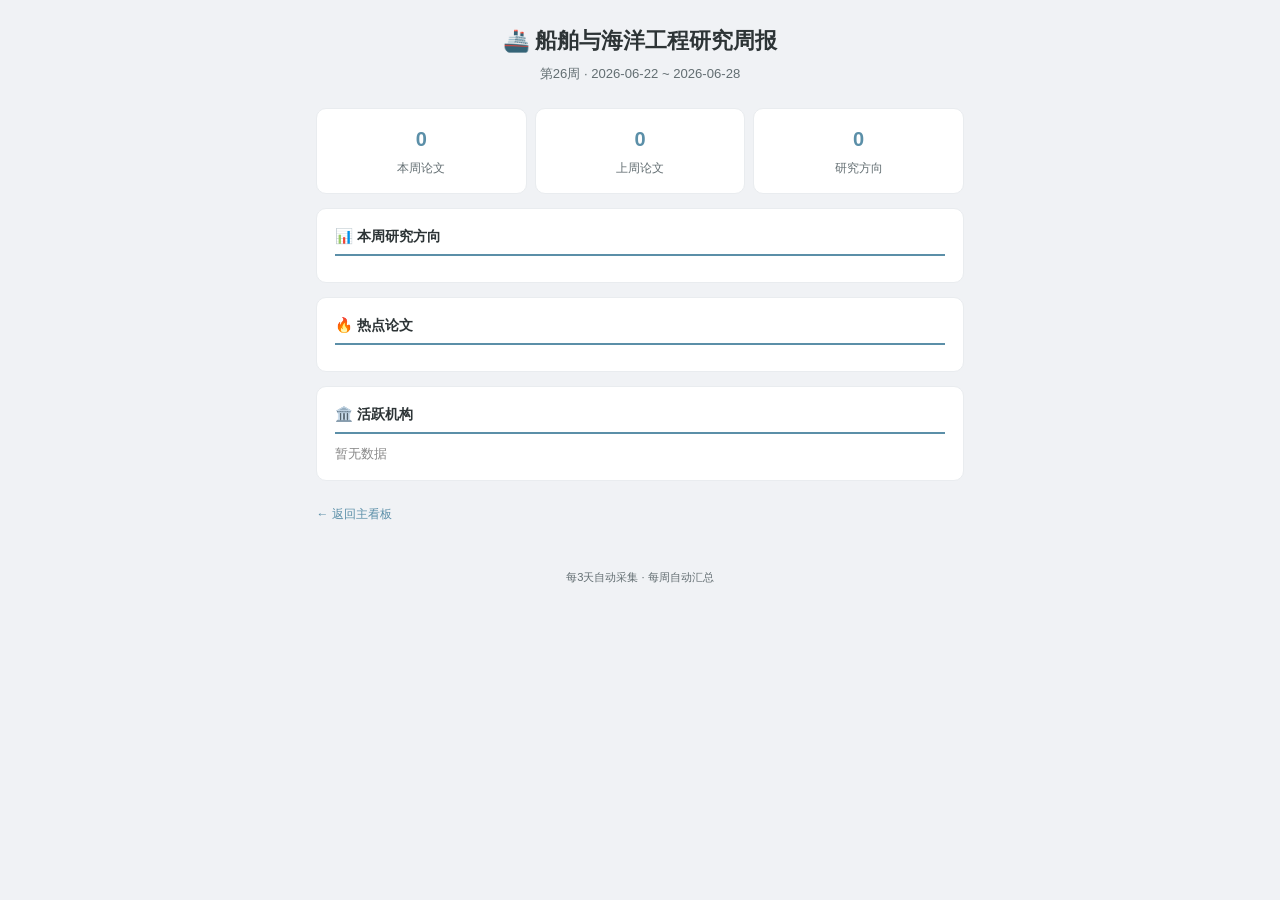
<file: weekly.html>
<!DOCTYPE html>
<html lang="zh-CN">
<head>
<meta charset="UTF-8"><meta name="viewport" content="width=device-width,initial-scale=1">
<title>船舶与海洋工程研究周报 &middot; 第26周</title>
<link rel="stylesheet" href="style.css">
<style>body{background:#f0f2f5}.wp{max-width:680px;margin:0 auto;padding:24px 16px}.wh{text-align:center;margin-bottom:24px}.wh h1{font-size:1.35rem;font-weight:700}.wh .s{color:#636e72;font-size:.82rem;margin-top:4px}.ws{background:#fff;border-radius:10px;padding:16px 18px;border:1px solid #e9ecef;margin-bottom:14px}.ws h2{font-size:.9rem;font-weight:600;margin-bottom:10px;padding-bottom:6px;border-bottom:2px solid #5B8FA8}.wss{display:grid;grid-template-columns:repeat(3,1fr);gap:8px;margin-bottom:14px}.wsc{text-align:center;padding:14px 8px;background:#fff;border-radius:10px;border:1px solid #e9ecef}.wsc .n{display:block;font-size:1.25rem;font-weight:700;color:#5B8FA8}.wsc .l{font-size:.72rem;color:#636e72;margin-top:2px}.wl{display:flex;justify-content:space-between;padding:5px 0;font-size:.8rem;border-bottom:1px solid #f0f0f0}.wl:last-child{border:none}.wc{font-weight:600;color:#5B8FA8}.ch-up{color:#27ae60;font-size:.72rem;margin-left:6px}.ch-down{color:#e74c3c;font-size:.72rem;margin-left:6px}.pr{display:flex;gap:8px;padding:6px 0;border-bottom:1px solid #f0f0f0}.pr:last-child{border:none}.pn{font-weight:700;color:#5B8FA8;min-width:20px}.pb{flex:1;min-width:0}.pt{font-size:.8rem;font-weight:500}.pt a{color:#2d3436}.pt a:hover{color:#5B8FA8}.pm{font-size:.7rem;color:#636e72;margin-top:1px}.doi{font-family:monospace;font-size:.65rem;color:#5B8FA8!important;word-break:break-all}.bk{display:inline-block;margin-top:10px;font-size:.76rem;color:#5B8FA8}footer{text-align:center;padding:20px;color:#636e72;font-size:.7rem;max-width:680px;margin:0 auto}</style>
</head>
<body>
<div class="wp">
<div class="wh"><h1>🚢 船舶与海洋工程研究周报</h1><p class="s">第26周 &middot; 2026-06-22 ~ 2026-06-28</p></div>
<div class="wss"><div class="wsc"><span class="n">0</span><span class="l">本周论文</span></div><div class="wsc"><span class="n">0</span><span class="l">上周论文</span></div><div class="wsc"><span class="n">0</span><span class="l">研究方向</span></div></div>
<div class="ws"><h2>📊 本周研究方向</h2></div>
<div class="ws"><h2>🔥 热点论文</h2></div>
<div class="ws"><h2>🏛️ 活跃机构</h2><p style="color:#888;font-size:.8rem">暂无数据</p></div>
<a href="index.html" class="bk">← 返回主看板</a>
</div>
<footer>每3天自动采集 &middot; 每周自动汇总</footer>
</body>
</html>
</file>
<file: style.css>
/* 🚢 船舶研究动态 v2 · 简约统计看板 */
:root{--bg:#f8f9fa;--card:#fff;--text:#2d3436;--muted:#636e72;--bd:#e9ecef;--accent:#5B8FA8;--r:10px}
*{margin:0;padding:0;box-sizing:border-box}
body{font-family:-apple-system,"PingFang SC","Microsoft YaHei",sans-serif;background:var(--bg);color:var(--text);line-height:1.6;font-size:15px}
a{color:var(--accent);text-decoration:none}a:hover{text-decoration:underline}

/* Header */
header{text-align:center;padding:32px 20px 20px;background:var(--card);border-bottom:1px solid var(--bd)}
header h1{font-size:1.5rem;font-weight:700;letter-spacing:-.5px}
header .sub{color:var(--muted);font-size:.85rem;margin-top:4px}
header .meta{color:var(--muted);font-size:.75rem;margin-top:6px}

/* Main */
main{max-width:1040px;margin:0 auto;padding:20px 16px 32px}

/* Stats Row */
.stats-row{display:grid;grid-template-columns:repeat(5,1fr);gap:8px;margin-bottom:24px}
.sc{background:var(--card);border-radius:var(--r);padding:14px 8px;text-align:center;border:1px solid var(--bd)}
.sc .n{display:block;font-size:1.3rem;font-weight:700;color:var(--accent);line-height:1.2}
.sc .l{display:block;font-size:.72rem;color:var(--muted);margin-top:2px}

/* Charts */
.charts-row{display:grid;grid-template-columns:1fr 1fr 1fr;gap:14px;margin-bottom:28px}
.cc{background:var(--card);border-radius:var(--r);padding:16px;border:1px solid var(--bd)}
.cc h2{font-size:.9rem;font-weight:600;margin-bottom:10px}
.cw{position:relative;height:230px}
@media(max-width:800px){.charts-row{grid-template-columns:1fr}.cw{height:210px}}

/* Hot Papers */
.hot{background:var(--card);border-radius:var(--r);padding:18px 20px;border:1px solid var(--bd);margin-bottom:24px}
.hot h2{font-size:.95rem;font-weight:600;margin-bottom:2px}
.hot .hint{font-size:.72rem;color:var(--muted);margin-bottom:12px}
.hp{display:flex;gap:10px;padding:8px 0;border-bottom:1px solid #f0f0f0}.hp:last-child{border:none}
.hp-num{font-size:1rem;font-weight:700;color:var(--accent);min-width:22px;text-align:center;padding-top:2px}
.hp-body{flex:1;min-width:0}
.hp-title{font-size:.85rem;font-weight:500;line-height:1.4;margin-bottom:2px}
.hp-title a{color:var(--text)}.hp-title a:hover{color:var(--accent)}
.hp-meta{font-size:.72rem;color:var(--muted);display:flex;gap:10px;flex-wrap:wrap;align-items:center}
.hp-meta .cite{color:#C98B7A;font-weight:500}
.hp-meta .rank{font-weight:500;padding:1px 6px;border-radius:3px;background:#f8f8f8}

/* Topic Detail */
.detail{background:var(--card);border-radius:var(--r);padding:18px 20px;border:1px solid var(--bd)}
.detail h2{font-size:.95rem;font-weight:600;margin-bottom:10px}
.tf{margin-bottom:10px}
.tf input{width:100%;padding:8px 12px;border:1px solid var(--bd);border-radius:6px;font-size:.85rem;outline:0;background:var(--bg)}
.tf input:focus{border-color:var(--accent)}
.ts{border-bottom:1px solid var(--bd)}.ts:last-child{border:none}
.th{display:flex;align-items:center;gap:8px;padding:10px 0;cursor:pointer;user-select:none}
.th:hover{opacity:.8}
.dot{width:9px;height:9px;border-radius:50%;flex-shrink:0}
.tn{flex:1;font-weight:500;font-size:.88rem}
.tc{font-size:.78rem;color:var(--muted);background:var(--bg);padding:1px 8px;border-radius:10px;white-space:nowrap}
.ti{font-size:.72rem;color:var(--muted);white-space:nowrap}
.tic{font-size:.75rem;color:var(--muted);width:14px;text-align:center}.tic.opened{transform:rotate(90deg)}
.tb{display:none;padding:0 0 10px 17px}
.pi{padding:6px 0;border-bottom:1px solid #f3f3f3}.pi:last-child{border:none}
.pi-title{font-size:.82rem;font-weight:500;line-height:1.4;margin-bottom:1px}
.pi-title a{color:var(--text)}.pi-title a:hover{color:var(--accent)}
.pi-meta{font-size:.7rem;color:var(--muted);display:flex;gap:8px;flex-wrap:wrap}
.pi-meta .au{color:#888}
.pi-meta .ci{color:#C98B7A}
.doi{font-family:"SF Mono","Consolas",monospace;font-size:.68rem;color:var(--accent)!important;word-break:break-all}
.m{font-size:.75rem;color:var(--muted);padding:4px 0}

/* ─── 文献收藏 ─── */
.bm-btn{background:none;border:none;cursor:pointer;font-size:1rem;padding:0 4px;line-height:1;color:#e0b800;transition:color .15s,transform .15s;flex-shrink:0}
.bm-btn:hover{color:#f39c12;transform:scale(1.3)}
.bm-btn.bm-on{color:#f1c40f;text-shadow:0 0 4px rgba(241,196,15,0.5)}
.pi-t{display:flex;align-items:flex-start;gap:4px}
.pi-t a{flex:1;min-width:0}
.hp{position:relative}
.hp .bm-btn{position:absolute;right:8px;top:8px;font-size:1.05rem}
.hp-b{padding-right:28px}

/* ─── 搜索筛选栏 ─── */
.search-bar{display:flex;gap:8px;flex-wrap:wrap;align-items:center;margin-bottom:10px}
.ps-input{flex:2;min-width:160px;padding:8px 12px;border:1px solid var(--bd);border-radius:6px;font-size:.85rem;outline:0;background:var(--bg)}
.ps-input:focus{border-color:var(--accent)}
.sf{padding:7px 10px;border:1px solid var(--bd);border-radius:6px;font-size:.8rem;outline:0;background:var(--card);color:var(--text);cursor:pointer}
.sf:focus{border-color:var(--accent)}
.result-count{font-size:.78rem;color:var(--muted);white-space:nowrap}

/* ─── 筛选汇总视图 ─── */
.filter-summary{display:flex;align-items:center;gap:10px;flex-wrap:wrap;padding:10px 14px;background:#f0f6f9;border-radius:8px;margin-bottom:10px;font-size:.82rem}
.fs-badge{display:flex;gap:8px;flex-wrap:wrap}
.fs-badge span{padding:2px 10px;border-radius:4px;font-weight:500}
.fs-count{color:var(--accent);font-weight:600;white-space:nowrap}
.filter-results{margin-bottom:14px}
.fr-title{font-size:.85rem;font-weight:600;margin-bottom:8px;color:var(--text)}
.fr-item{display:flex;align-items:flex-start;gap:6px;padding:6px 10px;border-bottom:1px solid #f0f0f0;font-size:.82rem}
.fr-item:last-child{border:none}
.fr-item a{flex:1;min-width:0;color:var(--text);line-height:1.4}
.fr-item a:hover{color:var(--accent)}
.fr-meta{font-size:.7rem;color:var(--muted);display:flex;gap:8px;flex-wrap:wrap}
.fr-empty{padding:12px;text-align:center;color:var(--muted);font-size:.85rem}
.fr-more{padding:8px;text-align:center;color:var(--muted);font-size:.78rem}
.fr-item .bm-btn{font-size:.85rem;padding:0 2px}

/* ─── 本期新增 ─── */
.new-section{background:linear-gradient(135deg,#f0f9f0,#e8f5e9);border-radius:var(--r);padding:16px 20px;border:1px solid #c8e6c9;margin-bottom:20px}
.new-section h2{font-size:.95rem;font-weight:600;margin-bottom:10px;display:flex;align-items:center;gap:8px}
.new-count{font-size:.72rem;color:#388e3c;background:#c8e6c9;padding:1px 8px;border-radius:10px;font-weight:400}
.new-section .hp{border-bottom-color:#c8e6c9}
.new-section .hp:last-child{border:none}
.new-badge{font-size:1rem;min-width:26px;text-align:center}

/* Footer */
footer{text-align:center;padding:20px;color:var(--muted);font-size:.72rem;max-width:1040px;margin:0 auto}
footer a{color:var(--muted)}footer a:hover{color:var(--accent)}

@media(max-width:640px){
    .stats-row{grid-template-columns:repeat(3,1fr)}
    .stats-row .sc:last-child{display:none}
    .ti{display:none}
    header h1{font-size:1.2rem}
}

/* ─── Author & Institution ─── */
.ai-s{background:var(--card);border-radius:var(--r);padding:14px 16px;border:1px solid var(--bd);margin-bottom:14px}
.ai-s h2{font-size:.88rem;font-weight:600;margin-bottom:8px}
.ai-l{display:grid;grid-template-columns:1fr 1fr;gap:3px}
.ai-item{display:flex;justify-content:space-between;padding:4px 6px;font-size:.78rem;border-bottom:1px solid #f5f5f5}
.ai-item:last-child{border:none}
.ai-name{flex:1;min-width:0;white-space:nowrap;overflow:hidden;text-overflow:ellipsis;color:var(--text)}
.ai-count{font-weight:600;color:var(--accent);min-width:24px;text-align:right}
@media(max-width:640px){.ai-l{grid-template-columns:1fr}}

/* ─── 地域分布 ─── */
.country-s{background:var(--card);border-radius:var(--r);padding:14px 16px;border:1px solid var(--bd);margin-bottom:14px}
.country-s h2{font-size:.88rem;font-weight:600;margin-bottom:10px}
.country-grid{display:grid;grid-template-columns:1fr 1fr;gap:8px;align-items:center}
.cg-item{display:flex;align-items:center;gap:6px;font-size:.82rem;padding:6px 10px;border-radius:6px}
.cg-item.cn{background:#e8f0f5}
.cg-item.intl{background:#f5ebe8}
.cg-flag{font-size:1.1rem}
.cg-name{font-weight:600;min-width:28px}
.cg-count{color:var(--accent);font-weight:700;min-width:40px;text-align:right}
.cg-insts{color:var(--muted);font-size:.72rem}
.country-bar-inner{grid-column:1/-1;height:20px;background:#eef0f2;border-radius:10px;overflow:hidden;display:flex}
.cbar{height:100%;transition:width 0.5s}
.cbar.cn{background:#5B8FA8}
.cbar.intl{background:#C98B7A}

/* ─── 关键词热度 ─── */
.kw-section{background:var(--card);border-radius:var(--r);padding:14px 16px;border:1px solid var(--bd);margin-bottom:14px}
.kw-section h2{font-size:.88rem;font-weight:600;margin-bottom:10px}
.kw-grid{display:grid;grid-template-columns:repeat(auto-fill,minmax(240px,1fr));gap:8px}
.kw-item{border:1px solid #eef0f2;border-radius:6px;padding:8px 10px}
.kw-name{font-size:.82rem;font-weight:600;color:var(--text);margin-bottom:4px}
.kw-count{font-size:.72rem;color:var(--accent);margin-bottom:6px}
.kw-trend{display:flex;flex-direction:column;gap:2px}
.kw-bar{display:flex;align-items:center;gap:4px;font-size:.65rem}
.kw-y{color:var(--muted);min-width:28px}
.kw-fill-w{flex:1;height:8px;background:#eef0f2;border-radius:4px;overflow:hidden}
.kw-fill{height:100%;background:var(--accent);border-radius:4px;transition:width .3s}
.kw-c{color:var(--muted);min-width:16px;text-align:right}

/* Topic keywords */
.tks{font-size:.7rem;color:var(--muted);max-width:200px;overflow:hidden;text-overflow:ellipsis;white-space:nowrap}
.sk{font-size:.65rem;color:var(--accent);background:#e8f0f5;padding:0 5px;border-radius:3px}

/* ─── 方向筛选 ─── */
.df{display:flex;flex-wrap:wrap;gap:5px;margin-bottom:10px}
.df-btn{font-size:.75rem;padding:4px 12px;border:1px solid var(--bd);border-radius:16px;background:var(--card);cursor:pointer;color:var(--text);transition:all .15s;border-left:3px solid #ccc;white-space:nowrap}
.df-btn:hover{background:#eef0f2}
.df-btn.active{background:var(--accent);color:#fff;border-color:var(--accent);font-weight:600}

/* ─── 亮点提炼 ─── */
.hl{display:flex;align-items:flex-start;gap:10px;background:linear-gradient(135deg,#fff8f0,#fff);border:1px solid #f0dcc0;border-radius:var(--r);padding:12px 16px;margin-bottom:16px}
.hl-badge{font-size:.75rem;font-weight:700;color:#C0392B;background:#fde8e0;padding:2px 10px;border-radius:4px;white-space:nowrap}
.hl-txt{font-size:.82rem;line-height:1.5;color:var(--text);flex:1}
.hl-txt b{color:var(--accent)}
.hl-title{font-size:.9rem;font-weight:600;color:var(--text);margin-bottom:4px}
.hl-meta{font-size:.75rem;color:var(--muted);margin-bottom:6px}
.hl-desc{font-size:.8rem;color:#555;line-height:1.5;padding:6px 0}
.hl-doi{font-size:.72rem;margin-top:4px}

/* 机构×方向交叉矩阵 */
.cross-s { margin: 18px 10px; }
.cross-tbl { width: 100%; border-collapse: collapse; font-size: .75rem; }
.cross-tbl th { background: #1F4E79; color: #fff; padding: 6px 4px; text-align: center; font-weight: 500; position: sticky; top: 0; }
.cross-tbl td { padding: 4px 6px; text-align: center; border-bottom: 1px solid #e0e0e0; }
.cross-tbl .ci-name { text-align: left; font-weight: 500; white-space: nowrap; max-width: 140px; overflow: hidden; text-overflow: ellipsis; }
.cross-tbl .ci-n { font-weight: 600; color: #1F4E79; }
.cross-tbl .ci-0 { color: #ccc; }
.cross-tbl tr:hover { background: #f5f8fc; }

/* 关键词增长率图标 */
.gr-up { color: #27ae60; font-size: .7rem; margin-left: 3px; }
.gr-down { color: #e74c3c; font-size: .7rem; margin-left: 3px; }
.gr-flat { color: #95a5a6; font-size: .7rem; margin-left: 3px; }
</file>
<file: docs/style.css>
/* 🚢 船舶研究动态 v2 · 简约统计看板 */
:root{--bg:#f8f9fa;--card:#fff;--text:#2d3436;--muted:#636e72;--bd:#e9ecef;--accent:#5B8FA8;--r:10px}
*{margin:0;padding:0;box-sizing:border-box}
body{font-family:-apple-system,"PingFang SC","Microsoft YaHei",sans-serif;background:var(--bg);color:var(--text);line-height:1.6;font-size:15px}
a{color:var(--accent);text-decoration:none}a:hover{text-decoration:underline}

/* Header */
header{text-align:center;padding:32px 20px 20px;background:var(--card);border-bottom:1px solid var(--bd)}
header h1{font-size:1.5rem;font-weight:700;letter-spacing:-.5px}
header .sub{color:var(--muted);font-size:.85rem;margin-top:4px}
header .meta{color:var(--muted);font-size:.75rem;margin-top:6px}

/* Main */
main{max-width:1040px;margin:0 auto;padding:20px 16px 32px}

/* Stats Row */
.stats-row{display:grid;grid-template-columns:repeat(5,1fr);gap:8px;margin-bottom:24px}
.sc{background:var(--card);border-radius:var(--r);padding:14px 8px;text-align:center;border:1px solid var(--bd)}
.sc .n{display:block;font-size:1.3rem;font-weight:700;color:var(--accent);line-height:1.2}
.sc .l{display:block;font-size:.72rem;color:var(--muted);margin-top:2px}

/* Charts */
.charts-row{display:grid;grid-template-columns:1fr 1fr 1fr;gap:14px;margin-bottom:28px}
.cc{background:var(--card);border-radius:var(--r);padding:16px;border:1px solid var(--bd)}
.cc h2{font-size:.9rem;font-weight:600;margin-bottom:10px}
.cw{position:relative;height:230px}
@media(max-width:800px){.charts-row{grid-template-columns:1fr}.cw{height:210px}}

/* Hot Papers */
.hot{background:var(--card);border-radius:var(--r);padding:18px 20px;border:1px solid var(--bd);margin-bottom:24px}
.hot h2{font-size:.95rem;font-weight:600;margin-bottom:2px}
.hot .hint{font-size:.72rem;color:var(--muted);margin-bottom:12px}
.hp{display:flex;gap:10px;padding:8px 0;border-bottom:1px solid #f0f0f0}.hp:last-child{border:none}
.hp-num{font-size:1rem;font-weight:700;color:var(--accent);min-width:22px;text-align:center;padding-top:2px}
.hp-body{flex:1;min-width:0}
.hp-title{font-size:.85rem;font-weight:500;line-height:1.4;margin-bottom:2px}
.hp-title a{color:var(--text)}.hp-title a:hover{color:var(--accent)}
.hp-meta{font-size:.72rem;color:var(--muted);display:flex;gap:10px;flex-wrap:wrap;align-items:center}
.hp-meta .cite{color:#C98B7A;font-weight:500}
.hp-meta .rank{font-weight:500;padding:1px 6px;border-radius:3px;background:#f8f8f8}

/* Topic Detail */
.detail{background:var(--card);border-radius:var(--r);padding:18px 20px;border:1px solid var(--bd)}
.detail h2{font-size:.95rem;font-weight:600;margin-bottom:10px}
.tf{margin-bottom:10px}
.tf input{width:100%;padding:8px 12px;border:1px solid var(--bd);border-radius:6px;font-size:.85rem;outline:0;background:var(--bg)}
.tf input:focus{border-color:var(--accent)}
.ts{border-bottom:1px solid var(--bd)}.ts:last-child{border:none}
.th{display:flex;align-items:center;gap:8px;padding:10px 0;cursor:pointer;user-select:none}
.th:hover{opacity:.8}
.dot{width:9px;height:9px;border-radius:50%;flex-shrink:0}
.tn{flex:1;font-weight:500;font-size:.88rem}
.tc{font-size:.78rem;color:var(--muted);background:var(--bg);padding:1px 8px;border-radius:10px;white-space:nowrap}
.ti{font-size:.72rem;color:var(--muted);white-space:nowrap}
.tic{font-size:.75rem;color:var(--muted);width:14px;text-align:center}.tic.opened{transform:rotate(90deg)}
.tb{display:none;padding:0 0 10px 17px}
.pi{padding:6px 0;border-bottom:1px solid #f3f3f3}.pi:last-child{border:none}
.pi-title{font-size:.82rem;font-weight:500;line-height:1.4;margin-bottom:1px}
.pi-title a{color:var(--text)}.pi-title a:hover{color:var(--accent)}
.pi-meta{font-size:.7rem;color:var(--muted);display:flex;gap:8px;flex-wrap:wrap}
.pi-meta .au{color:#888}
.pi-meta .ci{color:#C98B7A}
.doi{font-family:"SF Mono","Consolas",monospace;font-size:.68rem;color:var(--accent)!important;word-break:break-all}
.m{font-size:.75rem;color:var(--muted);padding:4px 0}

/* ─── 文献收藏 ─── */
.bm-btn{background:none;border:none;cursor:pointer;font-size:1rem;padding:0 4px;line-height:1;color:#e0b800;transition:color .15s,transform .15s;flex-shrink:0}
.bm-btn:hover{color:#f39c12;transform:scale(1.3)}
.bm-btn.bm-on{color:#f1c40f;text-shadow:0 0 4px rgba(241,196,15,0.5)}
.pi-t{display:flex;align-items:flex-start;gap:4px}
.pi-t a{flex:1;min-width:0}
.hp{position:relative}
.hp .bm-btn{position:absolute;right:8px;top:8px;font-size:1.05rem}
.hp-b{padding-right:28px}

/* ─── 搜索筛选栏 ─── */
.search-bar{display:flex;gap:8px;flex-wrap:wrap;align-items:center;margin-bottom:10px}
.ps-input{flex:2;min-width:160px;padding:8px 12px;border:1px solid var(--bd);border-radius:6px;font-size:.85rem;outline:0;background:var(--bg)}
.ps-input:focus{border-color:var(--accent)}
.sf{padding:7px 10px;border:1px solid var(--bd);border-radius:6px;font-size:.8rem;outline:0;background:var(--card);color:var(--text);cursor:pointer}
.sf:focus{border-color:var(--accent)}
.result-count{font-size:.78rem;color:var(--muted);white-space:nowrap}

/* ─── 筛选汇总视图 ─── */
.filter-summary{display:flex;align-items:center;gap:10px;flex-wrap:wrap;padding:10px 14px;background:#f0f6f9;border-radius:8px;margin-bottom:10px;font-size:.82rem}
.fs-badge{display:flex;gap:8px;flex-wrap:wrap}
.fs-badge span{padding:2px 10px;border-radius:4px;font-weight:500}
.fs-count{color:var(--accent);font-weight:600;white-space:nowrap}
.filter-results{margin-bottom:14px}
.fr-title{font-size:.85rem;font-weight:600;margin-bottom:8px;color:var(--text)}
.fr-item{display:flex;align-items:flex-start;gap:6px;padding:6px 10px;border-bottom:1px solid #f0f0f0;font-size:.82rem}
.fr-item:last-child{border:none}
.fr-item a{flex:1;min-width:0;color:var(--text);line-height:1.4}
.fr-item a:hover{color:var(--accent)}
.fr-meta{font-size:.7rem;color:var(--muted);display:flex;gap:8px;flex-wrap:wrap}
.fr-empty{padding:12px;text-align:center;color:var(--muted);font-size:.85rem}
.fr-more{padding:8px;text-align:center;color:var(--muted);font-size:.78rem}
.fr-item .bm-btn{font-size:.85rem;padding:0 2px}

/* ─── 本期新增 ─── */
.new-section{background:linear-gradient(135deg,#f0f9f0,#e8f5e9);border-radius:var(--r);padding:16px 20px;border:1px solid #c8e6c9;margin-bottom:20px}
.new-section h2{font-size:.95rem;font-weight:600;margin-bottom:10px;display:flex;align-items:center;gap:8px}
.new-count{font-size:.72rem;color:#388e3c;background:#c8e6c9;padding:1px 8px;border-radius:10px;font-weight:400}
.new-section .hp{border-bottom-color:#c8e6c9}
.new-section .hp:last-child{border:none}
.new-badge{font-size:1rem;min-width:26px;text-align:center}

/* Footer */
footer{text-align:center;padding:20px;color:var(--muted);font-size:.72rem;max-width:1040px;margin:0 auto}
footer a{color:var(--muted)}footer a:hover{color:var(--accent)}

@media(max-width:640px){
    .stats-row{grid-template-columns:repeat(3,1fr)}
    .stats-row .sc:last-child{display:none}
    .ti{display:none}
    header h1{font-size:1.2rem}
}

/* ─── Author & Institution ─── */
.ai-s{background:var(--card);border-radius:var(--r);padding:14px 16px;border:1px solid var(--bd);margin-bottom:14px}
.ai-s h2{font-size:.88rem;font-weight:600;margin-bottom:8px}
.ai-l{display:grid;grid-template-columns:1fr 1fr;gap:3px}
.ai-item{display:flex;justify-content:space-between;padding:4px 6px;font-size:.78rem;border-bottom:1px solid #f5f5f5}
.ai-item:last-child{border:none}
.ai-name{flex:1;min-width:0;white-space:nowrap;overflow:hidden;text-overflow:ellipsis;color:var(--text)}
.ai-count{font-weight:600;color:var(--accent);min-width:24px;text-align:right}
@media(max-width:640px){.ai-l{grid-template-columns:1fr}}

/* ─── 地域分布 ─── */
.country-s{background:var(--card);border-radius:var(--r);padding:14px 16px;border:1px solid var(--bd);margin-bottom:14px}
.country-s h2{font-size:.88rem;font-weight:600;margin-bottom:10px}
.country-grid{display:grid;grid-template-columns:1fr 1fr;gap:8px;align-items:center}
.cg-item{display:flex;align-items:center;gap:6px;font-size:.82rem;padding:6px 10px;border-radius:6px}
.cg-item.cn{background:#e8f0f5}
.cg-item.intl{background:#f5ebe8}
.cg-flag{font-size:1.1rem}
.cg-name{font-weight:600;min-width:28px}
.cg-count{color:var(--accent);font-weight:700;min-width:40px;text-align:right}
.cg-insts{color:var(--muted);font-size:.72rem}
.country-bar-inner{grid-column:1/-1;height:20px;background:#eef0f2;border-radius:10px;overflow:hidden;display:flex}
.cbar{height:100%;transition:width 0.5s}
.cbar.cn{background:#5B8FA8}
.cbar.intl{background:#C98B7A}

/* ─── 关键词热度 ─── */
.kw-section{background:var(--card);border-radius:var(--r);padding:14px 16px;border:1px solid var(--bd);margin-bottom:14px}
.kw-section h2{font-size:.88rem;font-weight:600;margin-bottom:10px}
.kw-grid{display:grid;grid-template-columns:repeat(auto-fill,minmax(240px,1fr));gap:8px}
.kw-item{border:1px solid #eef0f2;border-radius:6px;padding:8px 10px}
.kw-name{font-size:.82rem;font-weight:600;color:var(--text);margin-bottom:4px}
.kw-count{font-size:.72rem;color:var(--accent);margin-bottom:6px}
.kw-trend{display:flex;flex-direction:column;gap:2px}
.kw-bar{display:flex;align-items:center;gap:4px;font-size:.65rem}
.kw-y{color:var(--muted);min-width:28px}
.kw-fill-w{flex:1;height:8px;background:#eef0f2;border-radius:4px;overflow:hidden}
.kw-fill{height:100%;background:var(--accent);border-radius:4px;transition:width .3s}
.kw-c{color:var(--muted);min-width:16px;text-align:right}

/* Topic keywords */
.tks{font-size:.7rem;color:var(--muted);max-width:200px;overflow:hidden;text-overflow:ellipsis;white-space:nowrap}
.sk{font-size:.65rem;color:var(--accent);background:#e8f0f5;padding:0 5px;border-radius:3px}

/* ─── 方向筛选 ─── */
.df{display:flex;flex-wrap:wrap;gap:5px;margin-bottom:10px}
.df-btn{font-size:.75rem;padding:4px 12px;border:1px solid var(--bd);border-radius:16px;background:var(--card);cursor:pointer;color:var(--text);transition:all .15s;border-left:3px solid #ccc;white-space:nowrap}
.df-btn:hover{background:#eef0f2}
.df-btn.active{background:var(--accent);color:#fff;border-color:var(--accent);font-weight:600}

/* ─── 亮点提炼 ─── */
.hl{display:flex;align-items:flex-start;gap:10px;background:linear-gradient(135deg,#fff8f0,#fff);border:1px solid #f0dcc0;border-radius:var(--r);padding:12px 16px;margin-bottom:16px}
.hl-badge{font-size:.75rem;font-weight:700;color:#C0392B;background:#fde8e0;padding:2px 10px;border-radius:4px;white-space:nowrap}
.hl-txt{font-size:.82rem;line-height:1.5;color:var(--text);flex:1}
.hl-txt b{color:var(--accent)}
.hl-title{font-size:.9rem;font-weight:600;color:var(--text);margin-bottom:4px}
.hl-meta{font-size:.75rem;color:var(--muted);margin-bottom:6px}
.hl-desc{font-size:.8rem;color:#555;line-height:1.5;padding:6px 0}
.hl-doi{font-size:.72rem;margin-top:4px}

/* 机构×方向交叉矩阵 */
.cross-s { margin: 18px 10px; }
.cross-tbl { width: 100%; border-collapse: collapse; font-size: .75rem; }
.cross-tbl th { background: #1F4E79; color: #fff; padding: 6px 4px; text-align: center; font-weight: 500; position: sticky; top: 0; }
.cross-tbl td { padding: 4px 6px; text-align: center; border-bottom: 1px solid #e0e0e0; }
.cross-tbl .ci-name { text-align: left; font-weight: 500; white-space: nowrap; max-width: 140px; overflow: hidden; text-overflow: ellipsis; }
.cross-tbl .ci-n { font-weight: 600; color: #1F4E79; }
.cross-tbl .ci-0 { color: #ccc; }
.cross-tbl tr:hover { background: #f5f8fc; }

/* 关键词增长率图标 */
.gr-up { color: #27ae60; font-size: .7rem; margin-left: 3px; }
.gr-down { color: #e74c3c; font-size: .7rem; margin-left: 3px; }
.gr-flat { color: #95a5a6; font-size: .7rem; margin-left: 3px; }
</file>
